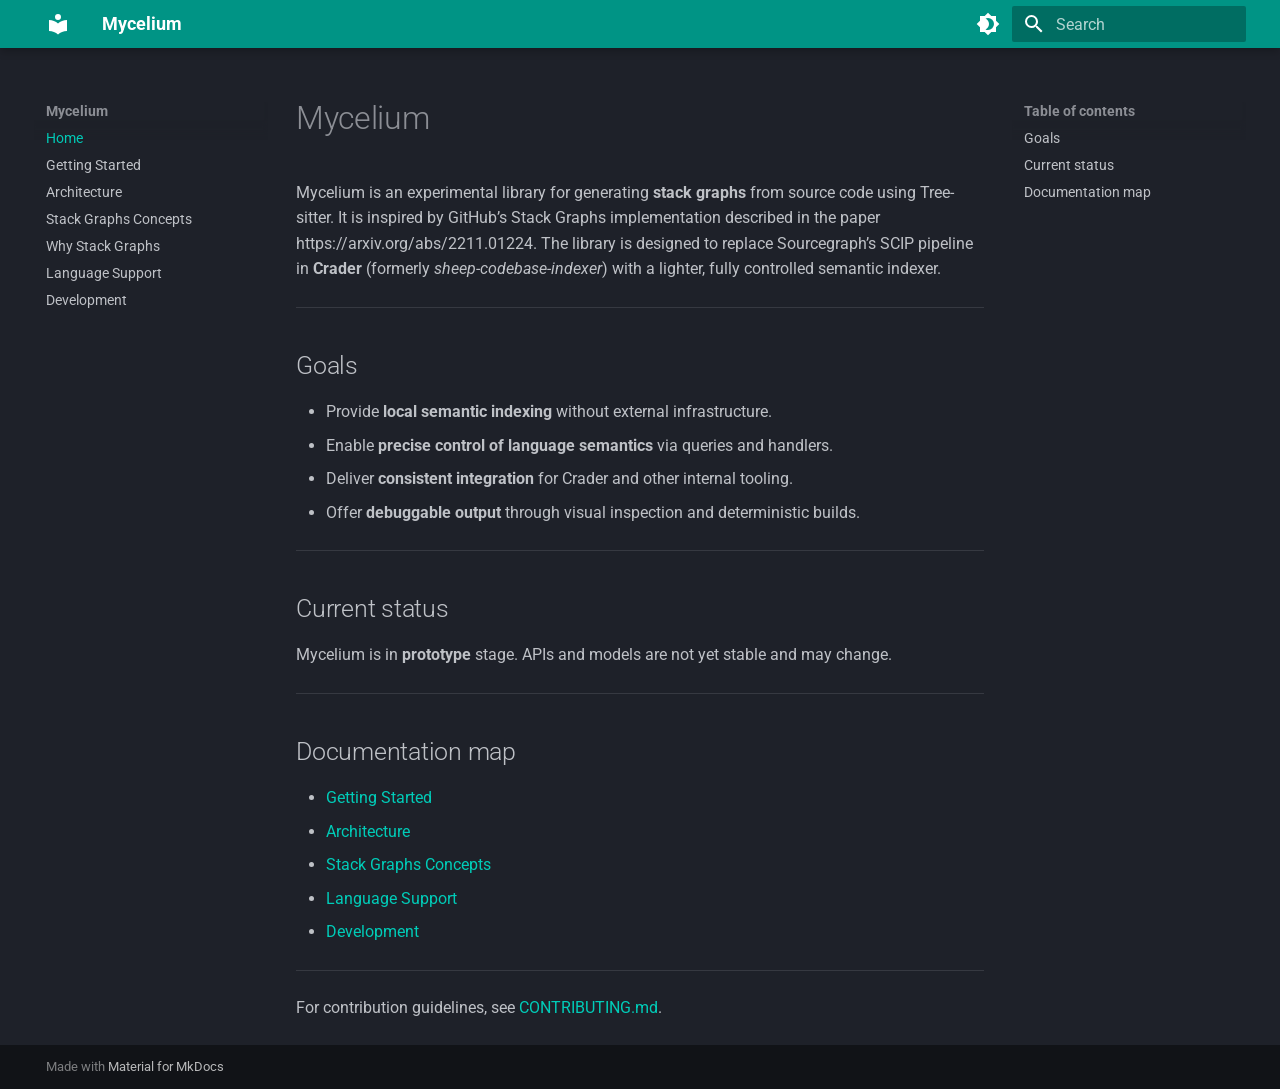
<file: index.html>
<!doctype html>
<html lang="en" class="no-js">
  <head>
    
      <meta charset="utf-8">
      <meta name="viewport" content="width=device-width,initial-scale=1">
      
        <meta name="description" content="Tree-sitter-based stack graphs for semantic indexing.">
      
      
        <meta name="author" content="Sheep Technologies">
      
      
        <link rel="canonical" href="https://sheeptechnologies.github.io/mycelium/">
      
      
      
        <link rel="next" href="getting-started/">
      
      
        
      
      
      <link rel="icon" href="assets/images/favicon.png">
      <meta name="generator" content="mkdocs-1.6.1, mkdocs-material-9.7.1">
    
    
      
        <title>Mycelium</title>
      
    
    
      <link rel="stylesheet" href="assets/stylesheets/main.484c7ddc.min.css">
      
        
        <link rel="stylesheet" href="assets/stylesheets/palette.ab4e12ef.min.css">
      
      


    
    
      
    
    
      
        
        
        <link rel="preconnect" href="https://fonts.gstatic.com" crossorigin>
        <link rel="stylesheet" href="https://fonts.googleapis.com/css?family=Roboto:300,300i,400,400i,700,700i%7CRoboto+Mono:400,400i,700,700i&display=fallback">
        <style>:root{--md-text-font:"Roboto";--md-code-font:"Roboto Mono"}</style>
      
    
    
    <script>__md_scope=new URL(".",location),__md_hash=e=>[...e].reduce(((e,_)=>(e<<5)-e+_.charCodeAt(0)),0),__md_get=(e,_=localStorage,t=__md_scope)=>JSON.parse(_.getItem(t.pathname+"."+e)),__md_set=(e,_,t=localStorage,a=__md_scope)=>{try{t.setItem(a.pathname+"."+e,JSON.stringify(_))}catch(e){}}</script>
    
      

    
    
  </head>
  
  
    
    
      
    
    
    
    
    <body dir="ltr" data-md-color-scheme="slate" data-md-color-primary="teal" data-md-color-accent="purple">
  
    
    <input class="md-toggle" data-md-toggle="drawer" type="checkbox" id="__drawer" autocomplete="off">
    <input class="md-toggle" data-md-toggle="search" type="checkbox" id="__search" autocomplete="off">
    <label class="md-overlay" for="__drawer"></label>
    <div data-md-component="skip">
      
        
        <a href="#mycelium" class="md-skip">
          Skip to content
        </a>
      
    </div>
    <div data-md-component="announce">
      
    </div>
    
    
      

  

<header class="md-header md-header--shadow" data-md-component="header">
  <nav class="md-header__inner md-grid" aria-label="Header">
    <a href="." title="Mycelium" class="md-header__button md-logo" aria-label="Mycelium" data-md-component="logo">
      
  
  <svg xmlns="http://www.w3.org/2000/svg" viewBox="0 0 24 24"><path d="M12 8a3 3 0 0 0 3-3 3 3 0 0 0-3-3 3 3 0 0 0-3 3 3 3 0 0 0 3 3m0 3.54C9.64 9.35 6.5 8 3 8v11c3.5 0 6.64 1.35 9 3.54 2.36-2.19 5.5-3.54 9-3.54V8c-3.5 0-6.64 1.35-9 3.54"/></svg>

    </a>
    <label class="md-header__button md-icon" for="__drawer">
      
      <svg xmlns="http://www.w3.org/2000/svg" viewBox="0 0 24 24"><path d="M3 6h18v2H3zm0 5h18v2H3zm0 5h18v2H3z"/></svg>
    </label>
    <div class="md-header__title" data-md-component="header-title">
      <div class="md-header__ellipsis">
        <div class="md-header__topic">
          <span class="md-ellipsis">
            Mycelium
          </span>
        </div>
        <div class="md-header__topic" data-md-component="header-topic">
          <span class="md-ellipsis">
            
              Home
            
          </span>
        </div>
      </div>
    </div>
    
      
        <form class="md-header__option" data-md-component="palette">
  
    
    
    
    <input class="md-option" data-md-color-media="" data-md-color-scheme="slate" data-md-color-primary="teal" data-md-color-accent="purple"  aria-label="Switch to light mode"  type="radio" name="__palette" id="__palette_0">
    
      <label class="md-header__button md-icon" title="Switch to light mode" for="__palette_1" hidden>
        <svg xmlns="http://www.w3.org/2000/svg" viewBox="0 0 24 24"><path d="M12 18c-.89 0-1.74-.2-2.5-.55C11.56 16.5 13 14.42 13 12s-1.44-4.5-3.5-5.45C10.26 6.2 11.11 6 12 6a6 6 0 0 1 6 6 6 6 0 0 1-6 6m8-9.31V4h-4.69L12 .69 8.69 4H4v4.69L.69 12 4 15.31V20h4.69L12 23.31 15.31 20H20v-4.69L23.31 12z"/></svg>
      </label>
    
  
    
    
    
    <input class="md-option" data-md-color-media="" data-md-color-scheme="default" data-md-color-primary="teal" data-md-color-accent="purple"  aria-label="Switch to dark mode"  type="radio" name="__palette" id="__palette_1">
    
      <label class="md-header__button md-icon" title="Switch to dark mode" for="__palette_0" hidden>
        <svg xmlns="http://www.w3.org/2000/svg" viewBox="0 0 24 24"><path d="M12 8a4 4 0 0 0-4 4 4 4 0 0 0 4 4 4 4 0 0 0 4-4 4 4 0 0 0-4-4m0 10a6 6 0 0 1-6-6 6 6 0 0 1 6-6 6 6 0 0 1 6 6 6 6 0 0 1-6 6m8-9.31V4h-4.69L12 .69 8.69 4H4v4.69L.69 12 4 15.31V20h4.69L12 23.31 15.31 20H20v-4.69L23.31 12z"/></svg>
      </label>
    
  
</form>
      
    
    
      <script>var palette=__md_get("__palette");if(palette&&palette.color){if("(prefers-color-scheme)"===palette.color.media){var media=matchMedia("(prefers-color-scheme: light)"),input=document.querySelector(media.matches?"[data-md-color-media='(prefers-color-scheme: light)']":"[data-md-color-media='(prefers-color-scheme: dark)']");palette.color.media=input.getAttribute("data-md-color-media"),palette.color.scheme=input.getAttribute("data-md-color-scheme"),palette.color.primary=input.getAttribute("data-md-color-primary"),palette.color.accent=input.getAttribute("data-md-color-accent")}for(var[key,value]of Object.entries(palette.color))document.body.setAttribute("data-md-color-"+key,value)}</script>
    
    
    
      
      
        <label class="md-header__button md-icon" for="__search">
          
          <svg xmlns="http://www.w3.org/2000/svg" viewBox="0 0 24 24"><path d="M9.5 3A6.5 6.5 0 0 1 16 9.5c0 1.61-.59 3.09-1.56 4.23l.27.27h.79l5 5-1.5 1.5-5-5v-.79l-.27-.27A6.52 6.52 0 0 1 9.5 16 6.5 6.5 0 0 1 3 9.5 6.5 6.5 0 0 1 9.5 3m0 2C7 5 5 7 5 9.5S7 14 9.5 14 14 12 14 9.5 12 5 9.5 5"/></svg>
        </label>
        <div class="md-search" data-md-component="search" role="dialog">
  <label class="md-search__overlay" for="__search"></label>
  <div class="md-search__inner" role="search">
    <form class="md-search__form" name="search">
      <input type="text" class="md-search__input" name="query" aria-label="Search" placeholder="Search" autocapitalize="off" autocorrect="off" autocomplete="off" spellcheck="false" data-md-component="search-query" required>
      <label class="md-search__icon md-icon" for="__search">
        
        <svg xmlns="http://www.w3.org/2000/svg" viewBox="0 0 24 24"><path d="M9.5 3A6.5 6.5 0 0 1 16 9.5c0 1.61-.59 3.09-1.56 4.23l.27.27h.79l5 5-1.5 1.5-5-5v-.79l-.27-.27A6.52 6.52 0 0 1 9.5 16 6.5 6.5 0 0 1 3 9.5 6.5 6.5 0 0 1 9.5 3m0 2C7 5 5 7 5 9.5S7 14 9.5 14 14 12 14 9.5 12 5 9.5 5"/></svg>
        
        <svg xmlns="http://www.w3.org/2000/svg" viewBox="0 0 24 24"><path d="M20 11v2H8l5.5 5.5-1.42 1.42L4.16 12l7.92-7.92L13.5 5.5 8 11z"/></svg>
      </label>
      <nav class="md-search__options" aria-label="Search">
        
        <button type="reset" class="md-search__icon md-icon" title="Clear" aria-label="Clear" tabindex="-1">
          
          <svg xmlns="http://www.w3.org/2000/svg" viewBox="0 0 24 24"><path d="M19 6.41 17.59 5 12 10.59 6.41 5 5 6.41 10.59 12 5 17.59 6.41 19 12 13.41 17.59 19 19 17.59 13.41 12z"/></svg>
        </button>
      </nav>
      
    </form>
    <div class="md-search__output">
      <div class="md-search__scrollwrap" tabindex="0" data-md-scrollfix>
        <div class="md-search-result" data-md-component="search-result">
          <div class="md-search-result__meta">
            Initializing search
          </div>
          <ol class="md-search-result__list" role="presentation"></ol>
        </div>
      </div>
    </div>
  </div>
</div>
      
    
    
  </nav>
  
</header>
    
    <div class="md-container" data-md-component="container">
      
      
        
          
        
      
      <main class="md-main" data-md-component="main">
        <div class="md-main__inner md-grid">
          
            
              
              <div class="md-sidebar md-sidebar--primary" data-md-component="sidebar" data-md-type="navigation" >
                <div class="md-sidebar__scrollwrap">
                  <div class="md-sidebar__inner">
                    



<nav class="md-nav md-nav--primary" aria-label="Navigation" data-md-level="0">
  <label class="md-nav__title" for="__drawer">
    <a href="." title="Mycelium" class="md-nav__button md-logo" aria-label="Mycelium" data-md-component="logo">
      
  
  <svg xmlns="http://www.w3.org/2000/svg" viewBox="0 0 24 24"><path d="M12 8a3 3 0 0 0 3-3 3 3 0 0 0-3-3 3 3 0 0 0-3 3 3 3 0 0 0 3 3m0 3.54C9.64 9.35 6.5 8 3 8v11c3.5 0 6.64 1.35 9 3.54 2.36-2.19 5.5-3.54 9-3.54V8c-3.5 0-6.64 1.35-9 3.54"/></svg>

    </a>
    Mycelium
  </label>
  
  <ul class="md-nav__list" data-md-scrollfix>
    
      
      
  
  
    
  
  
  
    <li class="md-nav__item md-nav__item--active">
      
      <input class="md-nav__toggle md-toggle" type="checkbox" id="__toc">
      
      
        
      
      
        <label class="md-nav__link md-nav__link--active" for="__toc">
          
  
  
  <span class="md-ellipsis">
    
  
    Home
  

    
  </span>
  
  

          <span class="md-nav__icon md-icon"></span>
        </label>
      
      <a href="." class="md-nav__link md-nav__link--active">
        
  
  
  <span class="md-ellipsis">
    
  
    Home
  

    
  </span>
  
  

      </a>
      
        

<nav class="md-nav md-nav--secondary" aria-label="Table of contents">
  
  
  
    
  
  
    <label class="md-nav__title" for="__toc">
      <span class="md-nav__icon md-icon"></span>
      Table of contents
    </label>
    <ul class="md-nav__list" data-md-component="toc" data-md-scrollfix>
      
        <li class="md-nav__item">
  <a href="#goals" class="md-nav__link">
    <span class="md-ellipsis">
      
        Goals
      
    </span>
  </a>
  
</li>
      
        <li class="md-nav__item">
  <a href="#current-status" class="md-nav__link">
    <span class="md-ellipsis">
      
        Current status
      
    </span>
  </a>
  
</li>
      
        <li class="md-nav__item">
  <a href="#documentation-map" class="md-nav__link">
    <span class="md-ellipsis">
      
        Documentation map
      
    </span>
  </a>
  
</li>
      
    </ul>
  
</nav>
      
    </li>
  

    
      
      
  
  
  
  
    <li class="md-nav__item">
      <a href="getting-started/" class="md-nav__link">
        
  
  
  <span class="md-ellipsis">
    
  
    Getting Started
  

    
  </span>
  
  

      </a>
    </li>
  

    
      
      
  
  
  
  
    <li class="md-nav__item">
      <a href="architecture/" class="md-nav__link">
        
  
  
  <span class="md-ellipsis">
    
  
    Architecture
  

    
  </span>
  
  

      </a>
    </li>
  

    
      
      
  
  
  
  
    <li class="md-nav__item">
      <a href="stack-graphs/" class="md-nav__link">
        
  
  
  <span class="md-ellipsis">
    
  
    Stack Graphs Concepts
  

    
  </span>
  
  

      </a>
    </li>
  

    
      
      
  
  
  
  
    <li class="md-nav__item">
      <a href="why-stack-graphs/" class="md-nav__link">
        
  
  
  <span class="md-ellipsis">
    
  
    Why Stack Graphs
  

    
  </span>
  
  

      </a>
    </li>
  

    
      
      
  
  
  
  
    <li class="md-nav__item">
      <a href="language-support/" class="md-nav__link">
        
  
  
  <span class="md-ellipsis">
    
  
    Language Support
  

    
  </span>
  
  

      </a>
    </li>
  

    
      
      
  
  
  
  
    <li class="md-nav__item">
      <a href="development/" class="md-nav__link">
        
  
  
  <span class="md-ellipsis">
    
  
    Development
  

    
  </span>
  
  

      </a>
    </li>
  

    
  </ul>
</nav>
                  </div>
                </div>
              </div>
            
            
              
              <div class="md-sidebar md-sidebar--secondary" data-md-component="sidebar" data-md-type="toc" >
                <div class="md-sidebar__scrollwrap">
                  <div class="md-sidebar__inner">
                    

<nav class="md-nav md-nav--secondary" aria-label="Table of contents">
  
  
  
    
  
  
    <label class="md-nav__title" for="__toc">
      <span class="md-nav__icon md-icon"></span>
      Table of contents
    </label>
    <ul class="md-nav__list" data-md-component="toc" data-md-scrollfix>
      
        <li class="md-nav__item">
  <a href="#goals" class="md-nav__link">
    <span class="md-ellipsis">
      
        Goals
      
    </span>
  </a>
  
</li>
      
        <li class="md-nav__item">
  <a href="#current-status" class="md-nav__link">
    <span class="md-ellipsis">
      
        Current status
      
    </span>
  </a>
  
</li>
      
        <li class="md-nav__item">
  <a href="#documentation-map" class="md-nav__link">
    <span class="md-ellipsis">
      
        Documentation map
      
    </span>
  </a>
  
</li>
      
    </ul>
  
</nav>
                  </div>
                </div>
              </div>
            
          
          
            <div class="md-content" data-md-component="content">
              
              <article class="md-content__inner md-typeset">
                
                  



<h1 id="mycelium">Mycelium<a class="headerlink" href="#mycelium" title="Permanent link">&para;</a></h1>
<p>Mycelium is an experimental library for generating <strong>stack graphs</strong> from source code using Tree-sitter. It is inspired by GitHub’s Stack Graphs implementation described in the paper https://arxiv.org/abs/2211.01224. The library is designed to replace Sourcegraph’s SCIP pipeline in <strong>Crader</strong> (formerly <em>sheep-codebase-indexer</em>) with a lighter, fully controlled semantic indexer.</p>
<hr />
<h2 id="goals">Goals<a class="headerlink" href="#goals" title="Permanent link">&para;</a></h2>
<ul>
<li>Provide <strong>local semantic indexing</strong> without external infrastructure.</li>
<li>Enable <strong>precise control of language semantics</strong> via queries and handlers.</li>
<li>Deliver <strong>consistent integration</strong> for Crader and other internal tooling.</li>
<li>Offer <strong>debuggable output</strong> through visual inspection and deterministic builds.</li>
</ul>
<hr />
<h2 id="current-status">Current status<a class="headerlink" href="#current-status" title="Permanent link">&para;</a></h2>
<p>Mycelium is in <strong>prototype</strong> stage. APIs and models are not yet stable and may change.</p>
<hr />
<h2 id="documentation-map">Documentation map<a class="headerlink" href="#documentation-map" title="Permanent link">&para;</a></h2>
<ul>
<li><a href="getting-started/">Getting Started</a></li>
<li><a href="architecture/">Architecture</a></li>
<li><a href="stack-graphs/">Stack Graphs Concepts</a></li>
<li><a href="language-support/">Language Support</a></li>
<li><a href="development/">Development</a></li>
</ul>
<hr />
<p>For contribution guidelines, see <a href="../CONTRIBUTING.md">CONTRIBUTING.md</a>.</p>












                
              </article>
            </div>
          
          
<script>var target=document.getElementById(location.hash.slice(1));target&&target.name&&(target.checked=target.name.startsWith("__tabbed_"))</script>
        </div>
        
      </main>
      
        <footer class="md-footer">
  
  <div class="md-footer-meta md-typeset">
    <div class="md-footer-meta__inner md-grid">
      <div class="md-copyright">
  
  
    Made with
    <a href="https://squidfunk.github.io/mkdocs-material/" target="_blank" rel="noopener">
      Material for MkDocs
    </a>
  
</div>
      
    </div>
  </div>
</footer>
      
    </div>
    <div class="md-dialog" data-md-component="dialog">
      <div class="md-dialog__inner md-typeset"></div>
    </div>
    
    
    
      
      
      <script id="__config" type="application/json">{"annotate": null, "base": ".", "features": ["navigation.instant", "navigation.tracking", "navigation.sections", "navigation.expand", "content.code.copy"], "search": "assets/javascripts/workers/search.2c215733.min.js", "tags": null, "translations": {"clipboard.copied": "Copied to clipboard", "clipboard.copy": "Copy to clipboard", "search.result.more.one": "1 more on this page", "search.result.more.other": "# more on this page", "search.result.none": "No matching documents", "search.result.one": "1 matching document", "search.result.other": "# matching documents", "search.result.placeholder": "Type to start searching", "search.result.term.missing": "Missing", "select.version": "Select version"}, "version": null}</script>
    
    
      <script src="assets/javascripts/bundle.79ae519e.min.js"></script>
      
    
  </body>
</html>
</file>
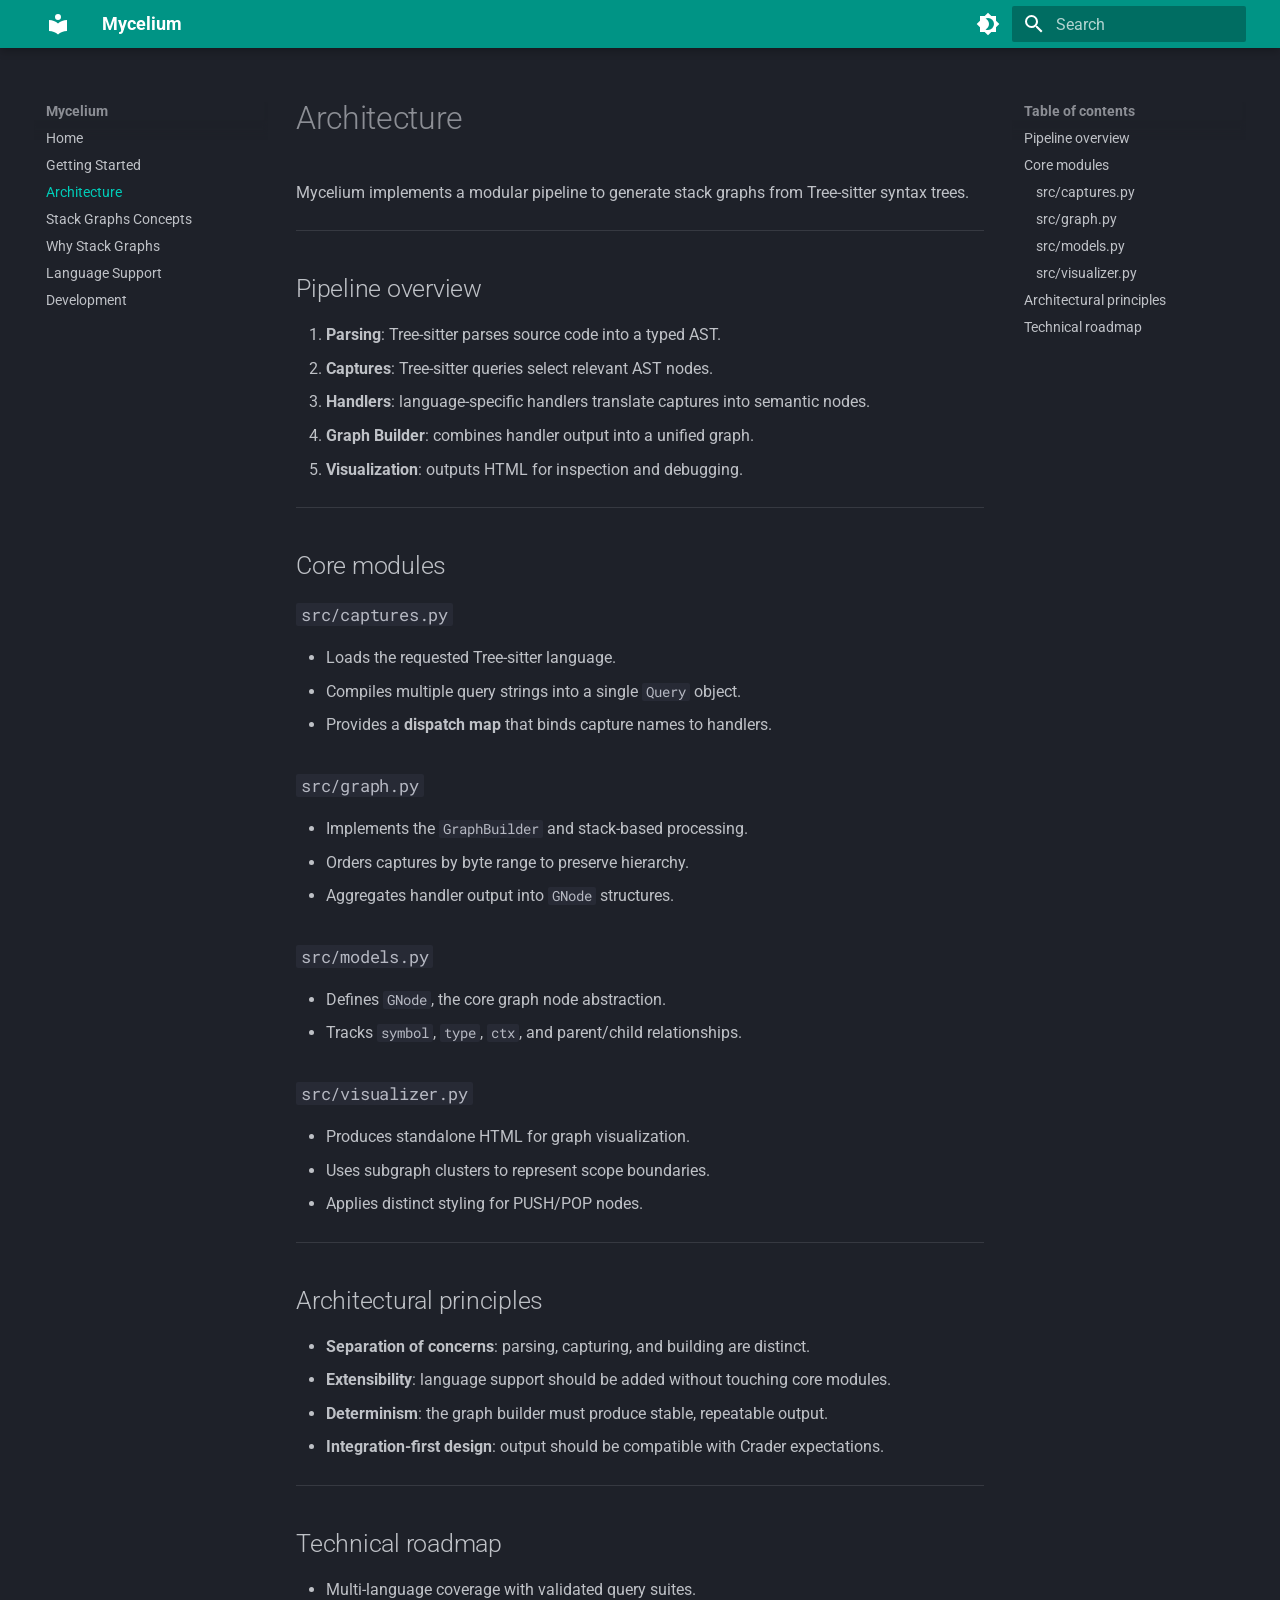
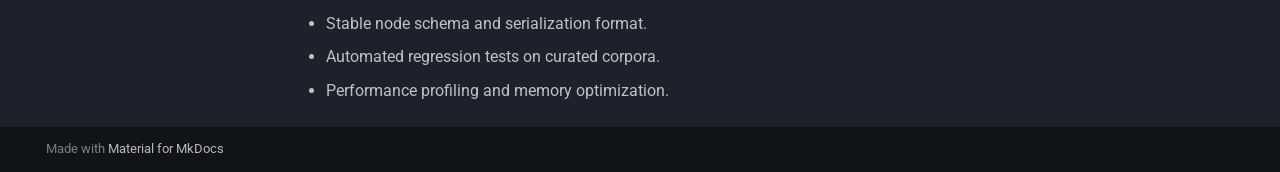
<file: architecture/index.html>
<!doctype html>
<html lang="en" class="no-js">
  <head>
    
      <meta charset="utf-8">
      <meta name="viewport" content="width=device-width,initial-scale=1">
      
        <meta name="description" content="Tree-sitter-based stack graphs for semantic indexing.">
      
      
        <meta name="author" content="Sheep Technologies">
      
      
        <link rel="canonical" href="https://sheeptechnologies.github.io/mycelium/architecture/">
      
      
        <link rel="prev" href="../getting-started/">
      
      
        <link rel="next" href="../stack-graphs/">
      
      
        
      
      
      <link rel="icon" href="../assets/images/favicon.png">
      <meta name="generator" content="mkdocs-1.6.1, mkdocs-material-9.7.1">
    
    
      
        <title>Architecture - Mycelium</title>
      
    
    
      <link rel="stylesheet" href="../assets/stylesheets/main.484c7ddc.min.css">
      
        
        <link rel="stylesheet" href="../assets/stylesheets/palette.ab4e12ef.min.css">
      
      


    
    
      
    
    
      
        
        
        <link rel="preconnect" href="https://fonts.gstatic.com" crossorigin>
        <link rel="stylesheet" href="https://fonts.googleapis.com/css?family=Roboto:300,300i,400,400i,700,700i%7CRoboto+Mono:400,400i,700,700i&display=fallback">
        <style>:root{--md-text-font:"Roboto";--md-code-font:"Roboto Mono"}</style>
      
    
    
    <script>__md_scope=new URL("..",location),__md_hash=e=>[...e].reduce(((e,_)=>(e<<5)-e+_.charCodeAt(0)),0),__md_get=(e,_=localStorage,t=__md_scope)=>JSON.parse(_.getItem(t.pathname+"."+e)),__md_set=(e,_,t=localStorage,a=__md_scope)=>{try{t.setItem(a.pathname+"."+e,JSON.stringify(_))}catch(e){}}</script>
    
      

    
    
  </head>
  
  
    
    
      
    
    
    
    
    <body dir="ltr" data-md-color-scheme="slate" data-md-color-primary="teal" data-md-color-accent="purple">
  
    
    <input class="md-toggle" data-md-toggle="drawer" type="checkbox" id="__drawer" autocomplete="off">
    <input class="md-toggle" data-md-toggle="search" type="checkbox" id="__search" autocomplete="off">
    <label class="md-overlay" for="__drawer"></label>
    <div data-md-component="skip">
      
        
        <a href="#architecture" class="md-skip">
          Skip to content
        </a>
      
    </div>
    <div data-md-component="announce">
      
    </div>
    
    
      

  

<header class="md-header md-header--shadow" data-md-component="header">
  <nav class="md-header__inner md-grid" aria-label="Header">
    <a href=".." title="Mycelium" class="md-header__button md-logo" aria-label="Mycelium" data-md-component="logo">
      
  
  <svg xmlns="http://www.w3.org/2000/svg" viewBox="0 0 24 24"><path d="M12 8a3 3 0 0 0 3-3 3 3 0 0 0-3-3 3 3 0 0 0-3 3 3 3 0 0 0 3 3m0 3.54C9.64 9.35 6.5 8 3 8v11c3.5 0 6.64 1.35 9 3.54 2.36-2.19 5.5-3.54 9-3.54V8c-3.5 0-6.64 1.35-9 3.54"/></svg>

    </a>
    <label class="md-header__button md-icon" for="__drawer">
      
      <svg xmlns="http://www.w3.org/2000/svg" viewBox="0 0 24 24"><path d="M3 6h18v2H3zm0 5h18v2H3zm0 5h18v2H3z"/></svg>
    </label>
    <div class="md-header__title" data-md-component="header-title">
      <div class="md-header__ellipsis">
        <div class="md-header__topic">
          <span class="md-ellipsis">
            Mycelium
          </span>
        </div>
        <div class="md-header__topic" data-md-component="header-topic">
          <span class="md-ellipsis">
            
              Architecture
            
          </span>
        </div>
      </div>
    </div>
    
      
        <form class="md-header__option" data-md-component="palette">
  
    
    
    
    <input class="md-option" data-md-color-media="" data-md-color-scheme="slate" data-md-color-primary="teal" data-md-color-accent="purple"  aria-label="Switch to light mode"  type="radio" name="__palette" id="__palette_0">
    
      <label class="md-header__button md-icon" title="Switch to light mode" for="__palette_1" hidden>
        <svg xmlns="http://www.w3.org/2000/svg" viewBox="0 0 24 24"><path d="M12 18c-.89 0-1.74-.2-2.5-.55C11.56 16.5 13 14.42 13 12s-1.44-4.5-3.5-5.45C10.26 6.2 11.11 6 12 6a6 6 0 0 1 6 6 6 6 0 0 1-6 6m8-9.31V4h-4.69L12 .69 8.69 4H4v4.69L.69 12 4 15.31V20h4.69L12 23.31 15.31 20H20v-4.69L23.31 12z"/></svg>
      </label>
    
  
    
    
    
    <input class="md-option" data-md-color-media="" data-md-color-scheme="default" data-md-color-primary="teal" data-md-color-accent="purple"  aria-label="Switch to dark mode"  type="radio" name="__palette" id="__palette_1">
    
      <label class="md-header__button md-icon" title="Switch to dark mode" for="__palette_0" hidden>
        <svg xmlns="http://www.w3.org/2000/svg" viewBox="0 0 24 24"><path d="M12 8a4 4 0 0 0-4 4 4 4 0 0 0 4 4 4 4 0 0 0 4-4 4 4 0 0 0-4-4m0 10a6 6 0 0 1-6-6 6 6 0 0 1 6-6 6 6 0 0 1 6 6 6 6 0 0 1-6 6m8-9.31V4h-4.69L12 .69 8.69 4H4v4.69L.69 12 4 15.31V20h4.69L12 23.31 15.31 20H20v-4.69L23.31 12z"/></svg>
      </label>
    
  
</form>
      
    
    
      <script>var palette=__md_get("__palette");if(palette&&palette.color){if("(prefers-color-scheme)"===palette.color.media){var media=matchMedia("(prefers-color-scheme: light)"),input=document.querySelector(media.matches?"[data-md-color-media='(prefers-color-scheme: light)']":"[data-md-color-media='(prefers-color-scheme: dark)']");palette.color.media=input.getAttribute("data-md-color-media"),palette.color.scheme=input.getAttribute("data-md-color-scheme"),palette.color.primary=input.getAttribute("data-md-color-primary"),palette.color.accent=input.getAttribute("data-md-color-accent")}for(var[key,value]of Object.entries(palette.color))document.body.setAttribute("data-md-color-"+key,value)}</script>
    
    
    
      
      
        <label class="md-header__button md-icon" for="__search">
          
          <svg xmlns="http://www.w3.org/2000/svg" viewBox="0 0 24 24"><path d="M9.5 3A6.5 6.5 0 0 1 16 9.5c0 1.61-.59 3.09-1.56 4.23l.27.27h.79l5 5-1.5 1.5-5-5v-.79l-.27-.27A6.52 6.52 0 0 1 9.5 16 6.5 6.5 0 0 1 3 9.5 6.5 6.5 0 0 1 9.5 3m0 2C7 5 5 7 5 9.5S7 14 9.5 14 14 12 14 9.5 12 5 9.5 5"/></svg>
        </label>
        <div class="md-search" data-md-component="search" role="dialog">
  <label class="md-search__overlay" for="__search"></label>
  <div class="md-search__inner" role="search">
    <form class="md-search__form" name="search">
      <input type="text" class="md-search__input" name="query" aria-label="Search" placeholder="Search" autocapitalize="off" autocorrect="off" autocomplete="off" spellcheck="false" data-md-component="search-query" required>
      <label class="md-search__icon md-icon" for="__search">
        
        <svg xmlns="http://www.w3.org/2000/svg" viewBox="0 0 24 24"><path d="M9.5 3A6.5 6.5 0 0 1 16 9.5c0 1.61-.59 3.09-1.56 4.23l.27.27h.79l5 5-1.5 1.5-5-5v-.79l-.27-.27A6.52 6.52 0 0 1 9.5 16 6.5 6.5 0 0 1 3 9.5 6.5 6.5 0 0 1 9.5 3m0 2C7 5 5 7 5 9.5S7 14 9.5 14 14 12 14 9.5 12 5 9.5 5"/></svg>
        
        <svg xmlns="http://www.w3.org/2000/svg" viewBox="0 0 24 24"><path d="M20 11v2H8l5.5 5.5-1.42 1.42L4.16 12l7.92-7.92L13.5 5.5 8 11z"/></svg>
      </label>
      <nav class="md-search__options" aria-label="Search">
        
        <button type="reset" class="md-search__icon md-icon" title="Clear" aria-label="Clear" tabindex="-1">
          
          <svg xmlns="http://www.w3.org/2000/svg" viewBox="0 0 24 24"><path d="M19 6.41 17.59 5 12 10.59 6.41 5 5 6.41 10.59 12 5 17.59 6.41 19 12 13.41 17.59 19 19 17.59 13.41 12z"/></svg>
        </button>
      </nav>
      
    </form>
    <div class="md-search__output">
      <div class="md-search__scrollwrap" tabindex="0" data-md-scrollfix>
        <div class="md-search-result" data-md-component="search-result">
          <div class="md-search-result__meta">
            Initializing search
          </div>
          <ol class="md-search-result__list" role="presentation"></ol>
        </div>
      </div>
    </div>
  </div>
</div>
      
    
    
  </nav>
  
</header>
    
    <div class="md-container" data-md-component="container">
      
      
        
          
        
      
      <main class="md-main" data-md-component="main">
        <div class="md-main__inner md-grid">
          
            
              
              <div class="md-sidebar md-sidebar--primary" data-md-component="sidebar" data-md-type="navigation" >
                <div class="md-sidebar__scrollwrap">
                  <div class="md-sidebar__inner">
                    



<nav class="md-nav md-nav--primary" aria-label="Navigation" data-md-level="0">
  <label class="md-nav__title" for="__drawer">
    <a href=".." title="Mycelium" class="md-nav__button md-logo" aria-label="Mycelium" data-md-component="logo">
      
  
  <svg xmlns="http://www.w3.org/2000/svg" viewBox="0 0 24 24"><path d="M12 8a3 3 0 0 0 3-3 3 3 0 0 0-3-3 3 3 0 0 0-3 3 3 3 0 0 0 3 3m0 3.54C9.64 9.35 6.5 8 3 8v11c3.5 0 6.64 1.35 9 3.54 2.36-2.19 5.5-3.54 9-3.54V8c-3.5 0-6.64 1.35-9 3.54"/></svg>

    </a>
    Mycelium
  </label>
  
  <ul class="md-nav__list" data-md-scrollfix>
    
      
      
  
  
  
  
    <li class="md-nav__item">
      <a href=".." class="md-nav__link">
        
  
  
  <span class="md-ellipsis">
    
  
    Home
  

    
  </span>
  
  

      </a>
    </li>
  

    
      
      
  
  
  
  
    <li class="md-nav__item">
      <a href="../getting-started/" class="md-nav__link">
        
  
  
  <span class="md-ellipsis">
    
  
    Getting Started
  

    
  </span>
  
  

      </a>
    </li>
  

    
      
      
  
  
    
  
  
  
    <li class="md-nav__item md-nav__item--active">
      
      <input class="md-nav__toggle md-toggle" type="checkbox" id="__toc">
      
      
        
      
      
        <label class="md-nav__link md-nav__link--active" for="__toc">
          
  
  
  <span class="md-ellipsis">
    
  
    Architecture
  

    
  </span>
  
  

          <span class="md-nav__icon md-icon"></span>
        </label>
      
      <a href="./" class="md-nav__link md-nav__link--active">
        
  
  
  <span class="md-ellipsis">
    
  
    Architecture
  

    
  </span>
  
  

      </a>
      
        

<nav class="md-nav md-nav--secondary" aria-label="Table of contents">
  
  
  
    
  
  
    <label class="md-nav__title" for="__toc">
      <span class="md-nav__icon md-icon"></span>
      Table of contents
    </label>
    <ul class="md-nav__list" data-md-component="toc" data-md-scrollfix>
      
        <li class="md-nav__item">
  <a href="#pipeline-overview" class="md-nav__link">
    <span class="md-ellipsis">
      
        Pipeline overview
      
    </span>
  </a>
  
</li>
      
        <li class="md-nav__item">
  <a href="#core-modules" class="md-nav__link">
    <span class="md-ellipsis">
      
        Core modules
      
    </span>
  </a>
  
    <nav class="md-nav" aria-label="Core modules">
      <ul class="md-nav__list">
        
          <li class="md-nav__item">
  <a href="#srccapturespy" class="md-nav__link">
    <span class="md-ellipsis">
      
        src/captures.py
      
    </span>
  </a>
  
</li>
        
          <li class="md-nav__item">
  <a href="#srcgraphpy" class="md-nav__link">
    <span class="md-ellipsis">
      
        src/graph.py
      
    </span>
  </a>
  
</li>
        
          <li class="md-nav__item">
  <a href="#srcmodelspy" class="md-nav__link">
    <span class="md-ellipsis">
      
        src/models.py
      
    </span>
  </a>
  
</li>
        
          <li class="md-nav__item">
  <a href="#srcvisualizerpy" class="md-nav__link">
    <span class="md-ellipsis">
      
        src/visualizer.py
      
    </span>
  </a>
  
</li>
        
      </ul>
    </nav>
  
</li>
      
        <li class="md-nav__item">
  <a href="#architectural-principles" class="md-nav__link">
    <span class="md-ellipsis">
      
        Architectural principles
      
    </span>
  </a>
  
</li>
      
        <li class="md-nav__item">
  <a href="#technical-roadmap" class="md-nav__link">
    <span class="md-ellipsis">
      
        Technical roadmap
      
    </span>
  </a>
  
</li>
      
    </ul>
  
</nav>
      
    </li>
  

    
      
      
  
  
  
  
    <li class="md-nav__item">
      <a href="../stack-graphs/" class="md-nav__link">
        
  
  
  <span class="md-ellipsis">
    
  
    Stack Graphs Concepts
  

    
  </span>
  
  

      </a>
    </li>
  

    
      
      
  
  
  
  
    <li class="md-nav__item">
      <a href="../why-stack-graphs/" class="md-nav__link">
        
  
  
  <span class="md-ellipsis">
    
  
    Why Stack Graphs
  

    
  </span>
  
  

      </a>
    </li>
  

    
      
      
  
  
  
  
    <li class="md-nav__item">
      <a href="../language-support/" class="md-nav__link">
        
  
  
  <span class="md-ellipsis">
    
  
    Language Support
  

    
  </span>
  
  

      </a>
    </li>
  

    
      
      
  
  
  
  
    <li class="md-nav__item">
      <a href="../development/" class="md-nav__link">
        
  
  
  <span class="md-ellipsis">
    
  
    Development
  

    
  </span>
  
  

      </a>
    </li>
  

    
  </ul>
</nav>
                  </div>
                </div>
              </div>
            
            
              
              <div class="md-sidebar md-sidebar--secondary" data-md-component="sidebar" data-md-type="toc" >
                <div class="md-sidebar__scrollwrap">
                  <div class="md-sidebar__inner">
                    

<nav class="md-nav md-nav--secondary" aria-label="Table of contents">
  
  
  
    
  
  
    <label class="md-nav__title" for="__toc">
      <span class="md-nav__icon md-icon"></span>
      Table of contents
    </label>
    <ul class="md-nav__list" data-md-component="toc" data-md-scrollfix>
      
        <li class="md-nav__item">
  <a href="#pipeline-overview" class="md-nav__link">
    <span class="md-ellipsis">
      
        Pipeline overview
      
    </span>
  </a>
  
</li>
      
        <li class="md-nav__item">
  <a href="#core-modules" class="md-nav__link">
    <span class="md-ellipsis">
      
        Core modules
      
    </span>
  </a>
  
    <nav class="md-nav" aria-label="Core modules">
      <ul class="md-nav__list">
        
          <li class="md-nav__item">
  <a href="#srccapturespy" class="md-nav__link">
    <span class="md-ellipsis">
      
        src/captures.py
      
    </span>
  </a>
  
</li>
        
          <li class="md-nav__item">
  <a href="#srcgraphpy" class="md-nav__link">
    <span class="md-ellipsis">
      
        src/graph.py
      
    </span>
  </a>
  
</li>
        
          <li class="md-nav__item">
  <a href="#srcmodelspy" class="md-nav__link">
    <span class="md-ellipsis">
      
        src/models.py
      
    </span>
  </a>
  
</li>
        
          <li class="md-nav__item">
  <a href="#srcvisualizerpy" class="md-nav__link">
    <span class="md-ellipsis">
      
        src/visualizer.py
      
    </span>
  </a>
  
</li>
        
      </ul>
    </nav>
  
</li>
      
        <li class="md-nav__item">
  <a href="#architectural-principles" class="md-nav__link">
    <span class="md-ellipsis">
      
        Architectural principles
      
    </span>
  </a>
  
</li>
      
        <li class="md-nav__item">
  <a href="#technical-roadmap" class="md-nav__link">
    <span class="md-ellipsis">
      
        Technical roadmap
      
    </span>
  </a>
  
</li>
      
    </ul>
  
</nav>
                  </div>
                </div>
              </div>
            
          
          
            <div class="md-content" data-md-component="content">
              
              <article class="md-content__inner md-typeset">
                
                  



<h1 id="architecture">Architecture<a class="headerlink" href="#architecture" title="Permanent link">&para;</a></h1>
<p>Mycelium implements a modular pipeline to generate stack graphs from Tree-sitter syntax trees.</p>
<hr />
<h2 id="pipeline-overview">Pipeline overview<a class="headerlink" href="#pipeline-overview" title="Permanent link">&para;</a></h2>
<ol>
<li><strong>Parsing</strong>: Tree-sitter parses source code into a typed AST.</li>
<li><strong>Captures</strong>: Tree-sitter queries select relevant AST nodes.</li>
<li><strong>Handlers</strong>: language-specific handlers translate captures into semantic nodes.</li>
<li><strong>Graph Builder</strong>: combines handler output into a unified graph.</li>
<li><strong>Visualization</strong>: outputs HTML for inspection and debugging.</li>
</ol>
<hr />
<h2 id="core-modules">Core modules<a class="headerlink" href="#core-modules" title="Permanent link">&para;</a></h2>
<h3 id="srccapturespy"><code>src/captures.py</code><a class="headerlink" href="#srccapturespy" title="Permanent link">&para;</a></h3>
<ul>
<li>Loads the requested Tree-sitter language.</li>
<li>Compiles multiple query strings into a single <code>Query</code> object.</li>
<li>Provides a <strong>dispatch map</strong> that binds capture names to handlers.</li>
</ul>
<h3 id="srcgraphpy"><code>src/graph.py</code><a class="headerlink" href="#srcgraphpy" title="Permanent link">&para;</a></h3>
<ul>
<li>Implements the <code>GraphBuilder</code> and stack-based processing.</li>
<li>Orders captures by byte range to preserve hierarchy.</li>
<li>Aggregates handler output into <code>GNode</code> structures.</li>
</ul>
<h3 id="srcmodelspy"><code>src/models.py</code><a class="headerlink" href="#srcmodelspy" title="Permanent link">&para;</a></h3>
<ul>
<li>Defines <code>GNode</code>, the core graph node abstraction.</li>
<li>Tracks <code>symbol</code>, <code>type</code>, <code>ctx</code>, and parent/child relationships.</li>
</ul>
<h3 id="srcvisualizerpy"><code>src/visualizer.py</code><a class="headerlink" href="#srcvisualizerpy" title="Permanent link">&para;</a></h3>
<ul>
<li>Produces standalone HTML for graph visualization.</li>
<li>Uses subgraph clusters to represent scope boundaries.</li>
<li>Applies distinct styling for PUSH/POP nodes.</li>
</ul>
<hr />
<h2 id="architectural-principles">Architectural principles<a class="headerlink" href="#architectural-principles" title="Permanent link">&para;</a></h2>
<ul>
<li><strong>Separation of concerns</strong>: parsing, capturing, and building are distinct.</li>
<li><strong>Extensibility</strong>: language support should be added without touching core modules.</li>
<li><strong>Determinism</strong>: the graph builder must produce stable, repeatable output.</li>
<li><strong>Integration-first design</strong>: output should be compatible with Crader expectations.</li>
</ul>
<hr />
<h2 id="technical-roadmap">Technical roadmap<a class="headerlink" href="#technical-roadmap" title="Permanent link">&para;</a></h2>
<ul>
<li>Multi-language coverage with validated query suites.</li>
<li>Stable node schema and serialization format.</li>
<li>Automated regression tests on curated corpora.</li>
<li>Performance profiling and memory optimization.</li>
</ul>












                
              </article>
            </div>
          
          
<script>var target=document.getElementById(location.hash.slice(1));target&&target.name&&(target.checked=target.name.startsWith("__tabbed_"))</script>
        </div>
        
      </main>
      
        <footer class="md-footer">
  
  <div class="md-footer-meta md-typeset">
    <div class="md-footer-meta__inner md-grid">
      <div class="md-copyright">
  
  
    Made with
    <a href="https://squidfunk.github.io/mkdocs-material/" target="_blank" rel="noopener">
      Material for MkDocs
    </a>
  
</div>
      
    </div>
  </div>
</footer>
      
    </div>
    <div class="md-dialog" data-md-component="dialog">
      <div class="md-dialog__inner md-typeset"></div>
    </div>
    
    
    
      
      
      <script id="__config" type="application/json">{"annotate": null, "base": "..", "features": ["navigation.instant", "navigation.tracking", "navigation.sections", "navigation.expand", "content.code.copy"], "search": "../assets/javascripts/workers/search.2c215733.min.js", "tags": null, "translations": {"clipboard.copied": "Copied to clipboard", "clipboard.copy": "Copy to clipboard", "search.result.more.one": "1 more on this page", "search.result.more.other": "# more on this page", "search.result.none": "No matching documents", "search.result.one": "1 matching document", "search.result.other": "# matching documents", "search.result.placeholder": "Type to start searching", "search.result.term.missing": "Missing", "select.version": "Select version"}, "version": null}</script>
    
    
      <script src="../assets/javascripts/bundle.79ae519e.min.js"></script>
      
    
  </body>
</html>
</file>
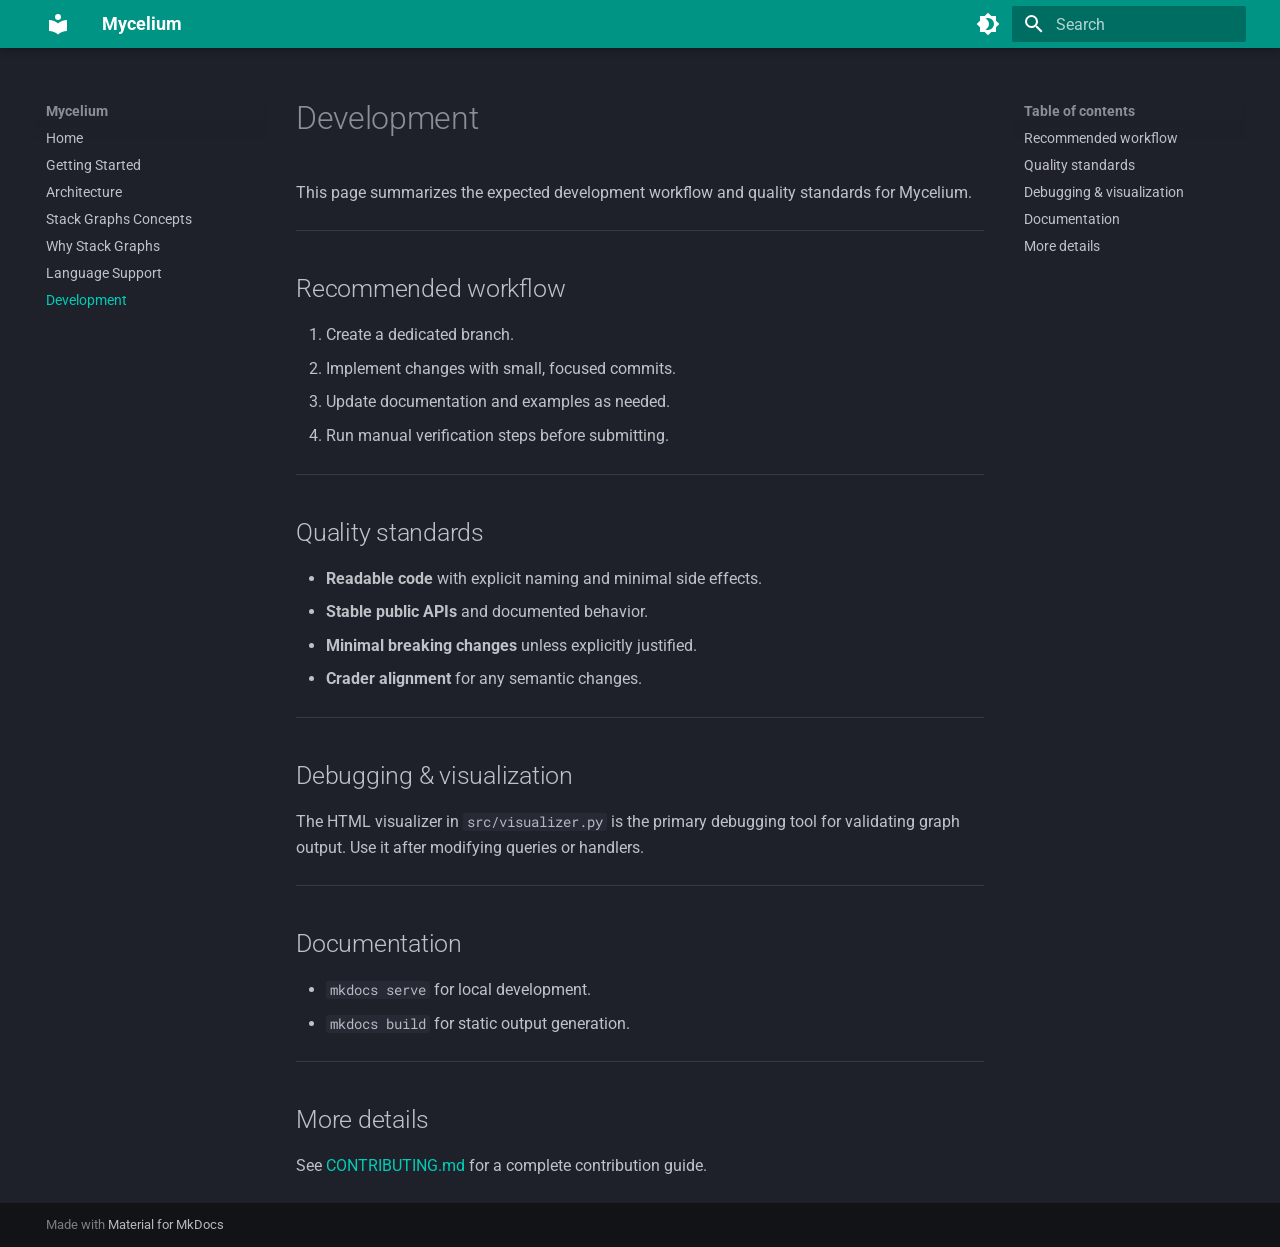
<file: development/index.html>
<!doctype html>
<html lang="en" class="no-js">
  <head>
    
      <meta charset="utf-8">
      <meta name="viewport" content="width=device-width,initial-scale=1">
      
        <meta name="description" content="Tree-sitter-based stack graphs for semantic indexing.">
      
      
        <meta name="author" content="Sheep Technologies">
      
      
        <link rel="canonical" href="https://sheeptechnologies.github.io/mycelium/development/">
      
      
        <link rel="prev" href="../language-support/">
      
      
      
        
      
      
      <link rel="icon" href="../assets/images/favicon.png">
      <meta name="generator" content="mkdocs-1.6.1, mkdocs-material-9.7.1">
    
    
      
        <title>Development - Mycelium</title>
      
    
    
      <link rel="stylesheet" href="../assets/stylesheets/main.484c7ddc.min.css">
      
        
        <link rel="stylesheet" href="../assets/stylesheets/palette.ab4e12ef.min.css">
      
      


    
    
      
    
    
      
        
        
        <link rel="preconnect" href="https://fonts.gstatic.com" crossorigin>
        <link rel="stylesheet" href="https://fonts.googleapis.com/css?family=Roboto:300,300i,400,400i,700,700i%7CRoboto+Mono:400,400i,700,700i&display=fallback">
        <style>:root{--md-text-font:"Roboto";--md-code-font:"Roboto Mono"}</style>
      
    
    
    <script>__md_scope=new URL("..",location),__md_hash=e=>[...e].reduce(((e,_)=>(e<<5)-e+_.charCodeAt(0)),0),__md_get=(e,_=localStorage,t=__md_scope)=>JSON.parse(_.getItem(t.pathname+"."+e)),__md_set=(e,_,t=localStorage,a=__md_scope)=>{try{t.setItem(a.pathname+"."+e,JSON.stringify(_))}catch(e){}}</script>
    
      

    
    
  </head>
  
  
    
    
      
    
    
    
    
    <body dir="ltr" data-md-color-scheme="slate" data-md-color-primary="teal" data-md-color-accent="purple">
  
    
    <input class="md-toggle" data-md-toggle="drawer" type="checkbox" id="__drawer" autocomplete="off">
    <input class="md-toggle" data-md-toggle="search" type="checkbox" id="__search" autocomplete="off">
    <label class="md-overlay" for="__drawer"></label>
    <div data-md-component="skip">
      
        
        <a href="#development" class="md-skip">
          Skip to content
        </a>
      
    </div>
    <div data-md-component="announce">
      
    </div>
    
    
      

  

<header class="md-header md-header--shadow" data-md-component="header">
  <nav class="md-header__inner md-grid" aria-label="Header">
    <a href=".." title="Mycelium" class="md-header__button md-logo" aria-label="Mycelium" data-md-component="logo">
      
  
  <svg xmlns="http://www.w3.org/2000/svg" viewBox="0 0 24 24"><path d="M12 8a3 3 0 0 0 3-3 3 3 0 0 0-3-3 3 3 0 0 0-3 3 3 3 0 0 0 3 3m0 3.54C9.64 9.35 6.5 8 3 8v11c3.5 0 6.64 1.35 9 3.54 2.36-2.19 5.5-3.54 9-3.54V8c-3.5 0-6.64 1.35-9 3.54"/></svg>

    </a>
    <label class="md-header__button md-icon" for="__drawer">
      
      <svg xmlns="http://www.w3.org/2000/svg" viewBox="0 0 24 24"><path d="M3 6h18v2H3zm0 5h18v2H3zm0 5h18v2H3z"/></svg>
    </label>
    <div class="md-header__title" data-md-component="header-title">
      <div class="md-header__ellipsis">
        <div class="md-header__topic">
          <span class="md-ellipsis">
            Mycelium
          </span>
        </div>
        <div class="md-header__topic" data-md-component="header-topic">
          <span class="md-ellipsis">
            
              Development
            
          </span>
        </div>
      </div>
    </div>
    
      
        <form class="md-header__option" data-md-component="palette">
  
    
    
    
    <input class="md-option" data-md-color-media="" data-md-color-scheme="slate" data-md-color-primary="teal" data-md-color-accent="purple"  aria-label="Switch to light mode"  type="radio" name="__palette" id="__palette_0">
    
      <label class="md-header__button md-icon" title="Switch to light mode" for="__palette_1" hidden>
        <svg xmlns="http://www.w3.org/2000/svg" viewBox="0 0 24 24"><path d="M12 18c-.89 0-1.74-.2-2.5-.55C11.56 16.5 13 14.42 13 12s-1.44-4.5-3.5-5.45C10.26 6.2 11.11 6 12 6a6 6 0 0 1 6 6 6 6 0 0 1-6 6m8-9.31V4h-4.69L12 .69 8.69 4H4v4.69L.69 12 4 15.31V20h4.69L12 23.31 15.31 20H20v-4.69L23.31 12z"/></svg>
      </label>
    
  
    
    
    
    <input class="md-option" data-md-color-media="" data-md-color-scheme="default" data-md-color-primary="teal" data-md-color-accent="purple"  aria-label="Switch to dark mode"  type="radio" name="__palette" id="__palette_1">
    
      <label class="md-header__button md-icon" title="Switch to dark mode" for="__palette_0" hidden>
        <svg xmlns="http://www.w3.org/2000/svg" viewBox="0 0 24 24"><path d="M12 8a4 4 0 0 0-4 4 4 4 0 0 0 4 4 4 4 0 0 0 4-4 4 4 0 0 0-4-4m0 10a6 6 0 0 1-6-6 6 6 0 0 1 6-6 6 6 0 0 1 6 6 6 6 0 0 1-6 6m8-9.31V4h-4.69L12 .69 8.69 4H4v4.69L.69 12 4 15.31V20h4.69L12 23.31 15.31 20H20v-4.69L23.31 12z"/></svg>
      </label>
    
  
</form>
      
    
    
      <script>var palette=__md_get("__palette");if(palette&&palette.color){if("(prefers-color-scheme)"===palette.color.media){var media=matchMedia("(prefers-color-scheme: light)"),input=document.querySelector(media.matches?"[data-md-color-media='(prefers-color-scheme: light)']":"[data-md-color-media='(prefers-color-scheme: dark)']");palette.color.media=input.getAttribute("data-md-color-media"),palette.color.scheme=input.getAttribute("data-md-color-scheme"),palette.color.primary=input.getAttribute("data-md-color-primary"),palette.color.accent=input.getAttribute("data-md-color-accent")}for(var[key,value]of Object.entries(palette.color))document.body.setAttribute("data-md-color-"+key,value)}</script>
    
    
    
      
      
        <label class="md-header__button md-icon" for="__search">
          
          <svg xmlns="http://www.w3.org/2000/svg" viewBox="0 0 24 24"><path d="M9.5 3A6.5 6.5 0 0 1 16 9.5c0 1.61-.59 3.09-1.56 4.23l.27.27h.79l5 5-1.5 1.5-5-5v-.79l-.27-.27A6.52 6.52 0 0 1 9.5 16 6.5 6.5 0 0 1 3 9.5 6.5 6.5 0 0 1 9.5 3m0 2C7 5 5 7 5 9.5S7 14 9.5 14 14 12 14 9.5 12 5 9.5 5"/></svg>
        </label>
        <div class="md-search" data-md-component="search" role="dialog">
  <label class="md-search__overlay" for="__search"></label>
  <div class="md-search__inner" role="search">
    <form class="md-search__form" name="search">
      <input type="text" class="md-search__input" name="query" aria-label="Search" placeholder="Search" autocapitalize="off" autocorrect="off" autocomplete="off" spellcheck="false" data-md-component="search-query" required>
      <label class="md-search__icon md-icon" for="__search">
        
        <svg xmlns="http://www.w3.org/2000/svg" viewBox="0 0 24 24"><path d="M9.5 3A6.5 6.5 0 0 1 16 9.5c0 1.61-.59 3.09-1.56 4.23l.27.27h.79l5 5-1.5 1.5-5-5v-.79l-.27-.27A6.52 6.52 0 0 1 9.5 16 6.5 6.5 0 0 1 3 9.5 6.5 6.5 0 0 1 9.5 3m0 2C7 5 5 7 5 9.5S7 14 9.5 14 14 12 14 9.5 12 5 9.5 5"/></svg>
        
        <svg xmlns="http://www.w3.org/2000/svg" viewBox="0 0 24 24"><path d="M20 11v2H8l5.5 5.5-1.42 1.42L4.16 12l7.92-7.92L13.5 5.5 8 11z"/></svg>
      </label>
      <nav class="md-search__options" aria-label="Search">
        
        <button type="reset" class="md-search__icon md-icon" title="Clear" aria-label="Clear" tabindex="-1">
          
          <svg xmlns="http://www.w3.org/2000/svg" viewBox="0 0 24 24"><path d="M19 6.41 17.59 5 12 10.59 6.41 5 5 6.41 10.59 12 5 17.59 6.41 19 12 13.41 17.59 19 19 17.59 13.41 12z"/></svg>
        </button>
      </nav>
      
    </form>
    <div class="md-search__output">
      <div class="md-search__scrollwrap" tabindex="0" data-md-scrollfix>
        <div class="md-search-result" data-md-component="search-result">
          <div class="md-search-result__meta">
            Initializing search
          </div>
          <ol class="md-search-result__list" role="presentation"></ol>
        </div>
      </div>
    </div>
  </div>
</div>
      
    
    
  </nav>
  
</header>
    
    <div class="md-container" data-md-component="container">
      
      
        
          
        
      
      <main class="md-main" data-md-component="main">
        <div class="md-main__inner md-grid">
          
            
              
              <div class="md-sidebar md-sidebar--primary" data-md-component="sidebar" data-md-type="navigation" >
                <div class="md-sidebar__scrollwrap">
                  <div class="md-sidebar__inner">
                    



<nav class="md-nav md-nav--primary" aria-label="Navigation" data-md-level="0">
  <label class="md-nav__title" for="__drawer">
    <a href=".." title="Mycelium" class="md-nav__button md-logo" aria-label="Mycelium" data-md-component="logo">
      
  
  <svg xmlns="http://www.w3.org/2000/svg" viewBox="0 0 24 24"><path d="M12 8a3 3 0 0 0 3-3 3 3 0 0 0-3-3 3 3 0 0 0-3 3 3 3 0 0 0 3 3m0 3.54C9.64 9.35 6.5 8 3 8v11c3.5 0 6.64 1.35 9 3.54 2.36-2.19 5.5-3.54 9-3.54V8c-3.5 0-6.64 1.35-9 3.54"/></svg>

    </a>
    Mycelium
  </label>
  
  <ul class="md-nav__list" data-md-scrollfix>
    
      
      
  
  
  
  
    <li class="md-nav__item">
      <a href=".." class="md-nav__link">
        
  
  
  <span class="md-ellipsis">
    
  
    Home
  

    
  </span>
  
  

      </a>
    </li>
  

    
      
      
  
  
  
  
    <li class="md-nav__item">
      <a href="../getting-started/" class="md-nav__link">
        
  
  
  <span class="md-ellipsis">
    
  
    Getting Started
  

    
  </span>
  
  

      </a>
    </li>
  

    
      
      
  
  
  
  
    <li class="md-nav__item">
      <a href="../architecture/" class="md-nav__link">
        
  
  
  <span class="md-ellipsis">
    
  
    Architecture
  

    
  </span>
  
  

      </a>
    </li>
  

    
      
      
  
  
  
  
    <li class="md-nav__item">
      <a href="../stack-graphs/" class="md-nav__link">
        
  
  
  <span class="md-ellipsis">
    
  
    Stack Graphs Concepts
  

    
  </span>
  
  

      </a>
    </li>
  

    
      
      
  
  
  
  
    <li class="md-nav__item">
      <a href="../why-stack-graphs/" class="md-nav__link">
        
  
  
  <span class="md-ellipsis">
    
  
    Why Stack Graphs
  

    
  </span>
  
  

      </a>
    </li>
  

    
      
      
  
  
  
  
    <li class="md-nav__item">
      <a href="../language-support/" class="md-nav__link">
        
  
  
  <span class="md-ellipsis">
    
  
    Language Support
  

    
  </span>
  
  

      </a>
    </li>
  

    
      
      
  
  
    
  
  
  
    <li class="md-nav__item md-nav__item--active">
      
      <input class="md-nav__toggle md-toggle" type="checkbox" id="__toc">
      
      
        
      
      
        <label class="md-nav__link md-nav__link--active" for="__toc">
          
  
  
  <span class="md-ellipsis">
    
  
    Development
  

    
  </span>
  
  

          <span class="md-nav__icon md-icon"></span>
        </label>
      
      <a href="./" class="md-nav__link md-nav__link--active">
        
  
  
  <span class="md-ellipsis">
    
  
    Development
  

    
  </span>
  
  

      </a>
      
        

<nav class="md-nav md-nav--secondary" aria-label="Table of contents">
  
  
  
    
  
  
    <label class="md-nav__title" for="__toc">
      <span class="md-nav__icon md-icon"></span>
      Table of contents
    </label>
    <ul class="md-nav__list" data-md-component="toc" data-md-scrollfix>
      
        <li class="md-nav__item">
  <a href="#recommended-workflow" class="md-nav__link">
    <span class="md-ellipsis">
      
        Recommended workflow
      
    </span>
  </a>
  
</li>
      
        <li class="md-nav__item">
  <a href="#quality-standards" class="md-nav__link">
    <span class="md-ellipsis">
      
        Quality standards
      
    </span>
  </a>
  
</li>
      
        <li class="md-nav__item">
  <a href="#debugging-visualization" class="md-nav__link">
    <span class="md-ellipsis">
      
        Debugging &amp; visualization
      
    </span>
  </a>
  
</li>
      
        <li class="md-nav__item">
  <a href="#documentation" class="md-nav__link">
    <span class="md-ellipsis">
      
        Documentation
      
    </span>
  </a>
  
</li>
      
        <li class="md-nav__item">
  <a href="#more-details" class="md-nav__link">
    <span class="md-ellipsis">
      
        More details
      
    </span>
  </a>
  
</li>
      
    </ul>
  
</nav>
      
    </li>
  

    
  </ul>
</nav>
                  </div>
                </div>
              </div>
            
            
              
              <div class="md-sidebar md-sidebar--secondary" data-md-component="sidebar" data-md-type="toc" >
                <div class="md-sidebar__scrollwrap">
                  <div class="md-sidebar__inner">
                    

<nav class="md-nav md-nav--secondary" aria-label="Table of contents">
  
  
  
    
  
  
    <label class="md-nav__title" for="__toc">
      <span class="md-nav__icon md-icon"></span>
      Table of contents
    </label>
    <ul class="md-nav__list" data-md-component="toc" data-md-scrollfix>
      
        <li class="md-nav__item">
  <a href="#recommended-workflow" class="md-nav__link">
    <span class="md-ellipsis">
      
        Recommended workflow
      
    </span>
  </a>
  
</li>
      
        <li class="md-nav__item">
  <a href="#quality-standards" class="md-nav__link">
    <span class="md-ellipsis">
      
        Quality standards
      
    </span>
  </a>
  
</li>
      
        <li class="md-nav__item">
  <a href="#debugging-visualization" class="md-nav__link">
    <span class="md-ellipsis">
      
        Debugging &amp; visualization
      
    </span>
  </a>
  
</li>
      
        <li class="md-nav__item">
  <a href="#documentation" class="md-nav__link">
    <span class="md-ellipsis">
      
        Documentation
      
    </span>
  </a>
  
</li>
      
        <li class="md-nav__item">
  <a href="#more-details" class="md-nav__link">
    <span class="md-ellipsis">
      
        More details
      
    </span>
  </a>
  
</li>
      
    </ul>
  
</nav>
                  </div>
                </div>
              </div>
            
          
          
            <div class="md-content" data-md-component="content">
              
              <article class="md-content__inner md-typeset">
                
                  



<h1 id="development">Development<a class="headerlink" href="#development" title="Permanent link">&para;</a></h1>
<p>This page summarizes the expected development workflow and quality standards for Mycelium.</p>
<hr />
<h2 id="recommended-workflow">Recommended workflow<a class="headerlink" href="#recommended-workflow" title="Permanent link">&para;</a></h2>
<ol>
<li>Create a dedicated branch.</li>
<li>Implement changes with small, focused commits.</li>
<li>Update documentation and examples as needed.</li>
<li>Run manual verification steps before submitting.</li>
</ol>
<hr />
<h2 id="quality-standards">Quality standards<a class="headerlink" href="#quality-standards" title="Permanent link">&para;</a></h2>
<ul>
<li><strong>Readable code</strong> with explicit naming and minimal side effects.</li>
<li><strong>Stable public APIs</strong> and documented behavior.</li>
<li><strong>Minimal breaking changes</strong> unless explicitly justified.</li>
<li><strong>Crader alignment</strong> for any semantic changes.</li>
</ul>
<hr />
<h2 id="debugging-visualization">Debugging &amp; visualization<a class="headerlink" href="#debugging-visualization" title="Permanent link">&para;</a></h2>
<p>The HTML visualizer in <code>src/visualizer.py</code> is the primary debugging tool for validating graph output. Use it after modifying queries or handlers.</p>
<hr />
<h2 id="documentation">Documentation<a class="headerlink" href="#documentation" title="Permanent link">&para;</a></h2>
<ul>
<li><code>mkdocs serve</code> for local development.</li>
<li><code>mkdocs build</code> for static output generation.</li>
</ul>
<hr />
<h2 id="more-details">More details<a class="headerlink" href="#more-details" title="Permanent link">&para;</a></h2>
<p>See <a href="../CONTRIBUTING.md">CONTRIBUTING.md</a> for a complete contribution guide.</p>












                
              </article>
            </div>
          
          
<script>var target=document.getElementById(location.hash.slice(1));target&&target.name&&(target.checked=target.name.startsWith("__tabbed_"))</script>
        </div>
        
      </main>
      
        <footer class="md-footer">
  
  <div class="md-footer-meta md-typeset">
    <div class="md-footer-meta__inner md-grid">
      <div class="md-copyright">
  
  
    Made with
    <a href="https://squidfunk.github.io/mkdocs-material/" target="_blank" rel="noopener">
      Material for MkDocs
    </a>
  
</div>
      
    </div>
  </div>
</footer>
      
    </div>
    <div class="md-dialog" data-md-component="dialog">
      <div class="md-dialog__inner md-typeset"></div>
    </div>
    
    
    
      
      
      <script id="__config" type="application/json">{"annotate": null, "base": "..", "features": ["navigation.instant", "navigation.tracking", "navigation.sections", "navigation.expand", "content.code.copy"], "search": "../assets/javascripts/workers/search.2c215733.min.js", "tags": null, "translations": {"clipboard.copied": "Copied to clipboard", "clipboard.copy": "Copy to clipboard", "search.result.more.one": "1 more on this page", "search.result.more.other": "# more on this page", "search.result.none": "No matching documents", "search.result.one": "1 matching document", "search.result.other": "# matching documents", "search.result.placeholder": "Type to start searching", "search.result.term.missing": "Missing", "select.version": "Select version"}, "version": null}</script>
    
    
      <script src="../assets/javascripts/bundle.79ae519e.min.js"></script>
      
    
  </body>
</html>
</file>
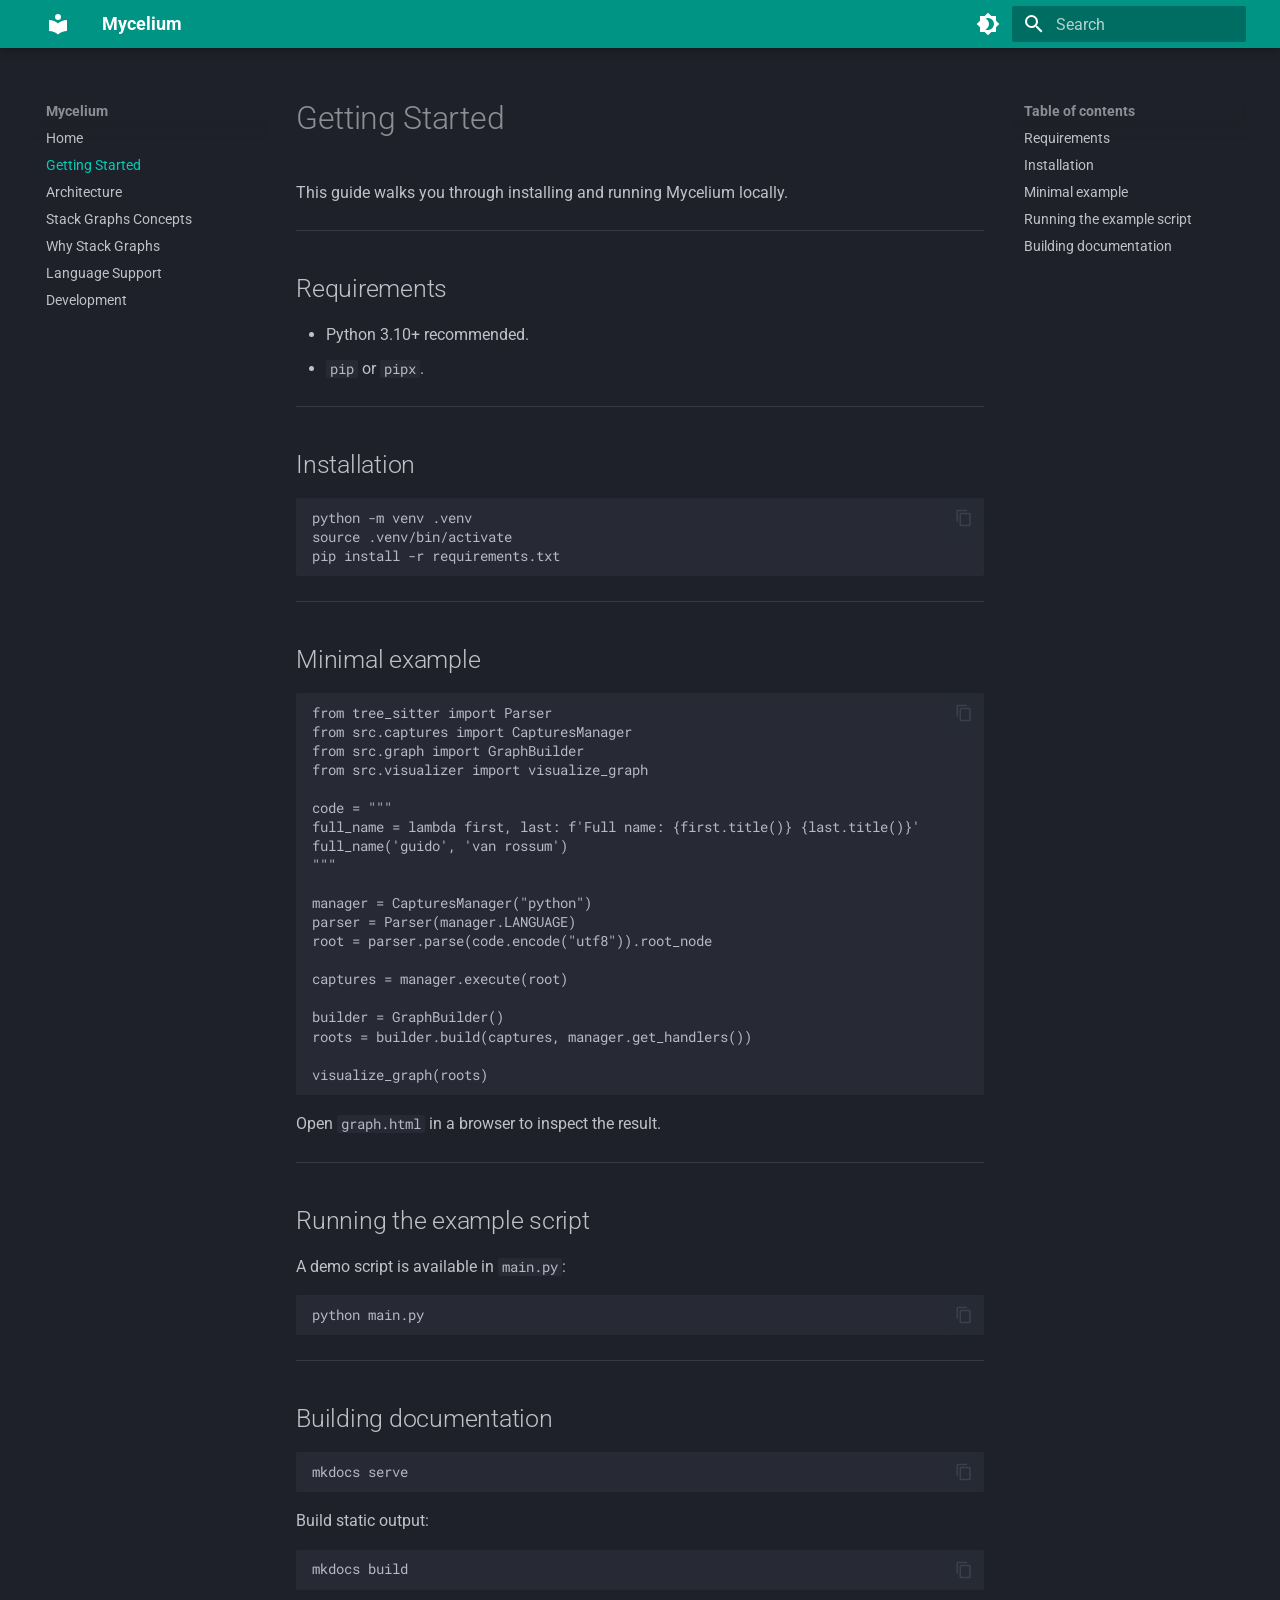
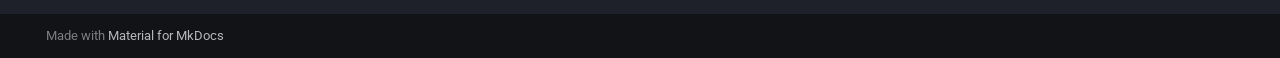
<file: getting-started/index.html>
<!doctype html>
<html lang="en" class="no-js">
  <head>
    
      <meta charset="utf-8">
      <meta name="viewport" content="width=device-width,initial-scale=1">
      
        <meta name="description" content="Tree-sitter-based stack graphs for semantic indexing.">
      
      
        <meta name="author" content="Sheep Technologies">
      
      
        <link rel="canonical" href="https://sheeptechnologies.github.io/mycelium/getting-started/">
      
      
        <link rel="prev" href="..">
      
      
        <link rel="next" href="../architecture/">
      
      
        
      
      
      <link rel="icon" href="../assets/images/favicon.png">
      <meta name="generator" content="mkdocs-1.6.1, mkdocs-material-9.7.1">
    
    
      
        <title>Getting Started - Mycelium</title>
      
    
    
      <link rel="stylesheet" href="../assets/stylesheets/main.484c7ddc.min.css">
      
        
        <link rel="stylesheet" href="../assets/stylesheets/palette.ab4e12ef.min.css">
      
      


    
    
      
    
    
      
        
        
        <link rel="preconnect" href="https://fonts.gstatic.com" crossorigin>
        <link rel="stylesheet" href="https://fonts.googleapis.com/css?family=Roboto:300,300i,400,400i,700,700i%7CRoboto+Mono:400,400i,700,700i&display=fallback">
        <style>:root{--md-text-font:"Roboto";--md-code-font:"Roboto Mono"}</style>
      
    
    
    <script>__md_scope=new URL("..",location),__md_hash=e=>[...e].reduce(((e,_)=>(e<<5)-e+_.charCodeAt(0)),0),__md_get=(e,_=localStorage,t=__md_scope)=>JSON.parse(_.getItem(t.pathname+"."+e)),__md_set=(e,_,t=localStorage,a=__md_scope)=>{try{t.setItem(a.pathname+"."+e,JSON.stringify(_))}catch(e){}}</script>
    
      

    
    
  </head>
  
  
    
    
      
    
    
    
    
    <body dir="ltr" data-md-color-scheme="slate" data-md-color-primary="teal" data-md-color-accent="purple">
  
    
    <input class="md-toggle" data-md-toggle="drawer" type="checkbox" id="__drawer" autocomplete="off">
    <input class="md-toggle" data-md-toggle="search" type="checkbox" id="__search" autocomplete="off">
    <label class="md-overlay" for="__drawer"></label>
    <div data-md-component="skip">
      
        
        <a href="#getting-started" class="md-skip">
          Skip to content
        </a>
      
    </div>
    <div data-md-component="announce">
      
    </div>
    
    
      

  

<header class="md-header md-header--shadow" data-md-component="header">
  <nav class="md-header__inner md-grid" aria-label="Header">
    <a href=".." title="Mycelium" class="md-header__button md-logo" aria-label="Mycelium" data-md-component="logo">
      
  
  <svg xmlns="http://www.w3.org/2000/svg" viewBox="0 0 24 24"><path d="M12 8a3 3 0 0 0 3-3 3 3 0 0 0-3-3 3 3 0 0 0-3 3 3 3 0 0 0 3 3m0 3.54C9.64 9.35 6.5 8 3 8v11c3.5 0 6.64 1.35 9 3.54 2.36-2.19 5.5-3.54 9-3.54V8c-3.5 0-6.64 1.35-9 3.54"/></svg>

    </a>
    <label class="md-header__button md-icon" for="__drawer">
      
      <svg xmlns="http://www.w3.org/2000/svg" viewBox="0 0 24 24"><path d="M3 6h18v2H3zm0 5h18v2H3zm0 5h18v2H3z"/></svg>
    </label>
    <div class="md-header__title" data-md-component="header-title">
      <div class="md-header__ellipsis">
        <div class="md-header__topic">
          <span class="md-ellipsis">
            Mycelium
          </span>
        </div>
        <div class="md-header__topic" data-md-component="header-topic">
          <span class="md-ellipsis">
            
              Getting Started
            
          </span>
        </div>
      </div>
    </div>
    
      
        <form class="md-header__option" data-md-component="palette">
  
    
    
    
    <input class="md-option" data-md-color-media="" data-md-color-scheme="slate" data-md-color-primary="teal" data-md-color-accent="purple"  aria-label="Switch to light mode"  type="radio" name="__palette" id="__palette_0">
    
      <label class="md-header__button md-icon" title="Switch to light mode" for="__palette_1" hidden>
        <svg xmlns="http://www.w3.org/2000/svg" viewBox="0 0 24 24"><path d="M12 18c-.89 0-1.74-.2-2.5-.55C11.56 16.5 13 14.42 13 12s-1.44-4.5-3.5-5.45C10.26 6.2 11.11 6 12 6a6 6 0 0 1 6 6 6 6 0 0 1-6 6m8-9.31V4h-4.69L12 .69 8.69 4H4v4.69L.69 12 4 15.31V20h4.69L12 23.31 15.31 20H20v-4.69L23.31 12z"/></svg>
      </label>
    
  
    
    
    
    <input class="md-option" data-md-color-media="" data-md-color-scheme="default" data-md-color-primary="teal" data-md-color-accent="purple"  aria-label="Switch to dark mode"  type="radio" name="__palette" id="__palette_1">
    
      <label class="md-header__button md-icon" title="Switch to dark mode" for="__palette_0" hidden>
        <svg xmlns="http://www.w3.org/2000/svg" viewBox="0 0 24 24"><path d="M12 8a4 4 0 0 0-4 4 4 4 0 0 0 4 4 4 4 0 0 0 4-4 4 4 0 0 0-4-4m0 10a6 6 0 0 1-6-6 6 6 0 0 1 6-6 6 6 0 0 1 6 6 6 6 0 0 1-6 6m8-9.31V4h-4.69L12 .69 8.69 4H4v4.69L.69 12 4 15.31V20h4.69L12 23.31 15.31 20H20v-4.69L23.31 12z"/></svg>
      </label>
    
  
</form>
      
    
    
      <script>var palette=__md_get("__palette");if(palette&&palette.color){if("(prefers-color-scheme)"===palette.color.media){var media=matchMedia("(prefers-color-scheme: light)"),input=document.querySelector(media.matches?"[data-md-color-media='(prefers-color-scheme: light)']":"[data-md-color-media='(prefers-color-scheme: dark)']");palette.color.media=input.getAttribute("data-md-color-media"),palette.color.scheme=input.getAttribute("data-md-color-scheme"),palette.color.primary=input.getAttribute("data-md-color-primary"),palette.color.accent=input.getAttribute("data-md-color-accent")}for(var[key,value]of Object.entries(palette.color))document.body.setAttribute("data-md-color-"+key,value)}</script>
    
    
    
      
      
        <label class="md-header__button md-icon" for="__search">
          
          <svg xmlns="http://www.w3.org/2000/svg" viewBox="0 0 24 24"><path d="M9.5 3A6.5 6.5 0 0 1 16 9.5c0 1.61-.59 3.09-1.56 4.23l.27.27h.79l5 5-1.5 1.5-5-5v-.79l-.27-.27A6.52 6.52 0 0 1 9.5 16 6.5 6.5 0 0 1 3 9.5 6.5 6.5 0 0 1 9.5 3m0 2C7 5 5 7 5 9.5S7 14 9.5 14 14 12 14 9.5 12 5 9.5 5"/></svg>
        </label>
        <div class="md-search" data-md-component="search" role="dialog">
  <label class="md-search__overlay" for="__search"></label>
  <div class="md-search__inner" role="search">
    <form class="md-search__form" name="search">
      <input type="text" class="md-search__input" name="query" aria-label="Search" placeholder="Search" autocapitalize="off" autocorrect="off" autocomplete="off" spellcheck="false" data-md-component="search-query" required>
      <label class="md-search__icon md-icon" for="__search">
        
        <svg xmlns="http://www.w3.org/2000/svg" viewBox="0 0 24 24"><path d="M9.5 3A6.5 6.5 0 0 1 16 9.5c0 1.61-.59 3.09-1.56 4.23l.27.27h.79l5 5-1.5 1.5-5-5v-.79l-.27-.27A6.52 6.52 0 0 1 9.5 16 6.5 6.5 0 0 1 3 9.5 6.5 6.5 0 0 1 9.5 3m0 2C7 5 5 7 5 9.5S7 14 9.5 14 14 12 14 9.5 12 5 9.5 5"/></svg>
        
        <svg xmlns="http://www.w3.org/2000/svg" viewBox="0 0 24 24"><path d="M20 11v2H8l5.5 5.5-1.42 1.42L4.16 12l7.92-7.92L13.5 5.5 8 11z"/></svg>
      </label>
      <nav class="md-search__options" aria-label="Search">
        
        <button type="reset" class="md-search__icon md-icon" title="Clear" aria-label="Clear" tabindex="-1">
          
          <svg xmlns="http://www.w3.org/2000/svg" viewBox="0 0 24 24"><path d="M19 6.41 17.59 5 12 10.59 6.41 5 5 6.41 10.59 12 5 17.59 6.41 19 12 13.41 17.59 19 19 17.59 13.41 12z"/></svg>
        </button>
      </nav>
      
    </form>
    <div class="md-search__output">
      <div class="md-search__scrollwrap" tabindex="0" data-md-scrollfix>
        <div class="md-search-result" data-md-component="search-result">
          <div class="md-search-result__meta">
            Initializing search
          </div>
          <ol class="md-search-result__list" role="presentation"></ol>
        </div>
      </div>
    </div>
  </div>
</div>
      
    
    
  </nav>
  
</header>
    
    <div class="md-container" data-md-component="container">
      
      
        
          
        
      
      <main class="md-main" data-md-component="main">
        <div class="md-main__inner md-grid">
          
            
              
              <div class="md-sidebar md-sidebar--primary" data-md-component="sidebar" data-md-type="navigation" >
                <div class="md-sidebar__scrollwrap">
                  <div class="md-sidebar__inner">
                    



<nav class="md-nav md-nav--primary" aria-label="Navigation" data-md-level="0">
  <label class="md-nav__title" for="__drawer">
    <a href=".." title="Mycelium" class="md-nav__button md-logo" aria-label="Mycelium" data-md-component="logo">
      
  
  <svg xmlns="http://www.w3.org/2000/svg" viewBox="0 0 24 24"><path d="M12 8a3 3 0 0 0 3-3 3 3 0 0 0-3-3 3 3 0 0 0-3 3 3 3 0 0 0 3 3m0 3.54C9.64 9.35 6.5 8 3 8v11c3.5 0 6.64 1.35 9 3.54 2.36-2.19 5.5-3.54 9-3.54V8c-3.5 0-6.64 1.35-9 3.54"/></svg>

    </a>
    Mycelium
  </label>
  
  <ul class="md-nav__list" data-md-scrollfix>
    
      
      
  
  
  
  
    <li class="md-nav__item">
      <a href=".." class="md-nav__link">
        
  
  
  <span class="md-ellipsis">
    
  
    Home
  

    
  </span>
  
  

      </a>
    </li>
  

    
      
      
  
  
    
  
  
  
    <li class="md-nav__item md-nav__item--active">
      
      <input class="md-nav__toggle md-toggle" type="checkbox" id="__toc">
      
      
        
      
      
        <label class="md-nav__link md-nav__link--active" for="__toc">
          
  
  
  <span class="md-ellipsis">
    
  
    Getting Started
  

    
  </span>
  
  

          <span class="md-nav__icon md-icon"></span>
        </label>
      
      <a href="./" class="md-nav__link md-nav__link--active">
        
  
  
  <span class="md-ellipsis">
    
  
    Getting Started
  

    
  </span>
  
  

      </a>
      
        

<nav class="md-nav md-nav--secondary" aria-label="Table of contents">
  
  
  
    
  
  
    <label class="md-nav__title" for="__toc">
      <span class="md-nav__icon md-icon"></span>
      Table of contents
    </label>
    <ul class="md-nav__list" data-md-component="toc" data-md-scrollfix>
      
        <li class="md-nav__item">
  <a href="#requirements" class="md-nav__link">
    <span class="md-ellipsis">
      
        Requirements
      
    </span>
  </a>
  
</li>
      
        <li class="md-nav__item">
  <a href="#installation" class="md-nav__link">
    <span class="md-ellipsis">
      
        Installation
      
    </span>
  </a>
  
</li>
      
        <li class="md-nav__item">
  <a href="#minimal-example" class="md-nav__link">
    <span class="md-ellipsis">
      
        Minimal example
      
    </span>
  </a>
  
</li>
      
        <li class="md-nav__item">
  <a href="#running-the-example-script" class="md-nav__link">
    <span class="md-ellipsis">
      
        Running the example script
      
    </span>
  </a>
  
</li>
      
        <li class="md-nav__item">
  <a href="#building-documentation" class="md-nav__link">
    <span class="md-ellipsis">
      
        Building documentation
      
    </span>
  </a>
  
</li>
      
    </ul>
  
</nav>
      
    </li>
  

    
      
      
  
  
  
  
    <li class="md-nav__item">
      <a href="../architecture/" class="md-nav__link">
        
  
  
  <span class="md-ellipsis">
    
  
    Architecture
  

    
  </span>
  
  

      </a>
    </li>
  

    
      
      
  
  
  
  
    <li class="md-nav__item">
      <a href="../stack-graphs/" class="md-nav__link">
        
  
  
  <span class="md-ellipsis">
    
  
    Stack Graphs Concepts
  

    
  </span>
  
  

      </a>
    </li>
  

    
      
      
  
  
  
  
    <li class="md-nav__item">
      <a href="../why-stack-graphs/" class="md-nav__link">
        
  
  
  <span class="md-ellipsis">
    
  
    Why Stack Graphs
  

    
  </span>
  
  

      </a>
    </li>
  

    
      
      
  
  
  
  
    <li class="md-nav__item">
      <a href="../language-support/" class="md-nav__link">
        
  
  
  <span class="md-ellipsis">
    
  
    Language Support
  

    
  </span>
  
  

      </a>
    </li>
  

    
      
      
  
  
  
  
    <li class="md-nav__item">
      <a href="../development/" class="md-nav__link">
        
  
  
  <span class="md-ellipsis">
    
  
    Development
  

    
  </span>
  
  

      </a>
    </li>
  

    
  </ul>
</nav>
                  </div>
                </div>
              </div>
            
            
              
              <div class="md-sidebar md-sidebar--secondary" data-md-component="sidebar" data-md-type="toc" >
                <div class="md-sidebar__scrollwrap">
                  <div class="md-sidebar__inner">
                    

<nav class="md-nav md-nav--secondary" aria-label="Table of contents">
  
  
  
    
  
  
    <label class="md-nav__title" for="__toc">
      <span class="md-nav__icon md-icon"></span>
      Table of contents
    </label>
    <ul class="md-nav__list" data-md-component="toc" data-md-scrollfix>
      
        <li class="md-nav__item">
  <a href="#requirements" class="md-nav__link">
    <span class="md-ellipsis">
      
        Requirements
      
    </span>
  </a>
  
</li>
      
        <li class="md-nav__item">
  <a href="#installation" class="md-nav__link">
    <span class="md-ellipsis">
      
        Installation
      
    </span>
  </a>
  
</li>
      
        <li class="md-nav__item">
  <a href="#minimal-example" class="md-nav__link">
    <span class="md-ellipsis">
      
        Minimal example
      
    </span>
  </a>
  
</li>
      
        <li class="md-nav__item">
  <a href="#running-the-example-script" class="md-nav__link">
    <span class="md-ellipsis">
      
        Running the example script
      
    </span>
  </a>
  
</li>
      
        <li class="md-nav__item">
  <a href="#building-documentation" class="md-nav__link">
    <span class="md-ellipsis">
      
        Building documentation
      
    </span>
  </a>
  
</li>
      
    </ul>
  
</nav>
                  </div>
                </div>
              </div>
            
          
          
            <div class="md-content" data-md-component="content">
              
              <article class="md-content__inner md-typeset">
                
                  



<h1 id="getting-started">Getting Started<a class="headerlink" href="#getting-started" title="Permanent link">&para;</a></h1>
<p>This guide walks you through installing and running Mycelium locally.</p>
<hr />
<h2 id="requirements">Requirements<a class="headerlink" href="#requirements" title="Permanent link">&para;</a></h2>
<ul>
<li>Python 3.10+ recommended.</li>
<li><code>pip</code> or <code>pipx</code>.</li>
</ul>
<hr />
<h2 id="installation">Installation<a class="headerlink" href="#installation" title="Permanent link">&para;</a></h2>
<div class="codehilite"><pre><span></span><code>python<span class="w"> </span>-m<span class="w"> </span>venv<span class="w"> </span>.venv
<span class="nb">source</span><span class="w"> </span>.venv/bin/activate
pip<span class="w"> </span>install<span class="w"> </span>-r<span class="w"> </span>requirements.txt
</code></pre></div>

<hr />
<h2 id="minimal-example">Minimal example<a class="headerlink" href="#minimal-example" title="Permanent link">&para;</a></h2>
<div class="codehilite"><pre><span></span><code><span class="kn">from</span><span class="w"> </span><span class="nn">tree_sitter</span><span class="w"> </span><span class="kn">import</span> <span class="n">Parser</span>
<span class="kn">from</span><span class="w"> </span><span class="nn">src.captures</span><span class="w"> </span><span class="kn">import</span> <span class="n">CapturesManager</span>
<span class="kn">from</span><span class="w"> </span><span class="nn">src.graph</span><span class="w"> </span><span class="kn">import</span> <span class="n">GraphBuilder</span>
<span class="kn">from</span><span class="w"> </span><span class="nn">src.visualizer</span><span class="w"> </span><span class="kn">import</span> <span class="n">visualize_graph</span>

<span class="n">code</span> <span class="o">=</span> <span class="s2">&quot;&quot;&quot;</span>
<span class="s2">full_name = lambda first, last: f&#39;Full name: {first.title()} {last.title()}&#39;</span>
<span class="s2">full_name(&#39;guido&#39;, &#39;van rossum&#39;)</span>
<span class="s2">&quot;&quot;&quot;</span>

<span class="n">manager</span> <span class="o">=</span> <span class="n">CapturesManager</span><span class="p">(</span><span class="s2">&quot;python&quot;</span><span class="p">)</span>
<span class="n">parser</span> <span class="o">=</span> <span class="n">Parser</span><span class="p">(</span><span class="n">manager</span><span class="o">.</span><span class="n">LANGUAGE</span><span class="p">)</span>
<span class="n">root</span> <span class="o">=</span> <span class="n">parser</span><span class="o">.</span><span class="n">parse</span><span class="p">(</span><span class="n">code</span><span class="o">.</span><span class="n">encode</span><span class="p">(</span><span class="s2">&quot;utf8&quot;</span><span class="p">))</span><span class="o">.</span><span class="n">root_node</span>

<span class="n">captures</span> <span class="o">=</span> <span class="n">manager</span><span class="o">.</span><span class="n">execute</span><span class="p">(</span><span class="n">root</span><span class="p">)</span>

<span class="n">builder</span> <span class="o">=</span> <span class="n">GraphBuilder</span><span class="p">()</span>
<span class="n">roots</span> <span class="o">=</span> <span class="n">builder</span><span class="o">.</span><span class="n">build</span><span class="p">(</span><span class="n">captures</span><span class="p">,</span> <span class="n">manager</span><span class="o">.</span><span class="n">get_handlers</span><span class="p">())</span>

<span class="n">visualize_graph</span><span class="p">(</span><span class="n">roots</span><span class="p">)</span>
</code></pre></div>

<p>Open <code>graph.html</code> in a browser to inspect the result.</p>
<hr />
<h2 id="running-the-example-script">Running the example script<a class="headerlink" href="#running-the-example-script" title="Permanent link">&para;</a></h2>
<p>A demo script is available in <code>main.py</code>:</p>
<div class="codehilite"><pre><span></span><code>python<span class="w"> </span>main.py
</code></pre></div>

<hr />
<h2 id="building-documentation">Building documentation<a class="headerlink" href="#building-documentation" title="Permanent link">&para;</a></h2>
<div class="codehilite"><pre><span></span><code>mkdocs<span class="w"> </span>serve
</code></pre></div>

<p>Build static output:</p>
<div class="codehilite"><pre><span></span><code>mkdocs<span class="w"> </span>build
</code></pre></div>












                
              </article>
            </div>
          
          
<script>var target=document.getElementById(location.hash.slice(1));target&&target.name&&(target.checked=target.name.startsWith("__tabbed_"))</script>
        </div>
        
      </main>
      
        <footer class="md-footer">
  
  <div class="md-footer-meta md-typeset">
    <div class="md-footer-meta__inner md-grid">
      <div class="md-copyright">
  
  
    Made with
    <a href="https://squidfunk.github.io/mkdocs-material/" target="_blank" rel="noopener">
      Material for MkDocs
    </a>
  
</div>
      
    </div>
  </div>
</footer>
      
    </div>
    <div class="md-dialog" data-md-component="dialog">
      <div class="md-dialog__inner md-typeset"></div>
    </div>
    
    
    
      
      
      <script id="__config" type="application/json">{"annotate": null, "base": "..", "features": ["navigation.instant", "navigation.tracking", "navigation.sections", "navigation.expand", "content.code.copy"], "search": "../assets/javascripts/workers/search.2c215733.min.js", "tags": null, "translations": {"clipboard.copied": "Copied to clipboard", "clipboard.copy": "Copy to clipboard", "search.result.more.one": "1 more on this page", "search.result.more.other": "# more on this page", "search.result.none": "No matching documents", "search.result.one": "1 matching document", "search.result.other": "# matching documents", "search.result.placeholder": "Type to start searching", "search.result.term.missing": "Missing", "select.version": "Select version"}, "version": null}</script>
    
    
      <script src="../assets/javascripts/bundle.79ae519e.min.js"></script>
      
    
  </body>
</html>
</file>
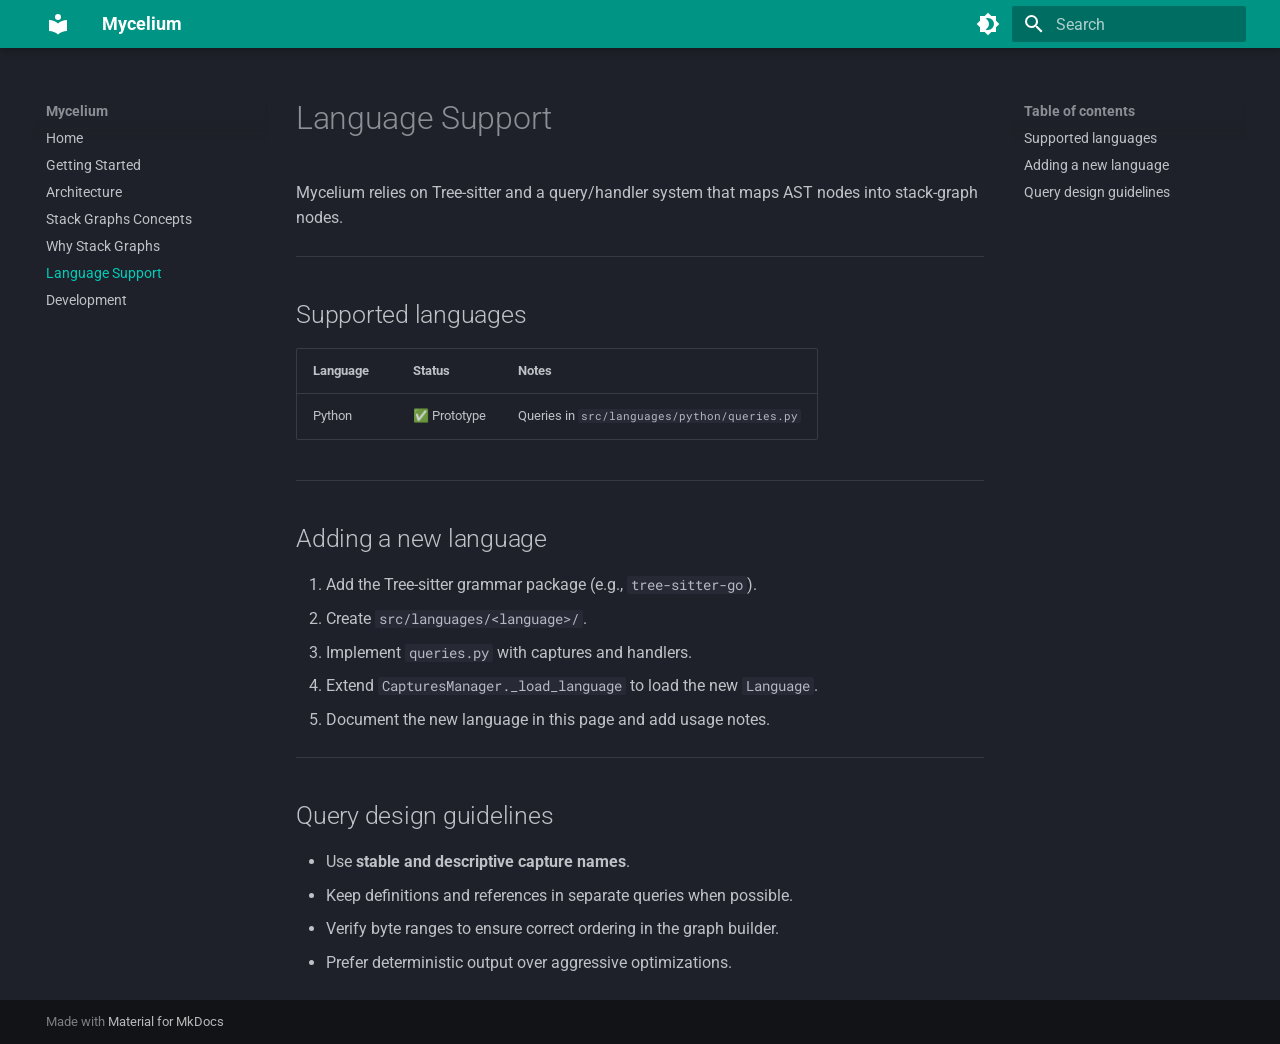
<file: language-support/index.html>
<!doctype html>
<html lang="en" class="no-js">
  <head>
    
      <meta charset="utf-8">
      <meta name="viewport" content="width=device-width,initial-scale=1">
      
        <meta name="description" content="Tree-sitter-based stack graphs for semantic indexing.">
      
      
        <meta name="author" content="Sheep Technologies">
      
      
        <link rel="canonical" href="https://sheeptechnologies.github.io/mycelium/language-support/">
      
      
        <link rel="prev" href="../why-stack-graphs/">
      
      
        <link rel="next" href="../development/">
      
      
        
      
      
      <link rel="icon" href="../assets/images/favicon.png">
      <meta name="generator" content="mkdocs-1.6.1, mkdocs-material-9.7.1">
    
    
      
        <title>Language Support - Mycelium</title>
      
    
    
      <link rel="stylesheet" href="../assets/stylesheets/main.484c7ddc.min.css">
      
        
        <link rel="stylesheet" href="../assets/stylesheets/palette.ab4e12ef.min.css">
      
      


    
    
      
    
    
      
        
        
        <link rel="preconnect" href="https://fonts.gstatic.com" crossorigin>
        <link rel="stylesheet" href="https://fonts.googleapis.com/css?family=Roboto:300,300i,400,400i,700,700i%7CRoboto+Mono:400,400i,700,700i&display=fallback">
        <style>:root{--md-text-font:"Roboto";--md-code-font:"Roboto Mono"}</style>
      
    
    
    <script>__md_scope=new URL("..",location),__md_hash=e=>[...e].reduce(((e,_)=>(e<<5)-e+_.charCodeAt(0)),0),__md_get=(e,_=localStorage,t=__md_scope)=>JSON.parse(_.getItem(t.pathname+"."+e)),__md_set=(e,_,t=localStorage,a=__md_scope)=>{try{t.setItem(a.pathname+"."+e,JSON.stringify(_))}catch(e){}}</script>
    
      

    
    
  </head>
  
  
    
    
      
    
    
    
    
    <body dir="ltr" data-md-color-scheme="slate" data-md-color-primary="teal" data-md-color-accent="purple">
  
    
    <input class="md-toggle" data-md-toggle="drawer" type="checkbox" id="__drawer" autocomplete="off">
    <input class="md-toggle" data-md-toggle="search" type="checkbox" id="__search" autocomplete="off">
    <label class="md-overlay" for="__drawer"></label>
    <div data-md-component="skip">
      
        
        <a href="#language-support" class="md-skip">
          Skip to content
        </a>
      
    </div>
    <div data-md-component="announce">
      
    </div>
    
    
      

  

<header class="md-header md-header--shadow" data-md-component="header">
  <nav class="md-header__inner md-grid" aria-label="Header">
    <a href=".." title="Mycelium" class="md-header__button md-logo" aria-label="Mycelium" data-md-component="logo">
      
  
  <svg xmlns="http://www.w3.org/2000/svg" viewBox="0 0 24 24"><path d="M12 8a3 3 0 0 0 3-3 3 3 0 0 0-3-3 3 3 0 0 0-3 3 3 3 0 0 0 3 3m0 3.54C9.64 9.35 6.5 8 3 8v11c3.5 0 6.64 1.35 9 3.54 2.36-2.19 5.5-3.54 9-3.54V8c-3.5 0-6.64 1.35-9 3.54"/></svg>

    </a>
    <label class="md-header__button md-icon" for="__drawer">
      
      <svg xmlns="http://www.w3.org/2000/svg" viewBox="0 0 24 24"><path d="M3 6h18v2H3zm0 5h18v2H3zm0 5h18v2H3z"/></svg>
    </label>
    <div class="md-header__title" data-md-component="header-title">
      <div class="md-header__ellipsis">
        <div class="md-header__topic">
          <span class="md-ellipsis">
            Mycelium
          </span>
        </div>
        <div class="md-header__topic" data-md-component="header-topic">
          <span class="md-ellipsis">
            
              Language Support
            
          </span>
        </div>
      </div>
    </div>
    
      
        <form class="md-header__option" data-md-component="palette">
  
    
    
    
    <input class="md-option" data-md-color-media="" data-md-color-scheme="slate" data-md-color-primary="teal" data-md-color-accent="purple"  aria-label="Switch to light mode"  type="radio" name="__palette" id="__palette_0">
    
      <label class="md-header__button md-icon" title="Switch to light mode" for="__palette_1" hidden>
        <svg xmlns="http://www.w3.org/2000/svg" viewBox="0 0 24 24"><path d="M12 18c-.89 0-1.74-.2-2.5-.55C11.56 16.5 13 14.42 13 12s-1.44-4.5-3.5-5.45C10.26 6.2 11.11 6 12 6a6 6 0 0 1 6 6 6 6 0 0 1-6 6m8-9.31V4h-4.69L12 .69 8.69 4H4v4.69L.69 12 4 15.31V20h4.69L12 23.31 15.31 20H20v-4.69L23.31 12z"/></svg>
      </label>
    
  
    
    
    
    <input class="md-option" data-md-color-media="" data-md-color-scheme="default" data-md-color-primary="teal" data-md-color-accent="purple"  aria-label="Switch to dark mode"  type="radio" name="__palette" id="__palette_1">
    
      <label class="md-header__button md-icon" title="Switch to dark mode" for="__palette_0" hidden>
        <svg xmlns="http://www.w3.org/2000/svg" viewBox="0 0 24 24"><path d="M12 8a4 4 0 0 0-4 4 4 4 0 0 0 4 4 4 4 0 0 0 4-4 4 4 0 0 0-4-4m0 10a6 6 0 0 1-6-6 6 6 0 0 1 6-6 6 6 0 0 1 6 6 6 6 0 0 1-6 6m8-9.31V4h-4.69L12 .69 8.69 4H4v4.69L.69 12 4 15.31V20h4.69L12 23.31 15.31 20H20v-4.69L23.31 12z"/></svg>
      </label>
    
  
</form>
      
    
    
      <script>var palette=__md_get("__palette");if(palette&&palette.color){if("(prefers-color-scheme)"===palette.color.media){var media=matchMedia("(prefers-color-scheme: light)"),input=document.querySelector(media.matches?"[data-md-color-media='(prefers-color-scheme: light)']":"[data-md-color-media='(prefers-color-scheme: dark)']");palette.color.media=input.getAttribute("data-md-color-media"),palette.color.scheme=input.getAttribute("data-md-color-scheme"),palette.color.primary=input.getAttribute("data-md-color-primary"),palette.color.accent=input.getAttribute("data-md-color-accent")}for(var[key,value]of Object.entries(palette.color))document.body.setAttribute("data-md-color-"+key,value)}</script>
    
    
    
      
      
        <label class="md-header__button md-icon" for="__search">
          
          <svg xmlns="http://www.w3.org/2000/svg" viewBox="0 0 24 24"><path d="M9.5 3A6.5 6.5 0 0 1 16 9.5c0 1.61-.59 3.09-1.56 4.23l.27.27h.79l5 5-1.5 1.5-5-5v-.79l-.27-.27A6.52 6.52 0 0 1 9.5 16 6.5 6.5 0 0 1 3 9.5 6.5 6.5 0 0 1 9.5 3m0 2C7 5 5 7 5 9.5S7 14 9.5 14 14 12 14 9.5 12 5 9.5 5"/></svg>
        </label>
        <div class="md-search" data-md-component="search" role="dialog">
  <label class="md-search__overlay" for="__search"></label>
  <div class="md-search__inner" role="search">
    <form class="md-search__form" name="search">
      <input type="text" class="md-search__input" name="query" aria-label="Search" placeholder="Search" autocapitalize="off" autocorrect="off" autocomplete="off" spellcheck="false" data-md-component="search-query" required>
      <label class="md-search__icon md-icon" for="__search">
        
        <svg xmlns="http://www.w3.org/2000/svg" viewBox="0 0 24 24"><path d="M9.5 3A6.5 6.5 0 0 1 16 9.5c0 1.61-.59 3.09-1.56 4.23l.27.27h.79l5 5-1.5 1.5-5-5v-.79l-.27-.27A6.52 6.52 0 0 1 9.5 16 6.5 6.5 0 0 1 3 9.5 6.5 6.5 0 0 1 9.5 3m0 2C7 5 5 7 5 9.5S7 14 9.5 14 14 12 14 9.5 12 5 9.5 5"/></svg>
        
        <svg xmlns="http://www.w3.org/2000/svg" viewBox="0 0 24 24"><path d="M20 11v2H8l5.5 5.5-1.42 1.42L4.16 12l7.92-7.92L13.5 5.5 8 11z"/></svg>
      </label>
      <nav class="md-search__options" aria-label="Search">
        
        <button type="reset" class="md-search__icon md-icon" title="Clear" aria-label="Clear" tabindex="-1">
          
          <svg xmlns="http://www.w3.org/2000/svg" viewBox="0 0 24 24"><path d="M19 6.41 17.59 5 12 10.59 6.41 5 5 6.41 10.59 12 5 17.59 6.41 19 12 13.41 17.59 19 19 17.59 13.41 12z"/></svg>
        </button>
      </nav>
      
    </form>
    <div class="md-search__output">
      <div class="md-search__scrollwrap" tabindex="0" data-md-scrollfix>
        <div class="md-search-result" data-md-component="search-result">
          <div class="md-search-result__meta">
            Initializing search
          </div>
          <ol class="md-search-result__list" role="presentation"></ol>
        </div>
      </div>
    </div>
  </div>
</div>
      
    
    
  </nav>
  
</header>
    
    <div class="md-container" data-md-component="container">
      
      
        
          
        
      
      <main class="md-main" data-md-component="main">
        <div class="md-main__inner md-grid">
          
            
              
              <div class="md-sidebar md-sidebar--primary" data-md-component="sidebar" data-md-type="navigation" >
                <div class="md-sidebar__scrollwrap">
                  <div class="md-sidebar__inner">
                    



<nav class="md-nav md-nav--primary" aria-label="Navigation" data-md-level="0">
  <label class="md-nav__title" for="__drawer">
    <a href=".." title="Mycelium" class="md-nav__button md-logo" aria-label="Mycelium" data-md-component="logo">
      
  
  <svg xmlns="http://www.w3.org/2000/svg" viewBox="0 0 24 24"><path d="M12 8a3 3 0 0 0 3-3 3 3 0 0 0-3-3 3 3 0 0 0-3 3 3 3 0 0 0 3 3m0 3.54C9.64 9.35 6.5 8 3 8v11c3.5 0 6.64 1.35 9 3.54 2.36-2.19 5.5-3.54 9-3.54V8c-3.5 0-6.64 1.35-9 3.54"/></svg>

    </a>
    Mycelium
  </label>
  
  <ul class="md-nav__list" data-md-scrollfix>
    
      
      
  
  
  
  
    <li class="md-nav__item">
      <a href=".." class="md-nav__link">
        
  
  
  <span class="md-ellipsis">
    
  
    Home
  

    
  </span>
  
  

      </a>
    </li>
  

    
      
      
  
  
  
  
    <li class="md-nav__item">
      <a href="../getting-started/" class="md-nav__link">
        
  
  
  <span class="md-ellipsis">
    
  
    Getting Started
  

    
  </span>
  
  

      </a>
    </li>
  

    
      
      
  
  
  
  
    <li class="md-nav__item">
      <a href="../architecture/" class="md-nav__link">
        
  
  
  <span class="md-ellipsis">
    
  
    Architecture
  

    
  </span>
  
  

      </a>
    </li>
  

    
      
      
  
  
  
  
    <li class="md-nav__item">
      <a href="../stack-graphs/" class="md-nav__link">
        
  
  
  <span class="md-ellipsis">
    
  
    Stack Graphs Concepts
  

    
  </span>
  
  

      </a>
    </li>
  

    
      
      
  
  
  
  
    <li class="md-nav__item">
      <a href="../why-stack-graphs/" class="md-nav__link">
        
  
  
  <span class="md-ellipsis">
    
  
    Why Stack Graphs
  

    
  </span>
  
  

      </a>
    </li>
  

    
      
      
  
  
    
  
  
  
    <li class="md-nav__item md-nav__item--active">
      
      <input class="md-nav__toggle md-toggle" type="checkbox" id="__toc">
      
      
        
      
      
        <label class="md-nav__link md-nav__link--active" for="__toc">
          
  
  
  <span class="md-ellipsis">
    
  
    Language Support
  

    
  </span>
  
  

          <span class="md-nav__icon md-icon"></span>
        </label>
      
      <a href="./" class="md-nav__link md-nav__link--active">
        
  
  
  <span class="md-ellipsis">
    
  
    Language Support
  

    
  </span>
  
  

      </a>
      
        

<nav class="md-nav md-nav--secondary" aria-label="Table of contents">
  
  
  
    
  
  
    <label class="md-nav__title" for="__toc">
      <span class="md-nav__icon md-icon"></span>
      Table of contents
    </label>
    <ul class="md-nav__list" data-md-component="toc" data-md-scrollfix>
      
        <li class="md-nav__item">
  <a href="#supported-languages" class="md-nav__link">
    <span class="md-ellipsis">
      
        Supported languages
      
    </span>
  </a>
  
</li>
      
        <li class="md-nav__item">
  <a href="#adding-a-new-language" class="md-nav__link">
    <span class="md-ellipsis">
      
        Adding a new language
      
    </span>
  </a>
  
</li>
      
        <li class="md-nav__item">
  <a href="#query-design-guidelines" class="md-nav__link">
    <span class="md-ellipsis">
      
        Query design guidelines
      
    </span>
  </a>
  
</li>
      
    </ul>
  
</nav>
      
    </li>
  

    
      
      
  
  
  
  
    <li class="md-nav__item">
      <a href="../development/" class="md-nav__link">
        
  
  
  <span class="md-ellipsis">
    
  
    Development
  

    
  </span>
  
  

      </a>
    </li>
  

    
  </ul>
</nav>
                  </div>
                </div>
              </div>
            
            
              
              <div class="md-sidebar md-sidebar--secondary" data-md-component="sidebar" data-md-type="toc" >
                <div class="md-sidebar__scrollwrap">
                  <div class="md-sidebar__inner">
                    

<nav class="md-nav md-nav--secondary" aria-label="Table of contents">
  
  
  
    
  
  
    <label class="md-nav__title" for="__toc">
      <span class="md-nav__icon md-icon"></span>
      Table of contents
    </label>
    <ul class="md-nav__list" data-md-component="toc" data-md-scrollfix>
      
        <li class="md-nav__item">
  <a href="#supported-languages" class="md-nav__link">
    <span class="md-ellipsis">
      
        Supported languages
      
    </span>
  </a>
  
</li>
      
        <li class="md-nav__item">
  <a href="#adding-a-new-language" class="md-nav__link">
    <span class="md-ellipsis">
      
        Adding a new language
      
    </span>
  </a>
  
</li>
      
        <li class="md-nav__item">
  <a href="#query-design-guidelines" class="md-nav__link">
    <span class="md-ellipsis">
      
        Query design guidelines
      
    </span>
  </a>
  
</li>
      
    </ul>
  
</nav>
                  </div>
                </div>
              </div>
            
          
          
            <div class="md-content" data-md-component="content">
              
              <article class="md-content__inner md-typeset">
                
                  



<h1 id="language-support">Language Support<a class="headerlink" href="#language-support" title="Permanent link">&para;</a></h1>
<p>Mycelium relies on Tree-sitter and a query/handler system that maps AST nodes into stack-graph nodes.</p>
<hr />
<h2 id="supported-languages">Supported languages<a class="headerlink" href="#supported-languages" title="Permanent link">&para;</a></h2>
<table>
<thead>
<tr>
<th>Language</th>
<th>Status</th>
<th>Notes</th>
</tr>
</thead>
<tbody>
<tr>
<td>Python</td>
<td>✅ Prototype</td>
<td>Queries in <code>src/languages/python/queries.py</code></td>
</tr>
</tbody>
</table>
<hr />
<h2 id="adding-a-new-language">Adding a new language<a class="headerlink" href="#adding-a-new-language" title="Permanent link">&para;</a></h2>
<ol>
<li>Add the Tree-sitter grammar package (e.g., <code>tree-sitter-go</code>).</li>
<li>Create <code>src/languages/&lt;language&gt;/</code>.</li>
<li>Implement <code>queries.py</code> with captures and handlers.</li>
<li>Extend <code>CapturesManager._load_language</code> to load the new <code>Language</code>.</li>
<li>Document the new language in this page and add usage notes.</li>
</ol>
<hr />
<h2 id="query-design-guidelines">Query design guidelines<a class="headerlink" href="#query-design-guidelines" title="Permanent link">&para;</a></h2>
<ul>
<li>Use <strong>stable and descriptive capture names</strong>.</li>
<li>Keep definitions and references in separate queries when possible.</li>
<li>Verify byte ranges to ensure correct ordering in the graph builder.</li>
<li>Prefer deterministic output over aggressive optimizations.</li>
</ul>












                
              </article>
            </div>
          
          
<script>var target=document.getElementById(location.hash.slice(1));target&&target.name&&(target.checked=target.name.startsWith("__tabbed_"))</script>
        </div>
        
      </main>
      
        <footer class="md-footer">
  
  <div class="md-footer-meta md-typeset">
    <div class="md-footer-meta__inner md-grid">
      <div class="md-copyright">
  
  
    Made with
    <a href="https://squidfunk.github.io/mkdocs-material/" target="_blank" rel="noopener">
      Material for MkDocs
    </a>
  
</div>
      
    </div>
  </div>
</footer>
      
    </div>
    <div class="md-dialog" data-md-component="dialog">
      <div class="md-dialog__inner md-typeset"></div>
    </div>
    
    
    
      
      
      <script id="__config" type="application/json">{"annotate": null, "base": "..", "features": ["navigation.instant", "navigation.tracking", "navigation.sections", "navigation.expand", "content.code.copy"], "search": "../assets/javascripts/workers/search.2c215733.min.js", "tags": null, "translations": {"clipboard.copied": "Copied to clipboard", "clipboard.copy": "Copy to clipboard", "search.result.more.one": "1 more on this page", "search.result.more.other": "# more on this page", "search.result.none": "No matching documents", "search.result.one": "1 matching document", "search.result.other": "# matching documents", "search.result.placeholder": "Type to start searching", "search.result.term.missing": "Missing", "select.version": "Select version"}, "version": null}</script>
    
    
      <script src="../assets/javascripts/bundle.79ae519e.min.js"></script>
      
    
  </body>
</html>
</file>
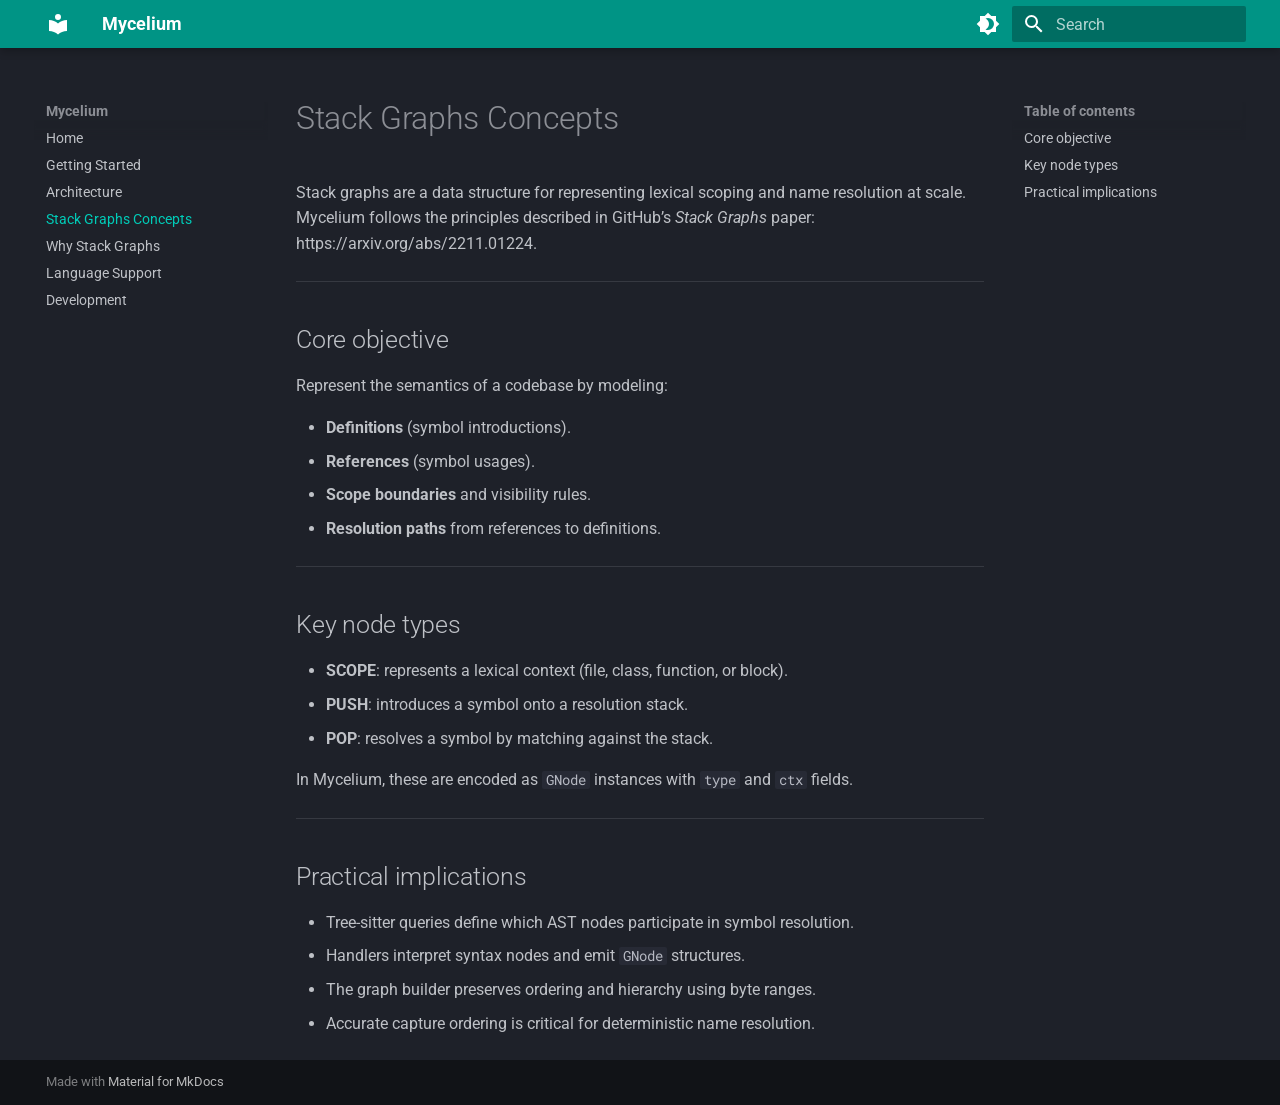
<file: stack-graphs/index.html>
<!doctype html>
<html lang="en" class="no-js">
  <head>
    
      <meta charset="utf-8">
      <meta name="viewport" content="width=device-width,initial-scale=1">
      
        <meta name="description" content="Tree-sitter-based stack graphs for semantic indexing.">
      
      
        <meta name="author" content="Sheep Technologies">
      
      
        <link rel="canonical" href="https://sheeptechnologies.github.io/mycelium/stack-graphs/">
      
      
        <link rel="prev" href="../architecture/">
      
      
        <link rel="next" href="../why-stack-graphs/">
      
      
        
      
      
      <link rel="icon" href="../assets/images/favicon.png">
      <meta name="generator" content="mkdocs-1.6.1, mkdocs-material-9.7.1">
    
    
      
        <title>Stack Graphs Concepts - Mycelium</title>
      
    
    
      <link rel="stylesheet" href="../assets/stylesheets/main.484c7ddc.min.css">
      
        
        <link rel="stylesheet" href="../assets/stylesheets/palette.ab4e12ef.min.css">
      
      


    
    
      
    
    
      
        
        
        <link rel="preconnect" href="https://fonts.gstatic.com" crossorigin>
        <link rel="stylesheet" href="https://fonts.googleapis.com/css?family=Roboto:300,300i,400,400i,700,700i%7CRoboto+Mono:400,400i,700,700i&display=fallback">
        <style>:root{--md-text-font:"Roboto";--md-code-font:"Roboto Mono"}</style>
      
    
    
    <script>__md_scope=new URL("..",location),__md_hash=e=>[...e].reduce(((e,_)=>(e<<5)-e+_.charCodeAt(0)),0),__md_get=(e,_=localStorage,t=__md_scope)=>JSON.parse(_.getItem(t.pathname+"."+e)),__md_set=(e,_,t=localStorage,a=__md_scope)=>{try{t.setItem(a.pathname+"."+e,JSON.stringify(_))}catch(e){}}</script>
    
      

    
    
  </head>
  
  
    
    
      
    
    
    
    
    <body dir="ltr" data-md-color-scheme="slate" data-md-color-primary="teal" data-md-color-accent="purple">
  
    
    <input class="md-toggle" data-md-toggle="drawer" type="checkbox" id="__drawer" autocomplete="off">
    <input class="md-toggle" data-md-toggle="search" type="checkbox" id="__search" autocomplete="off">
    <label class="md-overlay" for="__drawer"></label>
    <div data-md-component="skip">
      
        
        <a href="#stack-graphs-concepts" class="md-skip">
          Skip to content
        </a>
      
    </div>
    <div data-md-component="announce">
      
    </div>
    
    
      

  

<header class="md-header md-header--shadow" data-md-component="header">
  <nav class="md-header__inner md-grid" aria-label="Header">
    <a href=".." title="Mycelium" class="md-header__button md-logo" aria-label="Mycelium" data-md-component="logo">
      
  
  <svg xmlns="http://www.w3.org/2000/svg" viewBox="0 0 24 24"><path d="M12 8a3 3 0 0 0 3-3 3 3 0 0 0-3-3 3 3 0 0 0-3 3 3 3 0 0 0 3 3m0 3.54C9.64 9.35 6.5 8 3 8v11c3.5 0 6.64 1.35 9 3.54 2.36-2.19 5.5-3.54 9-3.54V8c-3.5 0-6.64 1.35-9 3.54"/></svg>

    </a>
    <label class="md-header__button md-icon" for="__drawer">
      
      <svg xmlns="http://www.w3.org/2000/svg" viewBox="0 0 24 24"><path d="M3 6h18v2H3zm0 5h18v2H3zm0 5h18v2H3z"/></svg>
    </label>
    <div class="md-header__title" data-md-component="header-title">
      <div class="md-header__ellipsis">
        <div class="md-header__topic">
          <span class="md-ellipsis">
            Mycelium
          </span>
        </div>
        <div class="md-header__topic" data-md-component="header-topic">
          <span class="md-ellipsis">
            
              Stack Graphs Concepts
            
          </span>
        </div>
      </div>
    </div>
    
      
        <form class="md-header__option" data-md-component="palette">
  
    
    
    
    <input class="md-option" data-md-color-media="" data-md-color-scheme="slate" data-md-color-primary="teal" data-md-color-accent="purple"  aria-label="Switch to light mode"  type="radio" name="__palette" id="__palette_0">
    
      <label class="md-header__button md-icon" title="Switch to light mode" for="__palette_1" hidden>
        <svg xmlns="http://www.w3.org/2000/svg" viewBox="0 0 24 24"><path d="M12 18c-.89 0-1.74-.2-2.5-.55C11.56 16.5 13 14.42 13 12s-1.44-4.5-3.5-5.45C10.26 6.2 11.11 6 12 6a6 6 0 0 1 6 6 6 6 0 0 1-6 6m8-9.31V4h-4.69L12 .69 8.69 4H4v4.69L.69 12 4 15.31V20h4.69L12 23.31 15.31 20H20v-4.69L23.31 12z"/></svg>
      </label>
    
  
    
    
    
    <input class="md-option" data-md-color-media="" data-md-color-scheme="default" data-md-color-primary="teal" data-md-color-accent="purple"  aria-label="Switch to dark mode"  type="radio" name="__palette" id="__palette_1">
    
      <label class="md-header__button md-icon" title="Switch to dark mode" for="__palette_0" hidden>
        <svg xmlns="http://www.w3.org/2000/svg" viewBox="0 0 24 24"><path d="M12 8a4 4 0 0 0-4 4 4 4 0 0 0 4 4 4 4 0 0 0 4-4 4 4 0 0 0-4-4m0 10a6 6 0 0 1-6-6 6 6 0 0 1 6-6 6 6 0 0 1 6 6 6 6 0 0 1-6 6m8-9.31V4h-4.69L12 .69 8.69 4H4v4.69L.69 12 4 15.31V20h4.69L12 23.31 15.31 20H20v-4.69L23.31 12z"/></svg>
      </label>
    
  
</form>
      
    
    
      <script>var palette=__md_get("__palette");if(palette&&palette.color){if("(prefers-color-scheme)"===palette.color.media){var media=matchMedia("(prefers-color-scheme: light)"),input=document.querySelector(media.matches?"[data-md-color-media='(prefers-color-scheme: light)']":"[data-md-color-media='(prefers-color-scheme: dark)']");palette.color.media=input.getAttribute("data-md-color-media"),palette.color.scheme=input.getAttribute("data-md-color-scheme"),palette.color.primary=input.getAttribute("data-md-color-primary"),palette.color.accent=input.getAttribute("data-md-color-accent")}for(var[key,value]of Object.entries(palette.color))document.body.setAttribute("data-md-color-"+key,value)}</script>
    
    
    
      
      
        <label class="md-header__button md-icon" for="__search">
          
          <svg xmlns="http://www.w3.org/2000/svg" viewBox="0 0 24 24"><path d="M9.5 3A6.5 6.5 0 0 1 16 9.5c0 1.61-.59 3.09-1.56 4.23l.27.27h.79l5 5-1.5 1.5-5-5v-.79l-.27-.27A6.52 6.52 0 0 1 9.5 16 6.5 6.5 0 0 1 3 9.5 6.5 6.5 0 0 1 9.5 3m0 2C7 5 5 7 5 9.5S7 14 9.5 14 14 12 14 9.5 12 5 9.5 5"/></svg>
        </label>
        <div class="md-search" data-md-component="search" role="dialog">
  <label class="md-search__overlay" for="__search"></label>
  <div class="md-search__inner" role="search">
    <form class="md-search__form" name="search">
      <input type="text" class="md-search__input" name="query" aria-label="Search" placeholder="Search" autocapitalize="off" autocorrect="off" autocomplete="off" spellcheck="false" data-md-component="search-query" required>
      <label class="md-search__icon md-icon" for="__search">
        
        <svg xmlns="http://www.w3.org/2000/svg" viewBox="0 0 24 24"><path d="M9.5 3A6.5 6.5 0 0 1 16 9.5c0 1.61-.59 3.09-1.56 4.23l.27.27h.79l5 5-1.5 1.5-5-5v-.79l-.27-.27A6.52 6.52 0 0 1 9.5 16 6.5 6.5 0 0 1 3 9.5 6.5 6.5 0 0 1 9.5 3m0 2C7 5 5 7 5 9.5S7 14 9.5 14 14 12 14 9.5 12 5 9.5 5"/></svg>
        
        <svg xmlns="http://www.w3.org/2000/svg" viewBox="0 0 24 24"><path d="M20 11v2H8l5.5 5.5-1.42 1.42L4.16 12l7.92-7.92L13.5 5.5 8 11z"/></svg>
      </label>
      <nav class="md-search__options" aria-label="Search">
        
        <button type="reset" class="md-search__icon md-icon" title="Clear" aria-label="Clear" tabindex="-1">
          
          <svg xmlns="http://www.w3.org/2000/svg" viewBox="0 0 24 24"><path d="M19 6.41 17.59 5 12 10.59 6.41 5 5 6.41 10.59 12 5 17.59 6.41 19 12 13.41 17.59 19 19 17.59 13.41 12z"/></svg>
        </button>
      </nav>
      
    </form>
    <div class="md-search__output">
      <div class="md-search__scrollwrap" tabindex="0" data-md-scrollfix>
        <div class="md-search-result" data-md-component="search-result">
          <div class="md-search-result__meta">
            Initializing search
          </div>
          <ol class="md-search-result__list" role="presentation"></ol>
        </div>
      </div>
    </div>
  </div>
</div>
      
    
    
  </nav>
  
</header>
    
    <div class="md-container" data-md-component="container">
      
      
        
          
        
      
      <main class="md-main" data-md-component="main">
        <div class="md-main__inner md-grid">
          
            
              
              <div class="md-sidebar md-sidebar--primary" data-md-component="sidebar" data-md-type="navigation" >
                <div class="md-sidebar__scrollwrap">
                  <div class="md-sidebar__inner">
                    



<nav class="md-nav md-nav--primary" aria-label="Navigation" data-md-level="0">
  <label class="md-nav__title" for="__drawer">
    <a href=".." title="Mycelium" class="md-nav__button md-logo" aria-label="Mycelium" data-md-component="logo">
      
  
  <svg xmlns="http://www.w3.org/2000/svg" viewBox="0 0 24 24"><path d="M12 8a3 3 0 0 0 3-3 3 3 0 0 0-3-3 3 3 0 0 0-3 3 3 3 0 0 0 3 3m0 3.54C9.64 9.35 6.5 8 3 8v11c3.5 0 6.64 1.35 9 3.54 2.36-2.19 5.5-3.54 9-3.54V8c-3.5 0-6.64 1.35-9 3.54"/></svg>

    </a>
    Mycelium
  </label>
  
  <ul class="md-nav__list" data-md-scrollfix>
    
      
      
  
  
  
  
    <li class="md-nav__item">
      <a href=".." class="md-nav__link">
        
  
  
  <span class="md-ellipsis">
    
  
    Home
  

    
  </span>
  
  

      </a>
    </li>
  

    
      
      
  
  
  
  
    <li class="md-nav__item">
      <a href="../getting-started/" class="md-nav__link">
        
  
  
  <span class="md-ellipsis">
    
  
    Getting Started
  

    
  </span>
  
  

      </a>
    </li>
  

    
      
      
  
  
  
  
    <li class="md-nav__item">
      <a href="../architecture/" class="md-nav__link">
        
  
  
  <span class="md-ellipsis">
    
  
    Architecture
  

    
  </span>
  
  

      </a>
    </li>
  

    
      
      
  
  
    
  
  
  
    <li class="md-nav__item md-nav__item--active">
      
      <input class="md-nav__toggle md-toggle" type="checkbox" id="__toc">
      
      
        
      
      
        <label class="md-nav__link md-nav__link--active" for="__toc">
          
  
  
  <span class="md-ellipsis">
    
  
    Stack Graphs Concepts
  

    
  </span>
  
  

          <span class="md-nav__icon md-icon"></span>
        </label>
      
      <a href="./" class="md-nav__link md-nav__link--active">
        
  
  
  <span class="md-ellipsis">
    
  
    Stack Graphs Concepts
  

    
  </span>
  
  

      </a>
      
        

<nav class="md-nav md-nav--secondary" aria-label="Table of contents">
  
  
  
    
  
  
    <label class="md-nav__title" for="__toc">
      <span class="md-nav__icon md-icon"></span>
      Table of contents
    </label>
    <ul class="md-nav__list" data-md-component="toc" data-md-scrollfix>
      
        <li class="md-nav__item">
  <a href="#core-objective" class="md-nav__link">
    <span class="md-ellipsis">
      
        Core objective
      
    </span>
  </a>
  
</li>
      
        <li class="md-nav__item">
  <a href="#key-node-types" class="md-nav__link">
    <span class="md-ellipsis">
      
        Key node types
      
    </span>
  </a>
  
</li>
      
        <li class="md-nav__item">
  <a href="#practical-implications" class="md-nav__link">
    <span class="md-ellipsis">
      
        Practical implications
      
    </span>
  </a>
  
</li>
      
    </ul>
  
</nav>
      
    </li>
  

    
      
      
  
  
  
  
    <li class="md-nav__item">
      <a href="../why-stack-graphs/" class="md-nav__link">
        
  
  
  <span class="md-ellipsis">
    
  
    Why Stack Graphs
  

    
  </span>
  
  

      </a>
    </li>
  

    
      
      
  
  
  
  
    <li class="md-nav__item">
      <a href="../language-support/" class="md-nav__link">
        
  
  
  <span class="md-ellipsis">
    
  
    Language Support
  

    
  </span>
  
  

      </a>
    </li>
  

    
      
      
  
  
  
  
    <li class="md-nav__item">
      <a href="../development/" class="md-nav__link">
        
  
  
  <span class="md-ellipsis">
    
  
    Development
  

    
  </span>
  
  

      </a>
    </li>
  

    
  </ul>
</nav>
                  </div>
                </div>
              </div>
            
            
              
              <div class="md-sidebar md-sidebar--secondary" data-md-component="sidebar" data-md-type="toc" >
                <div class="md-sidebar__scrollwrap">
                  <div class="md-sidebar__inner">
                    

<nav class="md-nav md-nav--secondary" aria-label="Table of contents">
  
  
  
    
  
  
    <label class="md-nav__title" for="__toc">
      <span class="md-nav__icon md-icon"></span>
      Table of contents
    </label>
    <ul class="md-nav__list" data-md-component="toc" data-md-scrollfix>
      
        <li class="md-nav__item">
  <a href="#core-objective" class="md-nav__link">
    <span class="md-ellipsis">
      
        Core objective
      
    </span>
  </a>
  
</li>
      
        <li class="md-nav__item">
  <a href="#key-node-types" class="md-nav__link">
    <span class="md-ellipsis">
      
        Key node types
      
    </span>
  </a>
  
</li>
      
        <li class="md-nav__item">
  <a href="#practical-implications" class="md-nav__link">
    <span class="md-ellipsis">
      
        Practical implications
      
    </span>
  </a>
  
</li>
      
    </ul>
  
</nav>
                  </div>
                </div>
              </div>
            
          
          
            <div class="md-content" data-md-component="content">
              
              <article class="md-content__inner md-typeset">
                
                  



<h1 id="stack-graphs-concepts">Stack Graphs Concepts<a class="headerlink" href="#stack-graphs-concepts" title="Permanent link">&para;</a></h1>
<p>Stack graphs are a data structure for representing lexical scoping and name resolution at scale. Mycelium follows the principles described in GitHub’s <em>Stack Graphs</em> paper: https://arxiv.org/abs/2211.01224.</p>
<hr />
<h2 id="core-objective">Core objective<a class="headerlink" href="#core-objective" title="Permanent link">&para;</a></h2>
<p>Represent the semantics of a codebase by modeling:</p>
<ul>
<li><strong>Definitions</strong> (symbol introductions).</li>
<li><strong>References</strong> (symbol usages).</li>
<li><strong>Scope boundaries</strong> and visibility rules.</li>
<li><strong>Resolution paths</strong> from references to definitions.</li>
</ul>
<hr />
<h2 id="key-node-types">Key node types<a class="headerlink" href="#key-node-types" title="Permanent link">&para;</a></h2>
<ul>
<li><strong>SCOPE</strong>: represents a lexical context (file, class, function, or block).</li>
<li><strong>PUSH</strong>: introduces a symbol onto a resolution stack.</li>
<li><strong>POP</strong>: resolves a symbol by matching against the stack.</li>
</ul>
<p>In Mycelium, these are encoded as <code>GNode</code> instances with <code>type</code> and <code>ctx</code> fields.</p>
<hr />
<h2 id="practical-implications">Practical implications<a class="headerlink" href="#practical-implications" title="Permanent link">&para;</a></h2>
<ul>
<li>Tree-sitter queries define which AST nodes participate in symbol resolution.</li>
<li>Handlers interpret syntax nodes and emit <code>GNode</code> structures.</li>
<li>The graph builder preserves ordering and hierarchy using byte ranges.</li>
<li>Accurate capture ordering is critical for deterministic name resolution.</li>
</ul>












                
              </article>
            </div>
          
          
<script>var target=document.getElementById(location.hash.slice(1));target&&target.name&&(target.checked=target.name.startsWith("__tabbed_"))</script>
        </div>
        
      </main>
      
        <footer class="md-footer">
  
  <div class="md-footer-meta md-typeset">
    <div class="md-footer-meta__inner md-grid">
      <div class="md-copyright">
  
  
    Made with
    <a href="https://squidfunk.github.io/mkdocs-material/" target="_blank" rel="noopener">
      Material for MkDocs
    </a>
  
</div>
      
    </div>
  </div>
</footer>
      
    </div>
    <div class="md-dialog" data-md-component="dialog">
      <div class="md-dialog__inner md-typeset"></div>
    </div>
    
    
    
      
      
      <script id="__config" type="application/json">{"annotate": null, "base": "..", "features": ["navigation.instant", "navigation.tracking", "navigation.sections", "navigation.expand", "content.code.copy"], "search": "../assets/javascripts/workers/search.2c215733.min.js", "tags": null, "translations": {"clipboard.copied": "Copied to clipboard", "clipboard.copy": "Copy to clipboard", "search.result.more.one": "1 more on this page", "search.result.more.other": "# more on this page", "search.result.none": "No matching documents", "search.result.one": "1 matching document", "search.result.other": "# matching documents", "search.result.placeholder": "Type to start searching", "search.result.term.missing": "Missing", "select.version": "Select version"}, "version": null}</script>
    
    
      <script src="../assets/javascripts/bundle.79ae519e.min.js"></script>
      
    
  </body>
</html>
</file>
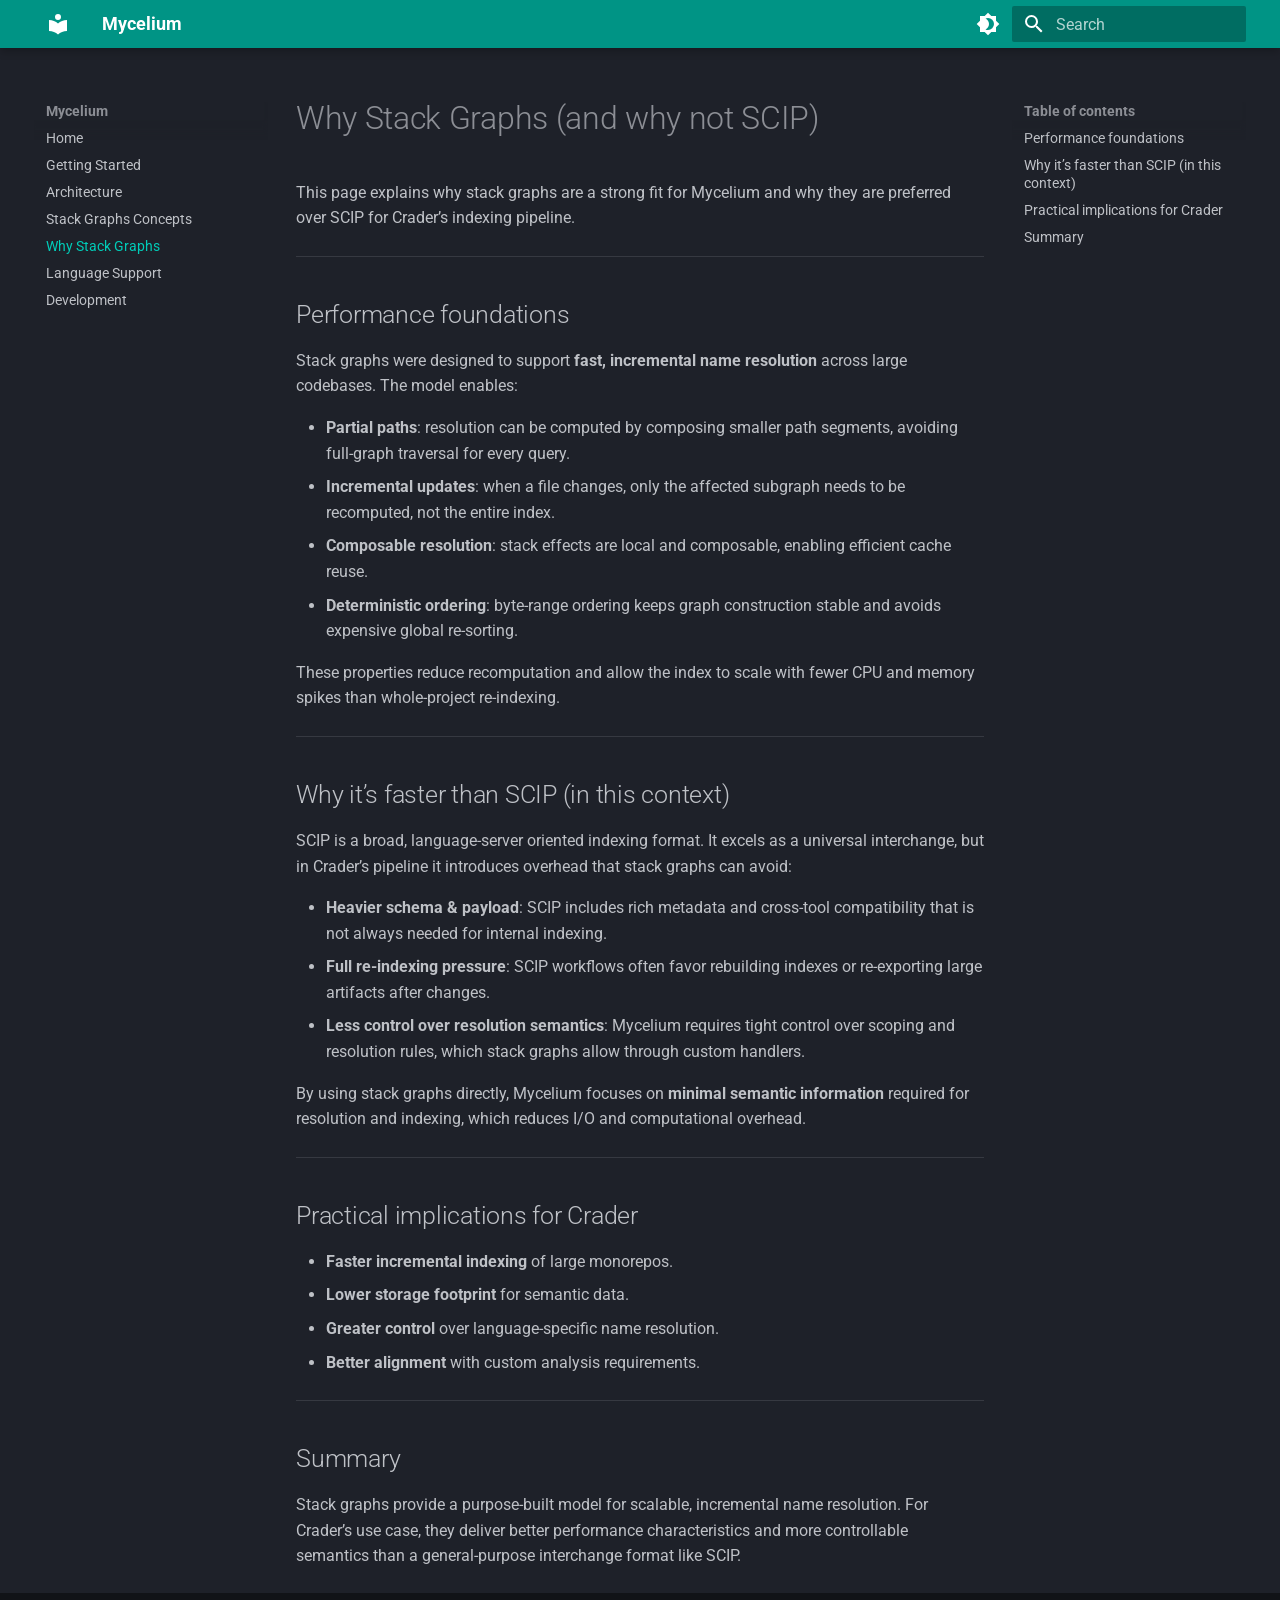
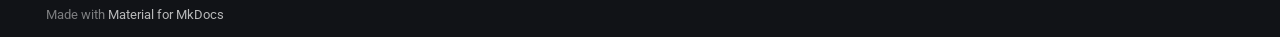
<file: why-stack-graphs/index.html>
<!doctype html>
<html lang="en" class="no-js">
  <head>
    
      <meta charset="utf-8">
      <meta name="viewport" content="width=device-width,initial-scale=1">
      
        <meta name="description" content="Tree-sitter-based stack graphs for semantic indexing.">
      
      
        <meta name="author" content="Sheep Technologies">
      
      
        <link rel="canonical" href="https://sheeptechnologies.github.io/mycelium/why-stack-graphs/">
      
      
        <link rel="prev" href="../stack-graphs/">
      
      
        <link rel="next" href="../language-support/">
      
      
        
      
      
      <link rel="icon" href="../assets/images/favicon.png">
      <meta name="generator" content="mkdocs-1.6.1, mkdocs-material-9.7.1">
    
    
      
        <title>Why Stack Graphs - Mycelium</title>
      
    
    
      <link rel="stylesheet" href="../assets/stylesheets/main.484c7ddc.min.css">
      
        
        <link rel="stylesheet" href="../assets/stylesheets/palette.ab4e12ef.min.css">
      
      


    
    
      
    
    
      
        
        
        <link rel="preconnect" href="https://fonts.gstatic.com" crossorigin>
        <link rel="stylesheet" href="https://fonts.googleapis.com/css?family=Roboto:300,300i,400,400i,700,700i%7CRoboto+Mono:400,400i,700,700i&display=fallback">
        <style>:root{--md-text-font:"Roboto";--md-code-font:"Roboto Mono"}</style>
      
    
    
    <script>__md_scope=new URL("..",location),__md_hash=e=>[...e].reduce(((e,_)=>(e<<5)-e+_.charCodeAt(0)),0),__md_get=(e,_=localStorage,t=__md_scope)=>JSON.parse(_.getItem(t.pathname+"."+e)),__md_set=(e,_,t=localStorage,a=__md_scope)=>{try{t.setItem(a.pathname+"."+e,JSON.stringify(_))}catch(e){}}</script>
    
      

    
    
  </head>
  
  
    
    
      
    
    
    
    
    <body dir="ltr" data-md-color-scheme="slate" data-md-color-primary="teal" data-md-color-accent="purple">
  
    
    <input class="md-toggle" data-md-toggle="drawer" type="checkbox" id="__drawer" autocomplete="off">
    <input class="md-toggle" data-md-toggle="search" type="checkbox" id="__search" autocomplete="off">
    <label class="md-overlay" for="__drawer"></label>
    <div data-md-component="skip">
      
        
        <a href="#why-stack-graphs-and-why-not-scip" class="md-skip">
          Skip to content
        </a>
      
    </div>
    <div data-md-component="announce">
      
    </div>
    
    
      

  

<header class="md-header md-header--shadow" data-md-component="header">
  <nav class="md-header__inner md-grid" aria-label="Header">
    <a href=".." title="Mycelium" class="md-header__button md-logo" aria-label="Mycelium" data-md-component="logo">
      
  
  <svg xmlns="http://www.w3.org/2000/svg" viewBox="0 0 24 24"><path d="M12 8a3 3 0 0 0 3-3 3 3 0 0 0-3-3 3 3 0 0 0-3 3 3 3 0 0 0 3 3m0 3.54C9.64 9.35 6.5 8 3 8v11c3.5 0 6.64 1.35 9 3.54 2.36-2.19 5.5-3.54 9-3.54V8c-3.5 0-6.64 1.35-9 3.54"/></svg>

    </a>
    <label class="md-header__button md-icon" for="__drawer">
      
      <svg xmlns="http://www.w3.org/2000/svg" viewBox="0 0 24 24"><path d="M3 6h18v2H3zm0 5h18v2H3zm0 5h18v2H3z"/></svg>
    </label>
    <div class="md-header__title" data-md-component="header-title">
      <div class="md-header__ellipsis">
        <div class="md-header__topic">
          <span class="md-ellipsis">
            Mycelium
          </span>
        </div>
        <div class="md-header__topic" data-md-component="header-topic">
          <span class="md-ellipsis">
            
              Why Stack Graphs
            
          </span>
        </div>
      </div>
    </div>
    
      
        <form class="md-header__option" data-md-component="palette">
  
    
    
    
    <input class="md-option" data-md-color-media="" data-md-color-scheme="slate" data-md-color-primary="teal" data-md-color-accent="purple"  aria-label="Switch to light mode"  type="radio" name="__palette" id="__palette_0">
    
      <label class="md-header__button md-icon" title="Switch to light mode" for="__palette_1" hidden>
        <svg xmlns="http://www.w3.org/2000/svg" viewBox="0 0 24 24"><path d="M12 18c-.89 0-1.74-.2-2.5-.55C11.56 16.5 13 14.42 13 12s-1.44-4.5-3.5-5.45C10.26 6.2 11.11 6 12 6a6 6 0 0 1 6 6 6 6 0 0 1-6 6m8-9.31V4h-4.69L12 .69 8.69 4H4v4.69L.69 12 4 15.31V20h4.69L12 23.31 15.31 20H20v-4.69L23.31 12z"/></svg>
      </label>
    
  
    
    
    
    <input class="md-option" data-md-color-media="" data-md-color-scheme="default" data-md-color-primary="teal" data-md-color-accent="purple"  aria-label="Switch to dark mode"  type="radio" name="__palette" id="__palette_1">
    
      <label class="md-header__button md-icon" title="Switch to dark mode" for="__palette_0" hidden>
        <svg xmlns="http://www.w3.org/2000/svg" viewBox="0 0 24 24"><path d="M12 8a4 4 0 0 0-4 4 4 4 0 0 0 4 4 4 4 0 0 0 4-4 4 4 0 0 0-4-4m0 10a6 6 0 0 1-6-6 6 6 0 0 1 6-6 6 6 0 0 1 6 6 6 6 0 0 1-6 6m8-9.31V4h-4.69L12 .69 8.69 4H4v4.69L.69 12 4 15.31V20h4.69L12 23.31 15.31 20H20v-4.69L23.31 12z"/></svg>
      </label>
    
  
</form>
      
    
    
      <script>var palette=__md_get("__palette");if(palette&&palette.color){if("(prefers-color-scheme)"===palette.color.media){var media=matchMedia("(prefers-color-scheme: light)"),input=document.querySelector(media.matches?"[data-md-color-media='(prefers-color-scheme: light)']":"[data-md-color-media='(prefers-color-scheme: dark)']");palette.color.media=input.getAttribute("data-md-color-media"),palette.color.scheme=input.getAttribute("data-md-color-scheme"),palette.color.primary=input.getAttribute("data-md-color-primary"),palette.color.accent=input.getAttribute("data-md-color-accent")}for(var[key,value]of Object.entries(palette.color))document.body.setAttribute("data-md-color-"+key,value)}</script>
    
    
    
      
      
        <label class="md-header__button md-icon" for="__search">
          
          <svg xmlns="http://www.w3.org/2000/svg" viewBox="0 0 24 24"><path d="M9.5 3A6.5 6.5 0 0 1 16 9.5c0 1.61-.59 3.09-1.56 4.23l.27.27h.79l5 5-1.5 1.5-5-5v-.79l-.27-.27A6.52 6.52 0 0 1 9.5 16 6.5 6.5 0 0 1 3 9.5 6.5 6.5 0 0 1 9.5 3m0 2C7 5 5 7 5 9.5S7 14 9.5 14 14 12 14 9.5 12 5 9.5 5"/></svg>
        </label>
        <div class="md-search" data-md-component="search" role="dialog">
  <label class="md-search__overlay" for="__search"></label>
  <div class="md-search__inner" role="search">
    <form class="md-search__form" name="search">
      <input type="text" class="md-search__input" name="query" aria-label="Search" placeholder="Search" autocapitalize="off" autocorrect="off" autocomplete="off" spellcheck="false" data-md-component="search-query" required>
      <label class="md-search__icon md-icon" for="__search">
        
        <svg xmlns="http://www.w3.org/2000/svg" viewBox="0 0 24 24"><path d="M9.5 3A6.5 6.5 0 0 1 16 9.5c0 1.61-.59 3.09-1.56 4.23l.27.27h.79l5 5-1.5 1.5-5-5v-.79l-.27-.27A6.52 6.52 0 0 1 9.5 16 6.5 6.5 0 0 1 3 9.5 6.5 6.5 0 0 1 9.5 3m0 2C7 5 5 7 5 9.5S7 14 9.5 14 14 12 14 9.5 12 5 9.5 5"/></svg>
        
        <svg xmlns="http://www.w3.org/2000/svg" viewBox="0 0 24 24"><path d="M20 11v2H8l5.5 5.5-1.42 1.42L4.16 12l7.92-7.92L13.5 5.5 8 11z"/></svg>
      </label>
      <nav class="md-search__options" aria-label="Search">
        
        <button type="reset" class="md-search__icon md-icon" title="Clear" aria-label="Clear" tabindex="-1">
          
          <svg xmlns="http://www.w3.org/2000/svg" viewBox="0 0 24 24"><path d="M19 6.41 17.59 5 12 10.59 6.41 5 5 6.41 10.59 12 5 17.59 6.41 19 12 13.41 17.59 19 19 17.59 13.41 12z"/></svg>
        </button>
      </nav>
      
    </form>
    <div class="md-search__output">
      <div class="md-search__scrollwrap" tabindex="0" data-md-scrollfix>
        <div class="md-search-result" data-md-component="search-result">
          <div class="md-search-result__meta">
            Initializing search
          </div>
          <ol class="md-search-result__list" role="presentation"></ol>
        </div>
      </div>
    </div>
  </div>
</div>
      
    
    
  </nav>
  
</header>
    
    <div class="md-container" data-md-component="container">
      
      
        
          
        
      
      <main class="md-main" data-md-component="main">
        <div class="md-main__inner md-grid">
          
            
              
              <div class="md-sidebar md-sidebar--primary" data-md-component="sidebar" data-md-type="navigation" >
                <div class="md-sidebar__scrollwrap">
                  <div class="md-sidebar__inner">
                    



<nav class="md-nav md-nav--primary" aria-label="Navigation" data-md-level="0">
  <label class="md-nav__title" for="__drawer">
    <a href=".." title="Mycelium" class="md-nav__button md-logo" aria-label="Mycelium" data-md-component="logo">
      
  
  <svg xmlns="http://www.w3.org/2000/svg" viewBox="0 0 24 24"><path d="M12 8a3 3 0 0 0 3-3 3 3 0 0 0-3-3 3 3 0 0 0-3 3 3 3 0 0 0 3 3m0 3.54C9.64 9.35 6.5 8 3 8v11c3.5 0 6.64 1.35 9 3.54 2.36-2.19 5.5-3.54 9-3.54V8c-3.5 0-6.64 1.35-9 3.54"/></svg>

    </a>
    Mycelium
  </label>
  
  <ul class="md-nav__list" data-md-scrollfix>
    
      
      
  
  
  
  
    <li class="md-nav__item">
      <a href=".." class="md-nav__link">
        
  
  
  <span class="md-ellipsis">
    
  
    Home
  

    
  </span>
  
  

      </a>
    </li>
  

    
      
      
  
  
  
  
    <li class="md-nav__item">
      <a href="../getting-started/" class="md-nav__link">
        
  
  
  <span class="md-ellipsis">
    
  
    Getting Started
  

    
  </span>
  
  

      </a>
    </li>
  

    
      
      
  
  
  
  
    <li class="md-nav__item">
      <a href="../architecture/" class="md-nav__link">
        
  
  
  <span class="md-ellipsis">
    
  
    Architecture
  

    
  </span>
  
  

      </a>
    </li>
  

    
      
      
  
  
  
  
    <li class="md-nav__item">
      <a href="../stack-graphs/" class="md-nav__link">
        
  
  
  <span class="md-ellipsis">
    
  
    Stack Graphs Concepts
  

    
  </span>
  
  

      </a>
    </li>
  

    
      
      
  
  
    
  
  
  
    <li class="md-nav__item md-nav__item--active">
      
      <input class="md-nav__toggle md-toggle" type="checkbox" id="__toc">
      
      
        
      
      
        <label class="md-nav__link md-nav__link--active" for="__toc">
          
  
  
  <span class="md-ellipsis">
    
  
    Why Stack Graphs
  

    
  </span>
  
  

          <span class="md-nav__icon md-icon"></span>
        </label>
      
      <a href="./" class="md-nav__link md-nav__link--active">
        
  
  
  <span class="md-ellipsis">
    
  
    Why Stack Graphs
  

    
  </span>
  
  

      </a>
      
        

<nav class="md-nav md-nav--secondary" aria-label="Table of contents">
  
  
  
    
  
  
    <label class="md-nav__title" for="__toc">
      <span class="md-nav__icon md-icon"></span>
      Table of contents
    </label>
    <ul class="md-nav__list" data-md-component="toc" data-md-scrollfix>
      
        <li class="md-nav__item">
  <a href="#performance-foundations" class="md-nav__link">
    <span class="md-ellipsis">
      
        Performance foundations
      
    </span>
  </a>
  
</li>
      
        <li class="md-nav__item">
  <a href="#why-its-faster-than-scip-in-this-context" class="md-nav__link">
    <span class="md-ellipsis">
      
        Why it’s faster than SCIP (in this context)
      
    </span>
  </a>
  
</li>
      
        <li class="md-nav__item">
  <a href="#practical-implications-for-crader" class="md-nav__link">
    <span class="md-ellipsis">
      
        Practical implications for Crader
      
    </span>
  </a>
  
</li>
      
        <li class="md-nav__item">
  <a href="#summary" class="md-nav__link">
    <span class="md-ellipsis">
      
        Summary
      
    </span>
  </a>
  
</li>
      
    </ul>
  
</nav>
      
    </li>
  

    
      
      
  
  
  
  
    <li class="md-nav__item">
      <a href="../language-support/" class="md-nav__link">
        
  
  
  <span class="md-ellipsis">
    
  
    Language Support
  

    
  </span>
  
  

      </a>
    </li>
  

    
      
      
  
  
  
  
    <li class="md-nav__item">
      <a href="../development/" class="md-nav__link">
        
  
  
  <span class="md-ellipsis">
    
  
    Development
  

    
  </span>
  
  

      </a>
    </li>
  

    
  </ul>
</nav>
                  </div>
                </div>
              </div>
            
            
              
              <div class="md-sidebar md-sidebar--secondary" data-md-component="sidebar" data-md-type="toc" >
                <div class="md-sidebar__scrollwrap">
                  <div class="md-sidebar__inner">
                    

<nav class="md-nav md-nav--secondary" aria-label="Table of contents">
  
  
  
    
  
  
    <label class="md-nav__title" for="__toc">
      <span class="md-nav__icon md-icon"></span>
      Table of contents
    </label>
    <ul class="md-nav__list" data-md-component="toc" data-md-scrollfix>
      
        <li class="md-nav__item">
  <a href="#performance-foundations" class="md-nav__link">
    <span class="md-ellipsis">
      
        Performance foundations
      
    </span>
  </a>
  
</li>
      
        <li class="md-nav__item">
  <a href="#why-its-faster-than-scip-in-this-context" class="md-nav__link">
    <span class="md-ellipsis">
      
        Why it’s faster than SCIP (in this context)
      
    </span>
  </a>
  
</li>
      
        <li class="md-nav__item">
  <a href="#practical-implications-for-crader" class="md-nav__link">
    <span class="md-ellipsis">
      
        Practical implications for Crader
      
    </span>
  </a>
  
</li>
      
        <li class="md-nav__item">
  <a href="#summary" class="md-nav__link">
    <span class="md-ellipsis">
      
        Summary
      
    </span>
  </a>
  
</li>
      
    </ul>
  
</nav>
                  </div>
                </div>
              </div>
            
          
          
            <div class="md-content" data-md-component="content">
              
              <article class="md-content__inner md-typeset">
                
                  



<h1 id="why-stack-graphs-and-why-not-scip">Why Stack Graphs (and why not SCIP)<a class="headerlink" href="#why-stack-graphs-and-why-not-scip" title="Permanent link">&para;</a></h1>
<p>This page explains why stack graphs are a strong fit for Mycelium and why they are preferred over SCIP for Crader’s indexing pipeline.</p>
<hr />
<h2 id="performance-foundations">Performance foundations<a class="headerlink" href="#performance-foundations" title="Permanent link">&para;</a></h2>
<p>Stack graphs were designed to support <strong>fast, incremental name resolution</strong> across large codebases. The model enables:</p>
<ul>
<li><strong>Partial paths</strong>: resolution can be computed by composing smaller path segments, avoiding full-graph traversal for every query.</li>
<li><strong>Incremental updates</strong>: when a file changes, only the affected subgraph needs to be recomputed, not the entire index.</li>
<li><strong>Composable resolution</strong>: stack effects are local and composable, enabling efficient cache reuse.</li>
<li><strong>Deterministic ordering</strong>: byte-range ordering keeps graph construction stable and avoids expensive global re-sorting.</li>
</ul>
<p>These properties reduce recomputation and allow the index to scale with fewer CPU and memory spikes than whole-project re-indexing.</p>
<hr />
<h2 id="why-its-faster-than-scip-in-this-context">Why it’s faster than SCIP (in this context)<a class="headerlink" href="#why-its-faster-than-scip-in-this-context" title="Permanent link">&para;</a></h2>
<p>SCIP is a broad, language-server oriented indexing format. It excels as a universal interchange, but in Crader’s pipeline it introduces overhead that stack graphs can avoid:</p>
<ul>
<li><strong>Heavier schema &amp; payload</strong>: SCIP includes rich metadata and cross-tool compatibility that is not always needed for internal indexing.</li>
<li><strong>Full re-indexing pressure</strong>: SCIP workflows often favor rebuilding indexes or re-exporting large artifacts after changes.</li>
<li><strong>Less control over resolution semantics</strong>: Mycelium requires tight control over scoping and resolution rules, which stack graphs allow through custom handlers.</li>
</ul>
<p>By using stack graphs directly, Mycelium focuses on <strong>minimal semantic information</strong> required for resolution and indexing, which reduces I/O and computational overhead.</p>
<hr />
<h2 id="practical-implications-for-crader">Practical implications for Crader<a class="headerlink" href="#practical-implications-for-crader" title="Permanent link">&para;</a></h2>
<ul>
<li><strong>Faster incremental indexing</strong> of large monorepos.</li>
<li><strong>Lower storage footprint</strong> for semantic data.</li>
<li><strong>Greater control</strong> over language-specific name resolution.</li>
<li><strong>Better alignment</strong> with custom analysis requirements.</li>
</ul>
<hr />
<h2 id="summary">Summary<a class="headerlink" href="#summary" title="Permanent link">&para;</a></h2>
<p>Stack graphs provide a purpose-built model for scalable, incremental name resolution. For Crader’s use case, they deliver better performance characteristics and more controllable semantics than a general-purpose interchange format like SCIP.</p>












                
              </article>
            </div>
          
          
<script>var target=document.getElementById(location.hash.slice(1));target&&target.name&&(target.checked=target.name.startsWith("__tabbed_"))</script>
        </div>
        
      </main>
      
        <footer class="md-footer">
  
  <div class="md-footer-meta md-typeset">
    <div class="md-footer-meta__inner md-grid">
      <div class="md-copyright">
  
  
    Made with
    <a href="https://squidfunk.github.io/mkdocs-material/" target="_blank" rel="noopener">
      Material for MkDocs
    </a>
  
</div>
      
    </div>
  </div>
</footer>
      
    </div>
    <div class="md-dialog" data-md-component="dialog">
      <div class="md-dialog__inner md-typeset"></div>
    </div>
    
    
    
      
      
      <script id="__config" type="application/json">{"annotate": null, "base": "..", "features": ["navigation.instant", "navigation.tracking", "navigation.sections", "navigation.expand", "content.code.copy"], "search": "../assets/javascripts/workers/search.2c215733.min.js", "tags": null, "translations": {"clipboard.copied": "Copied to clipboard", "clipboard.copy": "Copy to clipboard", "search.result.more.one": "1 more on this page", "search.result.more.other": "# more on this page", "search.result.none": "No matching documents", "search.result.one": "1 matching document", "search.result.other": "# matching documents", "search.result.placeholder": "Type to start searching", "search.result.term.missing": "Missing", "select.version": "Select version"}, "version": null}</script>
    
    
      <script src="../assets/javascripts/bundle.79ae519e.min.js"></script>
      
    
  </body>
</html>
</file>
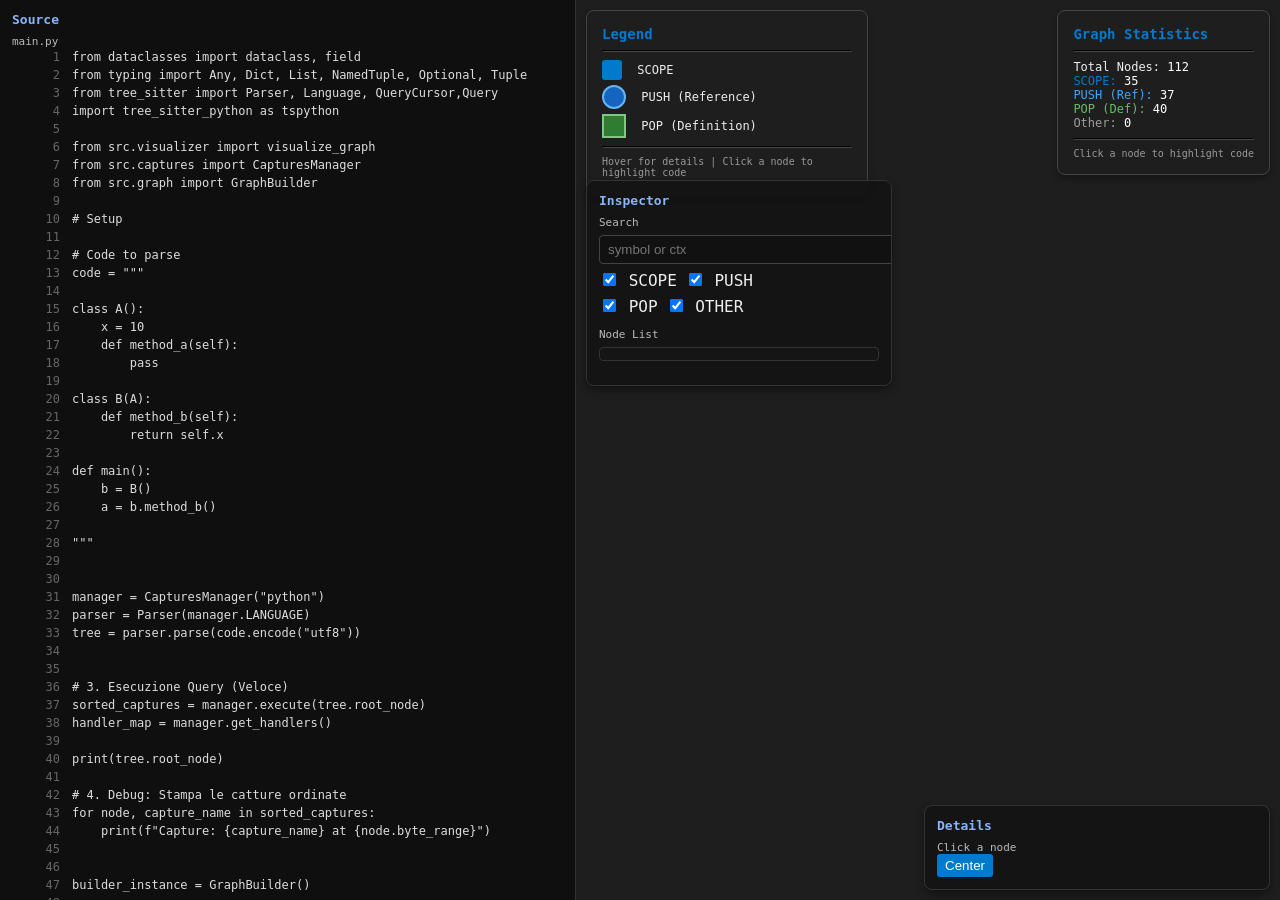
<file: restored.html>
<!DOCTYPE html>
<html>
<head>
    <meta charset="utf-8">
    <title>Stack Graph (Deserialized): graph</title>
    <script src="https://d3js.org/d3.v7.min.js"></script>
    <style>
        body {
            margin: 0;
            padding: 0;
            background: #0f0f0f;
            color: #eee;
            font-family: 'Fira Code', 'Consolas', monospace;
            height: 100vh;
        }
        #layout {
            display: grid;
            grid-template-columns: 45% 55%;
            height: 100vh;
            width: 100vw;
        }
        #code-panel {
            background: #0f0f0f;
            border-right: 1px solid #333;
            padding: 12px;
            overflow: auto;
        }
        #code-view {
            font-family: 'Fira Code', 'Consolas', monospace;
            font-size: 12px;
        }
        .code-line {
            display: flex;
            gap: 12px;
            padding: 2px 6px;
            border-radius: 3px;
        }
        .code-line:hover {
            background: #1c1c1c;
        }
        .code-line.selected {
            background: #2b4a6d;
        }
        .line-no {
            color: #666;
            min-width: 42px;
            text-align: right;
            user-select: none;
        }
        .line-text {
            color: #ddd;
            white-space: pre;
        }
        #graph-panel {
            position: relative;
            background: #1e1e1e;
            overflow: hidden;
        }
        #inspector-panel {
            position: absolute;
            top: 180px;
            left: 10px;
            width: 280px;
            max-height: calc(100% - 200px);
            overflow: auto;
            background: rgba(20, 20, 20, 0.95);
            border: 1px solid #333;
            border-radius: 8px;
            padding: 12px;
            z-index: 1000;
            box-shadow: 0 4px 8px rgba(0,0,0,0.4);
        }
        #detail-panel {
            position: absolute;
            bottom: 10px;
            right: 10px;
            width: 320px;
            background: rgba(20, 20, 20, 0.95);
            border: 1px solid #333;
            border-radius: 8px;
            padding: 12px;
            z-index: 1000;
            box-shadow: 0 4px 8px rgba(0,0,0,0.4);
        }
        .panel-title {
            font-size: 13px;
            font-weight: bold;
            color: #8ab4f8;
            margin-bottom: 8px;
        }
        .panel-section {
            margin-bottom: 12px;
        }
        .panel-label {
            display: block;
            font-size: 11px;
            color: #bbb;
            margin-bottom: 6px;
        }
        .panel-row {
            display: flex;
            gap: 8px;
            align-items: center;
            margin-top: 6px;
            flex-wrap: wrap;
        }
        .panel-row.small {
            font-size: 11px;
            color: #aaa;
        }
        #search-input {
            width: 100%;
            padding: 6px 8px;
            border-radius: 4px;
            border: 1px solid #444;
            background: #111;
            color: #eee;
        }
        #node-list {
            max-height: 240px;
            overflow: auto;
            border: 1px solid #333;
            border-radius: 4px;
            padding: 6px;
            background: #151515;
        }
        #detail-content {
            white-space: pre-wrap;
        }
        .node-item {
            padding: 4px 6px;
            margin-bottom: 2px;
            cursor: pointer;
            border-radius: 3px;
        }
        .node-item:hover {
            background: #222;
        }
        .node-item.selected {
            background: #2b4a6d;
        }
        .panel-actions button {
            background: #007acc;
            color: white;
            border: none;
            padding: 4px 8px;
            margin-right: 6px;
            border-radius: 3px;
            cursor: pointer;
        }
        .panel-actions button:hover {
            background: #005a9e;
        }
        .small {
            font-size: 11px;
            color: #bbb;
        }
        #graph-container {
            width: 100%;
            height: 100%;
            overflow: auto;
        }
        svg {
            background: #1e1e1e;
            display: block;
        }
        .node {
            cursor: pointer;
        }
        .node.selected circle {
            stroke: #ffb300;
            stroke-width: 4px;
        }
        .node.match circle {
            stroke: #fdd835;
            stroke-width: 3px;
        }
        .node.dim {
            opacity: 0.2;
        }
        .node.hidden {
            display: none;
        }
        .node.scope {
            cursor: pointer;
        }
        .node.scope:hover {
            opacity: 0.8;
        }
        .node-label {
            font-family: 'Fira Code', 'Consolas', monospace;
            font-size: 11px;
            pointer-events: none;
            fill: #fff;
        }
        .node.scope .node-label {
            font-weight: bold;
            font-size: 12px;
            fill: #fff;
        }
        .link {
            fill: none;
            stroke: #666;
            stroke-width: 1.5px;
        }
        .link.highlight {
            stroke: #ffb300;
            stroke-width: 3px;
        }
        .link.dim {
            opacity: 0.15;
        }
        .link.hidden {
            display: none;
        }
        .link.scope-link {
            stroke: #007acc;
            stroke-width: 2px;
        }
        .link.push-link {
            stroke: #42a5f5;
        }
        .link.pop-link {
            stroke: #66bb6a;
        }
    </style>
</head>
<body>
    <div id="layout">
        <div id="code-panel">
            <div class="panel-title">Source</div>
            <div id="code-meta" class="small"></div>
            <div id="code-view"></div>
        </div>
        <div id="graph-panel">
            
    <div id="legend-panel" style="position: absolute; top: 10px; left: 10px; background: rgba(30, 30, 30, 0.95); padding: 15px; border-radius: 8px; font-family: 'Fira Code', monospace; font-size: 12px; color: #eee; z-index: 1000; border: 1px solid #444; box-shadow: 0 4px 6px rgba(0,0,0,0.3); max-width: 250px;">
        <strong style="color: #007acc; font-size: 14px;">Legend</strong><br>
        <hr style="border-color: #444; margin: 8px 0;">
        <div style="margin: 5px 0;">
            <span style="display: inline-block; width: 20px; height: 20px; background: #007acc; border-radius: 3px; vertical-align: middle; margin-right: 8px;"></span>
            <span>SCOPE</span>
        </div>
        <div style="margin: 5px 0;">
            <span style="display: inline-block; width: 20px; height: 20px; background: #1565c0; border: 2px solid #64b5f6; border-radius: 50%; vertical-align: middle; margin-right: 8px;"></span>
            <span>PUSH (Reference)</span>
        </div>
        <div style="margin: 5px 0;">
            <span style="display: inline-block; width: 20px; height: 20px; background: #2e7d32; border: 2px solid #81c784; vertical-align: middle; margin-right: 8px;"></span>
            <span>POP (Definition)</span>
        </div>
        <hr style="border-color: #444; margin: 8px 0;">
        <div style="font-size: 10px; color: #999; margin-top: 8px;">
            Hover for details | Click a node to highlight code
        </div>
    </div>
    
            
    <div id="stats-panel" style="position: absolute; top: 10px; right: 10px; background: rgba(30, 30, 30, 0.95); padding: 15px; border-radius: 8px; font-family: 'Fira Code', monospace; font-size: 12px; color: #eee; z-index: 1000; border: 1px solid #444; box-shadow: 0 4px 6px rgba(0,0,0,0.3);">
        <strong style="color: #007acc; font-size: 14px;">Graph Statistics</strong><br>
        <hr style="border-color: #444; margin: 8px 0;">
        Total Nodes: <span style="color: #fff;">112</span><br>
        <span style="color: #007acc;">SCOPE:</span> <span style="color: #fff;">35</span><br>
        <span style="color: #42a5f5;">PUSH (Ref):</span> <span style="color: #fff;">37</span><br>
        <span style="color: #66bb6a;">POP (Def):</span> <span style="color: #fff;">40</span><br>
        <span style="color: #9e9e9e;">Other:</span> <span style="color: #fff;">0</span><br>
        <hr style="border-color: #444; margin: 8px 0;">
        <div style="font-size: 10px; color: #999; margin-top: 8px;">
            Click a node to highlight code
        </div>
    </div>
    
            
    <div id="inspector-panel">
        <div class="panel-title">Inspector</div>
        <div class="panel-section">
            <label class="panel-label">Search</label>
            <input id="search-input" type="text" placeholder="symbol or ctx">
            <div class="panel-row">
                <label><input type="checkbox" id="filter-scope" checked> SCOPE</label>
                <label><input type="checkbox" id="filter-push" checked> PUSH</label>
            </div>
            <div class="panel-row">
                <label><input type="checkbox" id="filter-pop" checked> POP</label>
                <label><input type="checkbox" id="filter-other" checked> OTHER</label>
            </div>
        </div>
        <div class="panel-section">
            <label class="panel-label">Node List</label>
            <div id="node-count" class="small"></div>
            <div id="node-list"></div>
        </div>
    </div>
    <div id="detail-panel">
        <div class="panel-title">Details</div>
        <div id="detail-content" class="small">Click a node</div>
        <div class="panel-actions">
            <button id="center-node-btn">Center</button>
        </div>
    </div>
    
            <div id="graph-container"></div>
        </div>
    </div>
    <script>
        const graphData = {
  "nodes": [
    {
      "id": 0,
      "symbol": "source_file",
      "type": "SCOPE",
      "ctx": "source_file",
      "start_byte": 0,
      "end_byte": 0,
      "children": [
        1,
        2,
        3,
        4,
        5,
        6,
        7,
        8,
        9,
        10,
        11,
        12,
        13,
        14,
        15,
        16,
        17,
        18,
        19,
        20,
        21,
        22,
        23,
        24,
        25,
        26,
        27,
        28,
        29,
        30,
        31,
        32,
        33,
        34,
        35,
        36,
        37,
        38,
        39,
        40
      ],
      "depth": 0
    },
    {
      "id": 1,
      "symbol": "dataclasses",
      "type": "POP",
      "ctx": "import_from",
      "start_byte": 5,
      "end_byte": 16,
      "children": [],
      "depth": 1
    },
    {
      "id": 2,
      "symbol": "dataclass",
      "type": "POP",
      "ctx": "import_from",
      "start_byte": 24,
      "end_byte": 33,
      "children": [],
      "depth": 1
    },
    {
      "id": 3,
      "symbol": "field",
      "type": "POP",
      "ctx": "import_from",
      "start_byte": 35,
      "end_byte": 40,
      "children": [],
      "depth": 1
    },
    {
      "id": 4,
      "symbol": "typing",
      "type": "POP",
      "ctx": "import_from",
      "start_byte": 46,
      "end_byte": 52,
      "children": [],
      "depth": 1
    },
    {
      "id": 5,
      "symbol": "Any",
      "type": "POP",
      "ctx": "import_from",
      "start_byte": 60,
      "end_byte": 63,
      "children": [],
      "depth": 1
    },
    {
      "id": 6,
      "symbol": "Dict",
      "type": "POP",
      "ctx": "import_from",
      "start_byte": 65,
      "end_byte": 69,
      "children": [],
      "depth": 1
    },
    {
      "id": 7,
      "symbol": "List",
      "type": "POP",
      "ctx": "import_from",
      "start_byte": 71,
      "end_byte": 75,
      "children": [],
      "depth": 1
    },
    {
      "id": 8,
      "symbol": "NamedTuple",
      "type": "POP",
      "ctx": "import_from",
      "start_byte": 77,
      "end_byte": 87,
      "children": [],
      "depth": 1
    },
    {
      "id": 9,
      "symbol": "Optional",
      "type": "POP",
      "ctx": "import_from",
      "start_byte": 89,
      "end_byte": 97,
      "children": [],
      "depth": 1
    },
    {
      "id": 10,
      "symbol": "Tuple",
      "type": "POP",
      "ctx": "import_from",
      "start_byte": 99,
      "end_byte": 104,
      "children": [],
      "depth": 1
    },
    {
      "id": 11,
      "symbol": "tree_sitter",
      "type": "POP",
      "ctx": "import_from",
      "start_byte": 110,
      "end_byte": 121,
      "children": [],
      "depth": 1
    },
    {
      "id": 12,
      "symbol": "Parser",
      "type": "POP",
      "ctx": "import_from",
      "start_byte": 129,
      "end_byte": 135,
      "children": [],
      "depth": 1
    },
    {
      "id": 13,
      "symbol": "Language",
      "type": "POP",
      "ctx": "import_from",
      "start_byte": 137,
      "end_byte": 145,
      "children": [],
      "depth": 1
    },
    {
      "id": 14,
      "symbol": "QueryCursor",
      "type": "POP",
      "ctx": "import_from",
      "start_byte": 147,
      "end_byte": 158,
      "children": [],
      "depth": 1
    },
    {
      "id": 15,
      "symbol": "Query",
      "type": "POP",
      "ctx": "import_from",
      "start_byte": 159,
      "end_byte": 164,
      "children": [],
      "depth": 1
    },
    {
      "id": 16,
      "symbol": "tspython",
      "type": "POP",
      "ctx": "import_alias",
      "start_byte": 194,
      "end_byte": 202,
      "children": [
        41
      ],
      "depth": 1
    },
    {
      "id": 41,
      "symbol": "tree_sitter_python",
      "type": "POP",
      "ctx": "import_module",
      "start_byte": 172,
      "end_byte": 190,
      "children": [],
      "depth": 2
    },
    {
      "id": 17,
      "symbol": "src",
      "type": "POP",
      "ctx": "import_from",
      "start_byte": 209,
      "end_byte": 223,
      "children": [
        42
      ],
      "depth": 1
    },
    {
      "id": 42,
      "symbol": ".",
      "type": "POP",
      "ctx": "import_from_dot",
      "start_byte": 209,
      "end_byte": 223,
      "children": [
        43
      ],
      "depth": 2
    },
    {
      "id": 43,
      "symbol": "visualizer",
      "type": "POP",
      "ctx": "import_from",
      "start_byte": 209,
      "end_byte": 223,
      "children": [],
      "depth": 3
    },
    {
      "id": 18,
      "symbol": "visualize_graph",
      "type": "POP",
      "ctx": "import_from",
      "start_byte": 231,
      "end_byte": 246,
      "children": [],
      "depth": 1
    },
    {
      "id": 19,
      "symbol": "src",
      "type": "POP",
      "ctx": "import_from",
      "start_byte": 252,
      "end_byte": 264,
      "children": [
        44
      ],
      "depth": 1
    },
    {
      "id": 44,
      "symbol": ".",
      "type": "POP",
      "ctx": "import_from_dot",
      "start_byte": 252,
      "end_byte": 264,
      "children": [
        45
      ],
      "depth": 2
    },
    {
      "id": 45,
      "symbol": "captures",
      "type": "POP",
      "ctx": "import_from",
      "start_byte": 252,
      "end_byte": 264,
      "children": [],
      "depth": 3
    },
    {
      "id": 20,
      "symbol": "CapturesManager",
      "type": "POP",
      "ctx": "import_from",
      "start_byte": 272,
      "end_byte": 287,
      "children": [],
      "depth": 1
    },
    {
      "id": 21,
      "symbol": "src",
      "type": "POP",
      "ctx": "import_from",
      "start_byte": 293,
      "end_byte": 302,
      "children": [
        46
      ],
      "depth": 1
    },
    {
      "id": 46,
      "symbol": ".",
      "type": "POP",
      "ctx": "import_from_dot",
      "start_byte": 293,
      "end_byte": 302,
      "children": [
        47
      ],
      "depth": 2
    },
    {
      "id": 47,
      "symbol": "graph",
      "type": "POP",
      "ctx": "import_from",
      "start_byte": 293,
      "end_byte": 302,
      "children": [],
      "depth": 3
    },
    {
      "id": 22,
      "symbol": "GraphBuilder",
      "type": "POP",
      "ctx": "import_from",
      "start_byte": 310,
      "end_byte": 322,
      "children": [],
      "depth": 1
    },
    {
      "id": 23,
      "symbol": "code",
      "type": "POP",
      "ctx": "identifier",
      "start_byte": 349,
      "end_byte": 353,
      "children": [],
      "depth": 1
    },
    {
      "id": 24,
      "symbol": "manager",
      "type": "POP",
      "ctx": "identifier",
      "start_byte": 538,
      "end_byte": 545,
      "children": [],
      "depth": 1
    },
    {
      "id": 25,
      "symbol": "call",
      "type": "SCOPE",
      "ctx": "call",
      "start_byte": 548,
      "end_byte": 573,
      "children": [
        48,
        49
      ],
      "depth": 1
    },
    {
      "id": 48,
      "symbol": "CapturesManager",
      "type": "PUSH",
      "ctx": "call_name",
      "start_byte": 548,
      "end_byte": 563,
      "children": [],
      "depth": 2
    },
    {
      "id": 49,
      "symbol": "argument_list",
      "type": "SCOPE",
      "ctx": "argument_list",
      "start_byte": 563,
      "end_byte": 573,
      "children": [],
      "depth": 2
    },
    {
      "id": 26,
      "symbol": "parser",
      "type": "POP",
      "ctx": "identifier",
      "start_byte": 574,
      "end_byte": 580,
      "children": [],
      "depth": 1
    },
    {
      "id": 27,
      "symbol": "call",
      "type": "SCOPE",
      "ctx": "call",
      "start_byte": 583,
      "end_byte": 607,
      "children": [
        50,
        51
      ],
      "depth": 1
    },
    {
      "id": 50,
      "symbol": "Parser",
      "type": "PUSH",
      "ctx": "call_name",
      "start_byte": 583,
      "end_byte": 589,
      "children": [],
      "depth": 2
    },
    {
      "id": 51,
      "symbol": "argument_list",
      "type": "SCOPE",
      "ctx": "argument_list",
      "start_byte": 589,
      "end_byte": 607,
      "children": [
        52
      ],
      "depth": 2
    },
    {
      "id": 52,
      "symbol": "attribute",
      "type": "SCOPE",
      "ctx": "attribute",
      "start_byte": 590,
      "end_byte": 606,
      "children": [
        53,
        54
      ],
      "depth": 3
    },
    {
      "id": 53,
      "symbol": "manager",
      "type": "PUSH",
      "ctx": "identifier",
      "start_byte": 590,
      "end_byte": 597,
      "children": [],
      "depth": 4
    },
    {
      "id": 54,
      "symbol": "LANGUAGE",
      "type": "PUSH",
      "ctx": "identifier",
      "start_byte": 598,
      "end_byte": 606,
      "children": [
        55
      ],
      "depth": 4
    },
    {
      "id": 55,
      "symbol": ".",
      "type": "PUSH",
      "ctx": "attribute_dot",
      "start_byte": 590,
      "end_byte": 606,
      "children": [
        53
      ],
      "depth": 5
    },
    {
      "id": 28,
      "symbol": "tree",
      "type": "POP",
      "ctx": "identifier",
      "start_byte": 608,
      "end_byte": 612,
      "children": [],
      "depth": 1
    },
    {
      "id": 29,
      "symbol": "call",
      "type": "SCOPE",
      "ctx": "call",
      "start_byte": 615,
      "end_byte": 648,
      "children": [
        56,
        57
      ],
      "depth": 1
    },
    {
      "id": 56,
      "symbol": "attribute",
      "type": "SCOPE",
      "ctx": "call_name",
      "start_byte": 615,
      "end_byte": 627,
      "children": [
        58,
        59
      ],
      "depth": 2
    },
    {
      "id": 58,
      "symbol": "parser",
      "type": "PUSH",
      "ctx": "identifier",
      "start_byte": 615,
      "end_byte": 621,
      "children": [],
      "depth": 3
    },
    {
      "id": 59,
      "symbol": "parse",
      "type": "PUSH",
      "ctx": "identifier",
      "start_byte": 622,
      "end_byte": 627,
      "children": [
        60
      ],
      "depth": 3
    },
    {
      "id": 60,
      "symbol": ".",
      "type": "PUSH",
      "ctx": "attribute_dot",
      "start_byte": 615,
      "end_byte": 627,
      "children": [
        58
      ],
      "depth": 4
    },
    {
      "id": 57,
      "symbol": "argument_list",
      "type": "SCOPE",
      "ctx": "argument_list",
      "start_byte": 627,
      "end_byte": 648,
      "children": [
        61
      ],
      "depth": 2
    },
    {
      "id": 61,
      "symbol": "call",
      "type": "SCOPE",
      "ctx": "call",
      "start_byte": 628,
      "end_byte": 647,
      "children": [
        62,
        63
      ],
      "depth": 3
    },
    {
      "id": 62,
      "symbol": "attribute",
      "type": "SCOPE",
      "ctx": "call_name",
      "start_byte": 628,
      "end_byte": 639,
      "children": [
        64,
        65
      ],
      "depth": 4
    },
    {
      "id": 64,
      "symbol": "code",
      "type": "PUSH",
      "ctx": "identifier",
      "start_byte": 628,
      "end_byte": 632,
      "children": [],
      "depth": 5
    },
    {
      "id": 65,
      "symbol": "encode",
      "type": "PUSH",
      "ctx": "identifier",
      "start_byte": 633,
      "end_byte": 639,
      "children": [
        66
      ],
      "depth": 5
    },
    {
      "id": 66,
      "symbol": ".",
      "type": "PUSH",
      "ctx": "attribute_dot",
      "start_byte": 628,
      "end_byte": 639,
      "children": [
        64
      ],
      "depth": 6
    },
    {
      "id": 63,
      "symbol": "argument_list",
      "type": "SCOPE",
      "ctx": "argument_list",
      "start_byte": 639,
      "end_byte": 647,
      "children": [],
      "depth": 4
    },
    {
      "id": 30,
      "symbol": "sorted_captures",
      "type": "POP",
      "ctx": "identifier",
      "start_byte": 682,
      "end_byte": 697,
      "children": [],
      "depth": 1
    },
    {
      "id": 31,
      "symbol": "call",
      "type": "SCOPE",
      "ctx": "call",
      "start_byte": 700,
      "end_byte": 731,
      "children": [
        67,
        68
      ],
      "depth": 1
    },
    {
      "id": 67,
      "symbol": "attribute",
      "type": "SCOPE",
      "ctx": "call_name",
      "start_byte": 700,
      "end_byte": 715,
      "children": [
        69,
        70
      ],
      "depth": 2
    },
    {
      "id": 69,
      "symbol": "manager",
      "type": "PUSH",
      "ctx": "identifier",
      "start_byte": 700,
      "end_byte": 707,
      "children": [],
      "depth": 3
    },
    {
      "id": 70,
      "symbol": "execute",
      "type": "PUSH",
      "ctx": "identifier",
      "start_byte": 708,
      "end_byte": 715,
      "children": [
        71
      ],
      "depth": 3
    },
    {
      "id": 71,
      "symbol": ".",
      "type": "PUSH",
      "ctx": "attribute_dot",
      "start_byte": 700,
      "end_byte": 715,
      "children": [
        69
      ],
      "depth": 4
    },
    {
      "id": 68,
      "symbol": "argument_list",
      "type": "SCOPE",
      "ctx": "argument_list",
      "start_byte": 715,
      "end_byte": 731,
      "children": [
        72
      ],
      "depth": 2
    },
    {
      "id": 72,
      "symbol": "attribute",
      "type": "SCOPE",
      "ctx": "attribute",
      "start_byte": 716,
      "end_byte": 730,
      "children": [
        73,
        74
      ],
      "depth": 3
    },
    {
      "id": 73,
      "symbol": "tree",
      "type": "PUSH",
      "ctx": "identifier",
      "start_byte": 716,
      "end_byte": 720,
      "children": [],
      "depth": 4
    },
    {
      "id": 74,
      "symbol": "root_node",
      "type": "PUSH",
      "ctx": "identifier",
      "start_byte": 721,
      "end_byte": 730,
      "children": [
        75
      ],
      "depth": 4
    },
    {
      "id": 75,
      "symbol": ".",
      "type": "PUSH",
      "ctx": "attribute_dot",
      "start_byte": 716,
      "end_byte": 730,
      "children": [
        73
      ],
      "depth": 5
    },
    {
      "id": 32,
      "symbol": "handler_map",
      "type": "POP",
      "ctx": "identifier",
      "start_byte": 732,
      "end_byte": 743,
      "children": [],
      "depth": 1
    },
    {
      "id": 33,
      "symbol": "call",
      "type": "SCOPE",
      "ctx": "call",
      "start_byte": 746,
      "end_byte": 768,
      "children": [
        76,
        77
      ],
      "depth": 1
    },
    {
      "id": 76,
      "symbol": "attribute",
      "type": "SCOPE",
      "ctx": "call_name",
      "start_byte": 746,
      "end_byte": 766,
      "children": [
        78,
        79
      ],
      "depth": 2
    },
    {
      "id": 78,
      "symbol": "manager",
      "type": "PUSH",
      "ctx": "identifier",
      "start_byte": 746,
      "end_byte": 753,
      "children": [],
      "depth": 3
    },
    {
      "id": 79,
      "symbol": "get_handlers",
      "type": "PUSH",
      "ctx": "identifier",
      "start_byte": 754,
      "end_byte": 766,
      "children": [
        80
      ],
      "depth": 3
    },
    {
      "id": 80,
      "symbol": ".",
      "type": "PUSH",
      "ctx": "attribute_dot",
      "start_byte": 746,
      "end_byte": 766,
      "children": [
        78
      ],
      "depth": 4
    },
    {
      "id": 77,
      "symbol": "argument_list",
      "type": "SCOPE",
      "ctx": "argument_list",
      "start_byte": 766,
      "end_byte": 768,
      "children": [],
      "depth": 2
    },
    {
      "id": 34,
      "symbol": "call",
      "type": "SCOPE",
      "ctx": "call",
      "start_byte": 770,
      "end_byte": 791,
      "children": [
        81,
        82
      ],
      "depth": 1
    },
    {
      "id": 81,
      "symbol": "print",
      "type": "PUSH",
      "ctx": "call_name",
      "start_byte": 770,
      "end_byte": 775,
      "children": [],
      "depth": 2
    },
    {
      "id": 82,
      "symbol": "argument_list",
      "type": "SCOPE",
      "ctx": "argument_list",
      "start_byte": 775,
      "end_byte": 791,
      "children": [
        83
      ],
      "depth": 2
    },
    {
      "id": 83,
      "symbol": "attribute",
      "type": "SCOPE",
      "ctx": "attribute",
      "start_byte": 776,
      "end_byte": 790,
      "children": [
        84,
        85
      ],
      "depth": 3
    },
    {
      "id": 84,
      "symbol": "tree",
      "type": "PUSH",
      "ctx": "identifier",
      "start_byte": 776,
      "end_byte": 780,
      "children": [],
      "depth": 4
    },
    {
      "id": 85,
      "symbol": "root_node",
      "type": "PUSH",
      "ctx": "identifier",
      "start_byte": 781,
      "end_byte": 790,
      "children": [
        86
      ],
      "depth": 4
    },
    {
      "id": 86,
      "symbol": ".",
      "type": "PUSH",
      "ctx": "attribute_dot",
      "start_byte": 776,
      "end_byte": 790,
      "children": [
        84
      ],
      "depth": 5
    },
    {
      "id": 35,
      "symbol": "for_statement",
      "type": "SCOPE",
      "ctx": "for_statement",
      "start_byte": 832,
      "end_byte": 933,
      "children": [
        87,
        88,
        89
      ],
      "depth": 1
    },
    {
      "id": 87,
      "symbol": "pattern_list",
      "type": "SCOPE",
      "ctx": "pattern_list",
      "start_byte": 836,
      "end_byte": 854,
      "children": [
        90,
        91
      ],
      "depth": 2
    },
    {
      "id": 90,
      "symbol": "node",
      "type": "POP",
      "ctx": "identifier",
      "start_byte": 836,
      "end_byte": 840,
      "children": [],
      "depth": 3
    },
    {
      "id": 91,
      "symbol": "capture_name",
      "type": "POP",
      "ctx": "identifier",
      "start_byte": 842,
      "end_byte": 854,
      "children": [],
      "depth": 3
    },
    {
      "id": 88,
      "symbol": "sorted_captures",
      "type": "POP",
      "ctx": "identifier",
      "start_byte": 858,
      "end_byte": 873,
      "children": [],
      "depth": 2
    },
    {
      "id": 89,
      "symbol": "call",
      "type": "SCOPE",
      "ctx": "call",
      "start_byte": 879,
      "end_byte": 933,
      "children": [
        92
      ],
      "depth": 2
    },
    {
      "id": 92,
      "symbol": "block",
      "type": "SCOPE",
      "ctx": "block",
      "start_byte": 879,
      "end_byte": 933,
      "children": [
        93,
        94
      ],
      "depth": 3
    },
    {
      "id": 93,
      "symbol": "print",
      "type": "PUSH",
      "ctx": "identifier",
      "start_byte": 879,
      "end_byte": 884,
      "children": [],
      "depth": 4
    },
    {
      "id": 94,
      "symbol": "argument_list",
      "type": "SCOPE",
      "ctx": "argument_list",
      "start_byte": 884,
      "end_byte": 933,
      "children": [
        95,
        96
      ],
      "depth": 4
    },
    {
      "id": 95,
      "symbol": "capture_name",
      "type": "PUSH",
      "ctx": "identifier",
      "start_byte": 897,
      "end_byte": 909,
      "children": [],
      "depth": 5
    },
    {
      "id": 96,
      "symbol": "attribute",
      "type": "SCOPE",
      "ctx": "attribute",
      "start_byte": 915,
      "end_byte": 930,
      "children": [
        97,
        98
      ],
      "depth": 5
    },
    {
      "id": 97,
      "symbol": "node",
      "type": "PUSH",
      "ctx": "identifier",
      "start_byte": 915,
      "end_byte": 919,
      "children": [],
      "depth": 6
    },
    {
      "id": 98,
      "symbol": "byte_range",
      "type": "PUSH",
      "ctx": "identifier",
      "start_byte": 920,
      "end_byte": 930,
      "children": [
        99
      ],
      "depth": 6
    },
    {
      "id": 99,
      "symbol": ".",
      "type": "PUSH",
      "ctx": "attribute_dot",
      "start_byte": 915,
      "end_byte": 930,
      "children": [
        97
      ],
      "depth": 7
    },
    {
      "id": 36,
      "symbol": "builder_instance",
      "type": "POP",
      "ctx": "identifier",
      "start_byte": 936,
      "end_byte": 952,
      "children": [],
      "depth": 1
    },
    {
      "id": 37,
      "symbol": "call",
      "type": "SCOPE",
      "ctx": "call",
      "start_byte": 955,
      "end_byte": 969,
      "children": [
        100,
        101
      ],
      "depth": 1
    },
    {
      "id": 100,
      "symbol": "GraphBuilder",
      "type": "PUSH",
      "ctx": "call_name",
      "start_byte": 955,
      "end_byte": 967,
      "children": [],
      "depth": 2
    },
    {
      "id": 101,
      "symbol": "argument_list",
      "type": "SCOPE",
      "ctx": "argument_list",
      "start_byte": 967,
      "end_byte": 969,
      "children": [],
      "depth": 2
    },
    {
      "id": 38,
      "symbol": "roots",
      "type": "POP",
      "ctx": "identifier",
      "start_byte": 974,
      "end_byte": 979,
      "children": [],
      "depth": 1
    },
    {
      "id": 39,
      "symbol": "call",
      "type": "SCOPE",
      "ctx": "call",
      "start_byte": 982,
      "end_byte": 1034,
      "children": [
        102,
        103
      ],
      "depth": 1
    },
    {
      "id": 102,
      "symbol": "attribute",
      "type": "SCOPE",
      "ctx": "call_name",
      "start_byte": 982,
      "end_byte": 1004,
      "children": [
        104,
        105
      ],
      "depth": 2
    },
    {
      "id": 104,
      "symbol": "builder_instance",
      "type": "PUSH",
      "ctx": "identifier",
      "start_byte": 982,
      "end_byte": 998,
      "children": [],
      "depth": 3
    },
    {
      "id": 105,
      "symbol": "build",
      "type": "PUSH",
      "ctx": "identifier",
      "start_byte": 999,
      "end_byte": 1004,
      "children": [
        106
      ],
      "depth": 3
    },
    {
      "id": 106,
      "symbol": ".",
      "type": "PUSH",
      "ctx": "attribute_dot",
      "start_byte": 982,
      "end_byte": 1004,
      "children": [
        104
      ],
      "depth": 4
    },
    {
      "id": 103,
      "symbol": "argument_list",
      "type": "SCOPE",
      "ctx": "argument_list",
      "start_byte": 1004,
      "end_byte": 1034,
      "children": [
        107,
        108
      ],
      "depth": 2
    },
    {
      "id": 107,
      "symbol": "sorted_captures",
      "type": "PUSH",
      "ctx": "identifier",
      "start_byte": 1005,
      "end_byte": 1020,
      "children": [],
      "depth": 3
    },
    {
      "id": 108,
      "symbol": "handler_map",
      "type": "PUSH",
      "ctx": "identifier",
      "start_byte": 1022,
      "end_byte": 1033,
      "children": [],
      "depth": 3
    },
    {
      "id": 40,
      "symbol": "call",
      "type": "SCOPE",
      "ctx": "call",
      "start_byte": 1036,
      "end_byte": 1058,
      "children": [
        109,
        110
      ],
      "depth": 1
    },
    {
      "id": 109,
      "symbol": "visualize_graph",
      "type": "PUSH",
      "ctx": "call_name",
      "start_byte": 1036,
      "end_byte": 1051,
      "children": [],
      "depth": 2
    },
    {
      "id": 110,
      "symbol": "argument_list",
      "type": "SCOPE",
      "ctx": "argument_list",
      "start_byte": 1051,
      "end_byte": 1058,
      "children": [
        111
      ],
      "depth": 2
    },
    {
      "id": 111,
      "symbol": "roots",
      "type": "PUSH",
      "ctx": "identifier",
      "start_byte": 1052,
      "end_byte": 1057,
      "children": [],
      "depth": 3
    }
  ],
  "edges": [
    {
      "source": 0,
      "target": 1
    },
    {
      "source": 0,
      "target": 2
    },
    {
      "source": 0,
      "target": 3
    },
    {
      "source": 0,
      "target": 4
    },
    {
      "source": 0,
      "target": 5
    },
    {
      "source": 0,
      "target": 6
    },
    {
      "source": 0,
      "target": 7
    },
    {
      "source": 0,
      "target": 8
    },
    {
      "source": 0,
      "target": 9
    },
    {
      "source": 0,
      "target": 10
    },
    {
      "source": 0,
      "target": 11
    },
    {
      "source": 0,
      "target": 12
    },
    {
      "source": 0,
      "target": 13
    },
    {
      "source": 0,
      "target": 14
    },
    {
      "source": 0,
      "target": 15
    },
    {
      "source": 0,
      "target": 16
    },
    {
      "source": 0,
      "target": 17
    },
    {
      "source": 0,
      "target": 18
    },
    {
      "source": 0,
      "target": 19
    },
    {
      "source": 0,
      "target": 20
    },
    {
      "source": 0,
      "target": 21
    },
    {
      "source": 0,
      "target": 22
    },
    {
      "source": 0,
      "target": 23
    },
    {
      "source": 0,
      "target": 24
    },
    {
      "source": 0,
      "target": 25
    },
    {
      "source": 0,
      "target": 26
    },
    {
      "source": 0,
      "target": 27
    },
    {
      "source": 0,
      "target": 28
    },
    {
      "source": 0,
      "target": 29
    },
    {
      "source": 0,
      "target": 30
    },
    {
      "source": 0,
      "target": 31
    },
    {
      "source": 0,
      "target": 32
    },
    {
      "source": 0,
      "target": 33
    },
    {
      "source": 0,
      "target": 34
    },
    {
      "source": 0,
      "target": 35
    },
    {
      "source": 0,
      "target": 36
    },
    {
      "source": 0,
      "target": 37
    },
    {
      "source": 0,
      "target": 38
    },
    {
      "source": 0,
      "target": 39
    },
    {
      "source": 0,
      "target": 40
    },
    {
      "source": 16,
      "target": 41
    },
    {
      "source": 17,
      "target": 42
    },
    {
      "source": 42,
      "target": 43
    },
    {
      "source": 19,
      "target": 44
    },
    {
      "source": 44,
      "target": 45
    },
    {
      "source": 21,
      "target": 46
    },
    {
      "source": 46,
      "target": 47
    },
    {
      "source": 25,
      "target": 48
    },
    {
      "source": 25,
      "target": 49
    },
    {
      "source": 27,
      "target": 50
    },
    {
      "source": 27,
      "target": 51
    },
    {
      "source": 51,
      "target": 52
    },
    {
      "source": 52,
      "target": 53
    },
    {
      "source": 52,
      "target": 54
    },
    {
      "source": 54,
      "target": 55
    },
    {
      "source": 55,
      "target": 53
    },
    {
      "source": 29,
      "target": 56
    },
    {
      "source": 29,
      "target": 57
    },
    {
      "source": 56,
      "target": 58
    },
    {
      "source": 56,
      "target": 59
    },
    {
      "source": 59,
      "target": 60
    },
    {
      "source": 60,
      "target": 58
    },
    {
      "source": 57,
      "target": 61
    },
    {
      "source": 61,
      "target": 62
    },
    {
      "source": 61,
      "target": 63
    },
    {
      "source": 62,
      "target": 64
    },
    {
      "source": 62,
      "target": 65
    },
    {
      "source": 65,
      "target": 66
    },
    {
      "source": 66,
      "target": 64
    },
    {
      "source": 31,
      "target": 67
    },
    {
      "source": 31,
      "target": 68
    },
    {
      "source": 67,
      "target": 69
    },
    {
      "source": 67,
      "target": 70
    },
    {
      "source": 70,
      "target": 71
    },
    {
      "source": 71,
      "target": 69
    },
    {
      "source": 68,
      "target": 72
    },
    {
      "source": 72,
      "target": 73
    },
    {
      "source": 72,
      "target": 74
    },
    {
      "source": 74,
      "target": 75
    },
    {
      "source": 75,
      "target": 73
    },
    {
      "source": 33,
      "target": 76
    },
    {
      "source": 33,
      "target": 77
    },
    {
      "source": 76,
      "target": 78
    },
    {
      "source": 76,
      "target": 79
    },
    {
      "source": 79,
      "target": 80
    },
    {
      "source": 80,
      "target": 78
    },
    {
      "source": 34,
      "target": 81
    },
    {
      "source": 34,
      "target": 82
    },
    {
      "source": 82,
      "target": 83
    },
    {
      "source": 83,
      "target": 84
    },
    {
      "source": 83,
      "target": 85
    },
    {
      "source": 85,
      "target": 86
    },
    {
      "source": 86,
      "target": 84
    },
    {
      "source": 35,
      "target": 87
    },
    {
      "source": 35,
      "target": 88
    },
    {
      "source": 35,
      "target": 89
    },
    {
      "source": 87,
      "target": 90
    },
    {
      "source": 87,
      "target": 91
    },
    {
      "source": 89,
      "target": 92
    },
    {
      "source": 92,
      "target": 93
    },
    {
      "source": 92,
      "target": 94
    },
    {
      "source": 94,
      "target": 95
    },
    {
      "source": 94,
      "target": 96
    },
    {
      "source": 96,
      "target": 97
    },
    {
      "source": 96,
      "target": 98
    },
    {
      "source": 98,
      "target": 99
    },
    {
      "source": 99,
      "target": 97
    },
    {
      "source": 37,
      "target": 100
    },
    {
      "source": 37,
      "target": 101
    },
    {
      "source": 39,
      "target": 102
    },
    {
      "source": 39,
      "target": 103
    },
    {
      "source": 102,
      "target": 104
    },
    {
      "source": 102,
      "target": 105
    },
    {
      "source": 105,
      "target": 106
    },
    {
      "source": 106,
      "target": 104
    },
    {
      "source": 103,
      "target": 107
    },
    {
      "source": 103,
      "target": 108
    },
    {
      "source": 40,
      "target": 109
    },
    {
      "source": 40,
      "target": 110
    },
    {
      "source": 110,
      "target": 111
    }
  ],
  "roots": [
    0
  ]
};
        const sourceCode = "from dataclasses import dataclass, field\nfrom typing import Any, Dict, List, NamedTuple, Optional, Tuple\nfrom tree_sitter import Parser, Language, QueryCursor,Query\nimport tree_sitter_python as tspython\n\nfrom src.visualizer import visualize_graph\nfrom src.captures import CapturesManager\nfrom src.graph import GraphBuilder\n\n# Setup\n\n# Code to parse\ncode = \"\"\"  \n\nclass A():\n    x = 10\n    def method_a(self):\n        pass\n    \nclass B(A):\n    def method_b(self):\n        return self.x\n\ndef main():\n    b = B()\n    a = b.method_b()\n\n\"\"\"\n\n\nmanager = CapturesManager(\"python\")\nparser = Parser(manager.LANGUAGE)\ntree = parser.parse(code.encode(\"utf8\"))\n\n\n# 3. Esecuzione Query (Veloce)\nsorted_captures = manager.execute(tree.root_node)\nhandler_map = manager.get_handlers()\n\nprint(tree.root_node)\n\n# 4. Debug: Stampa le catture ordinate\nfor node, capture_name in sorted_captures:\n    print(f\"Capture: {capture_name} at {node.byte_range}\")\n\n\nbuilder_instance = GraphBuilder()   \n\nroots = builder_instance.build(sorted_captures, handler_map)\n\nvisualize_graph(roots)";
        const sourcePath = "main.py";
        const graphPanel = document.getElementById("graph-panel");
        const graphContainer = document.getElementById("graph-container");
        const parentIdsByNode = new Map();
        graphData.edges.forEach(edge => {
            if (!parentIdsByNode.has(edge.target)) {
                parentIdsByNode.set(edge.target, []);
            }
            parentIdsByNode.get(edge.target).push(edge.source);
        });
        
        // Node and link arrays for D3
        let nodes = [];
        let links = [];
        let nodeById = new Map();
        let selectedNodeId = null;
        let matchIds = new Set();
        let filters = {
            SCOPE: true,
            PUSH: true,
            POP: true,
            OTHER: true
        };
        let nodeSelection = null;
        let linkSelection = null;
        let codeLineMeta = [];
        let codeLineElements = [];
        let graphWidth = 0;
        let graphHeight = 0;
        let svg = null;
        let g = null;
        
        // Initialize: load all nodes and edges
        function initializeGraph() {
            nodes = graphData.nodes.map(n => {
                const depth = Number.isFinite(n.depth) ? n.depth : 0;
                return { ...n, depth };
            });
            nodeById = new Map(nodes.map(n => [n.id, n]));
            links = graphData.edges.map(e => ({
                source: nodeById.get(e.source),
                target: nodeById.get(e.target)
            })).filter(link => link.source && link.target);
        }

        function nodeMatchesFilter(node) {
            if (node.type === 'SCOPE') return filters.SCOPE;
            if (node.type === 'PUSH') return filters.PUSH;
            if (node.type === 'POP') return filters.POP;
            return filters.OTHER;
        }

        function applySearch(term) {
            const lowerTerm = term.trim().toLowerCase();
            matchIds.clear();
            if (!lowerTerm) {
                updateNodeList();
                updateGraphStyles();
                return;
            }

            nodes.forEach(node => {
                const sym = (node.symbol || '').toLowerCase();
                const ctx = (node.ctx || '').toLowerCase();
                if (sym.includes(lowerTerm) || ctx.includes(lowerTerm)) {
                    matchIds.add(node.id);
                }
            });
            updateNodeList();
            updateGraphStyles();
        }

        function updateNodeList() {
            const list = document.getElementById("node-list");
            const count = document.getElementById("node-count");
            if (!list || !count) return;

            const filtered = nodes.filter(n => nodeMatchesFilter(n));
            const listed = matchIds.size === 0 ? filtered : filtered.filter(n => matchIds.has(n.id));
            const totalText = matchIds.size === 0
                ? `${listed.length} nodes`
                : `${listed.length} of ${filtered.length} nodes`;
            count.textContent = totalText;

            list.innerHTML = "";
            listed.slice(0, 500).forEach(node => {
                const item = document.createElement("div");
                item.className = "node-item" + (node.id === selectedNodeId ? " selected" : "");
                item.textContent = `${node.symbol} (${node.type})`;
                item.onclick = () => {
                    selectNode(node);
                };
                list.appendChild(item);
            });
        }

        function buildCodeView() {
            const codeView = document.getElementById("code-view");
            const codeMeta = document.getElementById("code-meta");
            if (!codeView) return;

            if (codeMeta) {
                codeMeta.textContent = sourcePath || "Source";
            }

            if (!sourceCode) {
                codeView.textContent = "No source provided.";
                return;
            }

            const encoder = new TextEncoder();
            const lines = sourceCode.split("\n");
            let byteOffset = 0;
            codeLineMeta = [];
            codeLineElements = [];
            codeView.innerHTML = "";

            lines.forEach((line, index) => {
                const lineBytes = encoder.encode(line);
                const start = byteOffset;
                const end = start + lineBytes.length;
                byteOffset = end + (index < lines.length - 1 ? 1 : 0);
                codeLineMeta.push({ start, end });

                const lineEl = document.createElement("div");
                lineEl.className = "code-line";
                lineEl.dataset.line = String(index + 1);
                lineEl.dataset.start = String(start);
                lineEl.dataset.end = String(end);

                const numberEl = document.createElement("span");
                numberEl.className = "line-no";
                numberEl.textContent = String(index + 1);

                const textEl = document.createElement("span");
                textEl.className = "line-text";
                textEl.textContent = line === "" ? " " : line;

                lineEl.append(numberEl, textEl);
                lineEl.addEventListener("click", () => {
                    selectNodeFromLine(index);
                });

                codeView.appendChild(lineEl);
                codeLineElements.push(lineEl);
            });
        }

        function findLineForByte(byteOffset) {
            if (!codeLineMeta.length) return null;
            for (let i = 0; i < codeLineMeta.length; i++) {
                const meta = codeLineMeta[i];
                if (byteOffset <= meta.end) {
                    return i;
                }
            }
            return codeLineMeta.length - 1;
        }

        function highlightCodeForNode(node) {
            if (!codeLineElements.length) return;
            codeLineElements.forEach(el => el.classList.remove("selected"));
            if (!node) return;

            let firstIndex = null;
            for (let i = 0; i < codeLineMeta.length; i++) {
                const meta = codeLineMeta[i];
                const overlaps = meta.start <= node.end_byte && meta.end >= node.start_byte;
                if (overlaps) {
                    codeLineElements[i].classList.add("selected");
                    if (firstIndex === null) firstIndex = i;
                }
            }

            if (firstIndex !== null) {
                codeLineElements[firstIndex].scrollIntoView({ block: "center" });
            }
        }

        function selectNodeFromLine(lineIndex) {
            if (!codeLineMeta.length) return;
            const meta = codeLineMeta[lineIndex];
            if (!meta) return;
            const candidates = nodes.filter(n => n.start_byte <= meta.end && n.end_byte >= meta.start);
            if (candidates.length === 0) return;

            let best = candidates[0];
            candidates.forEach(candidate => {
                const size = candidate.end_byte - candidate.start_byte;
                const bestSize = best.end_byte - best.start_byte;
                if (size < bestSize) {
                    best = candidate;
                }
            });

            selectNode(best);
            centerOnNode(best);
        }

        function getParents(nodeId) {
            const parentIds = parentIdsByNode.get(nodeId) || [];
            return parentIds.map(pid => nodeById.get(pid)).filter(Boolean);
        }

        function renderDetails(node) {
            const detail = document.getElementById("detail-content");
            if (!detail || !node) return;
            const parents = getParents(node.id);
            const parentSymbols = parents.map(p => p.symbol).join(", ");
            const childSymbols = node.children.map(cid => nodeById.get(cid)).filter(Boolean).map(c => c.symbol).join(", ");
            const startLine = findLineForByte(node.start_byte);
            const endLine = findLineForByte(node.end_byte);
            const lineInfo = startLine === null ? "N/A" : `${startLine + 1}-${(endLine ?? startLine) + 1}`;
            detail.textContent =
                `symbol: ${node.symbol}
` +
                `type: ${node.type}
` +
                `ctx: ${node.ctx}
` +
                `start_byte: ${node.start_byte}
` +
                `end_byte: ${node.end_byte}
` +
                `lines: ${lineInfo}
` +
                `children: ${node.children.length}
` +
                `parents: ${parents.length}
` +
                `parent_symbols: ${parentSymbols}
` +
                `child_symbols: ${childSymbols}`;
        }

        function centerOnNode(node) {
            if (!node) return;
            if (!graphContainer) return;
            const containerRect = graphContainer.getBoundingClientRect();
            const targetX = Math.max(node.x - containerRect.width / 2, 0);
            const targetY = Math.max(node.y - containerRect.height / 2, 0);
            graphContainer.scrollTo({ left: targetX, top: targetY, behavior: "smooth" });
        }

        function selectNode(node) {
            if (!node) return;
            selectedNodeId = node.id;
            renderDetails(node);
            highlightCodeForNode(node);
            updateNodeList();
            updateGraphStyles();
        }

        function computeLayout() {
            const depthMap = new Map();
            nodes.forEach(node => {
                const depth = Number.isFinite(node.depth) ? node.depth : 0;
                if (!depthMap.has(depth)) {
                    depthMap.set(depth, []);
                }
                depthMap.get(depth).push(node);
            });

            const orderByDepth = new Map();
            const queue = [...graphData.roots];
            const queued = new Set(queue);
            while (queue.length > 0) {
                const nodeId = queue.shift();
                const node = nodeById.get(nodeId);
                if (!node) continue;
                const depth = node.depth || 0;
                if (!orderByDepth.has(depth)) {
                    orderByDepth.set(depth, []);
                }
                if (!orderByDepth.get(depth).includes(node)) {
                    orderByDepth.get(depth).push(node);
                }
                node.children.forEach(childId => {
                    if (!queued.has(childId)) {
                        queue.push(childId);
                        queued.add(childId);
                    }
                });
            }

            const depths = Array.from(depthMap.keys()).sort((a, b) => a - b);
            const columnGap = 220;
            const rowGap = 60;
            const marginX = 80;
            const marginY = 60;
            let maxNodes = 0;

            depths.forEach(depth => {
                const level = [];
                const ordered = orderByDepth.get(depth) || [];
                ordered.forEach(node => level.push(node));

                const fallback = (depthMap.get(depth) || []).filter(node => !level.includes(node));
                fallback.sort((a, b) => {
                    const symA = (a.symbol || "").toLowerCase();
                    const symB = (b.symbol || "").toLowerCase();
                    if (symA < symB) return -1;
                    if (symA > symB) return 1;
                    return a.id - b.id;
                });
                fallback.forEach(node => level.push(node));

                maxNodes = Math.max(maxNodes, level.length);
                level.forEach((node, index) => {
                    node.x = marginX + depth * columnGap;
                    node.y = marginY + index * rowGap;
                });
            });

            if (depths.length === 0) {
                graphWidth = graphPanel ? graphPanel.clientWidth : window.innerWidth;
                graphHeight = graphPanel ? graphPanel.clientHeight : window.innerHeight;
                return;
            }

            const maxDepth = Math.max(...depths);
            graphWidth = marginX * 2 + (maxDepth + 1) * columnGap;
            graphHeight = marginY * 2 + Math.max(1, maxNodes) * rowGap;

            if (graphPanel) {
                graphWidth = Math.max(graphWidth, graphPanel.clientWidth);
                graphHeight = Math.max(graphHeight, graphPanel.clientHeight);
            }
        }

        function renderGraph() {
            if (!svg) {
                svg = d3.select("#graph-container")
                    .append("svg")
                    .attr("width", graphWidth)
                    .attr("height", graphHeight);
                g = svg.append("g");
            } else {
                svg.attr("width", graphWidth).attr("height", graphHeight);
            }

            linkSelection = g.selectAll(".link")
                .data(links, d => d.source.id + "-" + d.target.id)
                .enter()
                .append("line")
                .attr("class", d => "link " + d.source.type.toLowerCase() + "-link");

            nodeSelection = g.selectAll(".node")
                .data(nodes, d => d.id)
                .enter()
                .append("g")
                .attr("class", d => "node " + d.type.toLowerCase())
                .attr("transform", d => `translate(${d.x},${d.y})`);

            nodeSelection.append("circle")
                .attr("r", d => {
                    if (d.type === 'SCOPE') return 25;
                    if (d.type === 'PUSH') return 15;
                    if (d.type === 'POP') return 18;
                    return 12;
                })
                .attr("fill", d => {
                    if (d.type === 'SCOPE') return "#007acc";
                    if (d.type === 'PUSH') return "#1565c0";
                    if (d.type === 'POP') return "#2e7d32";
                    return "#666";
                })
                .attr("stroke", d => {
                    if (d.type === 'SCOPE') return "#007acc";
                    if (d.type === 'PUSH') return "#64b5f6";
                    if (d.type === 'POP') return "#81c784";
                    return "#999";
                })
                .attr("stroke-width", 2);

            nodeSelection.append("text")
                .attr("class", "node-label")
                .attr("text-anchor", "middle")
                .attr("dy", d => d.type === 'SCOPE' ? 5 : 4)
                .text(d => {
                    const symbol = d.symbol || "";
                    if (symbol.length > 15) return symbol.substring(0, 12) + "...";
                    return symbol;
                });

            nodeSelection.on("click", function(event, d) {
                event.stopPropagation();
                selectNode(d);
            });

            nodeSelection.append("title")
                .text(d => {
                    let tooltip = d.symbol + "\nType: " + d.type;
                    if (d.ctx) tooltip += "\nContext: " + d.ctx;
                    tooltip += "\nChildren: " + d.children.length;
                    return tooltip;
                });

            updateGraphStyles();
            updatePositions();
        }

        function updatePositions() {
            if (!nodeSelection || !linkSelection) return;
            linkSelection
                .attr("x1", d => d.source.x)
                .attr("y1", d => d.source.y)
                .attr("x2", d => d.target.x)
                .attr("y2", d => d.target.y);

            nodeSelection
                .attr("transform", d => `translate(${d.x},${d.y})`);
        }

        function updateGraphStyles() {
            if (!nodeSelection || !linkSelection) return;
            const searchActive = matchIds.size > 0;

            nodeSelection
                .classed("selected", d => d.id === selectedNodeId)
                .classed("match", d => matchIds.has(d.id))
                .classed("dim", d => searchActive && !matchIds.has(d.id))
                .classed("hidden", d => !nodeMatchesFilter(d));

            linkSelection
                .classed("highlight", d => {
                    return selectedNodeId !== null &&
                        (d.source.id === selectedNodeId || d.target.id === selectedNodeId);
                })
                .classed("dim", d => {
                    if (!searchActive) return false;
                    return !matchIds.has(d.source.id) && !matchIds.has(d.target.id);
                })
                .classed("hidden", d => {
                    return !nodeMatchesFilter(d.source) || !nodeMatchesFilter(d.target);
                });
        }

        function wireControls() {
            const searchInput = document.getElementById("search-input");
            if (searchInput) {
                searchInput.addEventListener("input", event => {
                    applySearch(event.target.value);
                });
            }

            const scopeFilter = document.getElementById("filter-scope");
            const pushFilter = document.getElementById("filter-push");
            const popFilter = document.getElementById("filter-pop");
            const otherFilter = document.getElementById("filter-other");
            function syncFilters() {
                if (scopeFilter) filters.SCOPE = scopeFilter.checked;
                if (pushFilter) filters.PUSH = pushFilter.checked;
                if (popFilter) filters.POP = popFilter.checked;
                if (otherFilter) filters.OTHER = otherFilter.checked;
                updateNodeList();
                updateGraphStyles();
            }
            [scopeFilter, pushFilter, popFilter, otherFilter].forEach(control => {
                if (control) {
                    control.addEventListener("change", syncFilters);
                }
            });

            const centerBtn = document.getElementById("center-node-btn");
            if (centerBtn) {
                centerBtn.addEventListener("click", () => {
                    if (selectedNodeId === null) return;
                    const node = nodeById.get(selectedNodeId);
                    centerOnNode(node);
                });
            }
        }
        
        // Initialize and render
        initializeGraph();
        buildCodeView();
        computeLayout();
        renderGraph();
        wireControls();
        updateNodeList();
        updateGraphStyles();
    </script>
</body>
</html>
</file>
<file: assets/stylesheets/main.484c7ddc.min.css>
@charset "UTF-8";html{-webkit-text-size-adjust:none;-moz-text-size-adjust:none;text-size-adjust:none;box-sizing:border-box}*,:after,:before{box-sizing:inherit}@media (prefers-reduced-motion){*,:after,:before{transition:none!important}}body{margin:0}a,button,input,label{-webkit-tap-highlight-color:transparent}a{color:inherit;text-decoration:none}hr{border:0;box-sizing:initial;display:block;height:.05rem;overflow:visible;padding:0}small{font-size:80%}sub,sup{line-height:1em}img{border-style:none}table{border-collapse:initial;border-spacing:0}td,th{font-weight:400;vertical-align:top}button{background:#0000;border:0;font-family:inherit;font-size:inherit;margin:0;padding:0}input{border:0;outline:none}:root{--md-primary-fg-color:#4051b5;--md-primary-fg-color--light:#5d6cc0;--md-primary-fg-color--dark:#303fa1;--md-primary-bg-color:#fff;--md-primary-bg-color--light:#ffffffb3;--md-accent-fg-color:#526cfe;--md-accent-fg-color--transparent:#526cfe1a;--md-accent-bg-color:#fff;--md-accent-bg-color--light:#ffffffb3}[data-md-color-scheme=default]{color-scheme:light}[data-md-color-scheme=default] img[src$="#gh-dark-mode-only"],[data-md-color-scheme=default] img[src$="#only-dark"]{display:none}:root,[data-md-color-scheme=default]{--md-hue:225deg;--md-default-fg-color:#000000de;--md-default-fg-color--light:#0000008a;--md-default-fg-color--lighter:#00000052;--md-default-fg-color--lightest:#00000012;--md-default-bg-color:#fff;--md-default-bg-color--light:#ffffffb3;--md-default-bg-color--lighter:#ffffff4d;--md-default-bg-color--lightest:#ffffff1f;--md-code-fg-color:#36464e;--md-code-bg-color:#f5f5f5;--md-code-bg-color--light:#f5f5f5b3;--md-code-bg-color--lighter:#f5f5f54d;--md-code-hl-color:#4287ff;--md-code-hl-color--light:#4287ff1a;--md-code-hl-number-color:#d52a2a;--md-code-hl-special-color:#db1457;--md-code-hl-function-color:#a846b9;--md-code-hl-constant-color:#6e59d9;--md-code-hl-keyword-color:#3f6ec6;--md-code-hl-string-color:#1c7d4d;--md-code-hl-name-color:var(--md-code-fg-color);--md-code-hl-operator-color:var(--md-default-fg-color--light);--md-code-hl-punctuation-color:var(--md-default-fg-color--light);--md-code-hl-comment-color:var(--md-default-fg-color--light);--md-code-hl-generic-color:var(--md-default-fg-color--light);--md-code-hl-variable-color:var(--md-default-fg-color--light);--md-typeset-color:var(--md-default-fg-color);--md-typeset-a-color:var(--md-primary-fg-color);--md-typeset-del-color:#f5503d26;--md-typeset-ins-color:#0bd57026;--md-typeset-kbd-color:#fafafa;--md-typeset-kbd-accent-color:#fff;--md-typeset-kbd-border-color:#b8b8b8;--md-typeset-mark-color:#ffff0080;--md-typeset-table-color:#0000001f;--md-typeset-table-color--light:rgba(0,0,0,.035);--md-admonition-fg-color:var(--md-default-fg-color);--md-admonition-bg-color:var(--md-default-bg-color);--md-warning-fg-color:#000000de;--md-warning-bg-color:#ff9;--md-footer-fg-color:#fff;--md-footer-fg-color--light:#ffffffb3;--md-footer-fg-color--lighter:#ffffff73;--md-footer-bg-color:#000000de;--md-footer-bg-color--dark:#00000052;--md-shadow-z1:0 0.2rem 0.5rem #0000000d,0 0 0.05rem #0000001a;--md-shadow-z2:0 0.2rem 0.5rem #0000001a,0 0 0.05rem #00000040;--md-shadow-z3:0 0.2rem 0.5rem #0003,0 0 0.05rem #00000059}.md-icon svg{fill:currentcolor;display:block;height:1.2rem;width:1.2rem}body{-webkit-font-smoothing:antialiased;-moz-osx-font-smoothing:grayscale;--md-text-font-family:var(--md-text-font,_),-apple-system,BlinkMacSystemFont,Helvetica,Arial,sans-serif;--md-code-font-family:var(--md-code-font,_),SFMono-Regular,Consolas,Menlo,monospace}aside,body,input{font-feature-settings:"kern","liga";color:var(--md-typeset-color);font-family:var(--md-text-font-family)}code,kbd,pre{font-feature-settings:"kern";font-family:var(--md-code-font-family)}:root{--md-typeset-table-sort-icon:url('data:image/svg+xml;charset=utf-8,<svg xmlns="http://www.w3.org/2000/svg" viewBox="0 0 24 24"><path d="m18 21-4-4h3V7h-3l4-4 4 4h-3v10h3M2 19v-2h10v2M2 13v-2h7v2M2 7V5h4v2z"/></svg>');--md-typeset-table-sort-icon--asc:url('data:image/svg+xml;charset=utf-8,<svg xmlns="http://www.w3.org/2000/svg" viewBox="0 0 24 24"><path d="M19 17h3l-4 4-4-4h3V3h2M2 17h10v2H2M6 5v2H2V5m0 6h7v2H2z"/></svg>');--md-typeset-table-sort-icon--desc:url('data:image/svg+xml;charset=utf-8,<svg xmlns="http://www.w3.org/2000/svg" viewBox="0 0 24 24"><path d="M19 7h3l-4-4-4 4h3v14h2M2 17h10v2H2M6 5v2H2V5m0 6h7v2H2z"/></svg>')}.md-typeset{-webkit-print-color-adjust:exact;color-adjust:exact;font-size:.8rem;line-height:1.6;overflow-wrap:break-word}@media print{.md-typeset{font-size:.68rem}}.md-typeset blockquote,.md-typeset dl,.md-typeset figure,.md-typeset ol,.md-typeset pre,.md-typeset ul{margin-bottom:1em;margin-top:1em}.md-typeset h1{color:var(--md-default-fg-color--light);font-size:2em;line-height:1.3;margin:0 0 1.25em}.md-typeset h1,.md-typeset h2{font-weight:300;letter-spacing:-.01em}.md-typeset h2{font-size:1.5625em;line-height:1.4;margin:1.6em 0 .64em}.md-typeset h3{font-size:1.25em;font-weight:400;letter-spacing:-.01em;line-height:1.5;margin:1.6em 0 .8em}.md-typeset h2+h3{margin-top:.8em}.md-typeset h4{font-weight:700;letter-spacing:-.01em;margin:1em 0}.md-typeset h5,.md-typeset h6{color:var(--md-default-fg-color--light);font-size:.8em;font-weight:700;letter-spacing:-.01em;margin:1.25em 0}.md-typeset h5{text-transform:uppercase}.md-typeset h5 code{text-transform:none}.md-typeset hr{border-bottom:.05rem solid var(--md-default-fg-color--lightest);display:flow-root;margin:1.5em 0}.md-typeset a{color:var(--md-typeset-a-color);word-break:break-word}.md-typeset a,.md-typeset a:before{transition:color 125ms}.md-typeset a:focus,.md-typeset a:hover{color:var(--md-accent-fg-color)}.md-typeset a:focus code,.md-typeset a:hover code{background-color:var(--md-accent-fg-color--transparent);color:var(--md-accent-fg-color)}.md-typeset a code{color:var(--md-typeset-a-color)}.md-typeset a.focus-visible{outline-color:var(--md-accent-fg-color);outline-offset:.2rem}.md-typeset code,.md-typeset kbd,.md-typeset pre{color:var(--md-code-fg-color);direction:ltr;font-variant-ligatures:none;transition:background-color 125ms}@media print{.md-typeset code,.md-typeset kbd,.md-typeset pre{white-space:pre-wrap}}.md-typeset code{background-color:var(--md-code-bg-color);border-radius:.1rem;-webkit-box-decoration-break:clone;box-decoration-break:clone;font-size:.85em;padding:0 .2941176471em;transition:color 125ms,background-color 125ms;word-break:break-word}.md-typeset code:not(.focus-visible){-webkit-tap-highlight-color:transparent;outline:none}.md-typeset pre{display:flow-root;line-height:1.4;position:relative}.md-typeset pre>code{-webkit-box-decoration-break:slice;box-decoration-break:slice;box-shadow:none;display:block;margin:0;outline-color:var(--md-accent-fg-color);overflow:auto;padding:.7720588235em 1.1764705882em;scrollbar-color:var(--md-default-fg-color--lighter) #0000;scrollbar-width:thin;touch-action:auto;word-break:normal}.md-typeset pre>code:hover{scrollbar-color:var(--md-accent-fg-color) #0000}.md-typeset pre>code::-webkit-scrollbar{height:.2rem;width:.2rem}.md-typeset pre>code::-webkit-scrollbar-thumb{background-color:var(--md-default-fg-color--lighter)}.md-typeset pre>code::-webkit-scrollbar-thumb:hover{background-color:var(--md-accent-fg-color)}.md-typeset kbd{background-color:var(--md-typeset-kbd-color);border-radius:.1rem;box-shadow:0 .1rem 0 .05rem var(--md-typeset-kbd-border-color),0 .1rem 0 var(--md-typeset-kbd-border-color),0 -.1rem .2rem var(--md-typeset-kbd-accent-color) inset;color:var(--md-default-fg-color);display:inline-block;font-size:.75em;padding:0 .6666666667em;vertical-align:text-top;word-break:break-word}.md-typeset mark{background-color:var(--md-typeset-mark-color);-webkit-box-decoration-break:clone;box-decoration-break:clone;color:inherit;word-break:break-word}.md-typeset abbr{cursor:help;text-decoration:none}.md-typeset [data-preview],.md-typeset abbr{border-bottom:.05rem dotted var(--md-default-fg-color--light)}.md-typeset small{opacity:.75}[dir=ltr] .md-typeset sub,[dir=ltr] .md-typeset sup{margin-left:.078125em}[dir=rtl] .md-typeset sub,[dir=rtl] .md-typeset sup{margin-right:.078125em}[dir=ltr] .md-typeset blockquote{padding-left:.6rem}[dir=rtl] .md-typeset blockquote{padding-right:.6rem}[dir=ltr] .md-typeset blockquote{border-left:.2rem solid var(--md-default-fg-color--lighter)}[dir=rtl] .md-typeset blockquote{border-right:.2rem solid var(--md-default-fg-color--lighter)}.md-typeset blockquote{color:var(--md-default-fg-color--light);margin-left:0;margin-right:0}.md-typeset ul{list-style-type:disc}.md-typeset ul[type]{list-style-type:revert-layer}[dir=ltr] .md-typeset ol,[dir=ltr] .md-typeset ul{margin-left:.625em}[dir=rtl] .md-typeset ol,[dir=rtl] .md-typeset ul{margin-right:.625em}.md-typeset ol,.md-typeset ul{padding:0}.md-typeset ol:not([hidden]),.md-typeset ul:not([hidden]){display:flow-root}.md-typeset ol ol,.md-typeset ul ol{list-style-type:lower-alpha}.md-typeset ol ol ol,.md-typeset ul ol ol{list-style-type:lower-roman}.md-typeset ol ol ol ol,.md-typeset ul ol ol ol{list-style-type:upper-alpha}.md-typeset ol ol ol ol ol,.md-typeset ul ol ol ol ol{list-style-type:upper-roman}.md-typeset ol[type],.md-typeset ul[type]{list-style-type:revert-layer}[dir=ltr] .md-typeset ol li,[dir=ltr] .md-typeset ul li{margin-left:1.25em}[dir=rtl] .md-typeset ol li,[dir=rtl] .md-typeset ul li{margin-right:1.25em}.md-typeset ol li,.md-typeset ul li{margin-bottom:.5em}.md-typeset ol li blockquote,.md-typeset ol li p,.md-typeset ul li blockquote,.md-typeset ul li p{margin:.5em 0}.md-typeset ol li:last-child,.md-typeset ul li:last-child{margin-bottom:0}[dir=ltr] .md-typeset ol li ol,[dir=ltr] .md-typeset ol li ul,[dir=ltr] .md-typeset ul li ol,[dir=ltr] .md-typeset ul li ul{margin-left:.625em}[dir=rtl] .md-typeset ol li ol,[dir=rtl] .md-typeset ol li ul,[dir=rtl] .md-typeset ul li ol,[dir=rtl] .md-typeset ul li ul{margin-right:.625em}.md-typeset ol li ol,.md-typeset ol li ul,.md-typeset ul li ol,.md-typeset ul li ul{margin-bottom:.5em;margin-top:.5em}[dir=ltr] .md-typeset dd{margin-left:1.875em}[dir=rtl] .md-typeset dd{margin-right:1.875em}.md-typeset dd{margin-bottom:1.5em;margin-top:1em}.md-typeset img,.md-typeset svg,.md-typeset video{height:auto;max-width:100%}.md-typeset img[align=left]{margin:1em 1em 1em 0}.md-typeset img[align=right]{margin:1em 0 1em 1em}.md-typeset img[align]:only-child{margin-top:0}.md-typeset figure{display:flow-root;margin:1em auto;max-width:100%;text-align:center;width:fit-content}.md-typeset figure img{display:block;margin:0 auto}.md-typeset figcaption{font-style:italic;margin:1em auto;max-width:24rem}.md-typeset iframe{max-width:100%}.md-typeset table:not([class]){background-color:var(--md-default-bg-color);border:.05rem solid var(--md-typeset-table-color);border-radius:.1rem;display:inline-block;font-size:.64rem;max-width:100%;overflow:auto;touch-action:auto}@media print{.md-typeset table:not([class]){display:table}}.md-typeset table:not([class])+*{margin-top:1.5em}.md-typeset table:not([class]) td>:first-child,.md-typeset table:not([class]) th>:first-child{margin-top:0}.md-typeset table:not([class]) td>:last-child,.md-typeset table:not([class]) th>:last-child{margin-bottom:0}.md-typeset table:not([class]) td:not([align]),.md-typeset table:not([class]) th:not([align]){text-align:left}[dir=rtl] .md-typeset table:not([class]) td:not([align]),[dir=rtl] .md-typeset table:not([class]) th:not([align]){text-align:right}.md-typeset table:not([class]) th{font-weight:700;min-width:5rem;padding:.9375em 1.25em;vertical-align:top}.md-typeset table:not([class]) td{border-top:.05rem solid var(--md-typeset-table-color);padding:.9375em 1.25em;vertical-align:top}.md-typeset table:not([class]) tbody tr{transition:background-color 125ms}.md-typeset table:not([class]) tbody tr:hover{background-color:var(--md-typeset-table-color--light);box-shadow:0 .05rem 0 var(--md-default-bg-color) inset}.md-typeset table:not([class]) a{word-break:normal}.md-typeset table th[role=columnheader]{cursor:pointer}[dir=ltr] .md-typeset table th[role=columnheader]:after{margin-left:.5em}[dir=rtl] .md-typeset table th[role=columnheader]:after{margin-right:.5em}.md-typeset table th[role=columnheader]:after{content:"";display:inline-block;height:1.2em;-webkit-mask-image:var(--md-typeset-table-sort-icon);mask-image:var(--md-typeset-table-sort-icon);-webkit-mask-repeat:no-repeat;mask-repeat:no-repeat;-webkit-mask-size:contain;mask-size:contain;transition:background-color 125ms;vertical-align:text-bottom;width:1.2em}.md-typeset table th[role=columnheader]:hover:after{background-color:var(--md-default-fg-color--lighter)}.md-typeset table th[role=columnheader][aria-sort=ascending]:after{background-color:var(--md-default-fg-color--light);-webkit-mask-image:var(--md-typeset-table-sort-icon--asc);mask-image:var(--md-typeset-table-sort-icon--asc)}.md-typeset table th[role=columnheader][aria-sort=descending]:after{background-color:var(--md-default-fg-color--light);-webkit-mask-image:var(--md-typeset-table-sort-icon--desc);mask-image:var(--md-typeset-table-sort-icon--desc)}.md-typeset__scrollwrap{margin:1em -.8rem;overflow-x:auto;touch-action:auto}.md-typeset__table{display:inline-block;margin-bottom:.5em;padding:0 .8rem}@media print{.md-typeset__table{display:block}}html .md-typeset__table table{display:table;margin:0;overflow:hidden;width:100%}@media screen and (max-width:44.984375em){.md-content__inner>pre{margin:1em -.8rem}.md-content__inner>pre code{border-radius:0}}.md-typeset .md-author{border-radius:100%;display:block;flex-shrink:0;height:1.6rem;overflow:hidden;position:relative;transition:color 125ms,transform 125ms;width:1.6rem}.md-typeset .md-author img{display:block}.md-typeset .md-author--more{background:var(--md-default-fg-color--lightest);color:var(--md-default-fg-color--lighter);font-size:.6rem;font-weight:700;line-height:1.6rem;text-align:center}.md-typeset .md-author--long{height:2.4rem;width:2.4rem}.md-typeset a.md-author{transform:scale(1)}.md-typeset a.md-author img{border-radius:100%;filter:grayscale(100%) opacity(75%);transition:filter 125ms}.md-typeset a.md-author:focus,.md-typeset a.md-author:hover{transform:scale(1.1);z-index:1}.md-typeset a.md-author:focus img,.md-typeset a.md-author:hover img{filter:grayscale(0)}.md-banner{background-color:var(--md-footer-bg-color);color:var(--md-footer-fg-color);overflow:auto}@media print{.md-banner{display:none}}.md-banner--warning{background-color:var(--md-warning-bg-color);color:var(--md-warning-fg-color)}.md-banner__inner{font-size:.7rem;margin:.6rem auto;padding:0 .8rem}[dir=ltr] .md-banner__button{float:right}[dir=rtl] .md-banner__button{float:left}.md-banner__button{color:inherit;cursor:pointer;transition:opacity .25s}.no-js .md-banner__button{display:none}.md-banner__button:hover{opacity:.7}html{font-size:125%;height:100%;overflow-x:hidden}@media screen and (min-width:100em){html{font-size:137.5%}}@media screen and (min-width:125em){html{font-size:150%}}body{background-color:var(--md-default-bg-color);display:flex;flex-direction:column;font-size:.5rem;min-height:100%;position:relative;width:100%}@media print{body{display:block}}@media screen and (max-width:59.984375em){body[data-md-scrolllock]{position:fixed}}.md-grid{margin-left:auto;margin-right:auto;max-width:61rem}.md-container{display:flex;flex-direction:column;flex-grow:1}@media print{.md-container{display:block}}.md-main{flex-grow:1}.md-main__inner{display:flex;height:100%;margin-top:1.5rem}.md-ellipsis{overflow:hidden;text-overflow:ellipsis}.md-toggle{display:none}.md-option{height:0;opacity:0;position:absolute;width:0}.md-option:checked+label:not([hidden]){display:block}.md-option.focus-visible+label{outline-color:var(--md-accent-fg-color);outline-style:auto}.md-skip{background-color:var(--md-default-fg-color);border-radius:.1rem;color:var(--md-default-bg-color);font-size:.64rem;margin:.5rem;opacity:0;outline-color:var(--md-accent-fg-color);padding:.3rem .5rem;position:fixed;transform:translateY(.4rem);z-index:-1}.md-skip:focus{opacity:1;transform:translateY(0);transition:transform .25s cubic-bezier(.4,0,.2,1),opacity 175ms 75ms;z-index:10}@page{margin:25mm}:root{--md-clipboard-icon:url('data:image/svg+xml;charset=utf-8,<svg xmlns="http://www.w3.org/2000/svg" viewBox="0 0 24 24"><path d="M19 21H8V7h11m0-2H8a2 2 0 0 0-2 2v14a2 2 0 0 0 2 2h11a2 2 0 0 0 2-2V7a2 2 0 0 0-2-2m-3-4H4a2 2 0 0 0-2 2v14h2V3h12z"/></svg>')}.md-clipboard{border-radius:.1rem;color:var(--md-default-fg-color--lightest);cursor:pointer;height:1.5em;outline-color:var(--md-accent-fg-color);outline-offset:.1rem;transition:color .25s;width:1.5em;z-index:1}@media print{.md-clipboard{display:none}}.md-clipboard:not(.focus-visible){-webkit-tap-highlight-color:transparent;outline:none}:hover>.md-clipboard{color:var(--md-default-fg-color--light)}.md-clipboard:focus,.md-clipboard:hover{color:var(--md-accent-fg-color)}.md-clipboard:after{background-color:currentcolor;content:"";display:block;height:1.125em;margin:0 auto;-webkit-mask-image:var(--md-clipboard-icon);mask-image:var(--md-clipboard-icon);-webkit-mask-position:center;mask-position:center;-webkit-mask-repeat:no-repeat;mask-repeat:no-repeat;-webkit-mask-size:contain;mask-size:contain;width:1.125em}.md-clipboard--inline{cursor:pointer}.md-clipboard--inline code{transition:color .25s,background-color .25s}.md-clipboard--inline:focus code,.md-clipboard--inline:hover code{background-color:var(--md-accent-fg-color--transparent);color:var(--md-accent-fg-color)}:root{--md-code-select-icon:url('data:image/svg+xml;charset=utf-8,<svg xmlns="http://www.w3.org/2000/svg" viewBox="0 0 24 24"><path d="M19 19h-4v2h4c1.1 0 2-.9 2-2v-4h-2m0-12h-4v2h4v4h2V5c0-1.1-.9-2-2-2M5 5h4V3H5c-1.1 0-2 .9-2 2v4h2m0 6H3v4c0 1.1.9 2 2 2h4v-2H5zm2-4h2v2H7zm4 0h2v2h-2zm4 0h2v2h-2zM7 7h2v2H7zm4 0h2v2h-2zm4 0h2v2h-2zm-8 8h2v2H7zm4 0h2v2h-2zm4 0h2v2h-2z"/></svg>');--md-code-copy-icon:url('data:image/svg+xml;charset=utf-8,<svg xmlns="http://www.w3.org/2000/svg" viewBox="0 0 24 24"><path d="M19 21H8V7h11m0-2H8a2 2 0 0 0-2 2v14a2 2 0 0 0 2 2h11a2 2 0 0 0 2-2V7a2 2 0 0 0-2-2m-3-4H4a2 2 0 0 0-2 2v14h2V3h12z"/></svg>')}.md-typeset .md-code__content{display:grid}.md-code__nav{background-color:var(--md-code-bg-color--lighter);border-radius:.1rem;display:flex;gap:.2rem;padding:.2rem;position:absolute;right:.25em;top:.25em;transition:background-color .25s;z-index:1}:hover>.md-code__nav{background-color:var(--md-code-bg-color--light)}.md-code__button{color:var(--md-default-fg-color--lightest);cursor:pointer;display:block;height:1.5em;outline-color:var(--md-accent-fg-color);outline-offset:.1rem;transition:color .25s;width:1.5em}:hover>*>.md-code__button{color:var(--md-default-fg-color--light)}.md-code__button.focus-visible,.md-code__button:hover{color:var(--md-accent-fg-color)}.md-code__button--active{color:var(--md-default-fg-color)!important}.md-code__button:after{background-color:currentcolor;content:"";display:block;height:1.125em;margin:0 auto;-webkit-mask-position:center;mask-position:center;-webkit-mask-repeat:no-repeat;mask-repeat:no-repeat;-webkit-mask-size:contain;mask-size:contain;width:1.125em}.md-code__button[data-md-type=select]:after{-webkit-mask-image:var(--md-code-select-icon);mask-image:var(--md-code-select-icon)}.md-code__button[data-md-type=copy]:after{-webkit-mask-image:var(--md-code-copy-icon);mask-image:var(--md-code-copy-icon)}@keyframes consent{0%{opacity:0;transform:translateY(100%)}to{opacity:1;transform:translateY(0)}}@keyframes overlay{0%{opacity:0}to{opacity:1}}.md-consent__overlay{animation:overlay .25s both;-webkit-backdrop-filter:blur(.1rem);backdrop-filter:blur(.1rem);background-color:#0000008a;height:100%;opacity:1;position:fixed;top:0;width:100%;z-index:5}.md-consent__inner{animation:consent .5s cubic-bezier(.1,.7,.1,1) both;background-color:var(--md-default-bg-color);border:0;border-radius:.1rem;bottom:0;box-shadow:0 0 .2rem #0000001a,0 .2rem .4rem #0003;max-height:100%;overflow:auto;padding:0;position:fixed;width:100%;z-index:5}.md-consent__form{padding:.8rem}.md-consent__settings{display:none;margin:1em 0}input:checked+.md-consent__settings{display:block}.md-consent__controls{margin-bottom:.8rem}.md-typeset .md-consent__controls .md-button{display:inline}@media screen and (max-width:44.984375em){.md-typeset .md-consent__controls .md-button{display:block;margin-top:.4rem;text-align:center;width:100%}}.md-consent label{cursor:pointer}.md-content{flex-grow:1;min-width:0}.md-content__inner{margin:0 .8rem 1.2rem;padding-top:.6rem}@media screen and (min-width:76.25em){[dir=ltr] .md-sidebar--primary:not([hidden])~.md-content>.md-content__inner{margin-left:1.2rem}[dir=ltr] .md-sidebar--secondary:not([hidden])~.md-content>.md-content__inner,[dir=rtl] .md-sidebar--primary:not([hidden])~.md-content>.md-content__inner{margin-right:1.2rem}[dir=rtl] .md-sidebar--secondary:not([hidden])~.md-content>.md-content__inner{margin-left:1.2rem}}.md-content__inner:before{content:"";display:block;height:.4rem}.md-content__inner>:last-child{margin-bottom:0}[dir=ltr] .md-content__button{float:right}[dir=rtl] .md-content__button{float:left}[dir=ltr] .md-content__button{margin-left:.4rem}[dir=rtl] .md-content__button{margin-right:.4rem}.md-content__button{margin:.4rem 0;padding:0}@media print{.md-content__button{display:none}}.md-typeset .md-content__button{color:var(--md-default-fg-color--lighter)}.md-content__button svg{display:inline;vertical-align:top}[dir=rtl] .md-content__button svg{transform:scaleX(-1)}[dir=ltr] .md-dialog{right:.8rem}[dir=rtl] .md-dialog{left:.8rem}.md-dialog{background-color:var(--md-default-fg-color);border-radius:.1rem;bottom:.8rem;box-shadow:var(--md-shadow-z3);min-width:11.1rem;opacity:0;padding:.4rem .6rem;pointer-events:none;position:fixed;transform:translateY(100%);transition:transform 0ms .4s,opacity .4s;z-index:4}@media print{.md-dialog{display:none}}.md-dialog--active{opacity:1;pointer-events:auto;transform:translateY(0);transition:transform .4s cubic-bezier(.075,.85,.175,1),opacity .4s}.md-dialog__inner{color:var(--md-default-bg-color);font-size:.7rem}.md-feedback{margin:2em 0 1em;text-align:center}.md-feedback fieldset{border:none;margin:0;padding:0}.md-feedback__title{font-weight:700;margin:1em auto}.md-feedback__inner{position:relative}.md-feedback__list{display:flex;flex-wrap:wrap;place-content:baseline center;position:relative}.md-feedback__list:hover .md-icon:not(:disabled){color:var(--md-default-fg-color--lighter)}:disabled .md-feedback__list{min-height:1.8rem}.md-feedback__icon{color:var(--md-default-fg-color--light);cursor:pointer;flex-shrink:0;margin:0 .1rem;transition:color 125ms}.md-feedback__icon:not(:disabled).md-icon:hover{color:var(--md-accent-fg-color)}.md-feedback__icon:disabled{color:var(--md-default-fg-color--lightest);pointer-events:none}.md-feedback__note{opacity:0;position:relative;transform:translateY(.4rem);transition:transform .4s cubic-bezier(.1,.7,.1,1),opacity .15s}.md-feedback__note>*{margin:0 auto;max-width:16rem}:disabled .md-feedback__note{opacity:1;transform:translateY(0)}@media print{.md-feedback{display:none}}.md-footer{background-color:var(--md-footer-bg-color);color:var(--md-footer-fg-color)}@media print{.md-footer{display:none}}.md-footer__inner{justify-content:space-between;overflow:auto;padding:.2rem}.md-footer__inner:not([hidden]){display:flex}.md-footer__link{align-items:end;display:flex;flex-grow:0.01;margin-bottom:.4rem;margin-top:1rem;max-width:100%;outline-color:var(--md-accent-fg-color);overflow:hidden;transition:opacity .25s}.md-footer__link:focus,.md-footer__link:hover{opacity:.7}[dir=rtl] .md-footer__link svg{transform:scaleX(-1)}@media screen and (max-width:44.984375em){.md-footer__link--prev{flex-shrink:0}.md-footer__link--prev .md-footer__title{display:none}}[dir=ltr] .md-footer__link--next{margin-left:auto}[dir=rtl] .md-footer__link--next{margin-right:auto}.md-footer__link--next{text-align:right}[dir=rtl] .md-footer__link--next{text-align:left}.md-footer__title{flex-grow:1;font-size:.9rem;margin-bottom:.7rem;max-width:calc(100% - 2.4rem);padding:0 1rem;white-space:nowrap}.md-footer__button{margin:.2rem;padding:.4rem}.md-footer__direction{font-size:.64rem;opacity:.7}.md-footer-meta{background-color:var(--md-footer-bg-color--dark)}.md-footer-meta__inner{display:flex;flex-wrap:wrap;justify-content:space-between;padding:.2rem}html .md-footer-meta.md-typeset a{color:var(--md-footer-fg-color--light)}html .md-footer-meta.md-typeset a:focus,html .md-footer-meta.md-typeset a:hover{color:var(--md-footer-fg-color)}.md-copyright{color:var(--md-footer-fg-color--lighter);font-size:.64rem;margin:auto .6rem;padding:.4rem 0;width:100%}@media screen and (min-width:45em){.md-copyright{width:auto}}.md-copyright__highlight{color:var(--md-footer-fg-color--light)}.md-social{display:inline-flex;gap:.2rem;margin:0 .4rem;padding:.2rem 0 .6rem}@media screen and (min-width:45em){.md-social{padding:.6rem 0}}.md-social__link{display:inline-block;height:1.6rem;text-align:center;width:1.6rem}.md-social__link:before{line-height:1.9}.md-social__link svg{fill:currentcolor;max-height:.8rem;vertical-align:-25%}.md-typeset .md-button{border:.1rem solid;border-radius:.1rem;color:var(--md-primary-fg-color);cursor:pointer;display:inline-block;font-weight:700;padding:.625em 2em;transition:color 125ms,background-color 125ms,border-color 125ms}.md-typeset .md-button--primary{background-color:var(--md-primary-fg-color);border-color:var(--md-primary-fg-color);color:var(--md-primary-bg-color)}.md-typeset .md-button:focus,.md-typeset .md-button:hover{background-color:var(--md-accent-fg-color);border-color:var(--md-accent-fg-color);color:var(--md-accent-bg-color)}[dir=ltr] .md-typeset .md-input{border-top-left-radius:.1rem}[dir=ltr] .md-typeset .md-input,[dir=rtl] .md-typeset .md-input{border-top-right-radius:.1rem}[dir=rtl] .md-typeset .md-input{border-top-left-radius:.1rem}.md-typeset .md-input{border-bottom:.1rem solid var(--md-default-fg-color--lighter);box-shadow:var(--md-shadow-z1);font-size:.8rem;height:1.8rem;padding:0 .6rem;transition:border .25s,box-shadow .25s}.md-typeset .md-input:focus,.md-typeset .md-input:hover{border-bottom-color:var(--md-accent-fg-color);box-shadow:var(--md-shadow-z2)}.md-typeset .md-input--stretch{width:100%}.md-header{background-color:var(--md-primary-fg-color);box-shadow:0 0 .2rem #0000,0 .2rem .4rem #0000;color:var(--md-primary-bg-color);display:block;left:0;position:sticky;right:0;top:0;z-index:4}@media print{.md-header{display:none}}.md-header[hidden]{transform:translateY(-100%);transition:transform .25s cubic-bezier(.8,0,.6,1),box-shadow .25s}.md-header--shadow{box-shadow:0 0 .2rem #0000001a,0 .2rem .4rem #0003;transition:transform .25s cubic-bezier(.1,.7,.1,1),box-shadow .25s}.md-header__inner{align-items:center;display:flex;padding:0 .2rem}.md-header__button{color:currentcolor;cursor:pointer;margin:.2rem;outline-color:var(--md-accent-fg-color);padding:.4rem;position:relative;transition:opacity .25s;vertical-align:middle;z-index:1}.md-header__button:hover{opacity:.7}.md-header__button:not([hidden]){display:inline-block}.md-header__button:not(.focus-visible){-webkit-tap-highlight-color:transparent;outline:none}.md-header__button.md-logo{margin:.2rem;padding:.4rem}@media screen and (max-width:76.234375em){.md-header__button.md-logo{display:none}}.md-header__button.md-logo img,.md-header__button.md-logo svg{fill:currentcolor;display:block;height:1.2rem;width:auto}@media screen and (min-width:60em){.md-header__button[for=__search]{display:none}}.no-js .md-header__button[for=__search]{display:none}[dir=rtl] .md-header__button[for=__search] svg{transform:scaleX(-1)}@media screen and (min-width:76.25em){.md-header__button[for=__drawer]{display:none}}.md-header__topic{display:flex;max-width:100%;position:absolute;transition:transform .4s cubic-bezier(.1,.7,.1,1),opacity .15s;white-space:nowrap}.md-header__topic+.md-header__topic{opacity:0;pointer-events:none;transform:translateX(1.25rem);transition:transform .4s cubic-bezier(1,.7,.1,.1),opacity .15s;z-index:-1}[dir=rtl] .md-header__topic+.md-header__topic{transform:translateX(-1.25rem)}.md-header__topic:first-child{font-weight:700}[dir=ltr] .md-header__title{margin-left:1rem;margin-right:.4rem}[dir=rtl] .md-header__title{margin-left:.4rem;margin-right:1rem}.md-header__title{flex-grow:1;font-size:.9rem;height:2.4rem;line-height:2.4rem}.md-header__title--active .md-header__topic{opacity:0;pointer-events:none;transform:translateX(-1.25rem);transition:transform .4s cubic-bezier(1,.7,.1,.1),opacity .15s;z-index:-1}[dir=rtl] .md-header__title--active .md-header__topic{transform:translateX(1.25rem)}.md-header__title--active .md-header__topic+.md-header__topic{opacity:1;pointer-events:auto;transform:translateX(0);transition:transform .4s cubic-bezier(.1,.7,.1,1),opacity .15s;z-index:0}.md-header__title>.md-header__ellipsis{height:100%;position:relative;width:100%}.md-header__option{display:flex;flex-shrink:0;max-width:100%;transition:max-width 0ms .25s,opacity .25s .25s;white-space:nowrap}[data-md-toggle=search]:checked~.md-header .md-header__option{max-width:0;opacity:0;transition:max-width 0ms,opacity 0ms}.md-header__option>input{bottom:0}.md-header__source{display:none}@media screen and (min-width:60em){[dir=ltr] .md-header__source{margin-left:1rem}[dir=rtl] .md-header__source{margin-right:1rem}.md-header__source{display:block;max-width:11.7rem;width:11.7rem}}@media screen and (min-width:76.25em){[dir=ltr] .md-header__source{margin-left:1.4rem}[dir=rtl] .md-header__source{margin-right:1.4rem}}.md-meta{color:var(--md-default-fg-color--light);font-size:.7rem;line-height:1.3}.md-meta__list{display:inline-flex;flex-wrap:wrap;list-style:none;margin:0;padding:0}.md-meta__item:not(:last-child):after{content:"·";margin-left:.2rem;margin-right:.2rem}.md-meta__link{color:var(--md-typeset-a-color)}.md-meta__link:focus,.md-meta__link:hover{color:var(--md-accent-fg-color)}.md-draft{background-color:#ff1744;border-radius:.125em;color:#fff;display:inline-block;font-weight:700;padding-left:.5714285714em;padding-right:.5714285714em}:root{--md-nav-icon--prev:url('data:image/svg+xml;charset=utf-8,<svg xmlns="http://www.w3.org/2000/svg" viewBox="0 0 24 24"><path d="M20 11v2H8l5.5 5.5-1.42 1.42L4.16 12l7.92-7.92L13.5 5.5 8 11z"/></svg>');--md-nav-icon--next:url('data:image/svg+xml;charset=utf-8,<svg xmlns="http://www.w3.org/2000/svg" viewBox="0 0 24 24"><path d="M8.59 16.58 13.17 12 8.59 7.41 10 6l6 6-6 6z"/></svg>');--md-toc-icon:url('data:image/svg+xml;charset=utf-8,<svg xmlns="http://www.w3.org/2000/svg" viewBox="0 0 24 24"><path d="M3 9h14V7H3zm0 4h14v-2H3zm0 4h14v-2H3zm16 0h2v-2h-2zm0-10v2h2V7zm0 6h2v-2h-2z"/></svg>')}.md-nav{font-size:.7rem;line-height:1.3}.md-nav__title{color:var(--md-default-fg-color--light);display:block;font-weight:700;overflow:hidden;padding:0 .6rem;text-overflow:ellipsis}.md-nav__title .md-nav__button{display:none}.md-nav__title .md-nav__button img{height:100%;width:auto}.md-nav__title .md-nav__button.md-logo img,.md-nav__title .md-nav__button.md-logo svg{fill:currentcolor;display:block;height:2.4rem;max-width:100%;object-fit:contain;width:auto}.md-nav__list{list-style:none;margin:0;padding:0}.md-nav__link{align-items:flex-start;display:flex;gap:.4rem;margin-top:.625em;scroll-snap-align:start;transition:color 125ms}.md-nav__link--passed,.md-nav__link--passed code{color:var(--md-default-fg-color--light)}.md-nav__item .md-nav__link--active,.md-nav__item .md-nav__link--active code{color:var(--md-typeset-a-color)}.md-nav__link .md-ellipsis{position:relative}.md-nav__link .md-ellipsis code{word-break:normal}[dir=ltr] .md-nav__link .md-icon:last-child{margin-left:auto}[dir=rtl] .md-nav__link .md-icon:last-child{margin-right:auto}.md-nav__link .md-typeset{font-size:.7rem;line-height:1.3}.md-nav__link svg{fill:currentcolor;flex-shrink:0;height:1.3em;position:relative}.md-nav__link[for]:focus,.md-nav__link[for]:hover,.md-nav__link[href]:focus,.md-nav__link[href]:hover{color:var(--md-accent-fg-color);cursor:pointer}.md-nav__link[for]:focus code,.md-nav__link[for]:hover code,.md-nav__link[href]:focus code,.md-nav__link[href]:hover code{background-color:var(--md-accent-fg-color--transparent);color:var(--md-accent-fg-color)}.md-nav__link.focus-visible{outline-color:var(--md-accent-fg-color);outline-offset:.2rem}.md-nav--primary .md-nav__link[for=__toc]{display:none}.md-nav--primary .md-nav__link[for=__toc] .md-icon:after{background-color:currentcolor;display:block;height:100%;-webkit-mask-image:var(--md-toc-icon);mask-image:var(--md-toc-icon);width:100%}.md-nav--primary .md-nav__link[for=__toc]~.md-nav{display:none}.md-nav__container>.md-nav__link{margin-top:0}.md-nav__container>.md-nav__link:first-child{flex-grow:1;min-width:0}.md-nav__icon{flex-shrink:0}.md-nav__source{display:none}@media screen and (max-width:76.234375em){.md-nav--primary,.md-nav--primary .md-nav{background-color:var(--md-default-bg-color);display:flex;flex-direction:column;height:100%;left:0;position:absolute;right:0;top:0;z-index:1}.md-nav--primary .md-nav__item,.md-nav--primary .md-nav__title{font-size:.8rem;line-height:1.5}.md-nav--primary .md-nav__title{background-color:var(--md-default-fg-color--lightest);color:var(--md-default-fg-color--light);cursor:pointer;height:5.6rem;line-height:2.4rem;padding:3rem .8rem .2rem;position:relative;white-space:nowrap}[dir=ltr] .md-nav--primary .md-nav__title .md-nav__icon{left:.4rem}[dir=rtl] .md-nav--primary .md-nav__title .md-nav__icon{right:.4rem}.md-nav--primary .md-nav__title .md-nav__icon{display:block;height:1.2rem;margin:.2rem;position:absolute;top:.4rem;width:1.2rem}.md-nav--primary .md-nav__title .md-nav__icon:after{background-color:currentcolor;content:"";display:block;height:100%;-webkit-mask-image:var(--md-nav-icon--prev);mask-image:var(--md-nav-icon--prev);-webkit-mask-position:center;mask-position:center;-webkit-mask-repeat:no-repeat;mask-repeat:no-repeat;-webkit-mask-size:contain;mask-size:contain;width:100%}.md-nav--primary .md-nav__title~.md-nav__list{background-color:var(--md-default-bg-color);box-shadow:0 .05rem 0 var(--md-default-fg-color--lightest) inset;overflow-y:auto;scroll-snap-type:y mandatory;touch-action:pan-y}.md-nav--primary .md-nav__title~.md-nav__list>:first-child{border-top:0}.md-nav--primary .md-nav__title[for=__drawer]{background-color:var(--md-primary-fg-color);color:var(--md-primary-bg-color);font-weight:700}.md-nav--primary .md-nav__title .md-logo{display:block;left:.2rem;margin:.2rem;padding:.4rem;position:absolute;right:.2rem;top:.2rem}.md-nav--primary .md-nav__list{flex:1}.md-nav--primary .md-nav__item{border-top:.05rem solid var(--md-default-fg-color--lightest)}.md-nav--primary .md-nav__item--active>.md-nav__link{color:var(--md-typeset-a-color)}.md-nav--primary .md-nav__item--active>.md-nav__link:focus,.md-nav--primary .md-nav__item--active>.md-nav__link:hover{color:var(--md-accent-fg-color)}.md-nav--primary .md-nav__link{margin-top:0;padding:.6rem .8rem}.md-nav--primary .md-nav__link svg{margin-top:.1em}.md-nav--primary .md-nav__link>.md-nav__link{padding:0}[dir=ltr] .md-nav--primary .md-nav__link .md-nav__icon{margin-right:-.2rem}[dir=rtl] .md-nav--primary .md-nav__link .md-nav__icon{margin-left:-.2rem}.md-nav--primary .md-nav__link .md-nav__icon{font-size:1.2rem;height:1.2rem;width:1.2rem}.md-nav--primary .md-nav__link .md-nav__icon:after{background-color:currentcolor;content:"";display:block;height:100%;-webkit-mask-image:var(--md-nav-icon--next);mask-image:var(--md-nav-icon--next);-webkit-mask-position:center;mask-position:center;-webkit-mask-repeat:no-repeat;mask-repeat:no-repeat;-webkit-mask-size:contain;mask-size:contain;width:100%}[dir=rtl] .md-nav--primary .md-nav__icon:after{transform:scale(-1)}.md-nav--primary .md-nav--secondary .md-nav{background-color:initial;position:static}[dir=ltr] .md-nav--primary .md-nav--secondary .md-nav .md-nav__link{padding-left:1.4rem}[dir=rtl] .md-nav--primary .md-nav--secondary .md-nav .md-nav__link{padding-right:1.4rem}[dir=ltr] .md-nav--primary .md-nav--secondary .md-nav .md-nav .md-nav__link{padding-left:2rem}[dir=rtl] .md-nav--primary .md-nav--secondary .md-nav .md-nav .md-nav__link{padding-right:2rem}[dir=ltr] .md-nav--primary .md-nav--secondary .md-nav .md-nav .md-nav .md-nav__link{padding-left:2.6rem}[dir=rtl] .md-nav--primary .md-nav--secondary .md-nav .md-nav .md-nav .md-nav__link{padding-right:2.6rem}[dir=ltr] .md-nav--primary .md-nav--secondary .md-nav .md-nav .md-nav .md-nav .md-nav__link{padding-left:3.2rem}[dir=rtl] .md-nav--primary .md-nav--secondary .md-nav .md-nav .md-nav .md-nav .md-nav__link{padding-right:3.2rem}.md-nav--secondary{background-color:initial}.md-nav__toggle~.md-nav{display:flex;opacity:0;transform:translateX(100%);transition:transform .25s cubic-bezier(.8,0,.6,1),opacity 125ms 50ms}[dir=rtl] .md-nav__toggle~.md-nav{transform:translateX(-100%)}.md-nav__toggle:checked~.md-nav{opacity:1;transform:translateX(0);transition:transform .25s cubic-bezier(.4,0,.2,1),opacity 125ms 125ms}.md-nav__toggle:checked~.md-nav>.md-nav__list{backface-visibility:hidden}}@media screen and (max-width:59.984375em){.md-nav--primary .md-nav__link[for=__toc]{display:flex}.md-nav--primary .md-nav__link[for=__toc] .md-icon:after{content:""}.md-nav--primary .md-nav__link[for=__toc]+.md-nav__link{display:none}.md-nav--primary .md-nav__link[for=__toc]~.md-nav{display:flex}.md-nav__source{background-color:var(--md-primary-fg-color--dark);color:var(--md-primary-bg-color);display:block;padding:0 .2rem}}@media screen and (min-width:60em) and (max-width:76.234375em){.md-nav--integrated .md-nav__link[for=__toc]{display:flex}.md-nav--integrated .md-nav__link[for=__toc] .md-icon:after{content:""}.md-nav--integrated .md-nav__link[for=__toc]+.md-nav__link{display:none}.md-nav--integrated .md-nav__link[for=__toc]~.md-nav{display:flex}}@media screen and (min-width:60em){.md-nav{margin-bottom:-.4rem}.md-nav--secondary .md-nav__title{background:var(--md-default-bg-color);box-shadow:0 0 .4rem .4rem var(--md-default-bg-color);position:sticky;top:0;z-index:1}.md-nav--secondary .md-nav__title[for=__toc]{scroll-snap-align:start}.md-nav--secondary .md-nav__title .md-nav__icon{display:none}[dir=ltr] .md-nav--secondary .md-nav__list{padding-left:.6rem}[dir=rtl] .md-nav--secondary .md-nav__list{padding-right:.6rem}.md-nav--secondary .md-nav__list{padding-bottom:.4rem}[dir=ltr] .md-nav--secondary .md-nav__item>.md-nav__link{margin-right:.4rem}[dir=rtl] .md-nav--secondary .md-nav__item>.md-nav__link{margin-left:.4rem}}@media screen and (min-width:76.25em){.md-nav{margin-bottom:-.4rem;transition:max-height .25s cubic-bezier(.86,0,.07,1)}.md-nav--primary .md-nav__title{background:var(--md-default-bg-color);box-shadow:0 0 .4rem .4rem var(--md-default-bg-color);position:sticky;top:0;z-index:1}.md-nav--primary .md-nav__title[for=__drawer]{scroll-snap-align:start}.md-nav--primary .md-nav__title .md-nav__icon{display:none}[dir=ltr] .md-nav--primary .md-nav__list{padding-left:.6rem}[dir=rtl] .md-nav--primary .md-nav__list{padding-right:.6rem}.md-nav--primary .md-nav__list{padding-bottom:.4rem}[dir=ltr] .md-nav--primary .md-nav__item>.md-nav__link{margin-right:.4rem}[dir=rtl] .md-nav--primary .md-nav__item>.md-nav__link{margin-left:.4rem}.md-nav__toggle~.md-nav{display:grid;grid-template-rows:minmax(.4rem,0fr);opacity:0;transition:grid-template-rows .25s cubic-bezier(.86,0,.07,1),opacity .25s,visibility 0ms .25s;visibility:collapse}.md-nav__toggle~.md-nav>.md-nav__list{overflow:hidden}.md-nav__toggle.md-toggle--indeterminate~.md-nav,.md-nav__toggle:checked~.md-nav{grid-template-rows:minmax(.4rem,1fr);opacity:1;transition:grid-template-rows .25s cubic-bezier(.86,0,.07,1),opacity .15s .1s,visibility 0ms;visibility:visible}.md-nav__toggle.md-toggle--indeterminate~.md-nav{transition:none}.md-nav__item--nested>.md-nav>.md-nav__title{display:none}.md-nav__item--section{display:block;margin:1.25em 0}.md-nav__item--section:last-child{margin-bottom:0}.md-nav__item--section>.md-nav__link{font-weight:700}.md-nav__item--section>.md-nav__link[for]{color:var(--md-default-fg-color--light)}.md-nav__item--section>.md-nav__link:not(.md-nav__container){pointer-events:none}.md-nav__item--section>.md-nav__link .md-icon,.md-nav__item--section>.md-nav__link>[for]{display:none}[dir=ltr] .md-nav__item--section>.md-nav{margin-left:-.6rem}[dir=rtl] .md-nav__item--section>.md-nav{margin-right:-.6rem}.md-nav__item--section>.md-nav{display:block;opacity:1;visibility:visible}.md-nav__item--section>.md-nav>.md-nav__list>.md-nav__item{padding:0}.md-nav__icon{border-radius:100%;height:.9rem;transition:background-color .25s;width:.9rem}.md-nav__icon:hover{background-color:var(--md-accent-fg-color--transparent)}.md-nav__icon:after{background-color:currentcolor;border-radius:100%;content:"";display:inline-block;height:100%;-webkit-mask-image:var(--md-nav-icon--next);mask-image:var(--md-nav-icon--next);-webkit-mask-position:center;mask-position:center;-webkit-mask-repeat:no-repeat;mask-repeat:no-repeat;-webkit-mask-size:contain;mask-size:contain;transition:transform .25s;vertical-align:-.1rem;width:100%}[dir=rtl] .md-nav__icon:after{transform:rotate(180deg)}.md-nav__item--nested .md-nav__toggle:checked~.md-nav__link .md-nav__icon:after,.md-nav__item--nested .md-toggle--indeterminate~.md-nav__link .md-nav__icon:after{transform:rotate(90deg)}.md-nav--lifted>.md-nav__list>.md-nav__item,.md-nav--lifted>.md-nav__title{display:none}.md-nav--lifted>.md-nav__list>.md-nav__item--active{display:block}.md-nav--lifted>.md-nav__list>.md-nav__item--active>.md-nav__link{background:var(--md-default-bg-color);box-shadow:0 0 .4rem .4rem var(--md-default-bg-color);margin-top:0;position:sticky;top:0;z-index:1}.md-nav--lifted>.md-nav__list>.md-nav__item--active>.md-nav__link:not(.md-nav__container){pointer-events:none}.md-nav--lifted>.md-nav__list>.md-nav__item--active.md-nav__item--section{margin:0}[dir=ltr] .md-nav--lifted>.md-nav__list>.md-nav__item>.md-nav:not(.md-nav--secondary){margin-left:-.6rem}[dir=rtl] .md-nav--lifted>.md-nav__list>.md-nav__item>.md-nav:not(.md-nav--secondary){margin-right:-.6rem}.md-nav--lifted>.md-nav__list>.md-nav__item>[for]{color:var(--md-default-fg-color--light)}.md-nav--lifted .md-nav[data-md-level="1"]{grid-template-rows:minmax(.4rem,1fr);opacity:1;visibility:visible}[dir=ltr] .md-nav--integrated>.md-nav__list>.md-nav__item--active .md-nav--secondary{border-left:.05rem solid var(--md-primary-fg-color)}[dir=rtl] .md-nav--integrated>.md-nav__list>.md-nav__item--active .md-nav--secondary{border-right:.05rem solid var(--md-primary-fg-color)}.md-nav--integrated>.md-nav__list>.md-nav__item--active .md-nav--secondary{display:block;margin-bottom:1.25em;opacity:1;visibility:visible}.md-nav--integrated>.md-nav__list>.md-nav__item--active .md-nav--secondary>.md-nav__list{overflow:visible;padding-bottom:0}.md-nav--integrated>.md-nav__list>.md-nav__item--active .md-nav--secondary>.md-nav__title{display:none}}.md-pagination{font-size:.8rem;font-weight:700;gap:.4rem}.md-pagination,.md-pagination>*{align-items:center;display:flex;justify-content:center}.md-pagination>*{border-radius:.2rem;height:1.8rem;min-width:1.8rem;text-align:center}.md-pagination__current{background-color:var(--md-default-fg-color--lightest);color:var(--md-default-fg-color--light)}.md-pagination__link{transition:color 125ms,background-color 125ms}.md-pagination__link:focus,.md-pagination__link:hover{background-color:var(--md-accent-fg-color--transparent);color:var(--md-accent-fg-color)}.md-pagination__link:focus svg,.md-pagination__link:hover svg{color:var(--md-accent-fg-color)}.md-pagination__link.focus-visible{outline-color:var(--md-accent-fg-color);outline-offset:.2rem}.md-pagination__link svg{fill:currentcolor;color:var(--md-default-fg-color--lighter);display:block;max-height:100%;width:1.2rem}:root{--md-path-icon:url('data:image/svg+xml;charset=utf-8,<svg xmlns="http://www.w3.org/2000/svg" viewBox="0 0 24 24"><path d="M8.59 16.58 13.17 12 8.59 7.41 10 6l6 6-6 6z"/></svg>')}.md-path{font-size:.7rem;margin:0 .8rem;overflow:auto;padding-top:1.2rem}.md-path:not([hidden]){display:block}@media screen and (min-width:76.25em){.md-path{margin:0 1.2rem}}.md-path__list{align-items:center;display:flex;gap:.2rem;list-style:none;margin:0;padding:0}.md-path__item:not(:first-child){display:inline-flex;gap:.2rem;white-space:nowrap}.md-path__item:not(:first-child):before{background-color:var(--md-default-fg-color--lighter);content:"";display:inline;height:.8rem;-webkit-mask-image:var(--md-path-icon);mask-image:var(--md-path-icon);width:.8rem}.md-path__link{align-items:center;color:var(--md-default-fg-color--light);display:flex}.md-path__link:focus,.md-path__link:hover{color:var(--md-accent-fg-color)}:root{--md-post-pin-icon:url('data:image/svg+xml;charset=utf-8,<svg xmlns="http://www.w3.org/2000/svg" viewBox="0 0 24 24"><path d="M16 12V4h1V2H7v2h1v8l-2 2v2h5.2v6h1.6v-6H18v-2z"/></svg>')}.md-post__back{border-bottom:.05rem solid var(--md-default-fg-color--lightest);margin-bottom:1.2rem;padding-bottom:1.2rem}@media screen and (max-width:76.234375em){.md-post__back{display:none}}[dir=rtl] .md-post__back svg{transform:scaleX(-1)}.md-post__authors{display:flex;flex-direction:column;gap:.6rem;margin:0 .6rem 1.2rem}.md-post .md-post__meta a{transition:color 125ms}.md-post .md-post__meta a:focus,.md-post .md-post__meta a:hover{color:var(--md-accent-fg-color)}.md-post__title{color:var(--md-default-fg-color--light);font-weight:700}.md-post--excerpt{margin-bottom:3.2rem}.md-post--excerpt .md-post__header{align-items:center;display:flex;gap:.6rem;min-height:1.6rem}.md-post--excerpt .md-post__authors{align-items:center;display:inline-flex;flex-direction:row;gap:.2rem;margin:0;min-height:2.4rem}[dir=ltr] .md-post--excerpt .md-post__meta .md-meta__list{margin-right:.4rem}[dir=rtl] .md-post--excerpt .md-post__meta .md-meta__list{margin-left:.4rem}.md-post--excerpt .md-post__content>:first-child{--md-scroll-margin:6rem;margin-top:0}.md-post>.md-nav--secondary{margin:1em 0}.md-pin{background:var(--md-default-fg-color--lightest);border-radius:1rem;margin-top:-.05rem;padding:.2rem}.md-pin:after{background-color:currentcolor;content:"";display:block;height:.6rem;margin:0 auto;-webkit-mask-image:var(--md-post-pin-icon);mask-image:var(--md-post-pin-icon);-webkit-mask-position:center;mask-position:center;-webkit-mask-repeat:no-repeat;mask-repeat:no-repeat;-webkit-mask-size:contain;mask-size:contain;width:.6rem}.md-profile{align-items:center;display:flex;font-size:.7rem;gap:.6rem;line-height:1.4;width:100%}.md-profile__description{flex-grow:1}.md-content--post{display:flex}@media screen and (max-width:76.234375em){.md-content--post{flex-flow:column-reverse}}.md-content--post>.md-content__inner{flex-grow:1;min-width:0}@media screen and (min-width:76.25em){[dir=ltr] .md-content--post>.md-content__inner{margin-left:1.2rem}[dir=rtl] .md-content--post>.md-content__inner{margin-right:1.2rem}}@media screen and (max-width:76.234375em){.md-sidebar.md-sidebar--post{padding:0;position:static;width:100%}.md-sidebar.md-sidebar--post .md-sidebar__scrollwrap{overflow:visible}.md-sidebar.md-sidebar--post .md-sidebar__inner{padding:0}.md-sidebar.md-sidebar--post .md-post__meta{margin-left:.6rem;margin-right:.6rem}.md-sidebar.md-sidebar--post .md-nav__item{border:none;display:inline}.md-sidebar.md-sidebar--post .md-nav__list{display:inline-flex;flex-wrap:wrap;gap:.6rem;padding-bottom:.6rem;padding-top:.6rem}.md-sidebar.md-sidebar--post .md-nav__link{padding:0}.md-sidebar.md-sidebar--post .md-nav{height:auto;margin-bottom:0;position:static}}:root{--md-progress-value:0;--md-progress-delay:400ms}.md-progress{background:var(--md-primary-bg-color);height:.075rem;opacity:min(clamp(0,var(--md-progress-value),1),clamp(0,100 - var(--md-progress-value),1));position:fixed;top:0;transform:scaleX(calc(var(--md-progress-value)*1%));transform-origin:left;transition:transform .5s cubic-bezier(.19,1,.22,1),opacity .25s var(--md-progress-delay);width:100%;z-index:4}:root{--md-search-result-icon:url('data:image/svg+xml;charset=utf-8,<svg xmlns="http://www.w3.org/2000/svg" viewBox="0 0 24 24"><path d="M14 2H6a2 2 0 0 0-2 2v16a2 2 0 0 0 2 2h7c-.41-.25-.8-.56-1.14-.9-.33-.33-.61-.7-.86-1.1H6V4h7v5h5v1.18c.71.16 1.39.43 2 .82V8zm6.31 16.9c1.33-2.11.69-4.9-1.4-6.22-2.11-1.33-4.91-.68-6.22 1.4-1.34 2.11-.69 4.89 1.4 6.22 1.46.93 3.32.93 4.79.02L22 23.39 23.39 22zm-3.81.1a2.5 2.5 0 0 1-2.5-2.5 2.5 2.5 0 0 1 2.5-2.5 2.5 2.5 0 0 1 2.5 2.5 2.5 2.5 0 0 1-2.5 2.5"/></svg>')}.md-search{position:relative}@media screen and (min-width:60em){.md-search{padding:.2rem 0}}.no-js .md-search{display:none}.md-search__overlay{opacity:0;z-index:1}@media screen and (max-width:59.984375em){[dir=ltr] .md-search__overlay{left:-2.2rem}[dir=rtl] .md-search__overlay{right:-2.2rem}.md-search__overlay{background-color:var(--md-default-bg-color);border-radius:1rem;height:2rem;overflow:hidden;pointer-events:none;position:absolute;top:-1rem;transform-origin:center;transition:transform .3s .1s,opacity .2s .2s;width:2rem}[data-md-toggle=search]:checked~.md-header .md-search__overlay{opacity:1;transition:transform .4s,opacity .1s}}@media screen and (min-width:60em){[dir=ltr] .md-search__overlay{left:0}[dir=rtl] .md-search__overlay{right:0}.md-search__overlay{background-color:#0000008a;cursor:pointer;height:0;position:fixed;top:0;transition:width 0ms .25s,height 0ms .25s,opacity .25s;width:0}[data-md-toggle=search]:checked~.md-header .md-search__overlay{height:200vh;opacity:1;transition:width 0ms,height 0ms,opacity .25s;width:100%}}@media screen and (max-width:29.984375em){[data-md-toggle=search]:checked~.md-header .md-search__overlay{transform:scale(45)}}@media screen and (min-width:30em) and (max-width:44.984375em){[data-md-toggle=search]:checked~.md-header .md-search__overlay{transform:scale(60)}}@media screen and (min-width:45em) and (max-width:59.984375em){[data-md-toggle=search]:checked~.md-header .md-search__overlay{transform:scale(75)}}.md-search__inner{backface-visibility:hidden}@media screen and (max-width:59.984375em){[dir=ltr] .md-search__inner{left:0}[dir=rtl] .md-search__inner{right:0}.md-search__inner{height:0;opacity:0;overflow:hidden;position:fixed;top:0;transform:translateX(5%);transition:width 0ms .3s,height 0ms .3s,transform .15s cubic-bezier(.4,0,.2,1) .15s,opacity .15s .15s;width:0;z-index:2}[dir=rtl] .md-search__inner{transform:translateX(-5%)}[data-md-toggle=search]:checked~.md-header .md-search__inner{height:100%;opacity:1;transform:translateX(0);transition:width 0ms 0ms,height 0ms 0ms,transform .15s cubic-bezier(.1,.7,.1,1) .15s,opacity .15s .15s;width:100%}}@media screen and (min-width:60em){[dir=ltr] .md-search__inner{float:right}[dir=rtl] .md-search__inner{float:left}.md-search__inner{padding:.1rem 0;position:relative;transition:width .25s cubic-bezier(.1,.7,.1,1);width:11.7rem}}@media screen and (min-width:60em) and (max-width:76.234375em){[data-md-toggle=search]:checked~.md-header .md-search__inner{width:23.4rem}}@media screen and (min-width:76.25em){[data-md-toggle=search]:checked~.md-header .md-search__inner{width:34.4rem}}.md-search__form{background-color:var(--md-default-bg-color);box-shadow:0 0 .6rem #0000;height:2.4rem;position:relative;transition:color .25s,background-color .25s;z-index:2}@media screen and (min-width:60em){.md-search__form{background-color:#00000042;border-radius:.1rem;height:1.8rem}.md-search__form:hover{background-color:#ffffff1f}}[data-md-toggle=search]:checked~.md-header .md-search__form{background-color:var(--md-default-bg-color);border-radius:.1rem .1rem 0 0;box-shadow:0 0 .6rem #00000012;color:var(--md-default-fg-color)}[dir=ltr] .md-search__input{padding-left:3.6rem;padding-right:2.2rem}[dir=rtl] .md-search__input{padding-left:2.2rem;padding-right:3.6rem}.md-search__input{background:#0000;font-size:.9rem;height:100%;position:relative;text-overflow:ellipsis;width:100%;z-index:2}.md-search__input::placeholder{transition:color .25s}.md-search__input::placeholder,.md-search__input~.md-search__icon{color:var(--md-default-fg-color--light)}.md-search__input::-ms-clear{display:none}@media screen and (max-width:59.984375em){.md-search__input{font-size:.9rem;height:2.4rem;width:100%}}@media screen and (min-width:60em){[dir=ltr] .md-search__input{padding-left:2.2rem}[dir=rtl] .md-search__input{padding-right:2.2rem}.md-search__input{color:inherit;font-size:.8rem}.md-search__input::placeholder{color:var(--md-primary-bg-color--light)}.md-search__input+.md-search__icon{color:var(--md-primary-bg-color)}[data-md-toggle=search]:checked~.md-header .md-search__input{text-overflow:clip}[data-md-toggle=search]:checked~.md-header .md-search__input+.md-search__icon{color:var(--md-default-fg-color--light)}[data-md-toggle=search]:checked~.md-header .md-search__input::placeholder{color:#0000}}.md-search__icon{cursor:pointer;display:inline-block;height:1.2rem;transition:color .25s,opacity .25s;width:1.2rem}.md-search__icon:hover{opacity:.7}[dir=ltr] .md-search__icon[for=__search]{left:.5rem}[dir=rtl] .md-search__icon[for=__search]{right:.5rem}.md-search__icon[for=__search]{position:absolute;top:.3rem;z-index:2}[dir=rtl] .md-search__icon[for=__search] svg{transform:scaleX(-1)}@media screen and (max-width:59.984375em){[dir=ltr] .md-search__icon[for=__search]{left:.8rem}[dir=rtl] .md-search__icon[for=__search]{right:.8rem}.md-search__icon[for=__search]{top:.6rem}.md-search__icon[for=__search] svg:first-child{display:none}}@media screen and (min-width:60em){.md-search__icon[for=__search]{pointer-events:none}.md-search__icon[for=__search] svg:last-child{display:none}}[dir=ltr] .md-search__options{right:.5rem}[dir=rtl] .md-search__options{left:.5rem}.md-search__options{pointer-events:none;position:absolute;top:.3rem;z-index:2}@media screen and (max-width:59.984375em){[dir=ltr] .md-search__options{right:.8rem}[dir=rtl] .md-search__options{left:.8rem}.md-search__options{top:.6rem}}[dir=ltr] .md-search__options>.md-icon{margin-left:.2rem}[dir=rtl] .md-search__options>.md-icon{margin-right:.2rem}.md-search__options>.md-icon{color:var(--md-default-fg-color--light);opacity:0;transform:scale(.75);transition:transform .15s cubic-bezier(.1,.7,.1,1),opacity .15s}.md-search__options>.md-icon:not(.focus-visible){-webkit-tap-highlight-color:transparent;outline:none}[data-md-toggle=search]:checked~.md-header .md-search__input:valid~.md-search__options>.md-icon{opacity:1;pointer-events:auto;transform:scale(1)}[data-md-toggle=search]:checked~.md-header .md-search__input:valid~.md-search__options>.md-icon:hover{opacity:.7}[dir=ltr] .md-search__suggest{padding-left:3.6rem;padding-right:2.2rem}[dir=rtl] .md-search__suggest{padding-left:2.2rem;padding-right:3.6rem}.md-search__suggest{align-items:center;color:var(--md-default-fg-color--lighter);display:flex;font-size:.9rem;height:100%;opacity:0;position:absolute;top:0;transition:opacity 50ms;white-space:nowrap;width:100%}@media screen and (min-width:60em){[dir=ltr] .md-search__suggest{padding-left:2.2rem}[dir=rtl] .md-search__suggest{padding-right:2.2rem}.md-search__suggest{font-size:.8rem}}[data-md-toggle=search]:checked~.md-header .md-search__suggest{opacity:1;transition:opacity .3s .1s}[dir=ltr] .md-search__output{border-bottom-left-radius:.1rem}[dir=ltr] .md-search__output,[dir=rtl] .md-search__output{border-bottom-right-radius:.1rem}[dir=rtl] .md-search__output{border-bottom-left-radius:.1rem}.md-search__output{overflow:hidden;position:absolute;width:100%;z-index:1}@media screen and (max-width:59.984375em){.md-search__output{bottom:0;top:2.4rem}}@media screen and (min-width:60em){.md-search__output{opacity:0;top:1.9rem;transition:opacity .4s}[data-md-toggle=search]:checked~.md-header .md-search__output{box-shadow:var(--md-shadow-z3);opacity:1}}.md-search__scrollwrap{backface-visibility:hidden;background-color:var(--md-default-bg-color);height:100%;overflow-y:auto;touch-action:pan-y}@media (-webkit-max-device-pixel-ratio:1),(max-resolution:1dppx){.md-search__scrollwrap{transform:translateZ(0)}}@media screen and (min-width:60em) and (max-width:76.234375em){.md-search__scrollwrap{width:23.4rem}}@media screen and (min-width:76.25em){.md-search__scrollwrap{width:34.4rem}}@media screen and (min-width:60em){.md-search__scrollwrap{max-height:0;scrollbar-color:var(--md-default-fg-color--lighter) #0000;scrollbar-width:thin}[data-md-toggle=search]:checked~.md-header .md-search__scrollwrap{max-height:75vh}.md-search__scrollwrap:hover{scrollbar-color:var(--md-accent-fg-color) #0000}.md-search__scrollwrap::-webkit-scrollbar{height:.2rem;width:.2rem}.md-search__scrollwrap::-webkit-scrollbar-thumb{background-color:var(--md-default-fg-color--lighter)}.md-search__scrollwrap::-webkit-scrollbar-thumb:hover{background-color:var(--md-accent-fg-color)}}.md-search-result{color:var(--md-default-fg-color);word-break:break-word}.md-search-result__meta{background-color:var(--md-default-fg-color--lightest);color:var(--md-default-fg-color--light);font-size:.64rem;line-height:1.8rem;padding:0 .8rem;scroll-snap-align:start}@media screen and (min-width:60em){[dir=ltr] .md-search-result__meta{padding-left:2.2rem}[dir=rtl] .md-search-result__meta{padding-right:2.2rem}}.md-search-result__list{list-style:none;margin:0;padding:0;-webkit-user-select:none;user-select:none}.md-search-result__item{box-shadow:0 -.05rem var(--md-default-fg-color--lightest)}.md-search-result__item:first-child{box-shadow:none}.md-search-result__link{display:block;outline:none;scroll-snap-align:start;transition:background-color .25s}.md-search-result__link:focus,.md-search-result__link:hover{background-color:var(--md-accent-fg-color--transparent)}.md-search-result__link:last-child p:last-child{margin-bottom:.6rem}.md-search-result__more>summary{cursor:pointer;display:block;outline:none;position:sticky;scroll-snap-align:start;top:0;z-index:1}.md-search-result__more>summary::marker{display:none}.md-search-result__more>summary::-webkit-details-marker{display:none}.md-search-result__more>summary>div{color:var(--md-typeset-a-color);font-size:.64rem;padding:.75em .8rem;transition:color .25s,background-color .25s}@media screen and (min-width:60em){[dir=ltr] .md-search-result__more>summary>div{padding-left:2.2rem}[dir=rtl] .md-search-result__more>summary>div{padding-right:2.2rem}}.md-search-result__more>summary:focus>div,.md-search-result__more>summary:hover>div{background-color:var(--md-accent-fg-color--transparent);color:var(--md-accent-fg-color)}.md-search-result__more[open]>summary{background-color:var(--md-default-bg-color)}.md-search-result__article{overflow:hidden;padding:0 .8rem;position:relative}@media screen and (min-width:60em){[dir=ltr] .md-search-result__article{padding-left:2.2rem}[dir=rtl] .md-search-result__article{padding-right:2.2rem}}[dir=ltr] .md-search-result__icon{left:0}[dir=rtl] .md-search-result__icon{right:0}.md-search-result__icon{color:var(--md-default-fg-color--light);height:1.2rem;margin:.5rem;position:absolute;width:1.2rem}@media screen and (max-width:59.984375em){.md-search-result__icon{display:none}}.md-search-result__icon:after{background-color:currentcolor;content:"";display:inline-block;height:100%;-webkit-mask-image:var(--md-search-result-icon);mask-image:var(--md-search-result-icon);-webkit-mask-position:center;mask-position:center;-webkit-mask-repeat:no-repeat;mask-repeat:no-repeat;-webkit-mask-size:contain;mask-size:contain;width:100%}[dir=rtl] .md-search-result__icon:after{transform:scaleX(-1)}.md-search-result .md-typeset{color:var(--md-default-fg-color--light);font-size:.64rem;line-height:1.6}.md-search-result .md-typeset h1{color:var(--md-default-fg-color);font-size:.8rem;font-weight:400;line-height:1.4;margin:.55rem 0}.md-search-result .md-typeset h1 mark{text-decoration:none}.md-search-result .md-typeset h2{color:var(--md-default-fg-color);font-size:.64rem;font-weight:700;line-height:1.6;margin:.5em 0}.md-search-result .md-typeset h2 mark{text-decoration:none}.md-search-result__terms{color:var(--md-default-fg-color);display:block;font-size:.64rem;font-style:italic;margin:.5em 0}.md-search-result mark{background-color:initial;color:var(--md-accent-fg-color);text-decoration:underline}.md-select{position:relative;z-index:1}.md-select__inner{background-color:var(--md-default-bg-color);border-radius:.1rem;box-shadow:var(--md-shadow-z2);color:var(--md-default-fg-color);left:50%;margin-top:.2rem;max-height:0;opacity:0;position:absolute;top:calc(100% - .2rem);transform:translate3d(-50%,.3rem,0);transition:transform .25s 375ms,opacity .25s .25s,max-height 0ms .5s}.md-select:focus-within .md-select__inner,.md-select:hover .md-select__inner{max-height:10rem;opacity:1;transform:translate3d(-50%,0,0);transition:transform .25s cubic-bezier(.1,.7,.1,1),opacity .25s,max-height 0ms}.md-select__inner:after{border-bottom:.2rem solid #0000;border-bottom-color:var(--md-default-bg-color);border-left:.2rem solid #0000;border-right:.2rem solid #0000;border-top:0;content:"";height:0;left:50%;margin-left:-.2rem;margin-top:-.2rem;position:absolute;top:0;width:0}.md-select__list{border-radius:.1rem;font-size:.8rem;list-style-type:none;margin:0;max-height:inherit;overflow:auto;padding:0}.md-select__item{line-height:1.8rem}[dir=ltr] .md-select__link{padding-left:.6rem;padding-right:1.2rem}[dir=rtl] .md-select__link{padding-left:1.2rem;padding-right:.6rem}.md-select__link{cursor:pointer;display:block;outline:none;scroll-snap-align:start;transition:background-color .25s,color .25s;width:100%}.md-select__link:focus,.md-select__link:hover{color:var(--md-accent-fg-color)}.md-select__link:focus{background-color:var(--md-default-fg-color--lightest)}.md-sidebar{align-self:flex-start;flex-shrink:0;padding:1.2rem 0;position:sticky;top:2.4rem;width:12.1rem}@media print{.md-sidebar{display:none}}@media screen and (max-width:76.234375em){[dir=ltr] .md-sidebar--primary{left:-12.1rem}[dir=rtl] .md-sidebar--primary{right:-12.1rem}.md-sidebar--primary{background-color:var(--md-default-bg-color);display:block;height:100%;position:fixed;top:0;transform:translateX(0);transition:transform .25s cubic-bezier(.4,0,.2,1),box-shadow .25s;width:12.1rem;z-index:5}[data-md-toggle=drawer]:checked~.md-container .md-sidebar--primary{box-shadow:var(--md-shadow-z3);transform:translateX(12.1rem)}[dir=rtl] [data-md-toggle=drawer]:checked~.md-container .md-sidebar--primary{transform:translateX(-12.1rem)}.md-sidebar--primary .md-sidebar__scrollwrap{bottom:0;left:0;margin:0;overflow:hidden;position:absolute;right:0;scroll-snap-type:none;top:0}}@media screen and (min-width:76.25em){.md-sidebar{height:0}.no-js .md-sidebar{height:auto}.md-header--lifted~.md-container .md-sidebar{top:4.8rem}}.md-sidebar--secondary{display:none;order:2}@media screen and (min-width:60em){.md-sidebar--secondary{height:0}.no-js .md-sidebar--secondary{height:auto}.md-sidebar--secondary:not([hidden]){display:block}.md-sidebar--secondary .md-sidebar__scrollwrap{touch-action:pan-y}}.md-sidebar__scrollwrap{backface-visibility:hidden;margin:0 .2rem;overflow-y:auto;scrollbar-color:var(--md-default-fg-color--lighter) #0000}@media screen and (min-width:60em){.md-sidebar__scrollwrap{scrollbar-gutter:stable;scrollbar-width:thin}}.md-sidebar__scrollwrap::-webkit-scrollbar{height:.2rem;width:.2rem}.md-sidebar__scrollwrap:focus-within,.md-sidebar__scrollwrap:hover{scrollbar-color:var(--md-accent-fg-color) #0000}.md-sidebar__scrollwrap:focus-within::-webkit-scrollbar-thumb,.md-sidebar__scrollwrap:hover::-webkit-scrollbar-thumb{background-color:var(--md-default-fg-color--lighter)}.md-sidebar__scrollwrap:focus-within::-webkit-scrollbar-thumb:hover,.md-sidebar__scrollwrap:hover::-webkit-scrollbar-thumb:hover{background-color:var(--md-accent-fg-color)}@supports selector(::-webkit-scrollbar){.md-sidebar__scrollwrap{scrollbar-gutter:auto}[dir=ltr] .md-sidebar__inner{padding-right:calc(100% - 11.5rem)}[dir=rtl] .md-sidebar__inner{padding-left:calc(100% - 11.5rem)}}@media screen and (max-width:76.234375em){.md-overlay{background-color:#0000008a;height:0;opacity:0;position:fixed;top:0;transition:width 0ms .25s,height 0ms .25s,opacity .25s;width:0;z-index:5}[data-md-toggle=drawer]:checked~.md-overlay{height:100%;opacity:1;transition:width 0ms,height 0ms,opacity .25s;width:100%}}@keyframes facts{0%{height:0}to{height:.65rem}}@keyframes fact{0%{opacity:0;transform:translateY(100%)}50%{opacity:0}to{opacity:1;transform:translateY(0)}}:root{--md-source-forks-icon:url('data:image/svg+xml;charset=utf-8,<svg xmlns="http://www.w3.org/2000/svg" viewBox="0 0 16 16"><path d="M5 5.372v.878c0 .414.336.75.75.75h4.5a.75.75 0 0 0 .75-.75v-.878a2.25 2.25 0 1 1 1.5 0v.878a2.25 2.25 0 0 1-2.25 2.25h-1.5v2.128a2.251 2.251 0 1 1-1.5 0V8.5h-1.5A2.25 2.25 0 0 1 3.5 6.25v-.878a2.25 2.25 0 1 1 1.5 0M5 3.25a.75.75 0 1 0-1.5 0 .75.75 0 0 0 1.5 0m6.75.75a.75.75 0 1 0 0-1.5.75.75 0 0 0 0 1.5m-3 8.75a.75.75 0 1 0-1.5 0 .75.75 0 0 0 1.5 0"/></svg>');--md-source-repositories-icon:url('data:image/svg+xml;charset=utf-8,<svg xmlns="http://www.w3.org/2000/svg" viewBox="0 0 16 16"><path d="M2 2.5A2.5 2.5 0 0 1 4.5 0h8.75a.75.75 0 0 1 .75.75v12.5a.75.75 0 0 1-.75.75h-2.5a.75.75 0 0 1 0-1.5h1.75v-2h-8a1 1 0 0 0-.714 1.7.75.75 0 1 1-1.072 1.05A2.5 2.5 0 0 1 2 11.5Zm10.5-1h-8a1 1 0 0 0-1 1v6.708A2.5 2.5 0 0 1 4.5 9h8ZM5 12.25a.25.25 0 0 1 .25-.25h3.5a.25.25 0 0 1 .25.25v3.25a.25.25 0 0 1-.4.2l-1.45-1.087a.25.25 0 0 0-.3 0L5.4 15.7a.25.25 0 0 1-.4-.2Z"/></svg>');--md-source-stars-icon:url('data:image/svg+xml;charset=utf-8,<svg xmlns="http://www.w3.org/2000/svg" viewBox="0 0 16 16"><path d="M8 .25a.75.75 0 0 1 .673.418l1.882 3.815 4.21.612a.75.75 0 0 1 .416 1.279l-3.046 2.97.719 4.192a.751.751 0 0 1-1.088.791L8 12.347l-3.766 1.98a.75.75 0 0 1-1.088-.79l.72-4.194L.818 6.374a.75.75 0 0 1 .416-1.28l4.21-.611L7.327.668A.75.75 0 0 1 8 .25m0 2.445L6.615 5.5a.75.75 0 0 1-.564.41l-3.097.45 2.24 2.184a.75.75 0 0 1 .216.664l-.528 3.084 2.769-1.456a.75.75 0 0 1 .698 0l2.77 1.456-.53-3.084a.75.75 0 0 1 .216-.664l2.24-2.183-3.096-.45a.75.75 0 0 1-.564-.41z"/></svg>');--md-source-version-icon:url('data:image/svg+xml;charset=utf-8,<svg xmlns="http://www.w3.org/2000/svg" viewBox="0 0 16 16"><path d="M1 7.775V2.75C1 1.784 1.784 1 2.75 1h5.025c.464 0 .91.184 1.238.513l6.25 6.25a1.75 1.75 0 0 1 0 2.474l-5.026 5.026a1.75 1.75 0 0 1-2.474 0l-6.25-6.25A1.75 1.75 0 0 1 1 7.775m1.5 0c0 .066.026.13.073.177l6.25 6.25a.25.25 0 0 0 .354 0l5.025-5.025a.25.25 0 0 0 0-.354l-6.25-6.25a.25.25 0 0 0-.177-.073H2.75a.25.25 0 0 0-.25.25ZM6 5a1 1 0 1 1 0 2 1 1 0 0 1 0-2"/></svg>')}.md-source{backface-visibility:hidden;display:block;font-size:.65rem;line-height:1.2;outline-color:var(--md-accent-fg-color);transition:opacity .25s;white-space:nowrap}.md-source:hover{opacity:.7}.md-source__icon{display:inline-block;height:2.4rem;vertical-align:middle;width:2rem}[dir=ltr] .md-source__icon svg{margin-left:.6rem}[dir=rtl] .md-source__icon svg{margin-right:.6rem}.md-source__icon svg{margin-top:.6rem}[dir=ltr] .md-source__icon+.md-source__repository{padding-left:2rem}[dir=rtl] .md-source__icon+.md-source__repository{padding-right:2rem}[dir=ltr] .md-source__icon+.md-source__repository{margin-left:-2rem}[dir=rtl] .md-source__icon+.md-source__repository{margin-right:-2rem}[dir=ltr] .md-source__repository{margin-left:.6rem}[dir=rtl] .md-source__repository{margin-right:.6rem}.md-source__repository{display:inline-block;max-width:calc(100% - 1.2rem);overflow:hidden;text-overflow:ellipsis;vertical-align:middle}.md-source__facts{display:flex;font-size:.55rem;gap:.4rem;list-style-type:none;margin:.1rem 0 0;opacity:.75;overflow:hidden;padding:0;width:100%}.md-source__repository--active .md-source__facts{animation:facts .25s ease-in}.md-source__fact{overflow:hidden;text-overflow:ellipsis}.md-source__repository--active .md-source__fact{animation:fact .4s ease-out}[dir=ltr] .md-source__fact:before{margin-right:.1rem}[dir=rtl] .md-source__fact:before{margin-left:.1rem}.md-source__fact:before{background-color:currentcolor;content:"";display:inline-block;height:.6rem;-webkit-mask-position:center;mask-position:center;-webkit-mask-repeat:no-repeat;mask-repeat:no-repeat;-webkit-mask-size:contain;mask-size:contain;vertical-align:text-top;width:.6rem}.md-source__fact:nth-child(1n+2){flex-shrink:0}.md-source__fact--version:before{-webkit-mask-image:var(--md-source-version-icon);mask-image:var(--md-source-version-icon)}.md-source__fact--stars:before{-webkit-mask-image:var(--md-source-stars-icon);mask-image:var(--md-source-stars-icon)}.md-source__fact--forks:before{-webkit-mask-image:var(--md-source-forks-icon);mask-image:var(--md-source-forks-icon)}.md-source__fact--repositories:before{-webkit-mask-image:var(--md-source-repositories-icon);mask-image:var(--md-source-repositories-icon)}.md-source-file{margin:1em 0}[dir=ltr] .md-source-file__fact{margin-right:.6rem}[dir=rtl] .md-source-file__fact{margin-left:.6rem}.md-source-file__fact{align-items:center;color:var(--md-default-fg-color--light);display:inline-flex;font-size:.68rem;gap:.3rem}.md-source-file__fact .md-icon{flex-shrink:0;margin-bottom:.05rem}[dir=ltr] .md-source-file__fact .md-author{float:left}[dir=rtl] .md-source-file__fact .md-author{float:right}.md-source-file__fact .md-author{margin-right:.2rem}.md-source-file__fact svg{width:.9rem}:root{--md-status:url('data:image/svg+xml;charset=utf-8,<svg xmlns="http://www.w3.org/2000/svg" viewBox="0 0 24 24"><path d="M11 9h2V7h-2m1 13c-4.41 0-8-3.59-8-8s3.59-8 8-8 8 3.59 8 8-3.59 8-8 8m0-18A10 10 0 0 0 2 12a10 10 0 0 0 10 10 10 10 0 0 0 10-10A10 10 0 0 0 12 2m-1 15h2v-6h-2z"/></svg>');--md-status--new:url('data:image/svg+xml;charset=utf-8,<svg xmlns="http://www.w3.org/2000/svg" viewBox="0 0 24 24"><path d="m23 12-2.44-2.78.34-3.68-3.61-.82-1.89-3.18L12 3 8.6 1.54 6.71 4.72l-3.61.81.34 3.68L1 12l2.44 2.78-.34 3.69 3.61.82 1.89 3.18L12 21l3.4 1.46 1.89-3.18 3.61-.82-.34-3.68zm-10 5h-2v-2h2zm0-4h-2V7h2z"/></svg>');--md-status--deprecated:url('data:image/svg+xml;charset=utf-8,<svg xmlns="http://www.w3.org/2000/svg" viewBox="0 0 24 24"><path d="M9 3v1H4v2h1v13a2 2 0 0 0 2 2h10a2 2 0 0 0 2-2V6h1V4h-5V3zm0 5h2v9H9zm4 0h2v9h-2z"/></svg>');--md-status--encrypted:url('data:image/svg+xml;charset=utf-8,<svg xmlns="http://www.w3.org/2000/svg" viewBox="0 0 24 24"><path d="M12 1 3 5v6c0 5.55 3.84 10.74 9 12 5.16-1.26 9-6.45 9-12V5zm0 6c1.4 0 2.8 1.1 2.8 2.5V11c.6 0 1.2.6 1.2 1.3v3.5c0 .6-.6 1.2-1.3 1.2H9.2c-.6 0-1.2-.6-1.2-1.3v-3.5c0-.6.6-1.2 1.2-1.2V9.5C9.2 8.1 10.6 7 12 7m0 1.2c-.8 0-1.5.5-1.5 1.3V11h3V9.5c0-.8-.7-1.3-1.5-1.3"/></svg>')}.md-status:after{background-color:var(--md-default-fg-color--light);content:"";display:inline-block;height:1.125em;-webkit-mask-image:var(--md-status);mask-image:var(--md-status);-webkit-mask-position:center;mask-position:center;-webkit-mask-repeat:no-repeat;mask-repeat:no-repeat;-webkit-mask-size:contain;mask-size:contain;vertical-align:text-bottom;width:1.125em}.md-status:hover:after{background-color:currentcolor}.md-status--new:after{-webkit-mask-image:var(--md-status--new);mask-image:var(--md-status--new)}.md-status--deprecated:after{-webkit-mask-image:var(--md-status--deprecated);mask-image:var(--md-status--deprecated)}.md-status--encrypted:after{-webkit-mask-image:var(--md-status--encrypted);mask-image:var(--md-status--encrypted)}.md-tabs{background-color:var(--md-primary-fg-color);color:var(--md-primary-bg-color);display:block;line-height:1.3;overflow:auto;width:100%;z-index:3}@media print{.md-tabs{display:none}}@media screen and (max-width:76.234375em){.md-tabs{display:none}}.md-tabs[hidden]{pointer-events:none}[dir=ltr] .md-tabs__list{margin-left:.2rem}[dir=rtl] .md-tabs__list{margin-right:.2rem}.md-tabs__list{contain:content;display:flex;list-style:none;margin:0;overflow:auto;padding:0;scrollbar-width:none;white-space:nowrap}.md-tabs__list::-webkit-scrollbar{display:none}.md-tabs__item{height:2.4rem;padding-left:.6rem;padding-right:.6rem}.md-tabs__item--active .md-tabs__link{color:inherit;opacity:1}.md-tabs__link{backface-visibility:hidden;display:flex;font-size:.7rem;margin-top:.8rem;opacity:.7;outline-color:var(--md-accent-fg-color);outline-offset:.2rem;transition:transform .4s cubic-bezier(.1,.7,.1,1),opacity .25s}.md-tabs__link:focus,.md-tabs__link:hover{color:inherit;opacity:1}[dir=ltr] .md-tabs__link svg{margin-right:.4rem}[dir=rtl] .md-tabs__link svg{margin-left:.4rem}.md-tabs__link svg{fill:currentcolor;height:1.3em}.md-tabs__item:nth-child(2) .md-tabs__link{transition-delay:20ms}.md-tabs__item:nth-child(3) .md-tabs__link{transition-delay:40ms}.md-tabs__item:nth-child(4) .md-tabs__link{transition-delay:60ms}.md-tabs__item:nth-child(5) .md-tabs__link{transition-delay:80ms}.md-tabs__item:nth-child(6) .md-tabs__link{transition-delay:.1s}.md-tabs__item:nth-child(7) .md-tabs__link{transition-delay:.12s}.md-tabs__item:nth-child(8) .md-tabs__link{transition-delay:.14s}.md-tabs__item:nth-child(9) .md-tabs__link{transition-delay:.16s}.md-tabs__item:nth-child(10) .md-tabs__link{transition-delay:.18s}.md-tabs__item:nth-child(11) .md-tabs__link{transition-delay:.2s}.md-tabs__item:nth-child(12) .md-tabs__link{transition-delay:.22s}.md-tabs__item:nth-child(13) .md-tabs__link{transition-delay:.24s}.md-tabs__item:nth-child(14) .md-tabs__link{transition-delay:.26s}.md-tabs__item:nth-child(15) .md-tabs__link{transition-delay:.28s}.md-tabs__item:nth-child(16) .md-tabs__link{transition-delay:.3s}.md-tabs[hidden] .md-tabs__link{opacity:0;transform:translateY(50%);transition:transform 0ms .1s,opacity .1s}:root{--md-tag-icon:url('data:image/svg+xml;charset=utf-8,<svg xmlns="http://www.w3.org/2000/svg" viewBox="0 0 24 24"><path d="m5.41 21 .71-4h-4l.35-2h4l1.06-6h-4l.35-2h4l.71-4h2l-.71 4h6l.71-4h2l-.71 4h4l-.35 2h-4l-1.06 6h4l-.35 2h-4l-.71 4h-2l.71-4h-6l-.71 4zM9.53 9l-1.06 6h6l1.06-6z"/></svg>')}.md-typeset .md-tags:not([hidden]){display:inline-flex;flex-wrap:wrap;gap:.5em;margin-bottom:.75em;margin-top:-.125em}.md-typeset .md-tag{align-items:center;background:var(--md-default-fg-color--lightest);border-radius:2.4rem;display:inline-flex;font-size:.64rem;font-size:min(.8em,.64rem);font-weight:700;gap:.5em;letter-spacing:normal;line-height:1.6;padding:.3125em .78125em}.md-typeset .md-tag[href]{-webkit-tap-highlight-color:transparent;color:inherit;outline:none;transition:color 125ms,background-color 125ms}.md-typeset .md-tag[href]:focus,.md-typeset .md-tag[href]:hover{background-color:var(--md-accent-fg-color);color:var(--md-accent-bg-color)}[id]>.md-typeset .md-tag{vertical-align:text-top}.md-typeset .md-tag-shadow{opacity:.5}.md-typeset .md-tag-icon:before{background-color:var(--md-default-fg-color--lighter);content:"";display:inline-block;height:1.2em;-webkit-mask-image:var(--md-tag-icon);mask-image:var(--md-tag-icon);-webkit-mask-position:center;mask-position:center;-webkit-mask-repeat:no-repeat;mask-repeat:no-repeat;-webkit-mask-size:contain;mask-size:contain;transition:background-color 125ms;vertical-align:text-bottom;width:1.2em}.md-typeset .md-tag-icon[href]:focus:before,.md-typeset .md-tag-icon[href]:hover:before{background-color:var(--md-accent-bg-color)}@keyframes pulse{0%{transform:scale(.95)}75%{transform:scale(1)}to{transform:scale(.95)}}:root{--md-annotation-bg-icon:url('data:image/svg+xml;charset=utf-8,<svg xmlns="http://www.w3.org/2000/svg" viewBox="0 0 24 24"><path d="M12 2A10 10 0 0 0 2 12a10 10 0 0 0 10 10 10 10 0 0 0 10-10A10 10 0 0 0 12 2"/></svg>');--md-annotation-icon:url('data:image/svg+xml;charset=utf-8,<svg xmlns="http://www.w3.org/2000/svg" viewBox="0 0 24 24"><path d="M17 13h-4v4h-2v-4H7v-2h4V7h2v4h4m-5-9A10 10 0 0 0 2 12a10 10 0 0 0 10 10 10 10 0 0 0 10-10A10 10 0 0 0 12 2"/></svg>')}.md-tooltip{backface-visibility:hidden;background-color:var(--md-default-bg-color);border-radius:.1rem;box-shadow:var(--md-shadow-z2);color:var(--md-default-fg-color);font-family:var(--md-text-font-family);left:clamp(var(--md-tooltip-0,0rem) + .8rem,var(--md-tooltip-x),100vw + var(--md-tooltip-0,0rem) + .8rem - var(--md-tooltip-width) - 2 * .8rem);max-width:calc(100vw - 1.6rem);opacity:0;position:absolute;top:var(--md-tooltip-y);transform:translateY(-.4rem);transition:transform 0ms .25s,opacity .25s,z-index .25s;width:var(--md-tooltip-width);z-index:0}.md-tooltip--active{opacity:1;transform:translateY(0);transition:transform .25s cubic-bezier(.1,.7,.1,1),opacity .25s,z-index 0ms;z-index:2}.md-tooltip--inline{font-weight:700;-webkit-user-select:none;user-select:none;width:auto}.md-tooltip--inline:not(.md-tooltip--active){transform:translateY(.2rem) scale(.9)}.md-tooltip--inline .md-tooltip__inner{font-size:.5rem;padding:.2rem .4rem}[hidden]+.md-tooltip--inline{display:none}.focus-visible>.md-tooltip,.md-tooltip:target{outline:var(--md-accent-fg-color) auto}.md-tooltip__inner{font-size:.64rem;padding:.8rem}.md-tooltip__inner.md-typeset>:first-child{margin-top:0}.md-tooltip__inner.md-typeset>:last-child{margin-bottom:0}.md-annotation{font-style:normal;font-weight:400;outline:none;text-align:initial;vertical-align:text-bottom;white-space:normal}[dir=rtl] .md-annotation{direction:rtl}code .md-annotation{font-family:var(--md-code-font-family);font-size:inherit}.md-annotation:not([hidden]){display:inline-block;line-height:1.25}.md-annotation__index{border-radius:.01px;cursor:pointer;display:inline-block;margin-left:.4ch;margin-right:.4ch;outline:none;overflow:hidden;position:relative;-webkit-user-select:none;user-select:none;vertical-align:text-top;z-index:0}.md-annotation .md-annotation__index{transition:z-index .25s}@media screen{.md-annotation__index{width:2.2ch}[data-md-visible]>.md-annotation__index{animation:pulse 2s infinite}.md-annotation__index:before{background:var(--md-default-bg-color);-webkit-mask-image:var(--md-annotation-bg-icon);mask-image:var(--md-annotation-bg-icon)}.md-annotation__index:after,.md-annotation__index:before{content:"";height:2.2ch;-webkit-mask-position:center;mask-position:center;-webkit-mask-repeat:no-repeat;mask-repeat:no-repeat;-webkit-mask-size:contain;mask-size:contain;position:absolute;top:-.1ch;width:2.2ch;z-index:-1}.md-annotation__index:after{background-color:var(--md-default-fg-color--lighter);-webkit-mask-image:var(--md-annotation-icon);mask-image:var(--md-annotation-icon);transform:scale(1.0001);transition:background-color .25s,transform .25s}.md-tooltip--active+.md-annotation__index:after{transform:rotate(45deg)}.md-tooltip--active+.md-annotation__index:after,:hover>.md-annotation__index:after{background-color:var(--md-accent-fg-color)}}.md-tooltip--active+.md-annotation__index{animation-play-state:paused;transition-duration:0ms;z-index:2}.md-annotation__index [data-md-annotation-id]{display:inline-block}@media print{.md-annotation__index [data-md-annotation-id]{background:var(--md-default-fg-color--lighter);border-radius:2ch;color:var(--md-default-bg-color);font-weight:700;padding:0 .6ch;white-space:nowrap}.md-annotation__index [data-md-annotation-id]:after{content:attr(data-md-annotation-id)}}.md-typeset .md-annotation-list{counter-reset:annotation;list-style:none!important}.md-typeset .md-annotation-list li{position:relative}[dir=ltr] .md-typeset .md-annotation-list li:before{left:-2.125em}[dir=rtl] .md-typeset .md-annotation-list li:before{right:-2.125em}.md-typeset .md-annotation-list li:before{background:var(--md-default-fg-color--lighter);border-radius:2ch;color:var(--md-default-bg-color);content:counter(annotation);counter-increment:annotation;font-size:.8875em;font-weight:700;height:2ch;line-height:1.25;min-width:2ch;padding:0 .6ch;position:absolute;text-align:center;top:.25em}:root{--md-tooltip-width:20rem;--md-tooltip-tail:0.3rem}.md-tooltip2{backface-visibility:hidden;color:var(--md-default-fg-color);font-family:var(--md-text-font-family);opacity:0;pointer-events:none;position:absolute;top:calc(var(--md-tooltip-host-y) + var(--md-tooltip-y));transform:translateY(-.4rem);transform-origin:calc(var(--md-tooltip-host-x) + var(--md-tooltip-x)) 0;transition:transform 0ms .25s,opacity .25s,z-index .25s;width:100%;z-index:0}.md-tooltip2:before{border-left:var(--md-tooltip-tail) solid #0000;border-right:var(--md-tooltip-tail) solid #0000;content:"";display:block;left:clamp(1.5 * .8rem,var(--md-tooltip-host-x) + var(--md-tooltip-x) - var(--md-tooltip-tail),100vw - 2 * var(--md-tooltip-tail) - 1.5 * .8rem);position:absolute;z-index:1}.md-tooltip2--top:before{border-top:var(--md-tooltip-tail) solid var(--md-default-bg-color);bottom:calc(var(--md-tooltip-tail)*-1 + .025rem);filter:drop-shadow(0 1px 0 hsla(0,0%,0%,.05))}.md-tooltip2--bottom:before{border-bottom:var(--md-tooltip-tail) solid var(--md-default-bg-color);filter:drop-shadow(0 -1px 0 hsla(0,0%,0%,.05));top:calc(var(--md-tooltip-tail)*-1 + .025rem)}.md-tooltip2--active{opacity:1;transform:translateY(0);transition:transform .4s cubic-bezier(0,1,.5,1),opacity .25s,z-index 0ms;z-index:2}.md-tooltip2__inner{scrollbar-gutter:stable;background-color:var(--md-default-bg-color);border-radius:.1rem;box-shadow:var(--md-shadow-z2);left:clamp(.8rem,var(--md-tooltip-host-x) - .8rem,100vw - var(--md-tooltip-width) - .8rem);max-height:40vh;max-width:calc(100vw - 1.6rem);position:relative;scrollbar-width:thin}.md-tooltip2__inner::-webkit-scrollbar{height:.2rem;width:.2rem}.md-tooltip2__inner::-webkit-scrollbar-thumb{background-color:var(--md-default-fg-color--lighter)}.md-tooltip2__inner::-webkit-scrollbar-thumb:hover{background-color:var(--md-accent-fg-color)}[role=dialog]>.md-tooltip2__inner{font-size:.64rem;overflow:auto;padding:0 .8rem;pointer-events:auto;width:var(--md-tooltip-width)}[role=dialog]>.md-tooltip2__inner:after,[role=dialog]>.md-tooltip2__inner:before{content:"";display:block;height:.8rem;position:sticky;width:100%;z-index:10}[role=dialog]>.md-tooltip2__inner:before{background:linear-gradient(var(--md-default-bg-color),#0000 75%);top:0}[role=dialog]>.md-tooltip2__inner:after{background:linear-gradient(#0000,var(--md-default-bg-color) 75%);bottom:0}[role=tooltip]>.md-tooltip2__inner{font-size:.5rem;font-weight:700;left:clamp(.8rem,var(--md-tooltip-host-x) + var(--md-tooltip-x) - var(--md-tooltip-width)/2,100vw - var(--md-tooltip-width) - .8rem);max-width:min(100vw - 2 * .8rem,400px);padding:.2rem .4rem;-webkit-user-select:none;user-select:none;width:fit-content}.md-tooltip2__inner.md-typeset>:first-child{margin-top:0}.md-tooltip2__inner.md-typeset>:last-child{margin-bottom:0}[dir=ltr] .md-top{margin-left:50%}[dir=rtl] .md-top{margin-right:50%}.md-top{background-color:var(--md-default-bg-color);border-radius:1.6rem;box-shadow:var(--md-shadow-z2);color:var(--md-default-fg-color--light);cursor:pointer;display:block;font-size:.7rem;outline:none;padding:.4rem .8rem;position:fixed;top:3.2rem;transform:translate(-50%);transition:color 125ms,background-color 125ms,transform 125ms cubic-bezier(.4,0,.2,1),opacity 125ms;z-index:2}@media print{.md-top{display:none}}[dir=rtl] .md-top{transform:translate(50%)}.md-top[hidden]{opacity:0;pointer-events:none;transform:translate(-50%,.2rem);transition-duration:0ms}[dir=rtl] .md-top[hidden]{transform:translate(50%,.2rem)}.md-top:focus,.md-top:hover{background-color:var(--md-accent-fg-color);color:var(--md-accent-bg-color)}.md-top svg{display:inline-block;vertical-align:-.5em}@keyframes hoverfix{0%{pointer-events:none}}:root{--md-version-icon:url('data:image/svg+xml;charset=utf-8,<svg xmlns="http://www.w3.org/2000/svg" viewBox="0 0 320 512"><!--! Font Awesome Free 7.1.0 by @fontawesome - https://fontawesome.com License - https://fontawesome.com/license/free (Icons: CC BY 4.0, Fonts: SIL OFL 1.1, Code: MIT License) Copyright 2025 Fonticons, Inc.--><path d="M140.3 376.8c12.6 10.2 31.1 9.5 42.8-2.2l128-128c9.2-9.2 11.9-22.9 6.9-34.9S301.4 192 288.5 192h-256c-12.9 0-24.6 7.8-29.6 19.8s-2.2 25.7 7 34.8l128 128z"/></svg>')}.md-version{flex-shrink:0;font-size:.8rem;height:2.4rem}[dir=ltr] .md-version__current{margin-left:1.4rem;margin-right:.4rem}[dir=rtl] .md-version__current{margin-left:.4rem;margin-right:1.4rem}.md-version__current{color:inherit;cursor:pointer;outline:none;position:relative;top:.05rem}[dir=ltr] .md-version__current:after{margin-left:.4rem}[dir=rtl] .md-version__current:after{margin-right:.4rem}.md-version__current:after{background-color:currentcolor;content:"";display:inline-block;height:.6rem;-webkit-mask-image:var(--md-version-icon);mask-image:var(--md-version-icon);-webkit-mask-position:center;mask-position:center;-webkit-mask-repeat:no-repeat;mask-repeat:no-repeat;-webkit-mask-size:contain;mask-size:contain;width:.4rem}.md-version__alias{margin-left:.3rem;opacity:.7}.md-version__list{background-color:var(--md-default-bg-color);border-radius:.1rem;box-shadow:var(--md-shadow-z2);color:var(--md-default-fg-color);list-style-type:none;margin:.2rem .8rem;max-height:0;opacity:0;overflow:auto;padding:0;position:absolute;scroll-snap-type:y mandatory;top:.15rem;transition:max-height 0ms .5s,opacity .25s .25s;z-index:3}.md-version:focus-within .md-version__list,.md-version:hover .md-version__list{max-height:10rem;opacity:1;transition:max-height 0ms,opacity .25s}@media (hover:none),(pointer:coarse){.md-version:hover .md-version__list{animation:hoverfix .25s forwards}.md-version:focus-within .md-version__list{animation:none}}.md-version__item{line-height:1.8rem}[dir=ltr] .md-version__link{padding-left:.6rem;padding-right:1.2rem}[dir=rtl] .md-version__link{padding-left:1.2rem;padding-right:.6rem}.md-version__link{cursor:pointer;display:block;outline:none;scroll-snap-align:start;transition:color .25s,background-color .25s;white-space:nowrap;width:100%}.md-version__link:focus,.md-version__link:hover{color:var(--md-accent-fg-color)}.md-version__link:focus{background-color:var(--md-default-fg-color--lightest)}:root{--md-admonition-icon--note:url('data:image/svg+xml;charset=utf-8,<svg xmlns="http://www.w3.org/2000/svg" viewBox="0 0 24 24"><path d="M12 2C6.47 2 2 6.47 2 12s4.47 10 10 10 10-4.47 10-10S17.53 2 12 2m3.1 5.07c.14 0 .28.05.4.16l1.27 1.27c.23.22.23.57 0 .78l-1 1-2.05-2.05 1-1c.1-.11.24-.16.38-.16m-1.97 1.74 2.06 2.06-6.06 6.06H7.07v-2.06z"/></svg>');--md-admonition-icon--abstract:url('data:image/svg+xml;charset=utf-8,<svg xmlns="http://www.w3.org/2000/svg" viewBox="0 0 24 24"><path d="M17 9H7V7h10m0 6H7v-2h10m-3 6H7v-2h7M12 3a1 1 0 0 1 1 1 1 1 0 0 1-1 1 1 1 0 0 1-1-1 1 1 0 0 1 1-1m7 0h-4.18C14.4 1.84 13.3 1 12 1s-2.4.84-2.82 2H5a2 2 0 0 0-2 2v14a2 2 0 0 0 2 2h14a2 2 0 0 0 2-2V5a2 2 0 0 0-2-2"/></svg>');--md-admonition-icon--info:url('data:image/svg+xml;charset=utf-8,<svg xmlns="http://www.w3.org/2000/svg" viewBox="0 0 24 24"><path d="M13 9h-2V7h2m0 10h-2v-6h2m-1-9A10 10 0 0 0 2 12a10 10 0 0 0 10 10 10 10 0 0 0 10-10A10 10 0 0 0 12 2"/></svg>');--md-admonition-icon--tip:url('data:image/svg+xml;charset=utf-8,<svg xmlns="http://www.w3.org/2000/svg" viewBox="0 0 24 24"><path d="M17.66 11.2c-.23-.3-.51-.56-.77-.82-.67-.6-1.43-1.03-2.07-1.66C13.33 7.26 13 4.85 13.95 3c-.95.23-1.78.75-2.49 1.32-2.59 2.08-3.61 5.75-2.39 8.9.04.1.08.2.08.33 0 .22-.15.42-.35.5-.23.1-.47.04-.66-.12a.6.6 0 0 1-.14-.17c-1.13-1.43-1.31-3.48-.55-5.12C5.78 10 4.87 12.3 5 14.47c.06.5.12 1 .29 1.5.14.6.41 1.2.71 1.73 1.08 1.73 2.95 2.97 4.96 3.22 2.14.27 4.43-.12 6.07-1.6 1.83-1.66 2.47-4.32 1.53-6.6l-.13-.26c-.21-.46-.77-1.26-.77-1.26m-3.16 6.3c-.28.24-.74.5-1.1.6-1.12.4-2.24-.16-2.9-.82 1.19-.28 1.9-1.16 2.11-2.05.17-.8-.15-1.46-.28-2.23-.12-.74-.1-1.37.17-2.06.19.38.39.76.63 1.06.77 1 1.98 1.44 2.24 2.8.04.14.06.28.06.43.03.82-.33 1.72-.93 2.27"/></svg>');--md-admonition-icon--success:url('data:image/svg+xml;charset=utf-8,<svg xmlns="http://www.w3.org/2000/svg" viewBox="0 0 24 24"><path d="M21 7 9 19l-5.5-5.5 1.41-1.41L9 16.17 19.59 5.59z"/></svg>');--md-admonition-icon--question:url('data:image/svg+xml;charset=utf-8,<svg xmlns="http://www.w3.org/2000/svg" viewBox="0 0 24 24"><path d="m15.07 11.25-.9.92C13.45 12.89 13 13.5 13 15h-2v-.5c0-1.11.45-2.11 1.17-2.83l1.24-1.26c.37-.36.59-.86.59-1.41a2 2 0 0 0-2-2 2 2 0 0 0-2 2H8a4 4 0 0 1 4-4 4 4 0 0 1 4 4 3.2 3.2 0 0 1-.93 2.25M13 19h-2v-2h2M12 2A10 10 0 0 0 2 12a10 10 0 0 0 10 10 10 10 0 0 0 10-10c0-5.53-4.5-10-10-10"/></svg>');--md-admonition-icon--warning:url('data:image/svg+xml;charset=utf-8,<svg xmlns="http://www.w3.org/2000/svg" viewBox="0 0 24 24"><path d="M13 14h-2V9h2m0 9h-2v-2h2M1 21h22L12 2z"/></svg>');--md-admonition-icon--failure:url('data:image/svg+xml;charset=utf-8,<svg xmlns="http://www.w3.org/2000/svg" viewBox="0 0 24 24"><path d="M19 6.41 17.59 5 12 10.59 6.41 5 5 6.41 10.59 12 5 17.59 6.41 19 12 13.41 17.59 19 19 17.59 13.41 12z"/></svg>');--md-admonition-icon--danger:url('data:image/svg+xml;charset=utf-8,<svg xmlns="http://www.w3.org/2000/svg" viewBox="0 0 24 24"><path d="m11.5 20 4.86-9.73H13V4l-5 9.73h3.5zM12 2c2.75 0 5.1 1 7.05 2.95S22 9.25 22 12s-1 5.1-2.95 7.05S14.75 22 12 22s-5.1-1-7.05-2.95S2 14.75 2 12s1-5.1 2.95-7.05S9.25 2 12 2"/></svg>');--md-admonition-icon--bug:url('data:image/svg+xml;charset=utf-8,<svg xmlns="http://www.w3.org/2000/svg" viewBox="0 0 24 24"><path d="M11 13h2v1h-2zm10-8v6c0 5.5-3.8 10.7-9 12-5.2-1.3-9-6.5-9-12V5l9-4zm-4 5h-2.2c-.2-.6-.6-1.1-1.1-1.5l1.2-1.2-.7-.7L12.8 8H12c-.2 0-.5 0-.7.1L9.9 6.6l-.8.8 1.2 1.2c-.5.3-.9.8-1.1 1.4H7v1h2v1H7v1h2v1H7v1h2.2c.4 1.2 1.5 2 2.8 2s2.4-.8 2.8-2H17v-1h-2v-1h2v-1h-2v-1h2zm-6 2h2v-1h-2z"/></svg>');--md-admonition-icon--example:url('data:image/svg+xml;charset=utf-8,<svg xmlns="http://www.w3.org/2000/svg" viewBox="0 0 24 24"><path d="M7 2v2h1v14a4 4 0 0 0 4 4 4 4 0 0 0 4-4V4h1V2zm4 14c-.6 0-1-.4-1-1s.4-1 1-1 1 .4 1 1-.4 1-1 1m2-4c-.6 0-1-.4-1-1s.4-1 1-1 1 .4 1 1-.4 1-1 1m1-5h-4V4h4z"/></svg>');--md-admonition-icon--quote:url('data:image/svg+xml;charset=utf-8,<svg xmlns="http://www.w3.org/2000/svg" viewBox="0 0 24 24"><path d="M14 17h3l2-4V7h-6v6h3M6 17h3l2-4V7H5v6h3z"/></svg>')}.md-typeset .admonition,.md-typeset details{background-color:var(--md-admonition-bg-color);border:.075rem solid #448aff;border-radius:.2rem;box-shadow:var(--md-shadow-z1);color:var(--md-admonition-fg-color);display:flow-root;font-size:.64rem;margin:1.5625em 0;padding:0 .6rem;page-break-inside:avoid;transition:box-shadow 125ms}@media print{.md-typeset .admonition,.md-typeset details{box-shadow:none}}.md-typeset .admonition:focus-within,.md-typeset details:focus-within{box-shadow:0 0 0 .2rem #448aff1a}.md-typeset .admonition>*,.md-typeset details>*{box-sizing:border-box}.md-typeset .admonition .admonition,.md-typeset .admonition details,.md-typeset details .admonition,.md-typeset details details{margin-bottom:1em;margin-top:1em}.md-typeset .admonition .md-typeset__scrollwrap,.md-typeset details .md-typeset__scrollwrap{margin:1em -.6rem}.md-typeset .admonition .md-typeset__table,.md-typeset details .md-typeset__table{padding:0 .6rem}.md-typeset .admonition>.tabbed-set:only-child,.md-typeset details>.tabbed-set:only-child{margin-top:0}html .md-typeset .admonition>:last-child,html .md-typeset details>:last-child{margin-bottom:.6rem}[dir=ltr] .md-typeset .admonition-title,[dir=ltr] .md-typeset summary{padding-left:2rem;padding-right:.6rem}[dir=rtl] .md-typeset .admonition-title,[dir=rtl] .md-typeset summary{padding-left:.6rem;padding-right:2rem}[dir=ltr] .md-typeset .admonition-title,[dir=ltr] .md-typeset summary{border-left-width:.2rem}[dir=rtl] .md-typeset .admonition-title,[dir=rtl] .md-typeset summary{border-right-width:.2rem}[dir=ltr] .md-typeset .admonition-title,[dir=ltr] .md-typeset summary{border-top-left-radius:.1rem}[dir=ltr] .md-typeset .admonition-title,[dir=ltr] .md-typeset summary,[dir=rtl] .md-typeset .admonition-title,[dir=rtl] .md-typeset summary{border-top-right-radius:.1rem}[dir=rtl] .md-typeset .admonition-title,[dir=rtl] .md-typeset summary{border-top-left-radius:.1rem}.md-typeset .admonition-title,.md-typeset summary{background-color:#448aff1a;border:none;font-weight:700;margin:0 -.6rem;padding-bottom:.4rem;padding-top:.4rem;position:relative}html .md-typeset .admonition-title:last-child,html .md-typeset summary:last-child{margin-bottom:0}[dir=ltr] .md-typeset .admonition-title:before,[dir=ltr] .md-typeset summary:before{left:.6rem}[dir=rtl] .md-typeset .admonition-title:before,[dir=rtl] .md-typeset summary:before{right:.6rem}.md-typeset .admonition-title:before,.md-typeset summary:before{background-color:#448aff;content:"";height:1rem;-webkit-mask-image:var(--md-admonition-icon--note);mask-image:var(--md-admonition-icon--note);-webkit-mask-position:center;mask-position:center;-webkit-mask-repeat:no-repeat;mask-repeat:no-repeat;-webkit-mask-size:contain;mask-size:contain;position:absolute;top:.625em;width:1rem}.md-typeset .admonition-title code,.md-typeset summary code{box-shadow:0 0 0 .05rem var(--md-default-fg-color--lightest)}.md-typeset .admonition.note,.md-typeset details.note{border-color:#448aff}.md-typeset .admonition.note:focus-within,.md-typeset details.note:focus-within{box-shadow:0 0 0 .2rem #448aff1a}.md-typeset .note>.admonition-title,.md-typeset .note>summary{background-color:#448aff1a}.md-typeset .note>.admonition-title:before,.md-typeset .note>summary:before{background-color:#448aff;-webkit-mask-image:var(--md-admonition-icon--note);mask-image:var(--md-admonition-icon--note)}.md-typeset .note>.admonition-title:after,.md-typeset .note>summary:after{color:#448aff}.md-typeset .admonition.abstract,.md-typeset details.abstract{border-color:#00b0ff}.md-typeset .admonition.abstract:focus-within,.md-typeset details.abstract:focus-within{box-shadow:0 0 0 .2rem #00b0ff1a}.md-typeset .abstract>.admonition-title,.md-typeset .abstract>summary{background-color:#00b0ff1a}.md-typeset .abstract>.admonition-title:before,.md-typeset .abstract>summary:before{background-color:#00b0ff;-webkit-mask-image:var(--md-admonition-icon--abstract);mask-image:var(--md-admonition-icon--abstract)}.md-typeset .abstract>.admonition-title:after,.md-typeset .abstract>summary:after{color:#00b0ff}.md-typeset .admonition.info,.md-typeset details.info{border-color:#00b8d4}.md-typeset .admonition.info:focus-within,.md-typeset details.info:focus-within{box-shadow:0 0 0 .2rem #00b8d41a}.md-typeset .info>.admonition-title,.md-typeset .info>summary{background-color:#00b8d41a}.md-typeset .info>.admonition-title:before,.md-typeset .info>summary:before{background-color:#00b8d4;-webkit-mask-image:var(--md-admonition-icon--info);mask-image:var(--md-admonition-icon--info)}.md-typeset .info>.admonition-title:after,.md-typeset .info>summary:after{color:#00b8d4}.md-typeset .admonition.tip,.md-typeset details.tip{border-color:#00bfa5}.md-typeset .admonition.tip:focus-within,.md-typeset details.tip:focus-within{box-shadow:0 0 0 .2rem #00bfa51a}.md-typeset .tip>.admonition-title,.md-typeset .tip>summary{background-color:#00bfa51a}.md-typeset .tip>.admonition-title:before,.md-typeset .tip>summary:before{background-color:#00bfa5;-webkit-mask-image:var(--md-admonition-icon--tip);mask-image:var(--md-admonition-icon--tip)}.md-typeset .tip>.admonition-title:after,.md-typeset .tip>summary:after{color:#00bfa5}.md-typeset .admonition.success,.md-typeset details.success{border-color:#00c853}.md-typeset .admonition.success:focus-within,.md-typeset details.success:focus-within{box-shadow:0 0 0 .2rem #00c8531a}.md-typeset .success>.admonition-title,.md-typeset .success>summary{background-color:#00c8531a}.md-typeset .success>.admonition-title:before,.md-typeset .success>summary:before{background-color:#00c853;-webkit-mask-image:var(--md-admonition-icon--success);mask-image:var(--md-admonition-icon--success)}.md-typeset .success>.admonition-title:after,.md-typeset .success>summary:after{color:#00c853}.md-typeset .admonition.question,.md-typeset details.question{border-color:#64dd17}.md-typeset .admonition.question:focus-within,.md-typeset details.question:focus-within{box-shadow:0 0 0 .2rem #64dd171a}.md-typeset .question>.admonition-title,.md-typeset .question>summary{background-color:#64dd171a}.md-typeset .question>.admonition-title:before,.md-typeset .question>summary:before{background-color:#64dd17;-webkit-mask-image:var(--md-admonition-icon--question);mask-image:var(--md-admonition-icon--question)}.md-typeset .question>.admonition-title:after,.md-typeset .question>summary:after{color:#64dd17}.md-typeset .admonition.warning,.md-typeset details.warning{border-color:#ff9100}.md-typeset .admonition.warning:focus-within,.md-typeset details.warning:focus-within{box-shadow:0 0 0 .2rem #ff91001a}.md-typeset .warning>.admonition-title,.md-typeset .warning>summary{background-color:#ff91001a}.md-typeset .warning>.admonition-title:before,.md-typeset .warning>summary:before{background-color:#ff9100;-webkit-mask-image:var(--md-admonition-icon--warning);mask-image:var(--md-admonition-icon--warning)}.md-typeset .warning>.admonition-title:after,.md-typeset .warning>summary:after{color:#ff9100}.md-typeset .admonition.failure,.md-typeset details.failure{border-color:#ff5252}.md-typeset .admonition.failure:focus-within,.md-typeset details.failure:focus-within{box-shadow:0 0 0 .2rem #ff52521a}.md-typeset .failure>.admonition-title,.md-typeset .failure>summary{background-color:#ff52521a}.md-typeset .failure>.admonition-title:before,.md-typeset .failure>summary:before{background-color:#ff5252;-webkit-mask-image:var(--md-admonition-icon--failure);mask-image:var(--md-admonition-icon--failure)}.md-typeset .failure>.admonition-title:after,.md-typeset .failure>summary:after{color:#ff5252}.md-typeset .admonition.danger,.md-typeset details.danger{border-color:#ff1744}.md-typeset .admonition.danger:focus-within,.md-typeset details.danger:focus-within{box-shadow:0 0 0 .2rem #ff17441a}.md-typeset .danger>.admonition-title,.md-typeset .danger>summary{background-color:#ff17441a}.md-typeset .danger>.admonition-title:before,.md-typeset .danger>summary:before{background-color:#ff1744;-webkit-mask-image:var(--md-admonition-icon--danger);mask-image:var(--md-admonition-icon--danger)}.md-typeset .danger>.admonition-title:after,.md-typeset .danger>summary:after{color:#ff1744}.md-typeset .admonition.bug,.md-typeset details.bug{border-color:#f50057}.md-typeset .admonition.bug:focus-within,.md-typeset details.bug:focus-within{box-shadow:0 0 0 .2rem #f500571a}.md-typeset .bug>.admonition-title,.md-typeset .bug>summary{background-color:#f500571a}.md-typeset .bug>.admonition-title:before,.md-typeset .bug>summary:before{background-color:#f50057;-webkit-mask-image:var(--md-admonition-icon--bug);mask-image:var(--md-admonition-icon--bug)}.md-typeset .bug>.admonition-title:after,.md-typeset .bug>summary:after{color:#f50057}.md-typeset .admonition.example,.md-typeset details.example{border-color:#7c4dff}.md-typeset .admonition.example:focus-within,.md-typeset details.example:focus-within{box-shadow:0 0 0 .2rem #7c4dff1a}.md-typeset .example>.admonition-title,.md-typeset .example>summary{background-color:#7c4dff1a}.md-typeset .example>.admonition-title:before,.md-typeset .example>summary:before{background-color:#7c4dff;-webkit-mask-image:var(--md-admonition-icon--example);mask-image:var(--md-admonition-icon--example)}.md-typeset .example>.admonition-title:after,.md-typeset .example>summary:after{color:#7c4dff}.md-typeset .admonition.quote,.md-typeset details.quote{border-color:#9e9e9e}.md-typeset .admonition.quote:focus-within,.md-typeset details.quote:focus-within{box-shadow:0 0 0 .2rem #9e9e9e1a}.md-typeset .quote>.admonition-title,.md-typeset .quote>summary{background-color:#9e9e9e1a}.md-typeset .quote>.admonition-title:before,.md-typeset .quote>summary:before{background-color:#9e9e9e;-webkit-mask-image:var(--md-admonition-icon--quote);mask-image:var(--md-admonition-icon--quote)}.md-typeset .quote>.admonition-title:after,.md-typeset .quote>summary:after{color:#9e9e9e}:root{--md-footnotes-icon:url('data:image/svg+xml;charset=utf-8,<svg xmlns="http://www.w3.org/2000/svg" viewBox="0 0 24 24"><path d="M19 7v4H5.83l3.58-3.59L8 6l-6 6 6 6 1.41-1.42L5.83 13H21V7z"/></svg>')}.md-typeset .footnote{color:var(--md-default-fg-color--light);font-size:.64rem}[dir=ltr] .md-typeset .footnote>ol{margin-left:0}[dir=rtl] .md-typeset .footnote>ol{margin-right:0}.md-typeset .footnote>ol>li{transition:color 125ms}.md-typeset .footnote>ol>li:target{color:var(--md-default-fg-color)}.md-typeset .footnote>ol>li:focus-within .footnote-backref{opacity:1;transform:translateX(0);transition:none}.md-typeset .footnote>ol>li:hover .footnote-backref,.md-typeset .footnote>ol>li:target .footnote-backref{opacity:1;transform:translateX(0)}.md-typeset .footnote>ol>li>:first-child{margin-top:0}.md-typeset .footnote-ref{font-size:.75em;font-weight:700}html .md-typeset .footnote-ref{outline-offset:.1rem}.md-typeset [id^="fnref:"]:target>.footnote-ref{outline:auto}.md-typeset .footnote-backref{color:var(--md-typeset-a-color);display:inline-block;font-size:0;opacity:0;transform:translateX(.25rem);transition:color .25s,transform .25s .25s,opacity 125ms .25s;vertical-align:text-bottom}@media print{.md-typeset .footnote-backref{color:var(--md-typeset-a-color);opacity:1;transform:translateX(0)}}[dir=rtl] .md-typeset .footnote-backref{transform:translateX(-.25rem)}.md-typeset .footnote-backref:hover{color:var(--md-accent-fg-color)}.md-typeset .footnote-backref:before{background-color:currentcolor;content:"";display:inline-block;height:.8rem;-webkit-mask-image:var(--md-footnotes-icon);mask-image:var(--md-footnotes-icon);-webkit-mask-position:center;mask-position:center;-webkit-mask-repeat:no-repeat;mask-repeat:no-repeat;-webkit-mask-size:contain;mask-size:contain;width:.8rem}[dir=rtl] .md-typeset .footnote-backref:before{transform:scaleX(-1)}[dir=ltr] .md-typeset .headerlink{margin-left:.5rem}[dir=rtl] .md-typeset .headerlink{margin-right:.5rem}.md-typeset .headerlink{color:var(--md-default-fg-color--lighter);display:inline-block;opacity:0;transition:color .25s,opacity 125ms}@media print{.md-typeset .headerlink{display:none}}.md-typeset .headerlink:focus,.md-typeset :hover>.headerlink,.md-typeset :target>.headerlink{opacity:1;transition:color .25s,opacity 125ms}.md-typeset .headerlink:focus,.md-typeset .headerlink:hover,.md-typeset :target>.headerlink{color:var(--md-accent-fg-color)}.md-typeset :target{--md-scroll-margin:3.6rem;--md-scroll-offset:0rem;scroll-margin-top:calc(var(--md-scroll-margin) - var(--md-scroll-offset))}@media screen and (min-width:76.25em){.md-header--lifted~.md-container .md-typeset :target{--md-scroll-margin:6rem}}.md-typeset h1:target,.md-typeset h2:target,.md-typeset h3:target{--md-scroll-offset:0.2rem}.md-typeset h4:target{--md-scroll-offset:0.15rem}.md-typeset div.arithmatex{overflow:auto}@media screen and (max-width:44.984375em){.md-typeset div.arithmatex{margin:0 -.8rem}.md-typeset div.arithmatex>*{width:min-content}}.md-typeset div.arithmatex>*{margin-left:auto!important;margin-right:auto!important;padding:0 .8rem;touch-action:auto}.md-typeset div.arithmatex>* mjx-container{margin:0!important}.md-typeset div.arithmatex mjx-assistive-mml{height:0}.md-typeset .katex-html svg{max-width:revert}.md-typeset del.critic{background-color:var(--md-typeset-del-color)}.md-typeset del.critic,.md-typeset ins.critic{-webkit-box-decoration-break:clone;box-decoration-break:clone}.md-typeset ins.critic{background-color:var(--md-typeset-ins-color)}.md-typeset .critic.comment{-webkit-box-decoration-break:clone;box-decoration-break:clone;color:var(--md-code-hl-comment-color)}.md-typeset .critic.comment:before{content:"/* "}.md-typeset .critic.comment:after{content:" */"}.md-typeset .critic.block{box-shadow:none;display:block;margin:1em 0;overflow:auto;padding-left:.8rem;padding-right:.8rem}.md-typeset .critic.block>:first-child{margin-top:.5em}.md-typeset .critic.block>:last-child{margin-bottom:.5em}:root{--md-details-icon:url('data:image/svg+xml;charset=utf-8,<svg xmlns="http://www.w3.org/2000/svg" viewBox="0 0 24 24"><path d="M8.59 16.58 13.17 12 8.59 7.41 10 6l6 6-6 6z"/></svg>')}.md-typeset details{display:flow-root;overflow:visible;padding-top:0}.md-typeset details[open]>summary:after{transform:rotate(90deg)}.md-typeset details:not([open]){box-shadow:none;padding-bottom:0}.md-typeset details:not([open])>summary{border-radius:.1rem}[dir=ltr] .md-typeset summary{padding-right:1.8rem}[dir=rtl] .md-typeset summary{padding-left:1.8rem}[dir=ltr] .md-typeset summary{border-top-left-radius:.1rem}[dir=ltr] .md-typeset summary,[dir=rtl] .md-typeset summary{border-top-right-radius:.1rem}[dir=rtl] .md-typeset summary{border-top-left-radius:.1rem}.md-typeset summary{cursor:pointer;display:block;min-height:1rem;overflow:hidden}.md-typeset summary.focus-visible{outline-color:var(--md-accent-fg-color);outline-offset:.2rem}.md-typeset summary:not(.focus-visible){-webkit-tap-highlight-color:transparent;outline:none}[dir=ltr] .md-typeset summary:after{right:.4rem}[dir=rtl] .md-typeset summary:after{left:.4rem}.md-typeset summary:after{background-color:currentcolor;content:"";height:1rem;-webkit-mask-image:var(--md-details-icon);mask-image:var(--md-details-icon);-webkit-mask-position:center;mask-position:center;-webkit-mask-repeat:no-repeat;mask-repeat:no-repeat;-webkit-mask-size:contain;mask-size:contain;position:absolute;top:.625em;transform:rotate(0deg);transition:transform .25s;width:1rem}[dir=rtl] .md-typeset summary:after{transform:rotate(180deg)}.md-typeset summary::marker{display:none}.md-typeset summary::-webkit-details-marker{display:none}.md-typeset .emojione,.md-typeset .gemoji,.md-typeset .twemoji{--md-icon-size:1.125em;display:inline-flex;height:var(--md-icon-size);vertical-align:text-top}.md-typeset .emojione svg,.md-typeset .gemoji svg,.md-typeset .twemoji svg{fill:currentcolor;max-height:100%;width:var(--md-icon-size)}.md-typeset .lg,.md-typeset .xl,.md-typeset .xxl,.md-typeset .xxxl{vertical-align:text-bottom}.md-typeset .middle{vertical-align:middle}.md-typeset .lg{--md-icon-size:1.5em}.md-typeset .xl{--md-icon-size:2.25em}.md-typeset .xxl{--md-icon-size:3em}.md-typeset .xxxl{--md-icon-size:4em}.highlight .o,.highlight .ow{color:var(--md-code-hl-operator-color)}.highlight .p{color:var(--md-code-hl-punctuation-color)}.highlight .cpf,.highlight .l,.highlight .s,.highlight .s1,.highlight .s2,.highlight .sb,.highlight .sc,.highlight .si,.highlight .ss{color:var(--md-code-hl-string-color)}.highlight .cp,.highlight .se,.highlight .sh,.highlight .sr,.highlight .sx{color:var(--md-code-hl-special-color)}.highlight .il,.highlight .m,.highlight .mb,.highlight .mf,.highlight .mh,.highlight .mi,.highlight .mo{color:var(--md-code-hl-number-color)}.highlight .k,.highlight .kd,.highlight .kn,.highlight .kp,.highlight .kr,.highlight .kt{color:var(--md-code-hl-keyword-color)}.highlight .kc,.highlight .n{color:var(--md-code-hl-name-color)}.highlight .bp,.highlight .nb,.highlight .no{color:var(--md-code-hl-constant-color)}.highlight .nc,.highlight .ne,.highlight .nf,.highlight .nn{color:var(--md-code-hl-function-color)}.highlight .nd,.highlight .ni,.highlight .nl,.highlight .nt{color:var(--md-code-hl-keyword-color)}.highlight .c,.highlight .c1,.highlight .ch,.highlight .cm,.highlight .cs,.highlight .sd{color:var(--md-code-hl-comment-color)}.highlight .na,.highlight .nv,.highlight .vc,.highlight .vg,.highlight .vi{color:var(--md-code-hl-variable-color)}.highlight .ge,.highlight .gh,.highlight .go,.highlight .gp,.highlight .gr,.highlight .gs,.highlight .gt,.highlight .gu{color:var(--md-code-hl-generic-color)}.highlight .gd,.highlight .gi{border-radius:.1rem;margin:0 -.125em;padding:0 .125em}.highlight .gd{background-color:var(--md-typeset-del-color)}.highlight .gi{background-color:var(--md-typeset-ins-color)}.highlight .hll{background-color:var(--md-code-hl-color--light);box-shadow:2px 0 0 0 var(--md-code-hl-color) inset;display:block;margin:0 -1.1764705882em;padding:0 1.1764705882em}.highlight span.filename{background-color:var(--md-code-bg-color);border-bottom:.05rem solid var(--md-default-fg-color--lightest);border-top-left-radius:.1rem;border-top-right-radius:.1rem;display:flow-root;font-size:.85em;font-weight:700;margin-top:1em;padding:.6617647059em 1.1764705882em;position:relative}.highlight span.filename+pre{margin-top:0}.highlight span.filename+pre>code{border-top-left-radius:0;border-top-right-radius:0}.highlight [data-linenos]:before{background-color:var(--md-code-bg-color);box-shadow:-.05rem 0 var(--md-default-fg-color--lightest) inset;color:var(--md-default-fg-color--light);content:attr(data-linenos);float:left;left:-1.1764705882em;margin-left:-1.1764705882em;margin-right:1.1764705882em;padding-left:1.1764705882em;position:sticky;-webkit-user-select:none;user-select:none;z-index:3}.highlight code a[id]{position:absolute;visibility:hidden}.highlight code[data-md-copying]{display:initial}.highlight code[data-md-copying] .hll{display:contents}.highlight code[data-md-copying] .md-annotation{display:none}.highlighttable{display:flow-root}.highlighttable tbody,.highlighttable td{display:block;padding:0}.highlighttable tr{display:flex}.highlighttable pre{margin:0}.highlighttable th.filename{flex-grow:1;padding:0;text-align:left}.highlighttable th.filename span.filename{margin-top:0}.highlighttable .linenos{background-color:var(--md-code-bg-color);border-bottom-left-radius:.1rem;border-top-left-radius:.1rem;font-size:.85em;padding:.7720588235em 0 .7720588235em 1.1764705882em;-webkit-user-select:none;user-select:none}.highlighttable .linenodiv{box-shadow:-.05rem 0 var(--md-default-fg-color--lightest) inset}.highlighttable .linenodiv pre{color:var(--md-default-fg-color--light);text-align:right}.highlighttable .linenodiv span[class]{padding-right:.5882352941em}.highlighttable .code{flex:1;min-width:0}.linenodiv a{color:inherit}.md-typeset .highlighttable{direction:ltr;margin:1em 0}.md-typeset .highlighttable>tbody>tr>.code>div>pre>code{border-bottom-left-radius:0;border-top-left-radius:0}.md-typeset .highlight+.result{border:.05rem solid var(--md-code-bg-color);border-bottom-left-radius:.1rem;border-bottom-right-radius:.1rem;border-top-width:.1rem;margin-top:-1.125em;overflow:visible;padding:0 1em}.md-typeset .highlight+.result:after{clear:both;content:"";display:block}@media screen and (max-width:44.984375em){.md-content__inner>.highlight{margin:1em -.8rem}.md-content__inner>.highlight>.filename,.md-content__inner>.highlight>.highlighttable>tbody>tr>.code>div>pre>code,.md-content__inner>.highlight>.highlighttable>tbody>tr>.filename span.filename,.md-content__inner>.highlight>.highlighttable>tbody>tr>.linenos,.md-content__inner>.highlight>pre>code{border-radius:0}.md-content__inner>.highlight+.result{border-left-width:0;border-radius:0;border-right-width:0;margin-left:-.8rem;margin-right:-.8rem}}.md-typeset .keys kbd:after,.md-typeset .keys kbd:before{-moz-osx-font-smoothing:initial;-webkit-font-smoothing:initial;color:inherit;margin:0;position:relative}.md-typeset .keys span{color:var(--md-default-fg-color--light);padding:0 .2em}.md-typeset .keys .key-alt:before,.md-typeset .keys .key-left-alt:before,.md-typeset .keys .key-right-alt:before{content:"⎇";padding-right:.4em}.md-typeset .keys .key-command:before,.md-typeset .keys .key-left-command:before,.md-typeset .keys .key-right-command:before{content:"⌘";padding-right:.4em}.md-typeset .keys .key-control:before,.md-typeset .keys .key-left-control:before,.md-typeset .keys .key-right-control:before{content:"⌃";padding-right:.4em}.md-typeset .keys .key-left-meta:before,.md-typeset .keys .key-meta:before,.md-typeset .keys .key-right-meta:before{content:"◆";padding-right:.4em}.md-typeset .keys .key-left-option:before,.md-typeset .keys .key-option:before,.md-typeset .keys .key-right-option:before{content:"⌥";padding-right:.4em}.md-typeset .keys .key-left-shift:before,.md-typeset .keys .key-right-shift:before,.md-typeset .keys .key-shift:before{content:"⇧";padding-right:.4em}.md-typeset .keys .key-left-super:before,.md-typeset .keys .key-right-super:before,.md-typeset .keys .key-super:before{content:"❖";padding-right:.4em}.md-typeset .keys .key-left-windows:before,.md-typeset .keys .key-right-windows:before,.md-typeset .keys .key-windows:before{content:"⊞";padding-right:.4em}.md-typeset .keys .key-arrow-down:before{content:"↓";padding-right:.4em}.md-typeset .keys .key-arrow-left:before{content:"←";padding-right:.4em}.md-typeset .keys .key-arrow-right:before{content:"→";padding-right:.4em}.md-typeset .keys .key-arrow-up:before{content:"↑";padding-right:.4em}.md-typeset .keys .key-backspace:before{content:"⌫";padding-right:.4em}.md-typeset .keys .key-backtab:before{content:"⇤";padding-right:.4em}.md-typeset .keys .key-caps-lock:before{content:"⇪";padding-right:.4em}.md-typeset .keys .key-clear:before{content:"⌧";padding-right:.4em}.md-typeset .keys .key-context-menu:before{content:"☰";padding-right:.4em}.md-typeset .keys .key-delete:before{content:"⌦";padding-right:.4em}.md-typeset .keys .key-eject:before{content:"⏏";padding-right:.4em}.md-typeset .keys .key-end:before{content:"⤓";padding-right:.4em}.md-typeset .keys .key-escape:before{content:"⎋";padding-right:.4em}.md-typeset .keys .key-home:before{content:"⤒";padding-right:.4em}.md-typeset .keys .key-insert:before{content:"⎀";padding-right:.4em}.md-typeset .keys .key-page-down:before{content:"⇟";padding-right:.4em}.md-typeset .keys .key-page-up:before{content:"⇞";padding-right:.4em}.md-typeset .keys .key-print-screen:before{content:"⎙";padding-right:.4em}.md-typeset .keys .key-tab:after{content:"⇥";padding-left:.4em}.md-typeset .keys .key-num-enter:after{content:"⌤";padding-left:.4em}.md-typeset .keys .key-enter:after{content:"⏎";padding-left:.4em}:root{--md-tabbed-icon--prev:url('data:image/svg+xml;charset=utf-8,<svg xmlns="http://www.w3.org/2000/svg" viewBox="0 0 24 24"><path d="M15.41 16.58 10.83 12l4.58-4.59L14 6l-6 6 6 6z"/></svg>');--md-tabbed-icon--next:url('data:image/svg+xml;charset=utf-8,<svg xmlns="http://www.w3.org/2000/svg" viewBox="0 0 24 24"><path d="M8.59 16.58 13.17 12 8.59 7.41 10 6l6 6-6 6z"/></svg>')}.md-typeset .tabbed-set{border-radius:.1rem;display:flex;flex-flow:column wrap;margin:1em 0;position:relative}.md-typeset .tabbed-set>input{height:0;opacity:0;position:absolute;width:0}.md-typeset .tabbed-set>input:target{--md-scroll-offset:0.625em}.md-typeset .tabbed-set>input.focus-visible~.tabbed-labels:before{background-color:var(--md-accent-fg-color)}.md-typeset .tabbed-labels{-ms-overflow-style:none;box-shadow:0 -.05rem var(--md-default-fg-color--lightest) inset;display:flex;max-width:100%;overflow:auto;scrollbar-width:none}@media print{.md-typeset .tabbed-labels{display:contents}}@media screen{.js .md-typeset .tabbed-labels{position:relative}.js .md-typeset .tabbed-labels:before{background:var(--md-default-fg-color);bottom:0;content:"";display:block;height:2px;left:0;position:absolute;transform:translateX(var(--md-indicator-x));transition:width 225ms,background-color .25s,transform .25s;transition-timing-function:cubic-bezier(.4,0,.2,1);width:var(--md-indicator-width)}}.md-typeset .tabbed-labels::-webkit-scrollbar{display:none}.md-typeset .tabbed-labels>label{border-bottom:.1rem solid #0000;border-radius:.1rem .1rem 0 0;color:var(--md-default-fg-color--light);cursor:pointer;flex-shrink:0;font-size:.64rem;font-weight:700;padding:.78125em 1.25em .625em;scroll-margin-inline-start:1rem;transition:background-color .25s,color .25s;white-space:nowrap;width:auto}@media print{.md-typeset .tabbed-labels>label:first-child{order:1}.md-typeset .tabbed-labels>label:nth-child(2){order:2}.md-typeset .tabbed-labels>label:nth-child(3){order:3}.md-typeset .tabbed-labels>label:nth-child(4){order:4}.md-typeset .tabbed-labels>label:nth-child(5){order:5}.md-typeset .tabbed-labels>label:nth-child(6){order:6}.md-typeset .tabbed-labels>label:nth-child(7){order:7}.md-typeset .tabbed-labels>label:nth-child(8){order:8}.md-typeset .tabbed-labels>label:nth-child(9){order:9}.md-typeset .tabbed-labels>label:nth-child(10){order:10}.md-typeset .tabbed-labels>label:nth-child(11){order:11}.md-typeset .tabbed-labels>label:nth-child(12){order:12}.md-typeset .tabbed-labels>label:nth-child(13){order:13}.md-typeset .tabbed-labels>label:nth-child(14){order:14}.md-typeset .tabbed-labels>label:nth-child(15){order:15}.md-typeset .tabbed-labels>label:nth-child(16){order:16}.md-typeset .tabbed-labels>label:nth-child(17){order:17}.md-typeset .tabbed-labels>label:nth-child(18){order:18}.md-typeset .tabbed-labels>label:nth-child(19){order:19}.md-typeset .tabbed-labels>label:nth-child(20){order:20}}.md-typeset .tabbed-labels>label:hover{color:var(--md-default-fg-color)}.md-typeset .tabbed-labels>label>[href]:first-child{color:inherit}.md-typeset .tabbed-labels--linked>label{padding:0}.md-typeset .tabbed-labels--linked>label>a{display:block;padding:.78125em 1.25em .625em}.md-typeset .tabbed-content{width:100%}@media print{.md-typeset .tabbed-content{display:contents}}.md-typeset .tabbed-block{display:none}@media print{.md-typeset .tabbed-block{display:block}.md-typeset .tabbed-block:first-child{order:1}.md-typeset .tabbed-block:nth-child(2){order:2}.md-typeset .tabbed-block:nth-child(3){order:3}.md-typeset .tabbed-block:nth-child(4){order:4}.md-typeset .tabbed-block:nth-child(5){order:5}.md-typeset .tabbed-block:nth-child(6){order:6}.md-typeset .tabbed-block:nth-child(7){order:7}.md-typeset .tabbed-block:nth-child(8){order:8}.md-typeset .tabbed-block:nth-child(9){order:9}.md-typeset .tabbed-block:nth-child(10){order:10}.md-typeset .tabbed-block:nth-child(11){order:11}.md-typeset .tabbed-block:nth-child(12){order:12}.md-typeset .tabbed-block:nth-child(13){order:13}.md-typeset .tabbed-block:nth-child(14){order:14}.md-typeset .tabbed-block:nth-child(15){order:15}.md-typeset .tabbed-block:nth-child(16){order:16}.md-typeset .tabbed-block:nth-child(17){order:17}.md-typeset .tabbed-block:nth-child(18){order:18}.md-typeset .tabbed-block:nth-child(19){order:19}.md-typeset .tabbed-block:nth-child(20){order:20}}.md-typeset .tabbed-block>.highlight:first-child>pre,.md-typeset .tabbed-block>pre:first-child{margin:0}.md-typeset .tabbed-block>.highlight:first-child>pre>code,.md-typeset .tabbed-block>pre:first-child>code{border-top-left-radius:0;border-top-right-radius:0}.md-typeset .tabbed-block>.highlight:first-child>.filename{border-top-left-radius:0;border-top-right-radius:0;margin:0}.md-typeset .tabbed-block>.highlight:first-child>.highlighttable{margin:0}.md-typeset .tabbed-block>.highlight:first-child>.highlighttable>tbody>tr>.filename span.filename,.md-typeset .tabbed-block>.highlight:first-child>.highlighttable>tbody>tr>.linenos{border-top-left-radius:0;border-top-right-radius:0;margin:0}.md-typeset .tabbed-block>.highlight:first-child>.highlighttable>tbody>tr>.code>div>pre>code{border-top-left-radius:0;border-top-right-radius:0}.md-typeset .tabbed-block>.highlight:first-child+.result{margin-top:-.125em}.md-typeset .tabbed-block>.tabbed-set{margin:0}.md-typeset .tabbed-button{align-self:center;border-radius:100%;color:var(--md-default-fg-color--light);cursor:pointer;display:block;height:.9rem;margin-top:.1rem;pointer-events:auto;transition:background-color .25s;width:.9rem}.md-typeset .tabbed-button:hover{background-color:var(--md-accent-fg-color--transparent);color:var(--md-accent-fg-color)}.md-typeset .tabbed-button:after{background-color:currentcolor;content:"";display:block;height:100%;-webkit-mask-image:var(--md-tabbed-icon--prev);mask-image:var(--md-tabbed-icon--prev);-webkit-mask-position:center;mask-position:center;-webkit-mask-repeat:no-repeat;mask-repeat:no-repeat;-webkit-mask-size:contain;mask-size:contain;transition:background-color .25s,transform .25s;width:100%}.md-typeset .tabbed-control{background:linear-gradient(to right,var(--md-default-bg-color) 60%,#0000);display:flex;height:1.9rem;justify-content:start;pointer-events:none;position:absolute;transition:opacity 125ms;width:1.2rem}[dir=rtl] .md-typeset .tabbed-control{transform:rotate(180deg)}.md-typeset .tabbed-control[hidden]{opacity:0}.md-typeset .tabbed-control--next{background:linear-gradient(to left,var(--md-default-bg-color) 60%,#0000);justify-content:end;right:0}.md-typeset .tabbed-control--next .tabbed-button:after{-webkit-mask-image:var(--md-tabbed-icon--next);mask-image:var(--md-tabbed-icon--next)}@media screen and (max-width:44.984375em){[dir=ltr] .md-content__inner>.tabbed-set .tabbed-labels{padding-left:.8rem}[dir=rtl] .md-content__inner>.tabbed-set .tabbed-labels{padding-right:.8rem}.md-content__inner>.tabbed-set .tabbed-labels{margin:0 -.8rem;max-width:100vw;scroll-padding-inline-start:.8rem}[dir=ltr] .md-content__inner>.tabbed-set .tabbed-labels:after{padding-right:.8rem}[dir=rtl] .md-content__inner>.tabbed-set .tabbed-labels:after{padding-left:.8rem}.md-content__inner>.tabbed-set .tabbed-labels:after{content:""}[dir=ltr] .md-content__inner>.tabbed-set .tabbed-labels~.tabbed-control--prev{padding-left:.8rem}[dir=rtl] .md-content__inner>.tabbed-set .tabbed-labels~.tabbed-control--prev{padding-right:.8rem}[dir=ltr] .md-content__inner>.tabbed-set .tabbed-labels~.tabbed-control--prev{margin-left:-.8rem}[dir=rtl] .md-content__inner>.tabbed-set .tabbed-labels~.tabbed-control--prev{margin-right:-.8rem}.md-content__inner>.tabbed-set .tabbed-labels~.tabbed-control--prev{width:2rem}[dir=ltr] .md-content__inner>.tabbed-set .tabbed-labels~.tabbed-control--next{padding-right:.8rem}[dir=rtl] .md-content__inner>.tabbed-set .tabbed-labels~.tabbed-control--next{padding-left:.8rem}[dir=ltr] .md-content__inner>.tabbed-set .tabbed-labels~.tabbed-control--next{margin-right:-.8rem}[dir=rtl] .md-content__inner>.tabbed-set .tabbed-labels~.tabbed-control--next{margin-left:-.8rem}.md-content__inner>.tabbed-set .tabbed-labels~.tabbed-control--next{width:2rem}}@media screen{.md-typeset .tabbed-set>input:first-child:checked~.tabbed-labels>:first-child,.md-typeset .tabbed-set>input:nth-child(10):checked~.tabbed-labels>:nth-child(10),.md-typeset .tabbed-set>input:nth-child(11):checked~.tabbed-labels>:nth-child(11),.md-typeset .tabbed-set>input:nth-child(12):checked~.tabbed-labels>:nth-child(12),.md-typeset .tabbed-set>input:nth-child(13):checked~.tabbed-labels>:nth-child(13),.md-typeset .tabbed-set>input:nth-child(14):checked~.tabbed-labels>:nth-child(14),.md-typeset .tabbed-set>input:nth-child(15):checked~.tabbed-labels>:nth-child(15),.md-typeset .tabbed-set>input:nth-child(16):checked~.tabbed-labels>:nth-child(16),.md-typeset .tabbed-set>input:nth-child(17):checked~.tabbed-labels>:nth-child(17),.md-typeset .tabbed-set>input:nth-child(18):checked~.tabbed-labels>:nth-child(18),.md-typeset .tabbed-set>input:nth-child(19):checked~.tabbed-labels>:nth-child(19),.md-typeset .tabbed-set>input:nth-child(2):checked~.tabbed-labels>:nth-child(2),.md-typeset .tabbed-set>input:nth-child(20):checked~.tabbed-labels>:nth-child(20),.md-typeset .tabbed-set>input:nth-child(3):checked~.tabbed-labels>:nth-child(3),.md-typeset .tabbed-set>input:nth-child(4):checked~.tabbed-labels>:nth-child(4),.md-typeset .tabbed-set>input:nth-child(5):checked~.tabbed-labels>:nth-child(5),.md-typeset .tabbed-set>input:nth-child(6):checked~.tabbed-labels>:nth-child(6),.md-typeset .tabbed-set>input:nth-child(7):checked~.tabbed-labels>:nth-child(7),.md-typeset .tabbed-set>input:nth-child(8):checked~.tabbed-labels>:nth-child(8),.md-typeset .tabbed-set>input:nth-child(9):checked~.tabbed-labels>:nth-child(9){color:var(--md-default-fg-color)}.md-typeset .no-js .tabbed-set>input:first-child:checked~.tabbed-labels>:first-child,.md-typeset .no-js .tabbed-set>input:nth-child(10):checked~.tabbed-labels>:nth-child(10),.md-typeset .no-js .tabbed-set>input:nth-child(11):checked~.tabbed-labels>:nth-child(11),.md-typeset .no-js .tabbed-set>input:nth-child(12):checked~.tabbed-labels>:nth-child(12),.md-typeset .no-js .tabbed-set>input:nth-child(13):checked~.tabbed-labels>:nth-child(13),.md-typeset .no-js .tabbed-set>input:nth-child(14):checked~.tabbed-labels>:nth-child(14),.md-typeset .no-js .tabbed-set>input:nth-child(15):checked~.tabbed-labels>:nth-child(15),.md-typeset .no-js .tabbed-set>input:nth-child(16):checked~.tabbed-labels>:nth-child(16),.md-typeset .no-js .tabbed-set>input:nth-child(17):checked~.tabbed-labels>:nth-child(17),.md-typeset .no-js .tabbed-set>input:nth-child(18):checked~.tabbed-labels>:nth-child(18),.md-typeset .no-js .tabbed-set>input:nth-child(19):checked~.tabbed-labels>:nth-child(19),.md-typeset .no-js .tabbed-set>input:nth-child(2):checked~.tabbed-labels>:nth-child(2),.md-typeset .no-js .tabbed-set>input:nth-child(20):checked~.tabbed-labels>:nth-child(20),.md-typeset .no-js .tabbed-set>input:nth-child(3):checked~.tabbed-labels>:nth-child(3),.md-typeset .no-js .tabbed-set>input:nth-child(4):checked~.tabbed-labels>:nth-child(4),.md-typeset .no-js .tabbed-set>input:nth-child(5):checked~.tabbed-labels>:nth-child(5),.md-typeset .no-js .tabbed-set>input:nth-child(6):checked~.tabbed-labels>:nth-child(6),.md-typeset .no-js .tabbed-set>input:nth-child(7):checked~.tabbed-labels>:nth-child(7),.md-typeset .no-js .tabbed-set>input:nth-child(8):checked~.tabbed-labels>:nth-child(8),.md-typeset .no-js .tabbed-set>input:nth-child(9):checked~.tabbed-labels>:nth-child(9),.md-typeset [role=dialog] .tabbed-set>input:first-child:checked~.tabbed-labels>:first-child,.md-typeset [role=dialog] .tabbed-set>input:nth-child(10):checked~.tabbed-labels>:nth-child(10),.md-typeset [role=dialog] .tabbed-set>input:nth-child(11):checked~.tabbed-labels>:nth-child(11),.md-typeset [role=dialog] .tabbed-set>input:nth-child(12):checked~.tabbed-labels>:nth-child(12),.md-typeset [role=dialog] .tabbed-set>input:nth-child(13):checked~.tabbed-labels>:nth-child(13),.md-typeset [role=dialog] .tabbed-set>input:nth-child(14):checked~.tabbed-labels>:nth-child(14),.md-typeset [role=dialog] .tabbed-set>input:nth-child(15):checked~.tabbed-labels>:nth-child(15),.md-typeset [role=dialog] .tabbed-set>input:nth-child(16):checked~.tabbed-labels>:nth-child(16),.md-typeset [role=dialog] .tabbed-set>input:nth-child(17):checked~.tabbed-labels>:nth-child(17),.md-typeset [role=dialog] .tabbed-set>input:nth-child(18):checked~.tabbed-labels>:nth-child(18),.md-typeset [role=dialog] .tabbed-set>input:nth-child(19):checked~.tabbed-labels>:nth-child(19),.md-typeset [role=dialog] .tabbed-set>input:nth-child(2):checked~.tabbed-labels>:nth-child(2),.md-typeset [role=dialog] .tabbed-set>input:nth-child(20):checked~.tabbed-labels>:nth-child(20),.md-typeset [role=dialog] .tabbed-set>input:nth-child(3):checked~.tabbed-labels>:nth-child(3),.md-typeset [role=dialog] .tabbed-set>input:nth-child(4):checked~.tabbed-labels>:nth-child(4),.md-typeset [role=dialog] .tabbed-set>input:nth-child(5):checked~.tabbed-labels>:nth-child(5),.md-typeset [role=dialog] .tabbed-set>input:nth-child(6):checked~.tabbed-labels>:nth-child(6),.md-typeset [role=dialog] .tabbed-set>input:nth-child(7):checked~.tabbed-labels>:nth-child(7),.md-typeset [role=dialog] .tabbed-set>input:nth-child(8):checked~.tabbed-labels>:nth-child(8),.md-typeset [role=dialog] .tabbed-set>input:nth-child(9):checked~.tabbed-labels>:nth-child(9),.no-js .md-typeset .tabbed-set>input:first-child:checked~.tabbed-labels>:first-child,.no-js .md-typeset .tabbed-set>input:nth-child(10):checked~.tabbed-labels>:nth-child(10),.no-js .md-typeset .tabbed-set>input:nth-child(11):checked~.tabbed-labels>:nth-child(11),.no-js .md-typeset .tabbed-set>input:nth-child(12):checked~.tabbed-labels>:nth-child(12),.no-js .md-typeset .tabbed-set>input:nth-child(13):checked~.tabbed-labels>:nth-child(13),.no-js .md-typeset .tabbed-set>input:nth-child(14):checked~.tabbed-labels>:nth-child(14),.no-js .md-typeset .tabbed-set>input:nth-child(15):checked~.tabbed-labels>:nth-child(15),.no-js .md-typeset .tabbed-set>input:nth-child(16):checked~.tabbed-labels>:nth-child(16),.no-js .md-typeset .tabbed-set>input:nth-child(17):checked~.tabbed-labels>:nth-child(17),.no-js .md-typeset .tabbed-set>input:nth-child(18):checked~.tabbed-labels>:nth-child(18),.no-js .md-typeset .tabbed-set>input:nth-child(19):checked~.tabbed-labels>:nth-child(19),.no-js .md-typeset .tabbed-set>input:nth-child(2):checked~.tabbed-labels>:nth-child(2),.no-js .md-typeset .tabbed-set>input:nth-child(20):checked~.tabbed-labels>:nth-child(20),.no-js .md-typeset .tabbed-set>input:nth-child(3):checked~.tabbed-labels>:nth-child(3),.no-js .md-typeset .tabbed-set>input:nth-child(4):checked~.tabbed-labels>:nth-child(4),.no-js .md-typeset .tabbed-set>input:nth-child(5):checked~.tabbed-labels>:nth-child(5),.no-js .md-typeset .tabbed-set>input:nth-child(6):checked~.tabbed-labels>:nth-child(6),.no-js .md-typeset .tabbed-set>input:nth-child(7):checked~.tabbed-labels>:nth-child(7),.no-js .md-typeset .tabbed-set>input:nth-child(8):checked~.tabbed-labels>:nth-child(8),.no-js .md-typeset .tabbed-set>input:nth-child(9):checked~.tabbed-labels>:nth-child(9),[role=dialog] .md-typeset .tabbed-set>input:first-child:checked~.tabbed-labels>:first-child,[role=dialog] .md-typeset .tabbed-set>input:nth-child(10):checked~.tabbed-labels>:nth-child(10),[role=dialog] .md-typeset .tabbed-set>input:nth-child(11):checked~.tabbed-labels>:nth-child(11),[role=dialog] .md-typeset .tabbed-set>input:nth-child(12):checked~.tabbed-labels>:nth-child(12),[role=dialog] .md-typeset .tabbed-set>input:nth-child(13):checked~.tabbed-labels>:nth-child(13),[role=dialog] .md-typeset .tabbed-set>input:nth-child(14):checked~.tabbed-labels>:nth-child(14),[role=dialog] .md-typeset .tabbed-set>input:nth-child(15):checked~.tabbed-labels>:nth-child(15),[role=dialog] .md-typeset .tabbed-set>input:nth-child(16):checked~.tabbed-labels>:nth-child(16),[role=dialog] .md-typeset .tabbed-set>input:nth-child(17):checked~.tabbed-labels>:nth-child(17),[role=dialog] .md-typeset .tabbed-set>input:nth-child(18):checked~.tabbed-labels>:nth-child(18),[role=dialog] .md-typeset .tabbed-set>input:nth-child(19):checked~.tabbed-labels>:nth-child(19),[role=dialog] .md-typeset .tabbed-set>input:nth-child(2):checked~.tabbed-labels>:nth-child(2),[role=dialog] .md-typeset .tabbed-set>input:nth-child(20):checked~.tabbed-labels>:nth-child(20),[role=dialog] .md-typeset .tabbed-set>input:nth-child(3):checked~.tabbed-labels>:nth-child(3),[role=dialog] .md-typeset .tabbed-set>input:nth-child(4):checked~.tabbed-labels>:nth-child(4),[role=dialog] .md-typeset .tabbed-set>input:nth-child(5):checked~.tabbed-labels>:nth-child(5),[role=dialog] .md-typeset .tabbed-set>input:nth-child(6):checked~.tabbed-labels>:nth-child(6),[role=dialog] .md-typeset .tabbed-set>input:nth-child(7):checked~.tabbed-labels>:nth-child(7),[role=dialog] .md-typeset .tabbed-set>input:nth-child(8):checked~.tabbed-labels>:nth-child(8),[role=dialog] .md-typeset .tabbed-set>input:nth-child(9):checked~.tabbed-labels>:nth-child(9){border-color:var(--md-default-fg-color)}}.md-typeset .tabbed-set>input:first-child.focus-visible~.tabbed-labels>:first-child,.md-typeset .tabbed-set>input:nth-child(10).focus-visible~.tabbed-labels>:nth-child(10),.md-typeset .tabbed-set>input:nth-child(11).focus-visible~.tabbed-labels>:nth-child(11),.md-typeset .tabbed-set>input:nth-child(12).focus-visible~.tabbed-labels>:nth-child(12),.md-typeset .tabbed-set>input:nth-child(13).focus-visible~.tabbed-labels>:nth-child(13),.md-typeset .tabbed-set>input:nth-child(14).focus-visible~.tabbed-labels>:nth-child(14),.md-typeset .tabbed-set>input:nth-child(15).focus-visible~.tabbed-labels>:nth-child(15),.md-typeset .tabbed-set>input:nth-child(16).focus-visible~.tabbed-labels>:nth-child(16),.md-typeset .tabbed-set>input:nth-child(17).focus-visible~.tabbed-labels>:nth-child(17),.md-typeset .tabbed-set>input:nth-child(18).focus-visible~.tabbed-labels>:nth-child(18),.md-typeset .tabbed-set>input:nth-child(19).focus-visible~.tabbed-labels>:nth-child(19),.md-typeset .tabbed-set>input:nth-child(2).focus-visible~.tabbed-labels>:nth-child(2),.md-typeset .tabbed-set>input:nth-child(20).focus-visible~.tabbed-labels>:nth-child(20),.md-typeset .tabbed-set>input:nth-child(3).focus-visible~.tabbed-labels>:nth-child(3),.md-typeset .tabbed-set>input:nth-child(4).focus-visible~.tabbed-labels>:nth-child(4),.md-typeset .tabbed-set>input:nth-child(5).focus-visible~.tabbed-labels>:nth-child(5),.md-typeset .tabbed-set>input:nth-child(6).focus-visible~.tabbed-labels>:nth-child(6),.md-typeset .tabbed-set>input:nth-child(7).focus-visible~.tabbed-labels>:nth-child(7),.md-typeset .tabbed-set>input:nth-child(8).focus-visible~.tabbed-labels>:nth-child(8),.md-typeset .tabbed-set>input:nth-child(9).focus-visible~.tabbed-labels>:nth-child(9){color:var(--md-accent-fg-color)}.md-typeset .tabbed-set>input:first-child:checked~.tabbed-content>:first-child,.md-typeset .tabbed-set>input:nth-child(10):checked~.tabbed-content>:nth-child(10),.md-typeset .tabbed-set>input:nth-child(11):checked~.tabbed-content>:nth-child(11),.md-typeset .tabbed-set>input:nth-child(12):checked~.tabbed-content>:nth-child(12),.md-typeset .tabbed-set>input:nth-child(13):checked~.tabbed-content>:nth-child(13),.md-typeset .tabbed-set>input:nth-child(14):checked~.tabbed-content>:nth-child(14),.md-typeset .tabbed-set>input:nth-child(15):checked~.tabbed-content>:nth-child(15),.md-typeset .tabbed-set>input:nth-child(16):checked~.tabbed-content>:nth-child(16),.md-typeset .tabbed-set>input:nth-child(17):checked~.tabbed-content>:nth-child(17),.md-typeset .tabbed-set>input:nth-child(18):checked~.tabbed-content>:nth-child(18),.md-typeset .tabbed-set>input:nth-child(19):checked~.tabbed-content>:nth-child(19),.md-typeset .tabbed-set>input:nth-child(2):checked~.tabbed-content>:nth-child(2),.md-typeset .tabbed-set>input:nth-child(20):checked~.tabbed-content>:nth-child(20),.md-typeset .tabbed-set>input:nth-child(3):checked~.tabbed-content>:nth-child(3),.md-typeset .tabbed-set>input:nth-child(4):checked~.tabbed-content>:nth-child(4),.md-typeset .tabbed-set>input:nth-child(5):checked~.tabbed-content>:nth-child(5),.md-typeset .tabbed-set>input:nth-child(6):checked~.tabbed-content>:nth-child(6),.md-typeset .tabbed-set>input:nth-child(7):checked~.tabbed-content>:nth-child(7),.md-typeset .tabbed-set>input:nth-child(8):checked~.tabbed-content>:nth-child(8),.md-typeset .tabbed-set>input:nth-child(9):checked~.tabbed-content>:nth-child(9){display:block}:root{--md-tasklist-icon:url('data:image/svg+xml;charset=utf-8,<svg xmlns="http://www.w3.org/2000/svg" viewBox="0 0 24 24"><path d="M1 12C1 5.925 5.925 1 12 1s11 4.925 11 11-4.925 11-11 11S1 18.075 1 12m16.28-2.72a.75.75 0 0 0-.018-1.042.75.75 0 0 0-1.042-.018l-5.97 5.97-2.47-2.47a.75.75 0 0 0-1.042.018.75.75 0 0 0-.018 1.042l3 3a.75.75 0 0 0 1.06 0Z"/></svg>');--md-tasklist-icon--checked:url('data:image/svg+xml;charset=utf-8,<svg xmlns="http://www.w3.org/2000/svg" viewBox="0 0 24 24"><path d="M1 12C1 5.925 5.925 1 12 1s11 4.925 11 11-4.925 11-11 11S1 18.075 1 12m16.28-2.72a.75.75 0 0 0-.018-1.042.75.75 0 0 0-1.042-.018l-5.97 5.97-2.47-2.47a.75.75 0 0 0-1.042.018.75.75 0 0 0-.018 1.042l3 3a.75.75 0 0 0 1.06 0Z"/></svg>')}.md-typeset .task-list-item{list-style-type:none;position:relative}[dir=ltr] .md-typeset .task-list-item [type=checkbox]{left:-2em}[dir=rtl] .md-typeset .task-list-item [type=checkbox]{right:-2em}.md-typeset .task-list-item [type=checkbox]{position:absolute;top:.45em}.md-typeset .task-list-control [type=checkbox]{opacity:0;z-index:-1}[dir=ltr] .md-typeset .task-list-indicator:before{left:-1.5em}[dir=rtl] .md-typeset .task-list-indicator:before{right:-1.5em}.md-typeset .task-list-indicator:before{background-color:var(--md-default-fg-color--lightest);content:"";height:1.25em;-webkit-mask-image:var(--md-tasklist-icon);mask-image:var(--md-tasklist-icon);-webkit-mask-position:center;mask-position:center;-webkit-mask-repeat:no-repeat;mask-repeat:no-repeat;-webkit-mask-size:contain;mask-size:contain;position:absolute;top:.15em;width:1.25em}.md-typeset [type=checkbox]:checked+.task-list-indicator:before{background-color:#00e676;-webkit-mask-image:var(--md-tasklist-icon--checked);mask-image:var(--md-tasklist-icon--checked)}@media print{.giscus,[id=__comments]{display:none}}:root>*{--md-mermaid-font-family:var(--md-text-font-family),sans-serif;--md-mermaid-edge-color:var(--md-code-fg-color);--md-mermaid-node-bg-color:var(--md-accent-fg-color--transparent);--md-mermaid-node-fg-color:var(--md-accent-fg-color);--md-mermaid-label-bg-color:var(--md-default-bg-color);--md-mermaid-label-fg-color:var(--md-code-fg-color);--md-mermaid-sequence-actor-bg-color:var(--md-mermaid-label-bg-color);--md-mermaid-sequence-actor-fg-color:var(--md-mermaid-label-fg-color);--md-mermaid-sequence-actor-border-color:var(--md-mermaid-node-fg-color);--md-mermaid-sequence-actor-line-color:var(--md-default-fg-color--lighter);--md-mermaid-sequence-actorman-bg-color:var(--md-mermaid-label-bg-color);--md-mermaid-sequence-actorman-line-color:var(--md-mermaid-node-fg-color);--md-mermaid-sequence-box-bg-color:var(--md-mermaid-node-bg-color);--md-mermaid-sequence-box-fg-color:var(--md-mermaid-edge-color);--md-mermaid-sequence-label-bg-color:var(--md-mermaid-node-bg-color);--md-mermaid-sequence-label-fg-color:var(--md-mermaid-node-fg-color);--md-mermaid-sequence-loop-bg-color:var(--md-mermaid-node-bg-color);--md-mermaid-sequence-loop-fg-color:var(--md-mermaid-edge-color);--md-mermaid-sequence-loop-border-color:var(--md-mermaid-node-fg-color);--md-mermaid-sequence-message-fg-color:var(--md-mermaid-edge-color);--md-mermaid-sequence-message-line-color:var(--md-mermaid-edge-color);--md-mermaid-sequence-note-bg-color:var(--md-mermaid-label-bg-color);--md-mermaid-sequence-note-fg-color:var(--md-mermaid-edge-color);--md-mermaid-sequence-note-border-color:var(--md-mermaid-label-fg-color);--md-mermaid-sequence-number-bg-color:var(--md-mermaid-node-fg-color);--md-mermaid-sequence-number-fg-color:var(--md-accent-bg-color)}.mermaid{line-height:normal;margin:1em 0}.md-typeset .grid{grid-gap:.4rem;display:grid;grid-template-columns:repeat(auto-fit,minmax(min(100%,16rem),1fr));margin:1em 0}.md-typeset .grid.cards>ol,.md-typeset .grid.cards>ul{display:contents}.md-typeset .grid.cards>ol>li,.md-typeset .grid.cards>ul>li,.md-typeset .grid>.card{border:.05rem solid var(--md-default-fg-color--lightest);border-radius:.1rem;display:block;margin:0;padding:.8rem;transition:border .25s,box-shadow .25s}.md-typeset .grid.cards>ol>li:focus-within,.md-typeset .grid.cards>ol>li:hover,.md-typeset .grid.cards>ul>li:focus-within,.md-typeset .grid.cards>ul>li:hover,.md-typeset .grid>.card:focus-within,.md-typeset .grid>.card:hover{border-color:#0000;box-shadow:var(--md-shadow-z2)}.md-typeset .grid.cards>ol>li>hr,.md-typeset .grid.cards>ul>li>hr,.md-typeset .grid>.card>hr{margin-bottom:1em;margin-top:1em}.md-typeset .grid.cards>ol>li>:first-child,.md-typeset .grid.cards>ul>li>:first-child,.md-typeset .grid>.card>:first-child{margin-top:0}.md-typeset .grid.cards>ol>li>:last-child,.md-typeset .grid.cards>ul>li>:last-child,.md-typeset .grid>.card>:last-child{margin-bottom:0}.md-typeset .grid>*,.md-typeset .grid>.admonition,.md-typeset .grid>.highlight>*,.md-typeset .grid>.highlighttable,.md-typeset .grid>.md-typeset details,.md-typeset .grid>details,.md-typeset .grid>pre{margin-bottom:0;margin-top:0}.md-typeset .grid>.highlight>pre:only-child,.md-typeset .grid>.highlight>pre>code,.md-typeset .grid>.highlighttable,.md-typeset .grid>.highlighttable>tbody,.md-typeset .grid>.highlighttable>tbody>tr,.md-typeset .grid>.highlighttable>tbody>tr>.code,.md-typeset .grid>.highlighttable>tbody>tr>.code>.highlight,.md-typeset .grid>.highlighttable>tbody>tr>.code>.highlight>pre,.md-typeset .grid>.highlighttable>tbody>tr>.code>.highlight>pre>code{height:100%}.md-typeset .grid>.tabbed-set{margin-bottom:0;margin-top:0}@media screen and (min-width:45em){[dir=ltr] .md-typeset .inline{float:left}[dir=rtl] .md-typeset .inline{float:right}[dir=ltr] .md-typeset .inline{margin-right:.8rem}[dir=rtl] .md-typeset .inline{margin-left:.8rem}.md-typeset .inline{margin-bottom:.8rem;margin-top:0;width:11.7rem}[dir=ltr] .md-typeset .inline.end{float:right}[dir=rtl] .md-typeset .inline.end{float:left}[dir=ltr] .md-typeset .inline.end{margin-left:.8rem;margin-right:0}[dir=rtl] .md-typeset .inline.end{margin-left:0;margin-right:.8rem}}
</file>
<file: assets/stylesheets/palette.ab4e12ef.min.css>
@media screen{[data-md-color-scheme=slate]{--md-default-fg-color:hsla(var(--md-hue),15%,90%,0.82);--md-default-fg-color--light:hsla(var(--md-hue),15%,90%,0.56);--md-default-fg-color--lighter:hsla(var(--md-hue),15%,90%,0.32);--md-default-fg-color--lightest:hsla(var(--md-hue),15%,90%,0.12);--md-default-bg-color:hsla(var(--md-hue),15%,14%,1);--md-default-bg-color--light:hsla(var(--md-hue),15%,14%,0.54);--md-default-bg-color--lighter:hsla(var(--md-hue),15%,14%,0.26);--md-default-bg-color--lightest:hsla(var(--md-hue),15%,14%,0.07);--md-code-fg-color:hsla(var(--md-hue),18%,86%,0.82);--md-code-bg-color:hsla(var(--md-hue),15%,18%,1);--md-code-bg-color--light:hsla(var(--md-hue),15%,18%,0.9);--md-code-bg-color--lighter:hsla(var(--md-hue),15%,18%,0.54);--md-code-hl-color:#2977ff;--md-code-hl-color--light:#2977ff1a;--md-code-hl-number-color:#e6695b;--md-code-hl-special-color:#f06090;--md-code-hl-function-color:#c973d9;--md-code-hl-constant-color:#9383e2;--md-code-hl-keyword-color:#6791e0;--md-code-hl-string-color:#2fb170;--md-code-hl-name-color:var(--md-code-fg-color);--md-code-hl-operator-color:var(--md-default-fg-color--light);--md-code-hl-punctuation-color:var(--md-default-fg-color--light);--md-code-hl-comment-color:var(--md-default-fg-color--light);--md-code-hl-generic-color:var(--md-default-fg-color--light);--md-code-hl-variable-color:var(--md-default-fg-color--light);--md-typeset-color:var(--md-default-fg-color);--md-typeset-a-color:var(--md-primary-fg-color);--md-typeset-kbd-color:hsla(var(--md-hue),15%,90%,0.12);--md-typeset-kbd-accent-color:hsla(var(--md-hue),15%,90%,0.2);--md-typeset-kbd-border-color:hsla(var(--md-hue),15%,14%,1);--md-typeset-mark-color:#4287ff4d;--md-typeset-table-color:hsla(var(--md-hue),15%,95%,0.12);--md-typeset-table-color--light:hsla(var(--md-hue),15%,95%,0.035);--md-admonition-fg-color:var(--md-default-fg-color);--md-admonition-bg-color:var(--md-default-bg-color);--md-footer-bg-color:hsla(var(--md-hue),15%,10%,0.87);--md-footer-bg-color--dark:hsla(var(--md-hue),15%,8%,1);--md-shadow-z1:0 0.2rem 0.5rem #0000000d,0 0 0.05rem #0000001a;--md-shadow-z2:0 0.2rem 0.5rem #00000040,0 0 0.05rem #00000040;--md-shadow-z3:0 0.2rem 0.5rem #0006,0 0 0.05rem #00000059;color-scheme:dark}[data-md-color-scheme=slate] img[src$="#gh-light-mode-only"],[data-md-color-scheme=slate] img[src$="#only-light"]{display:none}[data-md-color-scheme=slate][data-md-color-primary=pink]{--md-typeset-a-color:#ed5487}[data-md-color-scheme=slate][data-md-color-primary=purple]{--md-typeset-a-color:#c46fd3}[data-md-color-scheme=slate][data-md-color-primary=deep-purple]{--md-typeset-a-color:#a47bea}[data-md-color-scheme=slate][data-md-color-primary=indigo]{--md-typeset-a-color:#5488e8}[data-md-color-scheme=slate][data-md-color-primary=teal]{--md-typeset-a-color:#00ccb8}[data-md-color-scheme=slate][data-md-color-primary=green]{--md-typeset-a-color:#71c174}[data-md-color-scheme=slate][data-md-color-primary=deep-orange]{--md-typeset-a-color:#ff764d}[data-md-color-scheme=slate][data-md-color-primary=brown]{--md-typeset-a-color:#c1775c}[data-md-color-scheme=slate][data-md-color-primary=black],[data-md-color-scheme=slate][data-md-color-primary=blue-grey],[data-md-color-scheme=slate][data-md-color-primary=grey],[data-md-color-scheme=slate][data-md-color-primary=white]{--md-typeset-a-color:#5e8bde}[data-md-color-switching] *,[data-md-color-switching] :after,[data-md-color-switching] :before{transition-duration:0ms!important}}[data-md-color-accent=red]{--md-accent-fg-color:#ff1947;--md-accent-fg-color--transparent:#ff19471a;--md-accent-bg-color:#fff;--md-accent-bg-color--light:#ffffffb3}[data-md-color-accent=pink]{--md-accent-fg-color:#f50056;--md-accent-fg-color--transparent:#f500561a;--md-accent-bg-color:#fff;--md-accent-bg-color--light:#ffffffb3}[data-md-color-accent=purple]{--md-accent-fg-color:#df41fb;--md-accent-fg-color--transparent:#df41fb1a;--md-accent-bg-color:#fff;--md-accent-bg-color--light:#ffffffb3}[data-md-color-accent=deep-purple]{--md-accent-fg-color:#7c4dff;--md-accent-fg-color--transparent:#7c4dff1a;--md-accent-bg-color:#fff;--md-accent-bg-color--light:#ffffffb3}[data-md-color-accent=indigo]{--md-accent-fg-color:#526cfe;--md-accent-fg-color--transparent:#526cfe1a;--md-accent-bg-color:#fff;--md-accent-bg-color--light:#ffffffb3}[data-md-color-accent=blue]{--md-accent-fg-color:#4287ff;--md-accent-fg-color--transparent:#4287ff1a;--md-accent-bg-color:#fff;--md-accent-bg-color--light:#ffffffb3}[data-md-color-accent=light-blue]{--md-accent-fg-color:#0091eb;--md-accent-fg-color--transparent:#0091eb1a;--md-accent-bg-color:#fff;--md-accent-bg-color--light:#ffffffb3}[data-md-color-accent=cyan]{--md-accent-fg-color:#00bad6;--md-accent-fg-color--transparent:#00bad61a;--md-accent-bg-color:#fff;--md-accent-bg-color--light:#ffffffb3}[data-md-color-accent=teal]{--md-accent-fg-color:#00bda4;--md-accent-fg-color--transparent:#00bda41a;--md-accent-bg-color:#fff;--md-accent-bg-color--light:#ffffffb3}[data-md-color-accent=green]{--md-accent-fg-color:#00c753;--md-accent-fg-color--transparent:#00c7531a;--md-accent-bg-color:#fff;--md-accent-bg-color--light:#ffffffb3}[data-md-color-accent=light-green]{--md-accent-fg-color:#63de17;--md-accent-fg-color--transparent:#63de171a;--md-accent-bg-color:#fff;--md-accent-bg-color--light:#ffffffb3}[data-md-color-accent=lime]{--md-accent-fg-color:#b0eb00;--md-accent-fg-color--transparent:#b0eb001a;--md-accent-bg-color:#000000de;--md-accent-bg-color--light:#0000008a}[data-md-color-accent=yellow]{--md-accent-fg-color:#ffd500;--md-accent-fg-color--transparent:#ffd5001a;--md-accent-bg-color:#000000de;--md-accent-bg-color--light:#0000008a}[data-md-color-accent=amber]{--md-accent-fg-color:#fa0;--md-accent-fg-color--transparent:#ffaa001a;--md-accent-bg-color:#000000de;--md-accent-bg-color--light:#0000008a}[data-md-color-accent=orange]{--md-accent-fg-color:#ff9100;--md-accent-fg-color--transparent:#ff91001a;--md-accent-bg-color:#000000de;--md-accent-bg-color--light:#0000008a}[data-md-color-accent=deep-orange]{--md-accent-fg-color:#ff6e42;--md-accent-fg-color--transparent:#ff6e421a;--md-accent-bg-color:#fff;--md-accent-bg-color--light:#ffffffb3}[data-md-color-primary=red]{--md-primary-fg-color:#ef5552;--md-primary-fg-color--light:#e57171;--md-primary-fg-color--dark:#e53734;--md-primary-bg-color:#fff;--md-primary-bg-color--light:#ffffffb3}[data-md-color-primary=pink]{--md-primary-fg-color:#e92063;--md-primary-fg-color--light:#ec417a;--md-primary-fg-color--dark:#c3185d;--md-primary-bg-color:#fff;--md-primary-bg-color--light:#ffffffb3}[data-md-color-primary=purple]{--md-primary-fg-color:#ab47bd;--md-primary-fg-color--light:#bb69c9;--md-primary-fg-color--dark:#8c24a8;--md-primary-bg-color:#fff;--md-primary-bg-color--light:#ffffffb3}[data-md-color-primary=deep-purple]{--md-primary-fg-color:#7e56c2;--md-primary-fg-color--light:#9574cd;--md-primary-fg-color--dark:#673ab6;--md-primary-bg-color:#fff;--md-primary-bg-color--light:#ffffffb3}[data-md-color-primary=indigo]{--md-primary-fg-color:#4051b5;--md-primary-fg-color--light:#5d6cc0;--md-primary-fg-color--dark:#303fa1;--md-primary-bg-color:#fff;--md-primary-bg-color--light:#ffffffb3}[data-md-color-primary=blue]{--md-primary-fg-color:#2094f3;--md-primary-fg-color--light:#42a5f5;--md-primary-fg-color--dark:#1975d2;--md-primary-bg-color:#fff;--md-primary-bg-color--light:#ffffffb3}[data-md-color-primary=light-blue]{--md-primary-fg-color:#02a6f2;--md-primary-fg-color--light:#28b5f6;--md-primary-fg-color--dark:#0287cf;--md-primary-bg-color:#fff;--md-primary-bg-color--light:#ffffffb3}[data-md-color-primary=cyan]{--md-primary-fg-color:#00bdd6;--md-primary-fg-color--light:#25c5da;--md-primary-fg-color--dark:#0097a8;--md-primary-bg-color:#fff;--md-primary-bg-color--light:#ffffffb3}[data-md-color-primary=teal]{--md-primary-fg-color:#009485;--md-primary-fg-color--light:#26a699;--md-primary-fg-color--dark:#007a6c;--md-primary-bg-color:#fff;--md-primary-bg-color--light:#ffffffb3}[data-md-color-primary=green]{--md-primary-fg-color:#4cae4f;--md-primary-fg-color--light:#68bb6c;--md-primary-fg-color--dark:#398e3d;--md-primary-bg-color:#fff;--md-primary-bg-color--light:#ffffffb3}[data-md-color-primary=light-green]{--md-primary-fg-color:#8bc34b;--md-primary-fg-color--light:#9ccc66;--md-primary-fg-color--dark:#689f38;--md-primary-bg-color:#fff;--md-primary-bg-color--light:#ffffffb3}[data-md-color-primary=lime]{--md-primary-fg-color:#cbdc38;--md-primary-fg-color--light:#d3e156;--md-primary-fg-color--dark:#b0b52c;--md-primary-bg-color:#000000de;--md-primary-bg-color--light:#0000008a}[data-md-color-primary=yellow]{--md-primary-fg-color:#ffec3d;--md-primary-fg-color--light:#ffee57;--md-primary-fg-color--dark:#fbc02d;--md-primary-bg-color:#000000de;--md-primary-bg-color--light:#0000008a}[data-md-color-primary=amber]{--md-primary-fg-color:#ffc105;--md-primary-fg-color--light:#ffc929;--md-primary-fg-color--dark:#ffa200;--md-primary-bg-color:#000000de;--md-primary-bg-color--light:#0000008a}[data-md-color-primary=orange]{--md-primary-fg-color:#ffa724;--md-primary-fg-color--light:#ffa724;--md-primary-fg-color--dark:#fa8900;--md-primary-bg-color:#000000de;--md-primary-bg-color--light:#0000008a}[data-md-color-primary=deep-orange]{--md-primary-fg-color:#ff6e42;--md-primary-fg-color--light:#ff8a66;--md-primary-fg-color--dark:#f4511f;--md-primary-bg-color:#fff;--md-primary-bg-color--light:#ffffffb3}[data-md-color-primary=brown]{--md-primary-fg-color:#795649;--md-primary-fg-color--light:#8d6e62;--md-primary-fg-color--dark:#5d4037;--md-primary-bg-color:#fff;--md-primary-bg-color--light:#ffffffb3}[data-md-color-primary=grey]{--md-primary-fg-color:#757575;--md-primary-fg-color--light:#9e9e9e;--md-primary-fg-color--dark:#616161;--md-primary-bg-color:#fff;--md-primary-bg-color--light:#ffffffb3;--md-typeset-a-color:#4051b5}[data-md-color-primary=blue-grey]{--md-primary-fg-color:#546d78;--md-primary-fg-color--light:#607c8a;--md-primary-fg-color--dark:#455a63;--md-primary-bg-color:#fff;--md-primary-bg-color--light:#ffffffb3;--md-typeset-a-color:#4051b5}[data-md-color-primary=light-green]:not([data-md-color-scheme=slate]){--md-typeset-a-color:#72ad2e}[data-md-color-primary=lime]:not([data-md-color-scheme=slate]){--md-typeset-a-color:#8b990a}[data-md-color-primary=yellow]:not([data-md-color-scheme=slate]){--md-typeset-a-color:#b8a500}[data-md-color-primary=amber]:not([data-md-color-scheme=slate]){--md-typeset-a-color:#d19d00}[data-md-color-primary=orange]:not([data-md-color-scheme=slate]){--md-typeset-a-color:#e68a00}[data-md-color-primary=white]{--md-primary-fg-color:hsla(var(--md-hue),0%,100%,1);--md-primary-fg-color--light:hsla(var(--md-hue),0%,100%,0.7);--md-primary-fg-color--dark:hsla(var(--md-hue),0%,0%,0.07);--md-primary-bg-color:hsla(var(--md-hue),0%,0%,0.87);--md-primary-bg-color--light:hsla(var(--md-hue),0%,0%,0.54);--md-typeset-a-color:#4051b5}[data-md-color-primary=white] .md-button{color:var(--md-typeset-a-color)}[data-md-color-primary=white] .md-button--primary{background-color:var(--md-typeset-a-color);border-color:var(--md-typeset-a-color);color:hsla(var(--md-hue),0%,100%,1)}@media screen and (min-width:60em){[data-md-color-primary=white] .md-search__form{background-color:hsla(var(--md-hue),0%,0%,.07)}[data-md-color-primary=white] .md-search__form:hover{background-color:hsla(var(--md-hue),0%,0%,.32)}[data-md-color-primary=white] .md-search__input+.md-search__icon{color:hsla(var(--md-hue),0%,0%,.87)}}@media screen and (min-width:76.25em){[data-md-color-primary=white] .md-tabs{border-bottom:.05rem solid #00000012}}[data-md-color-primary=black]{--md-primary-fg-color:hsla(var(--md-hue),15%,9%,1);--md-primary-fg-color--light:hsla(var(--md-hue),15%,9%,0.54);--md-primary-fg-color--dark:hsla(var(--md-hue),15%,9%,1);--md-primary-bg-color:hsla(var(--md-hue),15%,100%,1);--md-primary-bg-color--light:hsla(var(--md-hue),15%,100%,0.7);--md-typeset-a-color:#4051b5}[data-md-color-primary=black] .md-button{color:var(--md-typeset-a-color)}[data-md-color-primary=black] .md-button--primary{background-color:var(--md-typeset-a-color);border-color:var(--md-typeset-a-color);color:hsla(var(--md-hue),0%,100%,1)}[data-md-color-primary=black] .md-header{background-color:hsla(var(--md-hue),15%,9%,1)}@media screen and (max-width:59.984375em){[data-md-color-primary=black] .md-nav__source{background-color:hsla(var(--md-hue),15%,11%,.87)}}@media screen and (max-width:76.234375em){html [data-md-color-primary=black] .md-nav--primary .md-nav__title[for=__drawer]{background-color:hsla(var(--md-hue),15%,9%,1)}}@media screen and (min-width:76.25em){[data-md-color-primary=black] .md-tabs{background-color:hsla(var(--md-hue),15%,9%,1)}}
</file>
